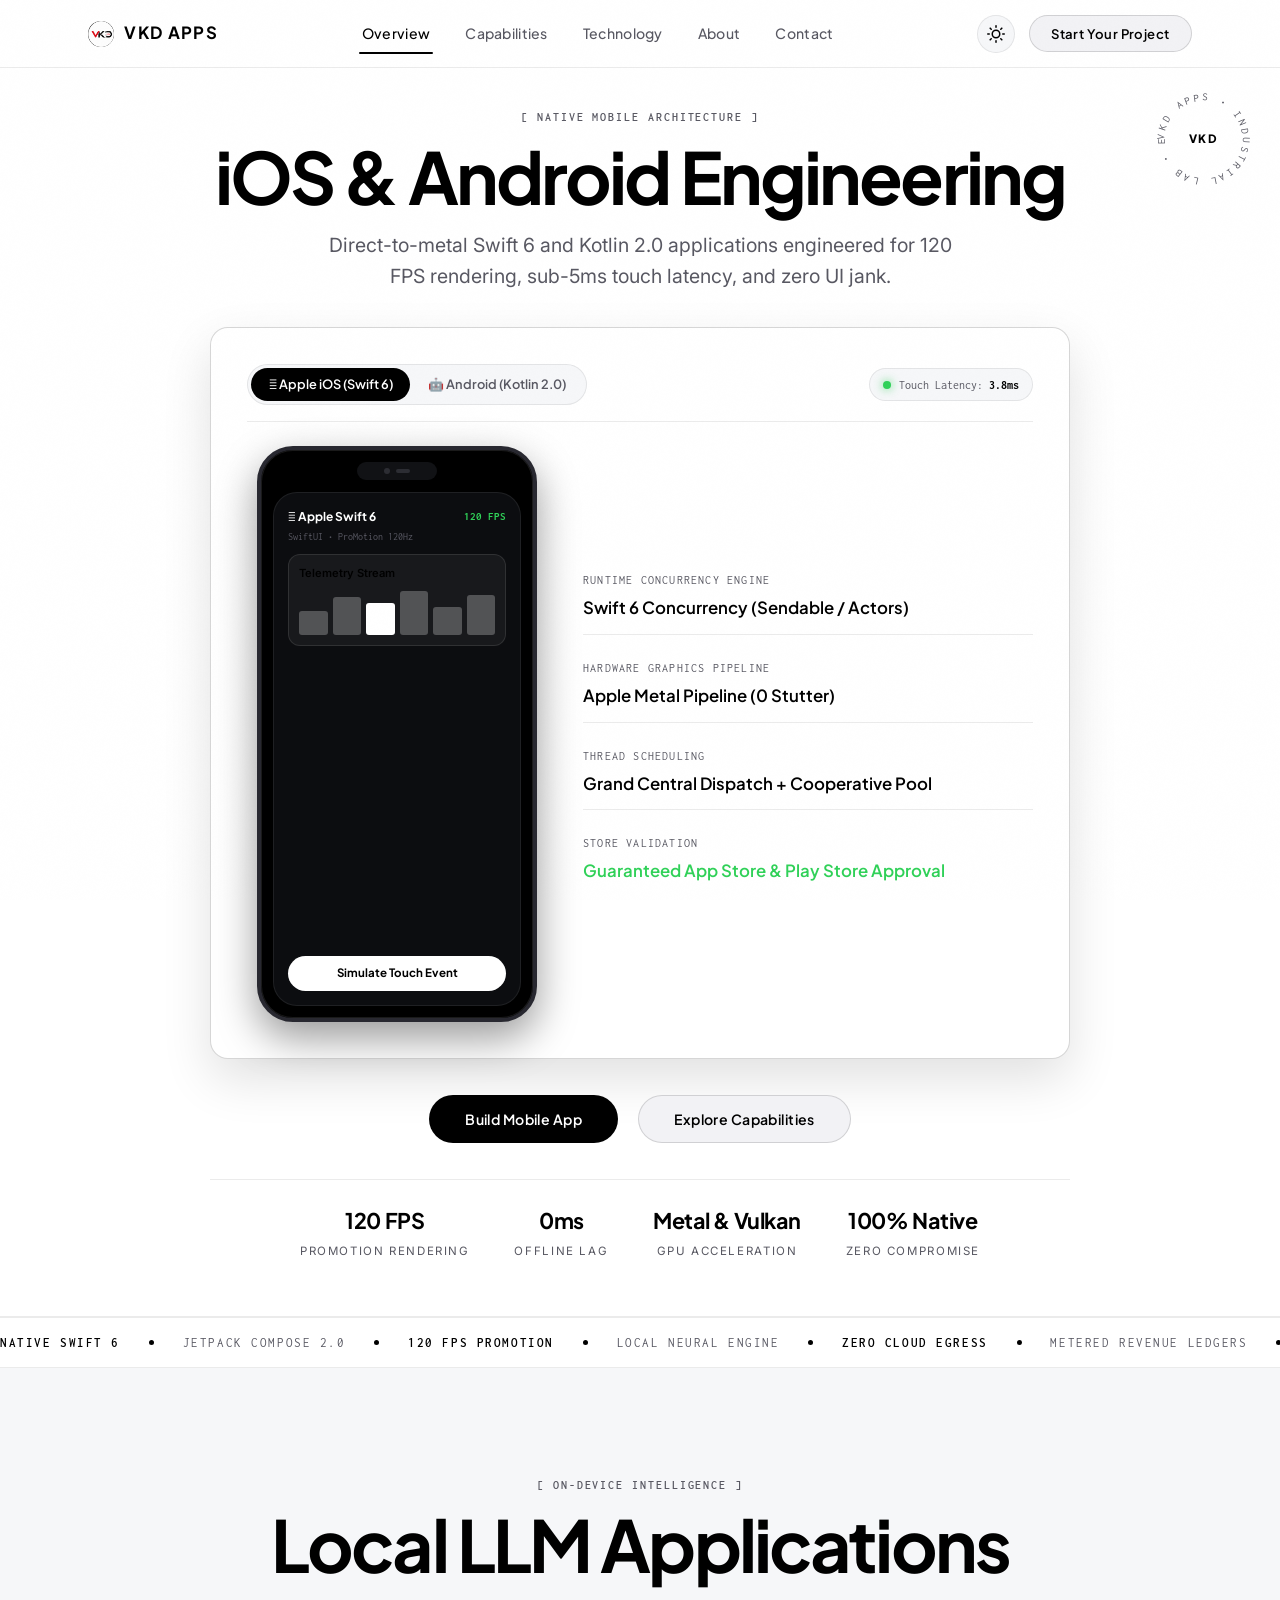
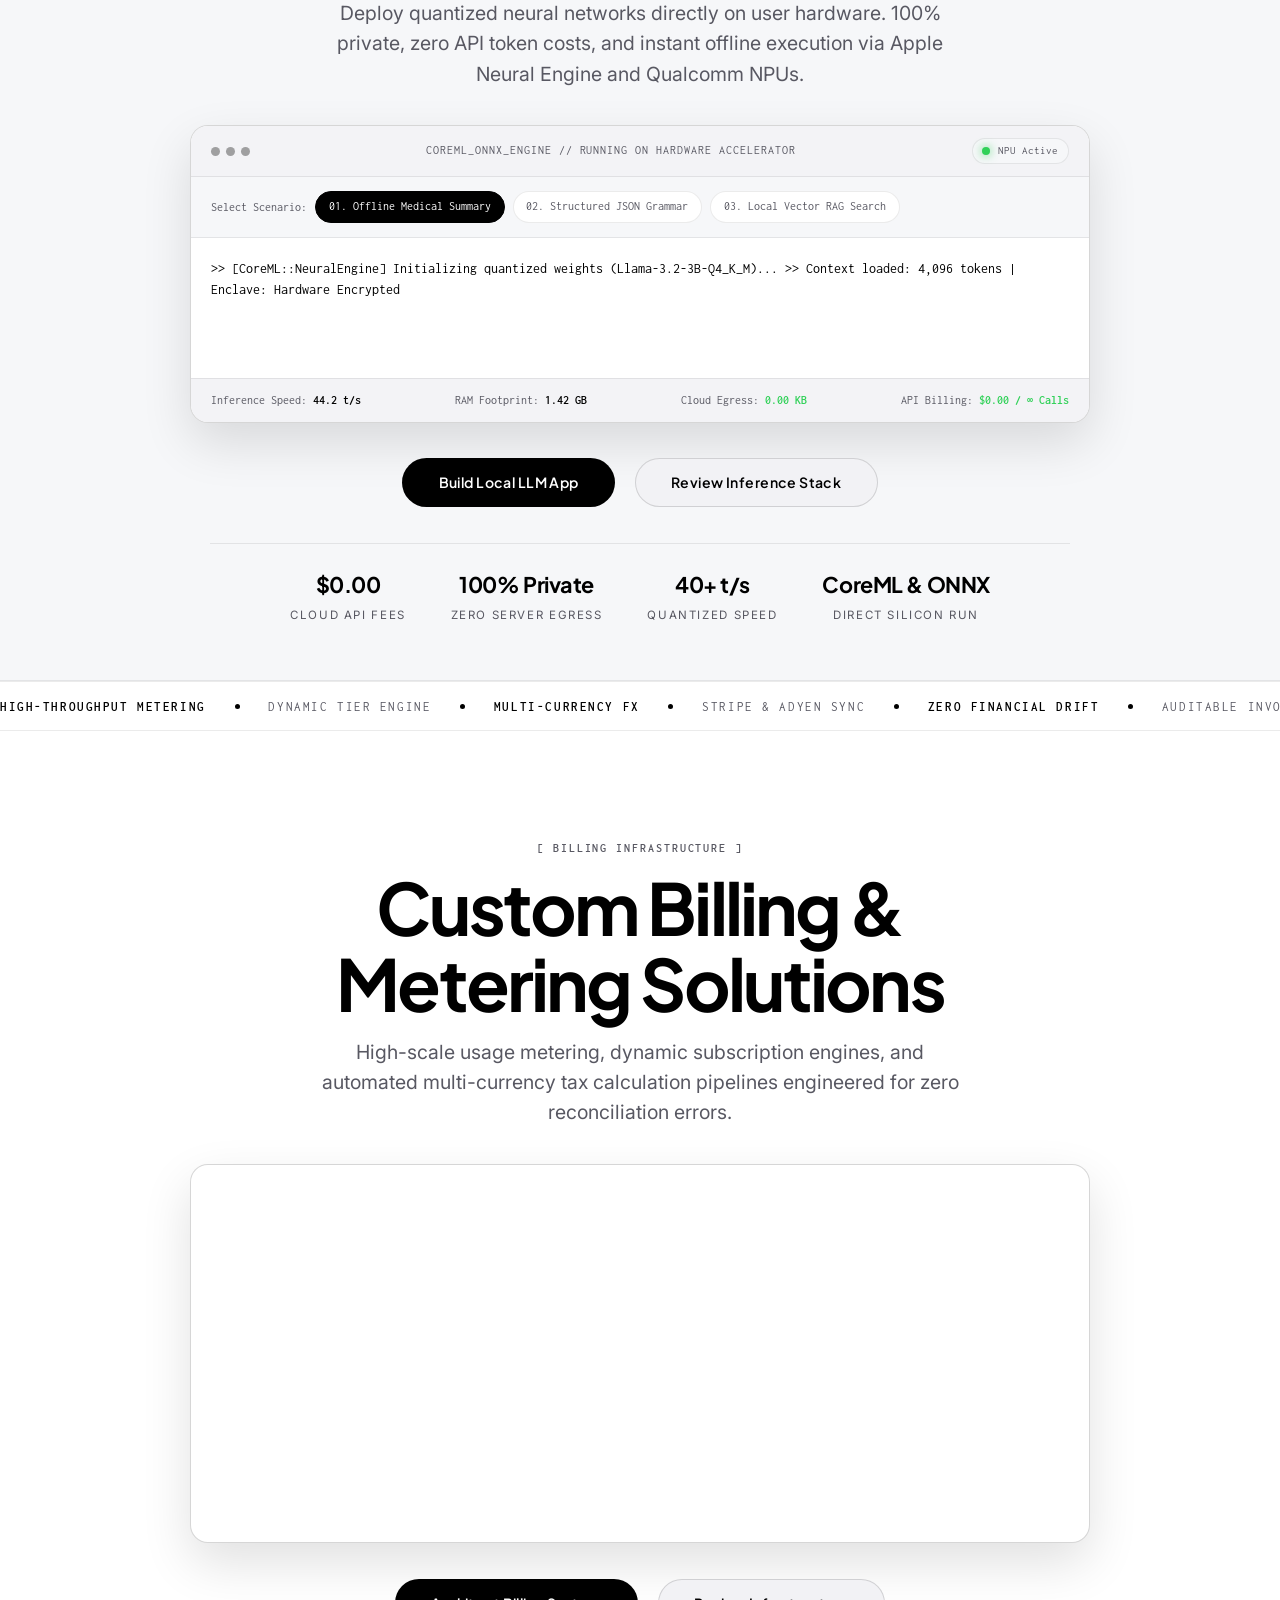
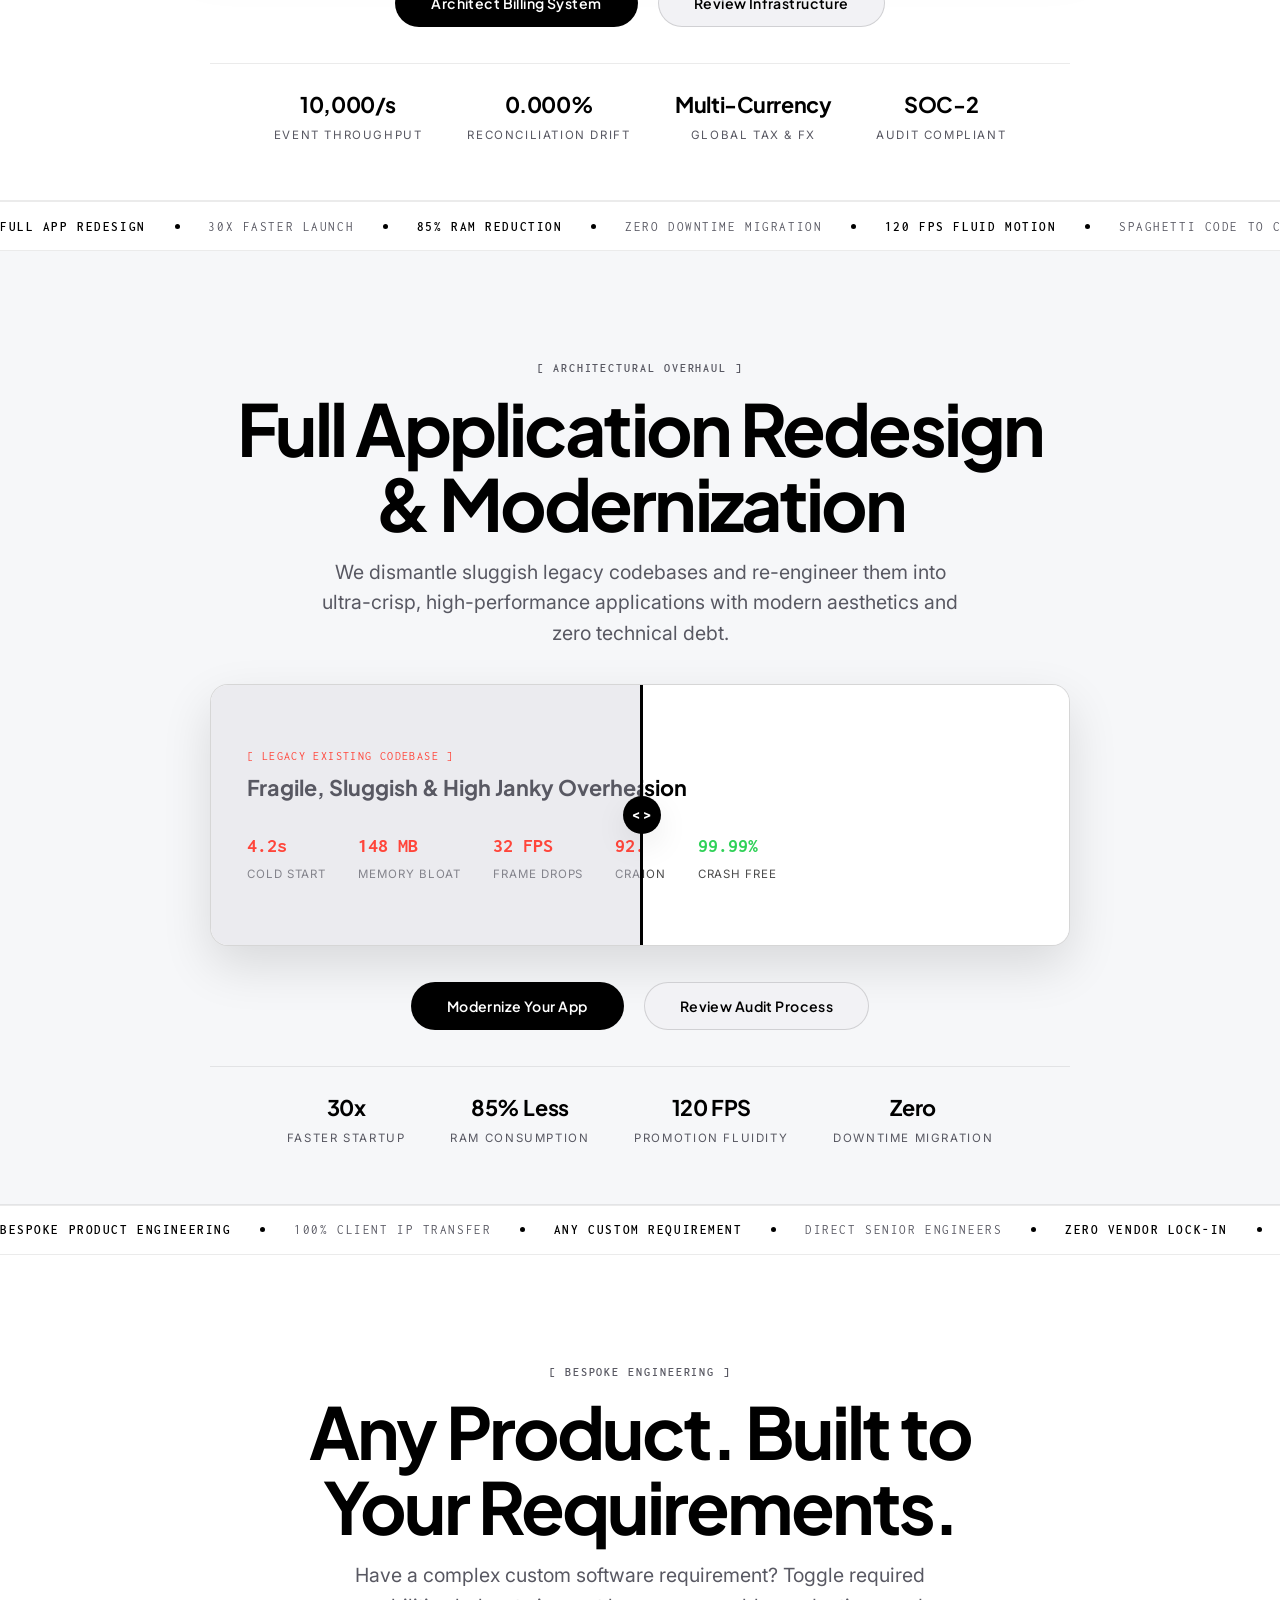
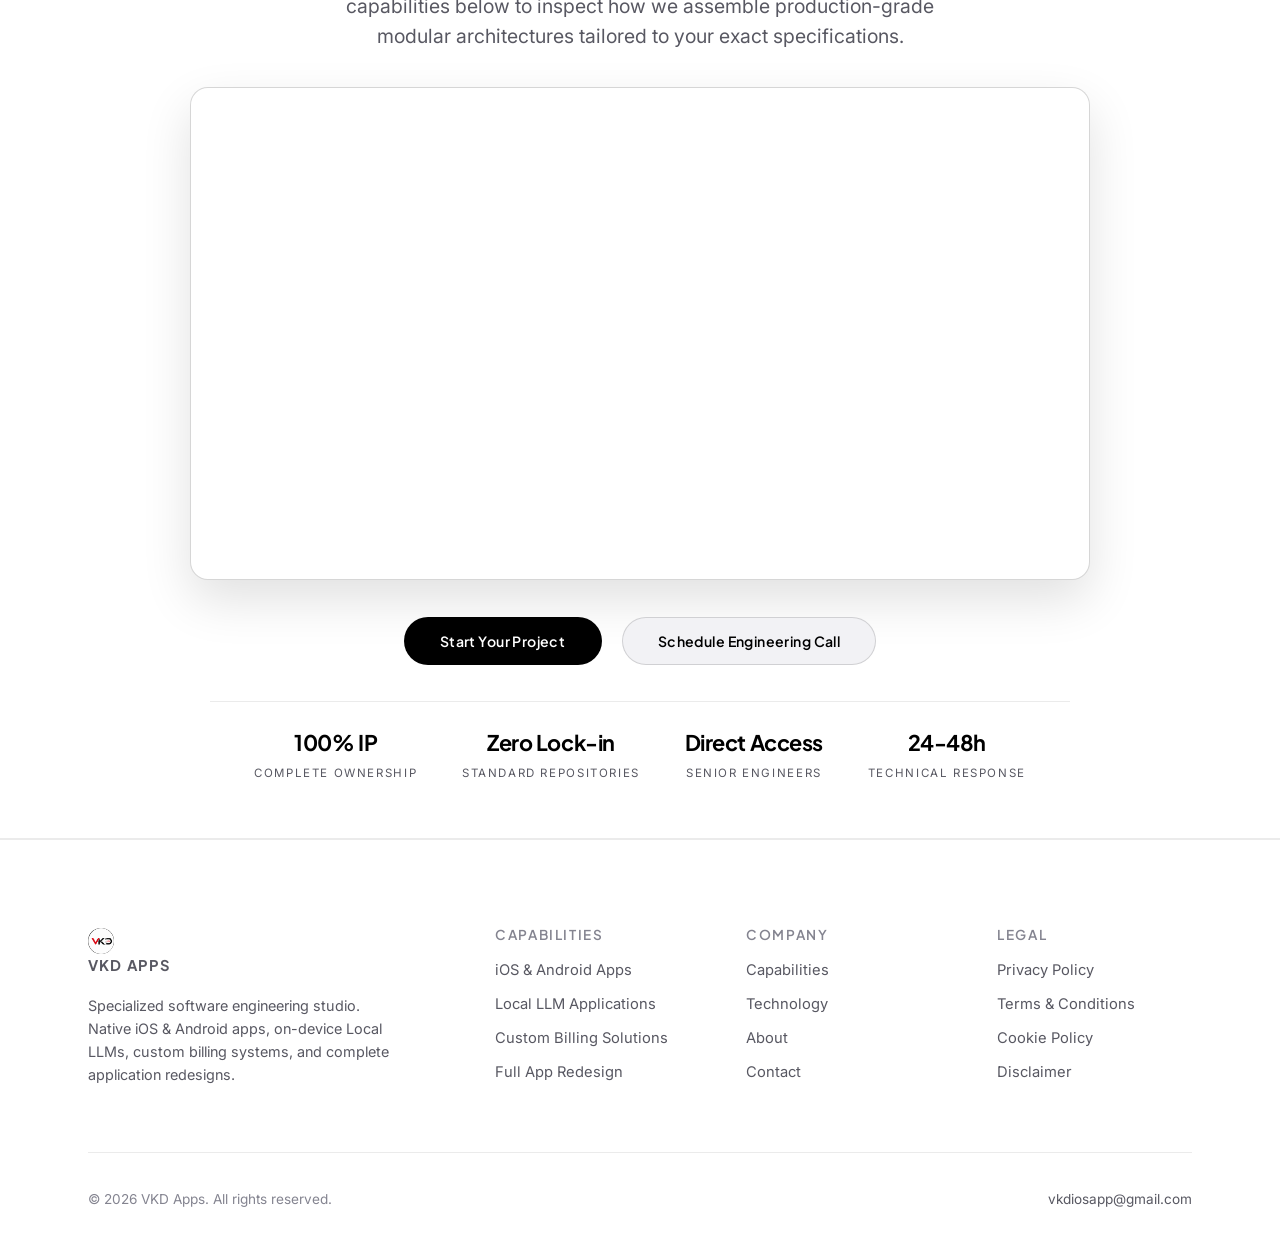
<file: index.html>
<!doctype html>
<html lang="en">
<head>
<meta charset="UTF-8" />
<meta name="viewport" content="width=device-width, initial-scale=1, viewport-fit=cover" />
<title>VKD Apps — iOS &amp; Android Apps, Local LLMs &amp; Custom Billing Systems</title>
<meta name="description" content="VKD Apps engineers high-performance iOS and Android applications, on-device Local LLM apps, custom enterprise billing solutions, and complete app redesigns." />
<meta name="keywords" content="iOS development, Android development, Local LLM apps, on-device AI, custom billing solutions, app redesign, Swift, Kotlin, Flutter" />
<meta name="author" content="VKD Apps" />
<link rel="canonical" href="https://vkdapps.com/" />

<!-- Open Graph -->
<meta property="og:type" content="website" />
<meta property="og:site_name" content="VKD Apps" />
<meta property="og:title" content="VKD Apps — High-Performance Mobile &amp; Systems Engineering" />
<meta property="og:description" content="Native iOS &amp; Android apps, private Local LLM software, custom billing engines, and full app redesigns." />
<meta property="og:url" content="https://vkdapps.com/" />
<meta property="og:image" content="https://vkdapps.com/assets/images/og-cover.jpg" />

<!-- Twitter -->
<meta name="twitter:card" content="summary_large_image" />
<meta name="twitter:title" content="VKD Apps — High-Performance Software Engineering" />
<meta name="twitter:description" content="Native iOS &amp; Android apps, Local LLM software, and custom billing solutions." />
<meta name="twitter:image" content="https://vkdapps.com/assets/images/og-cover.jpg" />

<meta name="theme-color" content="#000000" />
<link rel="icon" href="assets/icons/favicon.svg" type="image/svg+xml" />
<link rel="apple-touch-icon" href="assets/icons/apple-touch-icon.png" />
<link rel="manifest" href="manifest.json" />

<!-- Google Fonts -->
<link rel="preconnect" href="https://fonts.googleapis.com" />
<link rel="preconnect" href="https://fonts.gstatic.com" crossorigin />
<link href="https://fonts.googleapis.com/css2?family=Plus+Jakarta+Sans:wght@400;500;600;700;800&family=Inter:wght@400;500;600&family=Inconsolata:wght@400;600;700&display=swap" rel="stylesheet" />

<script>
  document.documentElement.classList.add("js");
  (function(){
    var t = localStorage.getItem("vkd_theme") || (window.matchMedia("(prefers-color-scheme: light)").matches ? "light" : "dark");
    document.documentElement.setAttribute("data-theme", t);
  })();
</script>

<link rel="stylesheet" href="assets/css/variables.css" />
<link rel="stylesheet" href="assets/css/base.css" />
<link rel="stylesheet" href="assets/css/components.css" />
<link rel="stylesheet" href="assets/css/animations.css" />

<script type="application/ld+json">
{
  "@context": "https://schema.org",
  "@type": "Organization",
  "name": "VKD Apps",
  "url": "https://vkdapps.com",
  "logo": "https://vkdapps.com/assets/icons/logo-512.png",
  "description": "VKD Apps engineers native iOS and Android apps, on-device Local LLM applications, custom billing engines, and complete application redesigns.",
  "address": { "@type": "PostalAddress", "addressCountry": "IN" },
  "email": "vkdiosapp@gmail.com"
}
</script>
</head>
<body>
<a href="#main" class="skip-link">Skip to content</a>

<!-- Floating Paradam-Style Circular Rotating Stamp -->
<div class="rotating-stamp" aria-hidden="true">
  <svg viewBox="0 0 100 100">
    <path id="stampPath" d="M 50, 50 m -37, 0 a 37,37 0 1,1 74,0 a 37,37 0 1,1 -74,0" fill="none"></path>
    <text class="spin-badge">
      <textPath href="#stampPath">VKD APPS • INDUSTRIAL LAB • EST 2024 •</textPath>
    </text>
  </svg>
  <span class="stamp-center">VKD</span>
</div>

<!-- Unified Minimalist Floating Navigation -->
<header class="site-nav">
  <div class="container nav-inner">
    <a href="index.html" class="brand" aria-label="VKD Apps Home">
      <img class="brand-mark" src="assets/icons/logo.png" alt="VKD Apps logo" width="26" height="26" />
      <span>VKD Apps</span>
    </a>
    <nav class="nav-links" aria-label="Main Navigation">
      <a href="index.html" aria-current="page">Overview</a>
      <a href="services.html">Capabilities</a>
      <a href="technology.html">Technology</a>
      <a href="about.html">About</a>
      <a href="contact.html">Contact</a>
    </nav>
    <div class="nav-cta">
      <button class="theme-toggle" type="button" aria-label="Toggle theme" title="Toggle theme">
        <svg class="icon-sun" viewBox="0 0 24 24" aria-hidden="true">
          <circle cx="12" cy="12" r="5"></circle>
          <line x1="12" y1="1" x2="12" y2="3"></line>
          <line x1="12" y1="21" x2="12" y2="23"></line>
          <line x1="4.22" y1="4.22" x2="5.64" y2="5.64"></line>
          <line x1="18.36" y1="18.36" x2="19.78" y2="19.78"></line>
          <line x1="1" y1="12" x2="3" y2="12"></line>
          <line x1="21" y1="12" x2="23" y2="12"></line>
          <line x1="4.22" y1="19.78" x2="5.64" y2="18.36"></line>
          <line x1="18.36" y1="5.64" x2="19.78" y2="4.22"></line>
        </svg>
        <svg class="icon-moon" viewBox="0 0 24 24" aria-hidden="true">
          <path d="M21 12.79A9 9 0 1 1 11.21 3 7 7 0 0 0 21 12.79z"></path>
        </svg>
      </button>
      <a href="contact.html" class="btn btn-secondary btn-sm">Start Your Project</a>
      <button class="nav-toggle" aria-label="Toggle navigation menu" aria-expanded="false" aria-controls="mobileMenu">
        <span></span><span></span><span></span>
      </button>
    </div>
  </div>
</header>

<!-- Mobile Navigation Drawer -->
<div class="mobile-menu" id="mobileMenu" aria-label="Mobile Navigation">
  <a href="index.html" aria-current="page">Overview</a>
  <a href="services.html">Capabilities</a>
  <a href="technology.html">Technology</a>
  <a href="about.html">About</a>
  <a href="contact.html">Contact</a>
  <a href="contact.html" class="btn btn-primary" style="margin-top: 1rem;">Start Your Project</a>
</div>

<main id="main">

  <!-- ============================================================
       SECTION 1: NATIVE IOS & ANDROID APPS (INTERACTIVE SANDBOX)
       ============================================================ -->
  <section class="tesla-viewport-section" id="mobile">
    <div class="tesla-top">
      <span class="eyebrow" data-reveal>[ Native Mobile Architecture ]</span>
      <h1 data-reveal data-delay="60">
        iOS &amp; Android Engineering
      </h1>
      <p class="lead" data-reveal data-delay="120">
        Direct-to-metal Swift 6 and Kotlin 2.0 applications engineered for 120 FPS rendering, sub-5ms touch latency, and zero UI jank.
      </p>
    </div>

    <!-- Centerpiece: Interactive Device Sandbox -->
    <div class="tesla-center" data-reveal data-delay="180">
      <div class="device-sandbox tilt-card">
        <div class="sandbox-controls">
          <div class="platform-pills">
            <button id="pillIos" class="platform-pill active" type="button"> Apple iOS (Swift 6)</button>
            <button id="pillAndroid" class="platform-pill" type="button">🤖 Android (Kotlin 2.0)</button>
          </div>
          <div class="telemetry-chip">
            <span class="beacon-dot active-green"></span>
            <span>Touch Latency: <strong id="sandboxLatencyVal" style="color: var(--text-primary);">3.8ms</strong></span>
          </div>
        </div>

        <div class="sandbox-body">
          <!-- Live Interactive Phone Frame -->
          <div class="phone-frame">
            <div class="phone-notch">
              <span style="width: 6px; height: 6px; border-radius: 50%; background: #2c2d33;"></span>
              <span style="width: 14px; height: 4px; border-radius: 2px; background: #2c2d33;"></span>
            </div>
            <div class="phone-screen">
              <div>
                <div class="screen-app-bar">
                  <span id="sandboxScreenTitle"> Apple Swift 6</span>
                  <span style="font-family: var(--font-mono); font-size: 0.68rem; color: #30d158;">120 FPS</span>
                </div>
                <div style="font-family: var(--font-mono); font-size: 0.65rem; color: var(--text-secondary); margin-top: 3px;" id="sandboxScreenSub">
                  SwiftUI • ProMotion 120Hz
                </div>

                <div class="screen-card">
                  <div style="font-size: 0.7rem; font-weight: 600; color: var(--text-primary);">Telemetry Stream</div>
                  <div class="screen-chart-bars">
                    <div class="chart-bar" style="height: 24px;"></div>
                    <div class="chart-bar" style="height: 38px;"></div>
                    <div class="chart-bar active" style="height: 32px;"></div>
                    <div class="chart-bar" style="height: 44px;"></div>
                    <div class="chart-bar" style="height: 28px;"></div>
                    <div class="chart-bar" style="height: 40px;"></div>
                  </div>
                </div>
              </div>

              <button id="sandboxTouchBtn" class="screen-interactive-btn" type="button">
                Simulate Touch Event
              </button>
            </div>
          </div>

          <!-- Specs Breakdown -->
          <div class="sandbox-specs">
            <div class="spec-row">
              <span class="spec-name">Runtime Concurrency Engine</span>
              <span class="spec-detail" id="sandboxSpecEngine">Swift 6 Concurrency (Sendable / Actors)</span>
            </div>
            <div class="spec-row">
              <span class="spec-name">Hardware Graphics Pipeline</span>
              <span class="spec-detail" id="sandboxSpecGraphics">Apple Metal Pipeline (0 Stutter)</span>
            </div>
            <div class="spec-row">
              <span class="spec-name">Thread Scheduling</span>
              <span class="spec-detail" id="sandboxSpecThreads">Grand Central Dispatch + Cooperative Pool</span>
            </div>
            <div class="spec-row" style="border-bottom: none;">
              <span class="spec-name">Store Validation</span>
              <span class="spec-detail" style="color: #30d158;">Guaranteed App Store &amp; Play Store Approval</span>
            </div>
          </div>
        </div>
      </div>
    </div>

    <div class="tesla-bottom" data-reveal data-delay="240">
      <div class="tesla-actions">
        <a href="contact.html" class="btn btn-primary">Build Mobile App</a>
        <a href="services.html" class="btn btn-secondary">Explore Capabilities</a>
      </div>
      <div class="tesla-specs">
        <div class="spec-item">
          <span class="spec-value">120 FPS</span>
          <span class="spec-label">ProMotion Rendering</span>
        </div>
        <div class="spec-item">
          <span class="spec-value">0ms</span>
          <span class="spec-label">Offline Lag</span>
        </div>
        <div class="spec-item">
          <span class="spec-value">Metal &amp; Vulkan</span>
          <span class="spec-label">GPU Acceleration</span>
        </div>
        <div class="spec-item">
          <span class="spec-value">100% Native</span>
          <span class="spec-label">Zero Compromise</span>
        </div>
      </div>
    </div>
  </section>

  <!-- Marquee Ticker 1 -->
  <div class="marquee-strip" aria-hidden="true">
    <div class="marquee-track">
      <div class="marquee-item"><strong>NATIVE SWIFT 6</strong><span class="dot"></span></div>
      <div class="marquee-item">JETPACK COMPOSE 2.0<span class="dot"></span></div>
      <div class="marquee-item"><strong>120 FPS PROMOTION</strong><span class="dot"></span></div>
      <div class="marquee-item">LOCAL NEURAL ENGINE<span class="dot"></span></div>
      <div class="marquee-item"><strong>ZERO CLOUD EGRESS</strong><span class="dot"></span></div>
      <div class="marquee-item">METERED REVENUE LEDGERS<span class="dot"></span></div>
      <div class="marquee-item"><strong>BESPOKE ARCHITECTURE</strong><span class="dot"></span></div>
      <!-- Duplicate for seamless loop -->
      <div class="marquee-item"><strong>NATIVE SWIFT 6</strong><span class="dot"></span></div>
      <div class="marquee-item">JETPACK COMPOSE 2.0<span class="dot"></span></div>
      <div class="marquee-item"><strong>120 FPS PROMOTION</strong><span class="dot"></span></div>
      <div class="marquee-item">LOCAL NEURAL ENGINE<span class="dot"></span></div>
      <div class="marquee-item"><strong>ZERO CLOUD EGRESS</strong><span class="dot"></span></div>
      <div class="marquee-item">METERED REVENUE LEDGERS<span class="dot"></span></div>
      <div class="marquee-item"><strong>BESPOKE ARCHITECTURE</strong><span class="dot"></span></div>
    </div>
  </div>

  <!-- ============================================================
       SECTION 2: LOCAL LLM APPLICATIONS (INTERACTIVE TERMINAL)
       ============================================================ -->
  <section class="tesla-viewport-section" id="local-llm" style="background: var(--bg-secondary);">
    <div class="tesla-top">
      <span class="eyebrow" data-reveal>[ On-Device Intelligence ]</span>
      <h2 data-reveal data-delay="60">
        Local LLM Applications
      </h2>
      <p class="lead" data-reveal data-delay="120">
        Deploy quantized neural networks directly on user hardware. 100% private, zero API token costs, and instant offline execution via Apple Neural Engine and Qualcomm NPUs.
      </p>
    </div>

    <!-- Centerpiece: Interactive Neural Terminal Sandbox -->
    <div class="tesla-center" data-reveal data-delay="180">
      <div class="neural-terminal tilt-card">
        <div class="terminal-header">
          <div class="terminal-dots">
            <span></span><span></span><span></span>
          </div>
          <span class="terminal-title">COREML_ONNX_ENGINE // RUNNING ON HARDWARE ACCELERATOR</span>
          <span class="telemetry-chip" style="padding: 0.2rem 0.6rem; font-size: 0.7rem;">
            <span class="beacon-dot active-green"></span> NPU Active
          </span>
        </div>

        <div class="terminal-prompts">
          <span style="font-family: var(--font-mono); font-size: 0.72rem; color: var(--text-secondary); align-self: center;">Select Scenario:</span>
          <button class="terminal-prompt-btn active" data-scenario="summary" type="button">01. Offline Medical Summary</button>
          <button class="terminal-prompt-btn" data-scenario="json" type="button">02. Structured JSON Grammar</button>
          <button class="terminal-prompt-btn" data-scenario="rag" type="button">03. Local Vector RAG Search</button>
        </div>

        <div class="terminal-body" id="terminalOutput">
          <!-- Populated by JavaScript typewriter -->
        </div>

        <div class="terminal-meta-bar">
          <div>Inference Speed: <span class="meta-metric" id="tokensSecVal">44.2 t/s</span></div>
          <div>RAM Footprint: <span class="meta-metric" id="ramFootprintVal">1.42 GB</span></div>
          <div>Cloud Egress: <span class="meta-metric" id="cloudEgressVal" style="color: #30d158;">0.00 KB (Offline)</span></div>
          <div>API Billing: <span class="meta-metric" style="color: #30d158;">$0.00 / ∞ Calls</span></div>
        </div>
      </div>
    </div>

    <div class="tesla-bottom" data-reveal data-delay="240">
      <div class="tesla-actions">
        <a href="contact.html" class="btn btn-primary">Build Local LLM App</a>
        <a href="technology.html" class="btn btn-secondary">Review Inference Stack</a>
      </div>
      <div class="tesla-specs">
        <div class="spec-item">
          <span class="spec-value">$0.00</span>
          <span class="spec-label">Cloud API Fees</span>
        </div>
        <div class="spec-item">
          <span class="spec-value">100% Private</span>
          <span class="spec-label">Zero Server Egress</span>
        </div>
        <div class="spec-item">
          <span class="spec-value">40+ t/s</span>
          <span class="spec-label">Quantized Speed</span>
        </div>
        <div class="spec-item">
          <span class="spec-value">CoreML &amp; ONNX</span>
          <span class="spec-label">Direct Silicon Run</span>
        </div>
      </div>
    </div>
  </section>

  <!-- Marquee Ticker 2 -->
  <div class="marquee-strip" aria-hidden="true">
    <div class="marquee-track">
      <div class="marquee-item"><strong>HIGH-THROUGHPUT METERING</strong><span class="dot"></span></div>
      <div class="marquee-item">DYNAMIC TIER ENGINE<span class="dot"></span></div>
      <div class="marquee-item"><strong>MULTI-CURRENCY FX</strong><span class="dot"></span></div>
      <div class="marquee-item">STRIPE &amp; ADYEN SYNC<span class="dot"></span></div>
      <div class="marquee-item"><strong>ZERO FINANCIAL DRIFT</strong><span class="dot"></span></div>
      <div class="marquee-item">AUDITABLE INVOICE PIPELINES<span class="dot"></span></div>
      <!-- Duplicate -->
      <div class="marquee-item"><strong>HIGH-THROUGHPUT METERING</strong><span class="dot"></span></div>
      <div class="marquee-item">DYNAMIC TIER ENGINE<span class="dot"></span></div>
      <div class="marquee-item"><strong>MULTI-CURRENCY FX</strong><span class="dot"></span></div>
      <div class="marquee-item">STRIPE &amp; ADYEN SYNC<span class="dot"></span></div>
      <div class="marquee-item"><strong>ZERO FINANCIAL DRIFT</strong><span class="dot"></span></div>
      <div class="marquee-item">AUDITABLE INVOICE PIPELINES<span class="dot"></span></div>
    </div>
  </div>

  <!-- ============================================================
       SECTION 3: CUSTOM BILLING SOLUTIONS (INTERACTIVE PIPELINE)
       ============================================================ -->
  <section class="tesla-viewport-section" id="billing">
    <div class="tesla-top">
      <span class="eyebrow" data-reveal>[ Billing Infrastructure ]</span>
      <h2 data-reveal data-delay="60">
        Custom Billing &amp; Metering Solutions
      </h2>
      <p class="lead" data-reveal data-delay="120">
        High-scale usage metering, dynamic subscription engines, and automated multi-currency tax calculation pipelines engineered for zero reconciliation errors.
      </p>
    </div>

    <!-- Centerpiece: Interactive Billing Pipeline -->
    <div class="tesla-center" data-reveal data-delay="180">
      <div class="billing-pipeline tilt-card">
        <div style="display: flex; justify-content: space-between; align-items: center; border-bottom: 1px solid var(--border-subtle); padding-bottom: var(--space-sm);">
          <span style="font-family: var(--font-mono); font-size: 0.78rem; color: var(--text-secondary);">METERED_PIPELINE // EVENT_LEDGER_STREAM</span>
          <span class="telemetry-chip">
            <span class="beacon-dot active-green"></span> Stream Active
          </span>
        </div>

        <div class="pipeline-diagram">
          <div class="pipeline-track">
            <div class="packet-pulse"></div>
          </div>

          <div class="pipeline-node" id="pnode1">
            <div class="node-label">01. INGESTION</div>
            <div class="node-title">Event Collector</div>
            <div class="node-metric">&gt; 10,000 req/sec</div>
          </div>

          <div class="pipeline-node" id="pnode2">
            <div class="node-label">02. METERING</div>
            <div class="node-title">Sliding Window Aggregator</div>
            <div class="node-metric">Sub-millisecond State</div>
          </div>

          <div class="pipeline-node" id="pnode3">
            <div class="node-label">03. PRICING</div>
            <div class="node-title">Tier &amp; Currency Engine</div>
            <div class="node-metric">130+ Currencies</div>
          </div>

          <div class="pipeline-node" id="pnode4">
            <div class="node-label">04. SETTLEMENT</div>
            <div class="node-title">Automated Invoice</div>
            <div class="node-metric">Stripe / Tax Sync</div>
          </div>
        </div>

        <div class="pipeline-actions-row">
          <div>
            <div style="font-family: var(--font-mono); font-size: 0.72rem; color: var(--text-secondary); text-transform: uppercase;">Aggregated Volume:</div>
            <div class="pipeline-ticker" id="pipelineEventCount">1,489,200 events</div>
          </div>
          <div>
            <div style="font-family: var(--font-mono); font-size: 0.72rem; color: var(--text-secondary); text-transform: uppercase;">Audit Reconciliation:</div>
            <div class="pipeline-ticker" id="pipelineDriftStatus" style="color: #30d158;">0.000% Drift (Verified)</div>
          </div>
          <button id="emitEventsBtn" class="btn btn-secondary btn-sm" type="button">
            + Emit 5,000 Usage Events
          </button>
        </div>
      </div>
    </div>

    <div class="tesla-bottom" data-reveal data-delay="240">
      <div class="tesla-actions">
        <a href="contact.html" class="btn btn-primary">Architect Billing System</a>
        <a href="services.html" class="btn btn-secondary">Review Infrastructure</a>
      </div>
      <div class="tesla-specs">
        <div class="spec-item">
          <span class="spec-value">10,000/s</span>
          <span class="spec-label">Event Throughput</span>
        </div>
        <div class="spec-item">
          <span class="spec-value">0.000%</span>
          <span class="spec-label">Reconciliation Drift</span>
        </div>
        <div class="spec-item">
          <span class="spec-value">Multi-Currency</span>
          <span class="spec-label">Global Tax &amp; FX</span>
        </div>
        <div class="spec-item">
          <span class="spec-value">SOC-2</span>
          <span class="spec-label">Audit Compliant</span>
        </div>
      </div>
    </div>
  </section>

  <!-- Marquee Ticker 3 -->
  <div class="marquee-strip" aria-hidden="true">
    <div class="marquee-track">
      <div class="marquee-item"><strong>FULL APP REDESIGN</strong><span class="dot"></span></div>
      <div class="marquee-item">30X FASTER LAUNCH<span class="dot"></span></div>
      <div class="marquee-item"><strong>85% RAM REDUCTION</strong><span class="dot"></span></div>
      <div class="marquee-item">ZERO DOWNTIME MIGRATION<span class="dot"></span></div>
      <div class="marquee-item"><strong>120 FPS FLUID MOTION</strong><span class="dot"></span></div>
      <div class="marquee-item">SPAGHETTI CODE TO CLEAN ARCHITECTURE<span class="dot"></span></div>
      <!-- Duplicate -->
      <div class="marquee-item"><strong>FULL APP REDESIGN</strong><span class="dot"></span></div>
      <div class="marquee-item">30X FASTER LAUNCH<span class="dot"></span></div>
      <div class="marquee-item"><strong>85% RAM REDUCTION</strong><span class="dot"></span></div>
      <div class="marquee-item">ZERO DOWNTIME MIGRATION<span class="dot"></span></div>
      <div class="marquee-item"><strong>120 FPS FLUID MOTION</strong><span class="dot"></span></div>
      <div class="marquee-item">SPAGHETTI CODE TO CLEAN ARCHITECTURE<span class="dot"></span></div>
    </div>
  </div>

  <!-- ============================================================
       SECTION 4: FULL APP REDESIGN (INTERACTIVE SPLIT SLIDER)
       ============================================================ -->
  <section class="tesla-viewport-section" id="redesign" style="background: var(--bg-secondary);">
    <div class="tesla-top">
      <span class="eyebrow" data-reveal>[ Architectural Overhaul ]</span>
      <h2 data-reveal data-delay="60">
        Full Application Redesign &amp; Modernization
      </h2>
      <p class="lead" data-reveal data-delay="120">
        We dismantle sluggish legacy codebases and re-engineer them into ultra-crisp, high-performance applications with modern aesthetics and zero technical debt.
      </p>
    </div>

    <!-- Centerpiece: Interactive Draggable Split Slider -->
    <div class="tesla-center" data-reveal data-delay="180">
      <div class="split-compare tilt-card">
        <div class="compare-container">
          <!-- Left: Legacy App Profile -->
          <div class="compare-panel legacy">
            <span class="compare-tag" style="color: #ff453a;">[ Legacy Existing Codebase ]</span>
            <div class="compare-title">Fragile, Sluggish &amp; High Janky Overhead</div>
            <div class="compare-metrics-row">
              <div class="compare-metric-col">
                <span class="num" style="color: #ff453a;">4.2s</span>
                <span class="lbl">Cold Start</span>
              </div>
              <div class="compare-metric-col">
                <span class="num" style="color: #ff453a;">148 MB</span>
                <span class="lbl">Memory Bloat</span>
              </div>
              <div class="compare-metric-col">
                <span class="num" style="color: #ff453a;">32 FPS</span>
                <span class="lbl">Frame Drops</span>
              </div>
              <div class="compare-metric-col">
                <span class="num" style="color: #ff453a;">92.4%</span>
                <span class="lbl">Crash Free</span>
              </div>
            </div>
          </div>

          <!-- Right: VKD Rebuilt Profile (Clipped dynamically by slider handle) -->
          <div class="compare-panel modern">
            <span class="compare-tag" style="color: #30d158;">[ VKD Re-Engineered Architecture ]</span>
            <div class="compare-title">Direct-to-Silicon 120 FPS Native Precision</div>
            <div class="compare-metrics-row">
              <div class="compare-metric-col">
                <span class="num" style="color: #30d158;">0.14s</span>
                <span class="lbl">Instant Launch</span>
              </div>
              <div class="compare-metric-col">
                <span class="num" style="color: #30d158;">22 MB</span>
                <span class="lbl">RAM Footprint</span>
              </div>
              <div class="compare-metric-col">
                <span class="num" style="color: #30d158;">120 FPS</span>
                <span class="lbl">Locked ProMotion</span>
              </div>
              <div class="compare-metric-col">
                <span class="num" style="color: #30d158;">99.99%</span>
                <span class="lbl">Crash Free</span>
              </div>
            </div>
          </div>

          <!-- Draggable Slider Handle -->
          <div class="compare-handle" aria-label="Drag to compare legacy versus modernized code">
            <div class="compare-handle-knob">&lt; &gt;</div>
          </div>
        </div>
      </div>
    </div>

    <div class="tesla-bottom" data-reveal data-delay="240">
      <div class="tesla-actions">
        <a href="contact.html" class="btn btn-primary">Modernize Your App</a>
        <a href="services.html" class="btn btn-secondary">Review Audit Process</a>
      </div>
      <div class="tesla-specs">
        <div class="spec-item">
          <span class="spec-value">30x</span>
          <span class="spec-label">Faster Startup</span>
        </div>
        <div class="spec-item">
          <span class="spec-value">85% Less</span>
          <span class="spec-label">RAM Consumption</span>
        </div>
        <div class="spec-item">
          <span class="spec-value">120 FPS</span>
          <span class="spec-label">ProMotion Fluidity</span>
        </div>
        <div class="spec-item">
          <span class="spec-value">Zero</span>
          <span class="spec-label">Downtime Migration</span>
        </div>
      </div>
    </div>
  </section>

  <!-- Marquee Ticker 4 -->
  <div class="marquee-strip" aria-hidden="true">
    <div class="marquee-track">
      <div class="marquee-item"><strong>BESPOKE PRODUCT ENGINEERING</strong><span class="dot"></span></div>
      <div class="marquee-item">100% CLIENT IP TRANSFER<span class="dot"></span></div>
      <div class="marquee-item"><strong>ANY CUSTOM REQUIREMENT</strong><span class="dot"></span></div>
      <div class="marquee-item">DIRECT SENIOR ENGINEERS<span class="dot"></span></div>
      <div class="marquee-item"><strong>ZERO VENDOR LOCK-IN</strong><span class="dot"></span></div>
      <div class="marquee-item">PRODUCTION HARDENED<span class="dot"></span></div>
      <!-- Duplicate -->
      <div class="marquee-item"><strong>BESPOKE PRODUCT ENGINEERING</strong><span class="dot"></span></div>
      <div class="marquee-item">100% CLIENT IP TRANSFER<span class="dot"></span></div>
      <div class="marquee-item"><strong>ANY CUSTOM REQUIREMENT</strong><span class="dot"></span></div>
      <div class="marquee-item">DIRECT SENIOR ENGINEERS<span class="dot"></span></div>
      <div class="marquee-item"><strong>ZERO VENDOR LOCK-IN</strong><span class="dot"></span></div>
      <div class="marquee-item">PRODUCTION HARDENED<span class="dot"></span></div>
    </div>
  </div>

  <!-- ============================================================
       SECTION 5: BESPOKE PRODUCT DEVELOPMENT (INTERACTIVE MATRIX)
       ============================================================ -->
  <section class="tesla-viewport-section">
    <div class="tesla-top">
      <span class="eyebrow" data-reveal>[ Bespoke Engineering ]</span>
      <h2 data-reveal data-delay="60">
        Any Product. Built to Your Requirements.
      </h2>
      <p class="lead" data-reveal data-delay="120">
        Have a complex custom software requirement? Toggle required capabilities below to inspect how we assemble production-grade modular architectures tailored to your exact specifications.
      </p>
    </div>

    <!-- Centerpiece: Interactive Architecture Stack Matrix -->
    <div class="tesla-center" data-reveal data-delay="180">
      <div class="blueprint-matrix tilt-card">
        <div style="font-family: var(--font-mono); font-size: 0.76rem; color: var(--text-secondary); margin-bottom: 0.6rem;">
          CLICK REQUIREMENTS TO COMPOSE ARCHITECTURE STACK:
        </div>

        <div class="matrix-chips">
          <button class="matrix-chip active" data-layer="ui" type="button">✦ Biometric Authentication</button>
          <button class="matrix-chip active" data-layer="logic" type="button">✦ Local AI Core</button>
          <button class="matrix-chip" data-layer="sync" type="button">✦ Air-Gapped Offline Sync</button>
          <button class="matrix-chip active" data-layer="hardware" type="button">✦ BLE Hardware Peripheral</button>
          <button class="matrix-chip" data-layer="billing" type="button">✦ Metered Usage Engine</button>
        </div>

        <div class="matrix-stack">
          <div class="stack-layer highlight" data-layer-type="ui">
            <span class="layer-name">01. Presentation &amp; Interaction</span>
            <span class="layer-spec">SwiftUI 6 / Jetpack Compose • FaceID / Fingerprint Cryptographic Prompts</span>
          </div>
          <div class="stack-layer highlight" data-layer-type="logic">
            <span class="layer-name">02. Neural &amp; Domain Engine</span>
            <span class="layer-spec">Apple Neural Engine CoreML / Kotlin Multiplatform State Machines</span>
          </div>
          <div class="stack-layer" data-layer-type="sync">
            <span class="layer-name">03. Persistence &amp; Cryptographic Vault</span>
            <span class="layer-spec">Encrypted SQLCipher • CRDT Conflict-Free Replicated State Sync</span>
          </div>
          <div class="stack-layer highlight" data-layer-type="hardware">
            <span class="layer-name">04. Hardware Peripheral Link</span>
            <span class="layer-spec">CoreBluetooth Low Energy • Low-Latency Peripheral Protocol Buffers</span>
          </div>
          <div class="stack-layer" data-layer-type="billing">
            <span class="layer-name">05. Usage Metering &amp; Ledger Pipeline</span>
            <span class="layer-spec">High-Throughput Metering • Multi-Currency Ledger • Cryptographic Audit Sync</span>
          </div>
        </div>
      </div>
    </div>

    <div class="tesla-bottom" data-reveal data-delay="240">
      <div class="tesla-actions">
        <a href="contact.html" class="btn btn-primary">Start Your Project</a>
        <a href="contact.html" class="btn btn-secondary">Schedule Engineering Call</a>
      </div>
      <div class="tesla-specs">
        <div class="spec-item">
          <span class="spec-value">100% IP</span>
          <span class="spec-label">Complete Ownership</span>
        </div>
        <div class="spec-item">
          <span class="spec-value">Zero Lock-in</span>
          <span class="spec-label">Standard Repositories</span>
        </div>
        <div class="spec-item">
          <span class="spec-value">Direct Access</span>
          <span class="spec-label">Senior Engineers</span>
        </div>
        <div class="spec-item">
          <span class="spec-value">24-48h</span>
          <span class="spec-label">Technical Response</span>
        </div>
      </div>
    </div>
  </section>

</main>

<!-- Tesla-Style Minimalist Footer -->
<footer class="site-footer">
  <div class="container">
    <div class="footer-grid">
      <div class="footer-col">
        <a href="index.html" class="brand" style="margin-bottom: var(--space-sm);">
          <img class="brand-mark" src="assets/icons/logo.png" alt="VKD Apps logo" width="26" height="26" />
          <span>VKD Apps</span>
        </a>
        <p style="max-width: 34ch; line-height: 1.6; font-size: 0.9rem;">
          Specialized software engineering studio. Native iOS &amp; Android apps, on-device Local LLMs, custom billing systems, and complete application redesigns.
        </p>
      </div>

      <div class="footer-col">
        <h4>Capabilities</h4>
        <a href="#mobile">iOS &amp; Android Apps</a>
        <a href="#local-llm">Local LLM Applications</a>
        <a href="#billing">Custom Billing Solutions</a>
        <a href="#redesign">Full App Redesign</a>
      </div>

      <div class="footer-col">
        <h4>Company</h4>
        <a href="services.html">Capabilities</a>
        <a href="technology.html">Technology</a>
        <a href="about.html">About</a>
        <a href="contact.html">Contact</a>
      </div>

      <div class="footer-col">
        <h4>Legal</h4>
        <a href="privacy-policy.html">Privacy Policy</a>
        <a href="terms-and-conditions.html">Terms &amp; Conditions</a>
        <a href="cookie-policy.html">Cookie Policy</a>
        <a href="disclaimer.html">Disclaimer</a>
      </div>
    </div>

    <div class="footer-bottom">
      <span>&copy; <span data-year>2026</span> VKD Apps. All rights reserved.</span>
      <div class="footer-social">
        <a href="mailto:vkdiosapp@gmail.com">vkdiosapp@gmail.com</a>
      </div>
    </div>
  </div>
</footer>

<script src="assets/js/main.js"></script>
</body>
</html>
</file>
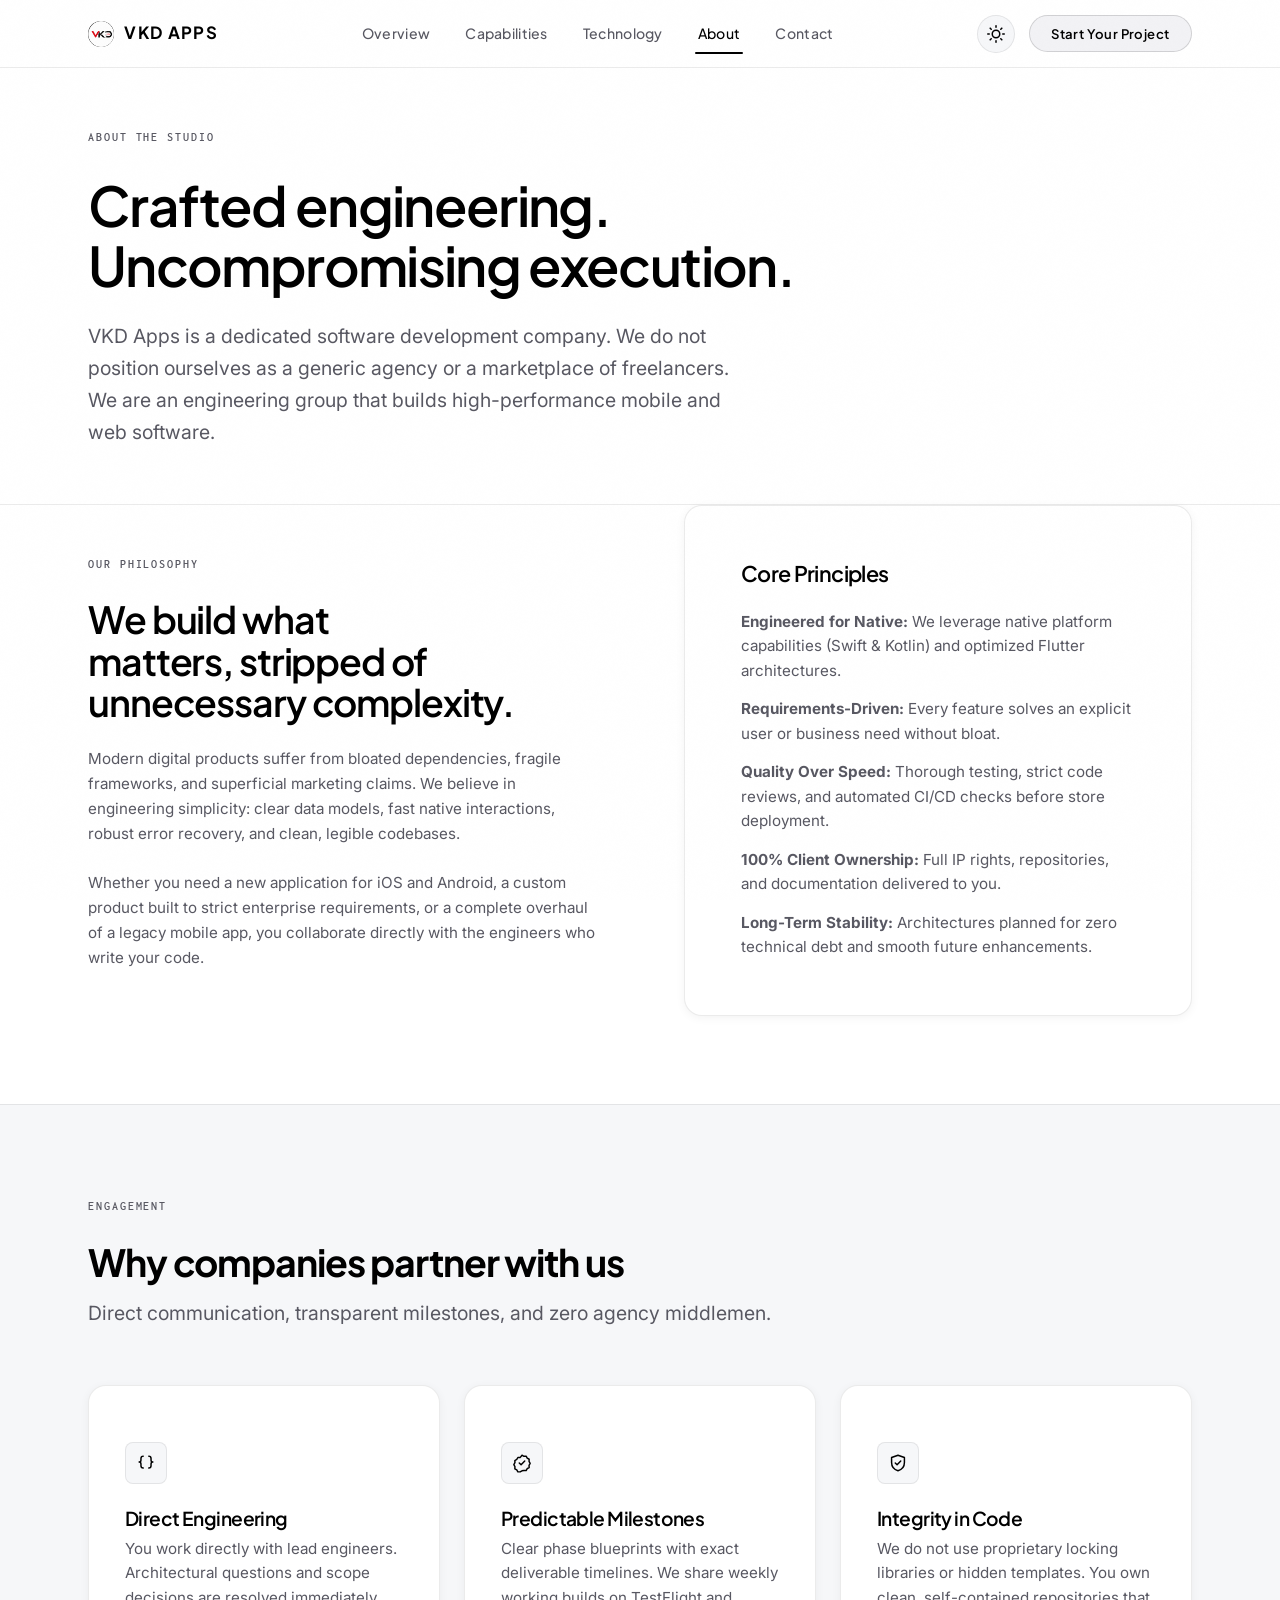
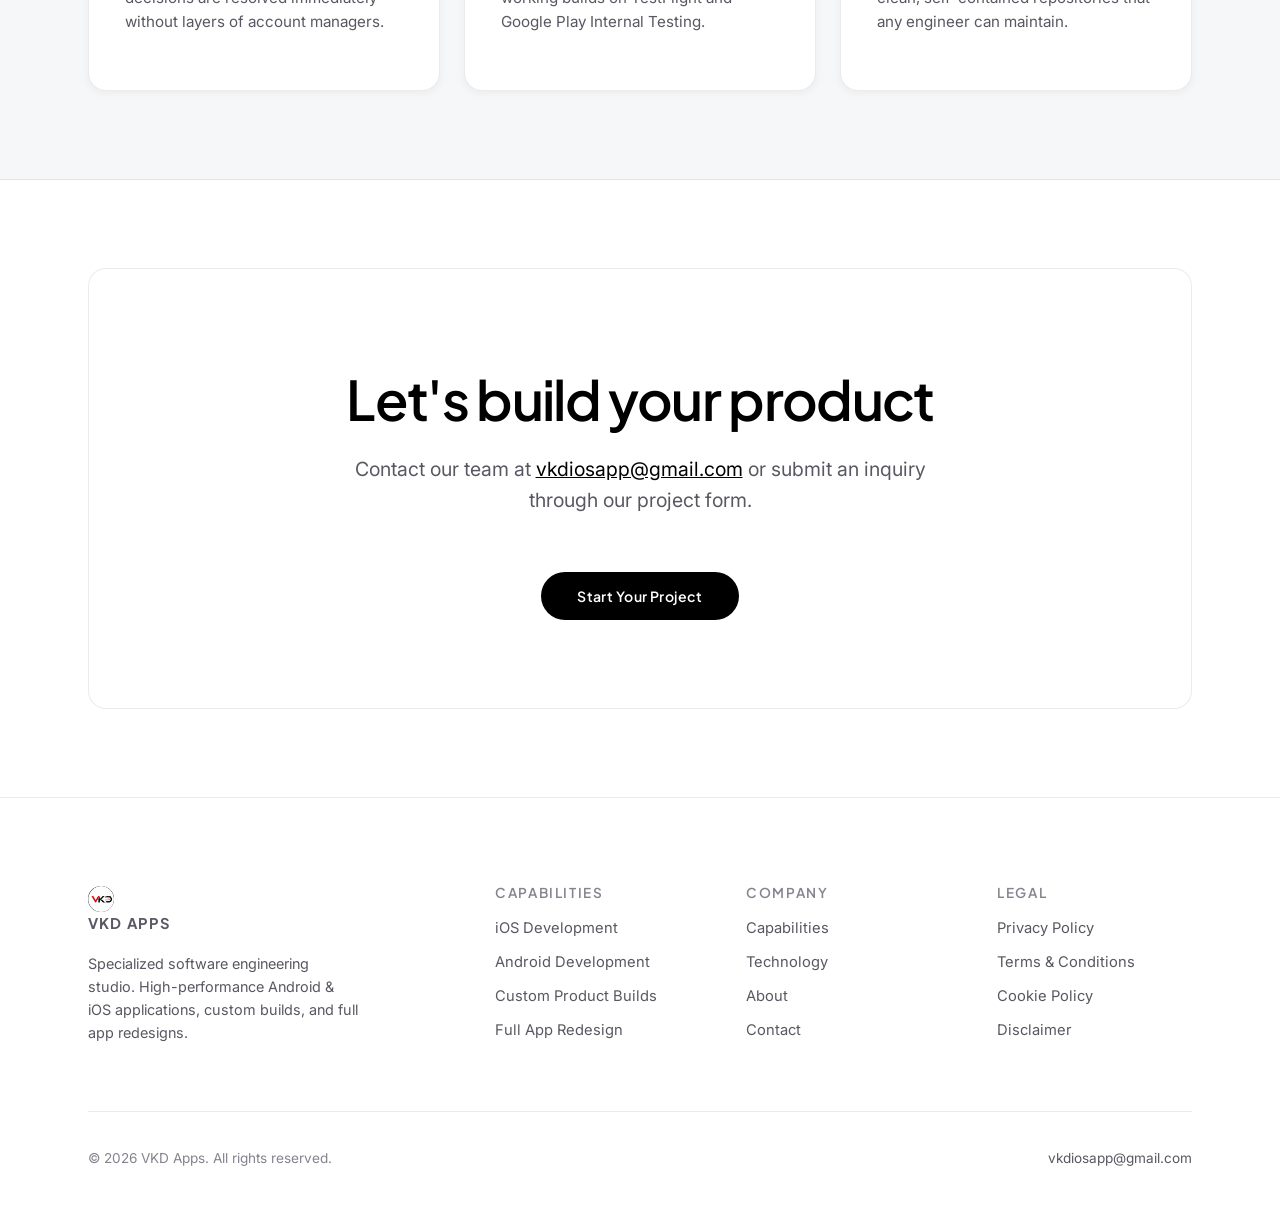
<file: about.html>
<!doctype html>
<html lang="en">
<head>
<meta charset="UTF-8" />
<meta name="viewport" content="width=device-width, initial-scale=1, viewport-fit=cover" />
<title>About VKD Apps — Engineering Culture &amp; Philosophy</title>
<meta name="description" content="VKD Apps is a specialized software engineering studio. We partner with founders, businesses, and enterprises to build iOS and Android apps, custom products, and full redesigns." />
<link rel="canonical" href="https://vkdapps.com/about.html" />

<!-- Open Graph -->
<meta property="og:type" content="website" />
<meta property="og:site_name" content="VKD Apps" />
<meta property="og:title" content="About VKD Apps" />
<meta property="og:description" content="Our engineering culture, values, and focus." />
<meta property="og:url" content="https://vkdapps.com/about.html" />
<meta property="og:image" content="https://vkdapps.com/assets/images/og-cover.jpg" />

<meta name="theme-color" content="#000000" />
<link rel="icon" href="assets/icons/favicon.svg" type="image/svg+xml" />
<link rel="apple-touch-icon" href="assets/icons/apple-touch-icon.png" />
<link rel="manifest" href="manifest.json" />

<!-- Google Fonts -->
<link rel="preconnect" href="https://fonts.googleapis.com" />
<link rel="preconnect" href="https://fonts.gstatic.com" crossorigin />
<link href="https://fonts.googleapis.com/css2?family=Plus+Jakarta+Sans:wght@400;500;600;700;800&family=Inter:wght@400;500;600&family=Inconsolata:wght@400;600;700&display=swap" rel="stylesheet" />

<script>
  document.documentElement.classList.add("js");
  (function(){
    var t = localStorage.getItem("vkd_theme") || (window.matchMedia("(prefers-color-scheme: light)").matches ? "light" : "dark");
    document.documentElement.setAttribute("data-theme", t);
  })();
</script>

<link rel="stylesheet" href="assets/css/variables.css" />
<link rel="stylesheet" href="assets/css/base.css" />
<link rel="stylesheet" href="assets/css/components.css" />
<link rel="stylesheet" href="assets/css/animations.css" />
</head>
<body>
<a href="#main" class="skip-link">Skip to content</a>

<!-- Navigation Header -->
<header class="site-nav">
  <div class="container nav-inner">
    <a href="index.html" class="brand" aria-label="VKD Apps Home">
      <img class="brand-mark" src="assets/icons/logo.png" alt="VKD Apps logo" width="28" height="28" />
      <span>VKD Apps</span>
    </a>
    <nav class="nav-links" aria-label="Main Navigation">
      <a href="index.html">Overview</a>
      <a href="services.html">Capabilities</a>
      <a href="technology.html">Technology</a>
      <a href="about.html" aria-current="page">About</a>
      <a href="contact.html">Contact</a>
    </nav>
    <div class="nav-cta">
      <button class="theme-toggle" type="button" aria-label="Toggle theme" title="Toggle theme">
        <svg class="icon-sun" viewBox="0 0 24 24" aria-hidden="true">
          <circle cx="12" cy="12" r="5"></circle>
          <line x1="12" y1="1" x2="12" y2="3"></line>
          <line x1="12" y1="21" x2="12" y2="23"></line>
          <line x1="4.22" y1="4.22" x2="5.64" y2="5.64"></line>
          <line x1="18.36" y1="18.36" x2="19.78" y2="19.78"></line>
          <line x1="1" y1="12" x2="3" y2="12"></line>
          <line x1="21" y1="12" x2="23" y2="12"></line>
          <line x1="4.22" y1="19.78" x2="5.64" y2="18.36"></line>
          <line x1="18.36" y1="5.64" x2="19.78" y2="4.22"></line>
        </svg>
        <svg class="icon-moon" viewBox="0 0 24 24" aria-hidden="true">
          <path d="M21 12.79A9 9 0 1 1 11.21 3 7 7 0 0 0 21 12.79z"></path>
        </svg>
      </button>
      <a href="contact.html" class="btn btn-secondary btn-sm">Start Your Project</a>
      <button class="nav-toggle" aria-label="Toggle navigation menu" aria-expanded="false" aria-controls="mobileMenu">
        <span></span><span></span><span></span>
      </button>
    </div>
  </div>
</header>

<!-- Mobile Navigation Drawer -->
<div class="mobile-menu" id="mobileMenu" aria-label="Mobile Navigation">
  <a href="index.html">Overview</a>
  <a href="services.html">Capabilities</a>
  <a href="technology.html">Technology</a>
  <a href="about.html">About</a>
  <a href="contact.html">Contact</a>
  <a href="contact.html" class="btn btn-primary">Start Your Project</a>
</div>

<main id="main">
  <!-- Page Hero -->
  <section class="page-hero">
    <div class="container">
      <span class="eyebrow" data-reveal>About the Studio</span>
      <h1 data-reveal data-delay="70">
        Crafted engineering. Uncompromising execution.
      </h1>
      <p class="lead" data-reveal data-delay="140">
        VKD Apps is a dedicated software development company. We do not position ourselves as a generic agency or a marketplace of freelancers. We are an engineering group that builds high-performance mobile and web software.
      </p>
    </div>
  </section>

  <!-- Mission & Ethos -->
  <section class="section-pad" style="padding-top: 0;">
    <div class="container">
      <div class="grid grid-2" style="align-items: center; gap: var(--space-2xl);">
        <div data-reveal>
          <span class="eyebrow">Our Philosophy</span>
          <h2 style="font-size: var(--fs-h2); margin-top: var(--space-xs); margin-bottom: var(--space-md); color: var(--text-primary);">
            We build what matters, stripped of unnecessary complexity.
          </h2>
          <p style="color: var(--text-secondary); line-height: 1.65; margin-bottom: var(--space-md);">
            Modern digital products suffer from bloated dependencies, fragile frameworks, and superficial marketing claims. We believe in engineering simplicity: clear data models, fast native interactions, robust error recovery, and clean, legible codebases.
          </p>
          <p style="color: var(--text-secondary); line-height: 1.65;">
            Whether you need a new application for iOS and Android, a custom product built to strict enterprise requirements, or a complete overhaul of a legacy mobile app, you collaborate directly with the engineers who write your code.
          </p>
        </div>

        <div class="card" data-reveal data-delay="120" style="padding: var(--space-xl);">
          <h3 style="font-size: 1.35rem; margin-bottom: var(--space-md); color: var(--text-primary);">
            Core Principles
          </h3>
          <ul style="display: flex; flex-direction: column; gap: 0.9rem; color: var(--text-secondary); font-size: 0.95rem;">
            <li><strong>Engineered for Native:</strong> We leverage native platform capabilities (Swift &amp; Kotlin) and optimized Flutter architectures.</li>
            <li><strong>Requirements-Driven:</strong> Every feature solves an explicit user or business need without bloat.</li>
            <li><strong>Quality Over Speed:</strong> Thorough testing, strict code reviews, and automated CI/CD checks before store deployment.</li>
            <li><strong>100% Client Ownership:</strong> Full IP rights, repositories, and documentation delivered to you.</li>
            <li><strong>Long-Term Stability:</strong> Architectures planned for zero technical debt and smooth future enhancements.</li>
          </ul>
        </div>
      </div>
    </div>
  </section>

  <!-- Transparent Engagement -->
  <section class="section-pad" style="background: var(--bg-secondary); border-top: 1px solid var(--border-subtle); border-bottom: 1px solid var(--border-subtle);">
    <div class="container">
      <div class="section-head" data-reveal>
        <span class="eyebrow">Engagement</span>
        <h2>Why companies partner with us</h2>
        <p>Direct communication, transparent milestones, and zero agency middlemen.</p>
      </div>

      <div class="grid grid-3" data-stagger>
        <div class="card">
          <div class="card-icon"><svg aria-hidden="true"><use href="assets/icons/sprite.svg#i-braces"></use></svg></div>
          <h3 style="font-size: 1.2rem; margin-bottom: 0.5rem; color: var(--text-primary);">Direct Engineering</h3>
          <p style="color: var(--text-secondary); font-size: 0.95rem; line-height: 1.6;">You work directly with lead engineers. Architectural questions and scope decisions are resolved immediately without layers of account managers.</p>
        </div>

        <div class="card">
          <div class="card-icon"><svg aria-hidden="true"><use href="assets/icons/sprite.svg#i-check-badge"></use></svg></div>
          <h3 style="font-size: 1.2rem; margin-bottom: 0.5rem; color: var(--text-primary);">Predictable Milestones</h3>
          <p style="color: var(--text-secondary); font-size: 0.95rem; line-height: 1.6;">Clear phase blueprints with exact deliverable timelines. We share weekly working builds on TestFlight and Google Play Internal Testing.</p>
        </div>

        <div class="card">
          <div class="card-icon"><svg aria-hidden="true"><use href="assets/icons/sprite.svg#i-shield"></use></svg></div>
          <h3 style="font-size: 1.2rem; margin-bottom: 0.5rem; color: var(--text-primary);">Integrity in Code</h3>
          <p style="color: var(--text-secondary); font-size: 0.95rem; line-height: 1.6;">We do not use proprietary locking libraries or hidden templates. You own clean, self-contained repositories that any engineer can maintain.</p>
        </div>
      </div>
    </div>
  </section>

  <!-- CTA -->
  <section class="section-pad">
    <div class="container">
      <div class="glass" style="padding: var(--space-2xl) var(--space-lg); text-align: center;" data-reveal>
        <h2 style="font-size: var(--fs-h1); margin-top: var(--space-xs); color: var(--text-primary);">Let's build your product</h2>
        <p style="color: var(--text-secondary); font-size: var(--fs-lead); max-width: 600px; margin: var(--space-md) auto 0; line-height: 1.6;">
          Contact our team at <a href="mailto:vkdiosapp@gmail.com" style="color: var(--text-primary); text-decoration: underline;">vkdiosapp@gmail.com</a> or submit an inquiry through our project form.
        </p>
        <div style="margin-top: var(--space-xl);">
          <a href="contact.html" class="btn btn-primary">Start Your Project</a>
        </div>
      </div>
    </div>
  </section>
</main>

<!-- Footer -->
<footer class="site-footer">
  <div class="container">
    <div class="footer-grid">
      <div class="footer-col">
        <a href="index.html" class="brand" style="margin-bottom: var(--space-sm);">
          <img class="brand-mark" src="assets/icons/logo.png" alt="VKD Apps logo" width="28" height="28" />
          <span>VKD Apps</span>
        </a>
        <p style="max-width: 32ch; line-height: 1.6; font-size: 0.9rem;">
          Specialized software engineering studio. High-performance Android &amp; iOS applications, custom builds, and full app redesigns.
        </p>
      </div>

      <div class="footer-col">
        <h4>Capabilities</h4>
        <a href="services.html">iOS Development</a>
        <a href="services.html">Android Development</a>
        <a href="services.html">Custom Product Builds</a>
        <a href="services.html">Full App Redesign</a>
      </div>

      <div class="footer-col">
        <h4>Company</h4>
        <a href="services.html">Capabilities</a>
        <a href="technology.html">Technology</a>
        <a href="about.html">About</a>
        <a href="contact.html">Contact</a>
      </div>

      <div class="footer-col">
        <h4>Legal</h4>
        <a href="privacy-policy.html">Privacy Policy</a>
        <a href="terms-and-conditions.html">Terms &amp; Conditions</a>
        <a href="cookie-policy.html">Cookie Policy</a>
        <a href="disclaimer.html">Disclaimer</a>
      </div>
    </div>

    <div class="footer-bottom">
      <span>&copy; <span data-year>2026</span> VKD Apps. All rights reserved.</span>
      <div class="footer-social">
        <a href="mailto:vkdiosapp@gmail.com">vkdiosapp@gmail.com</a>
      </div>
    </div>
  </div>
</footer>

<script src="assets/js/main.js"></script>
</body>
</html>
</file>
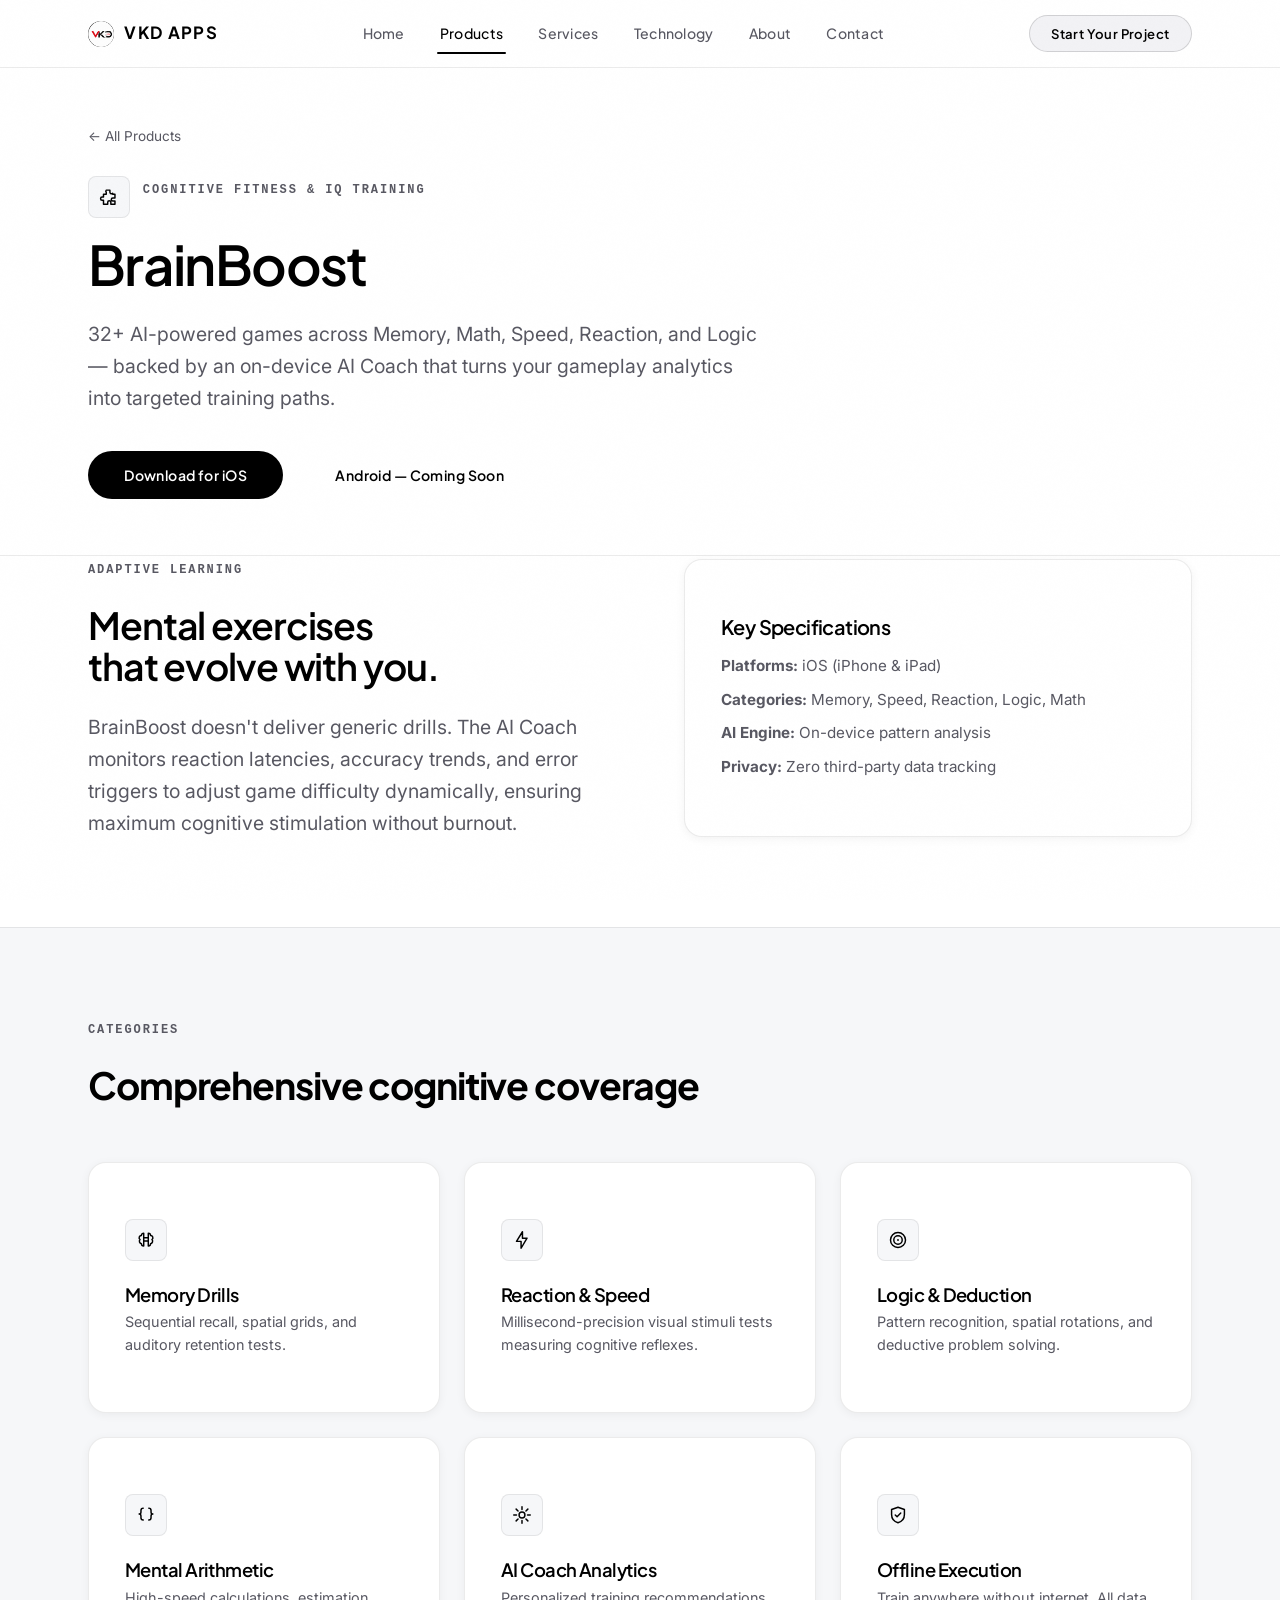
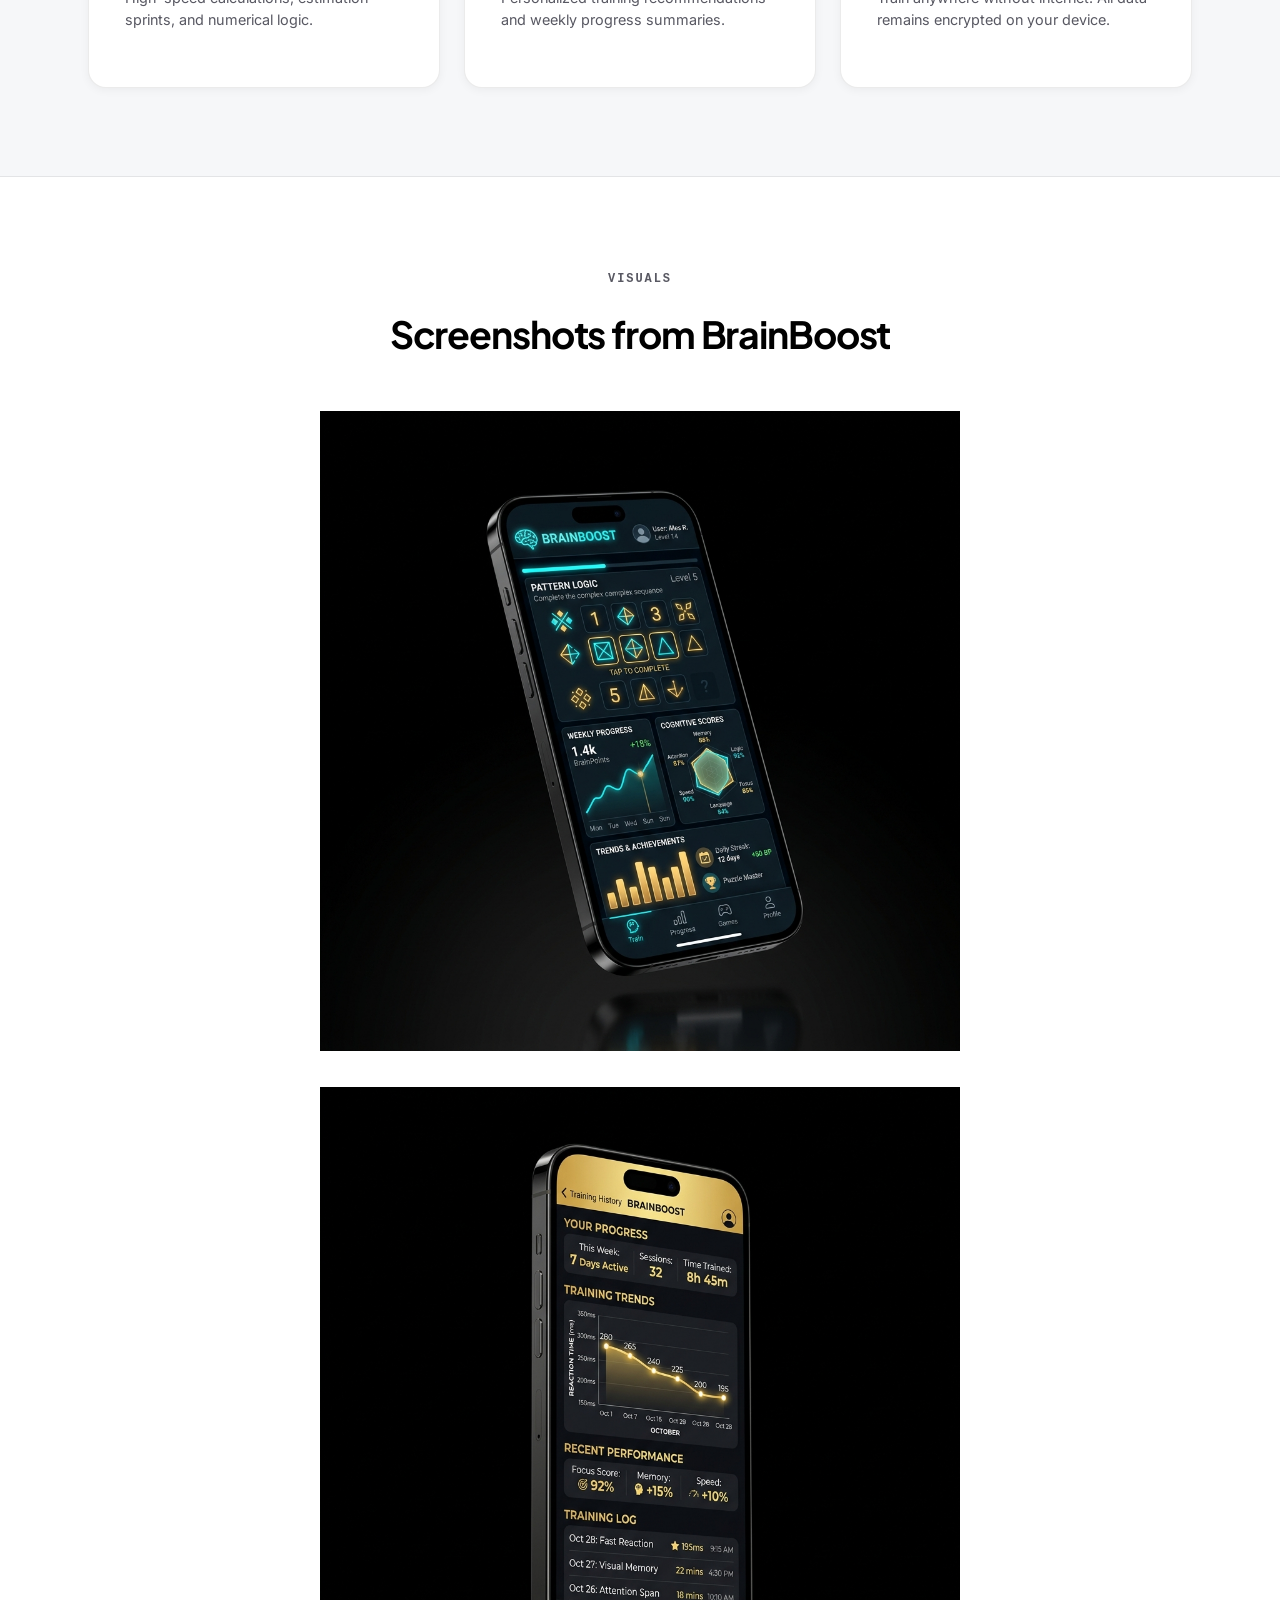
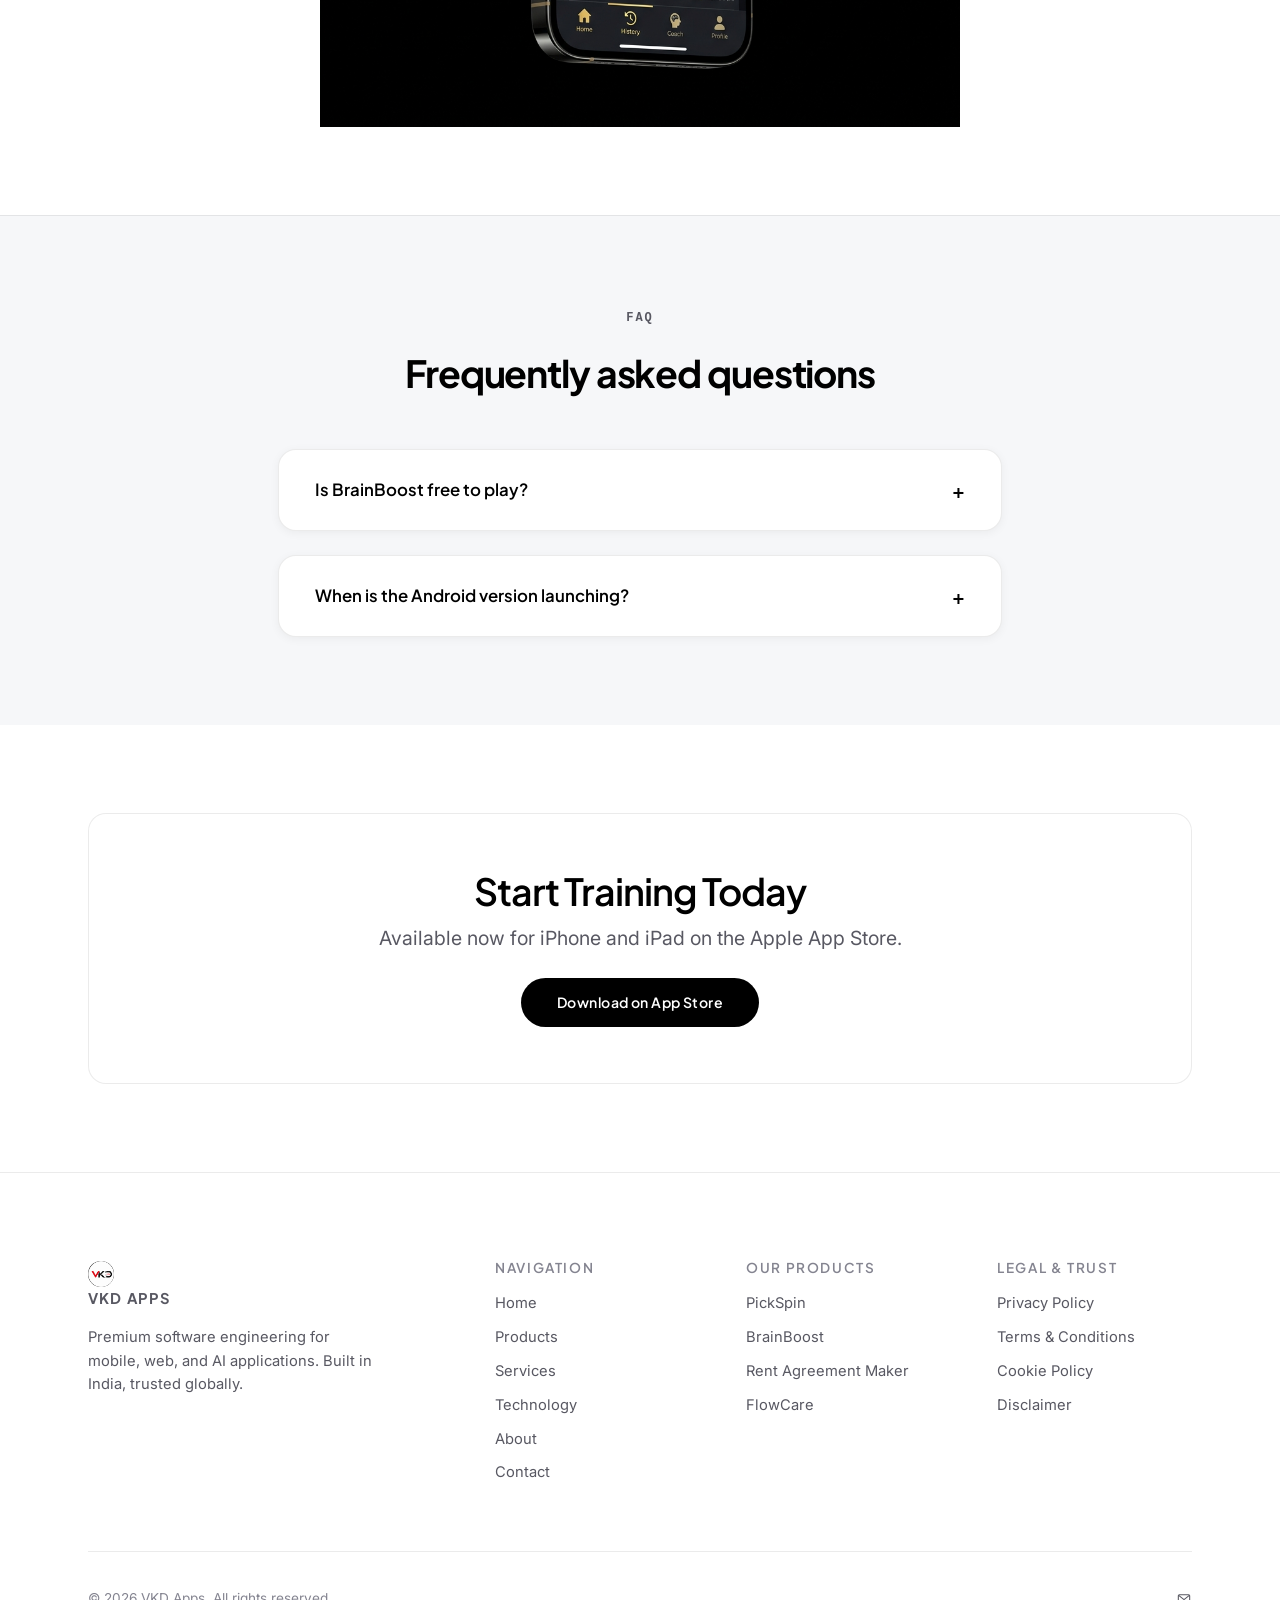
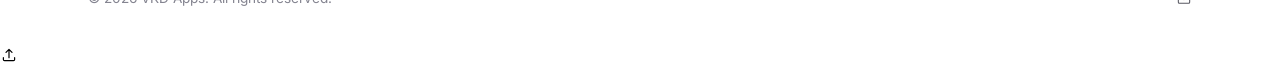
<file: brainboost.html>
<!doctype html>
<html lang="en">
<head>
<meta charset="UTF-8" />
<meta name="viewport" content="width=device-width, initial-scale=1, viewport-fit=cover" />
<title>BrainBoost — Cognitive Fitness &amp; IQ Training | VKD Apps</title>
<meta name="description" content="BrainBoost — 32+ AI-powered brain training games and a private AI Coach that tailors daily exercises based on cognitive analytics. Free on iOS." />
<link rel="canonical" href="https://vkdapps.com/brainboost.html" />

<!-- Open Graph -->
<meta property="og:type" content="website" />
<meta property="og:site_name" content="VKD Apps" />
<meta property="og:title" content="BrainBoost — Memory, Focus &amp; IQ Training" />
<meta property="og:description" content="32+ AI-powered brain training games plus an adaptive AI Coach. Free on iOS, Android coming soon." />
<meta property="og:url" content="https://vkdapps.com/brainboost.html" />
<meta property="og:image" content="https://vkdapps.com/assets/images/og-cover.jpg" />

<!-- Twitter -->
<meta name="twitter:card" content="summary_large_image" />
<meta name="twitter:image" content="https://vkdapps.com/assets/images/og-cover.jpg" />

<meta name="theme-color" content="#07080a" />
<link rel="icon" href="assets/icons/favicon.svg" type="image/svg+xml" />
<link rel="apple-touch-icon" href="assets/icons/apple-touch-icon.png" />
<link rel="manifest" href="manifest.json" />

<!-- Google Fonts -->
<link rel="preconnect" href="https://fonts.googleapis.com" />
<link rel="preconnect" href="https://fonts.gstatic.com" crossorigin />
<link href="https://fonts.googleapis.com/css2?family=Plus+Jakarta+Sans:wght@400;500;600;700;800&family=Inter:wght@400;500;600&display=swap" rel="stylesheet" />

<script>document.documentElement.classList.add("js");</script>

<link rel="stylesheet" href="assets/css/variables.css" />
<link rel="stylesheet" href="assets/css/base.css" />
<link rel="stylesheet" href="assets/css/components.css" />
<link rel="stylesheet" href="assets/css/animations.css" />

<script type="application/ld+json">
{
  "@context": "https://schema.org",
  "@type": "SoftwareApplication",
  "name": "BrainBoost",
  "url": "https://vkdapps.com/brainboost.html",
  "description": "BrainBoost offers 32+ AI-powered brain training games across Reaction, Memory, Math, Visual, and Logic, plus an AI Coach with personalized performance reports.",
  "applicationCategory": "EntertainmentApplication",
  "operatingSystem": "iOS",
  "installUrl": "https://apps.apple.com/in/app/brain-boost-ai-powered/id6758626335",
  "offers": { "@type": "Offer", "price": "0", "priceCurrency": "USD" },
  "publisher": { "@type": "Organization", "name": "VKD Apps", "url": "https://vkdapps.com" }
}
</script>
</head>
<body>
<a href="#main" class="skip-link">Skip to content</a>

<div class="noise-layer" aria-hidden="true"></div>
<div class="scroll-progress" aria-hidden="true"></div>

<!-- Site Navigation -->
<header class="site-nav">
  <div class="container nav-inner">
    <a href="index.html" class="brand" aria-label="VKD Apps Home">
      <img class="brand-mark" src="assets/icons/logo.png" alt="VKD Apps logo" width="34" height="34" />
      <span class="brand-name">VKD Apps</span>
    </a>
    <nav class="nav-links" aria-label="Main Navigation">
      <a href="index.html">Home</a>
      <a href="products.html" aria-current="page">Products</a>
      <a href="services.html">Services</a>
      <a href="technology.html">Technology</a>
      <a href="about.html">About</a>
      <a href="contact.html">Contact</a>
    </nav>
    <div class="nav-cta">
      <a href="contact.html" class="btn btn-secondary btn-sm">Start Your Project</a>
      <button class="nav-toggle" aria-label="Toggle navigation menu" aria-expanded="false" aria-controls="mobileMenu">
        <span></span><span></span><span></span>
      </button>
    </div>
  </div>
</header>

<!-- Mobile Drawer -->
<div class="mobile-menu" id="mobileMenu" aria-label="Mobile Navigation">
  <a href="index.html">Home</a>
  <a href="products.html">Products</a>
  <a href="services.html">Services</a>
  <a href="technology.html">Technology</a>
  <a href="about.html">About</a>
  <a href="contact.html">Contact</a>
  <a href="contact.html" class="btn btn-primary">Start Your Project</a>
</div>

<main id="main">
  <!-- Hero -->
  <section class="page-hero">
    <div class="hero-mesh" aria-hidden="true"></div>
    <div class="container" style="position: relative; z-index: 1;">
      <a href="products.html" style="color: var(--text-secondary); font-size: var(--fs-small); display: inline-flex; align-items: center; gap: 0.4rem; margin-bottom: var(--space-sm);" data-reveal>
        ← All Products
      </a>
      <div style="display: flex; align-items: center; gap: 0.8rem; margin-top: var(--space-xs);" data-reveal data-delay="60">
        <div class="card-icon" style="margin-bottom: 0; width: 42px; height: 42px;">
          <svg aria-hidden="true"><use href="assets/icons/sprite.svg#i-puzzle"></use></svg>
        </div>
        <span class="eyebrow">Cognitive Fitness &amp; IQ Training</span>
      </div>
      <h1 data-reveal data-delay="120">BrainBoost</h1>
      <p class="lead" data-reveal data-delay="180">
        32+ AI-powered games across Memory, Math, Speed, Reaction, and Logic — backed by an on-device AI Coach that turns your gameplay analytics into targeted training paths.
      </p>
      <div style="display: flex; gap: 1rem; flex-wrap: wrap; margin-top: var(--space-lg);" data-reveal data-delay="240">
        <a href="https://apps.apple.com/in/app/brain-boost-ai-powered/id6758626335" target="_blank" rel="noopener" class="btn btn-primary">Download for iOS</a>
        <span class="btn btn-disabled">Android — Coming Soon</span>
      </div>
    </div>
  </section>

  <!-- Overview -->
  <section class="section-pad" style="padding-top: 0;">
    <div class="container">
      <div class="grid grid-2" style="align-items: center; gap: var(--space-2xl);">
        <div data-reveal>
          <span class="eyebrow">Adaptive Learning</span>
          <h2 style="font-size: var(--fs-h2); margin-top: var(--space-xs); margin-bottom: var(--space-md);">
            Mental exercises that evolve with you.
          </h2>
          <p style="color: var(--text-secondary); font-size: var(--fs-lead); line-height: 1.65;">
            BrainBoost doesn't deliver generic drills. The AI Coach monitors reaction latencies, accuracy trends, and error triggers to adjust game difficulty dynamically, ensuring maximum cognitive stimulation without burnout.
          </p>
        </div>
        <div class="card" data-reveal data-delay="120">
          <h3 style="font-size: 1.25rem; margin-bottom: var(--space-sm); color: var(--accent-bright);">Key Specifications</h3>
          <div style="display: flex; flex-direction: column; gap: 0.6rem; font-size: 0.95rem; color: var(--text-secondary);">
            <div><strong>Platforms:</strong> iOS (iPhone &amp; iPad)</div>
            <div><strong>Categories:</strong> Memory, Speed, Reaction, Logic, Math</div>
            <div><strong>AI Engine:</strong> On-device pattern analysis</div>
            <div><strong>Privacy:</strong> Zero third-party data tracking</div>
          </div>
        </div>
      </div>
    </div>
  </section>

  <!-- Features Grid -->
  <section class="section-pad" style="background: var(--bg-secondary); border-top: 1px solid var(--border-subtle); border-bottom: 1px solid var(--border-subtle);">
    <div class="container">
      <div class="section-head" data-reveal>
        <span class="eyebrow">Categories</span>
        <h2>Comprehensive cognitive coverage</h2>
      </div>
      <div class="grid grid-3" data-stagger>
        <div class="card">
          <div class="card-icon"><svg aria-hidden="true"><use href="assets/icons/sprite.svg#i-brain"></use></svg></div>
          <h3 style="font-size: 1.15rem; margin-bottom: 0.4rem;">Memory Drills</h3>
          <p style="color: var(--text-secondary); font-size: 0.9rem; line-height: 1.55;">Sequential recall, spatial grids, and auditory retention tests.</p>
        </div>
        <div class="card">
          <div class="card-icon"><svg aria-hidden="true"><use href="assets/icons/sprite.svg#i-bolt"></use></svg></div>
          <h3 style="font-size: 1.15rem; margin-bottom: 0.4rem;">Reaction &amp; Speed</h3>
          <p style="color: var(--text-secondary); font-size: 0.9rem; line-height: 1.55;">Millisecond-precision visual stimuli tests measuring cognitive reflexes.</p>
        </div>
        <div class="card">
          <div class="card-icon"><svg aria-hidden="true"><use href="assets/icons/sprite.svg#i-target"></use></svg></div>
          <h3 style="font-size: 1.15rem; margin-bottom: 0.4rem;">Logic &amp; Deduction</h3>
          <p style="color: var(--text-secondary); font-size: 0.9rem; line-height: 1.55;">Pattern recognition, spatial rotations, and deductive problem solving.</p>
        </div>
        <div class="card">
          <div class="card-icon"><svg aria-hidden="true"><use href="assets/icons/sprite.svg#i-braces"></use></svg></div>
          <h3 style="font-size: 1.15rem; margin-bottom: 0.4rem;">Mental Arithmetic</h3>
          <p style="color: var(--text-secondary); font-size: 0.9rem; line-height: 1.55;">High-speed calculations, estimation sprints, and numerical logic.</p>
        </div>
        <div class="card">
          <div class="card-icon"><svg aria-hidden="true"><use href="assets/icons/sprite.svg#i-ai"></use></svg></div>
          <h3 style="font-size: 1.15rem; margin-bottom: 0.4rem;">AI Coach Analytics</h3>
          <p style="color: var(--text-secondary); font-size: 0.9rem; line-height: 1.55;">Personalized training recommendations and weekly progress summaries.</p>
        </div>
        <div class="card">
          <div class="card-icon"><svg aria-hidden="true"><use href="assets/icons/sprite.svg#i-shield"></use></svg></div>
          <h3 style="font-size: 1.15rem; margin-bottom: 0.4rem;">Offline Execution</h3>
          <p style="color: var(--text-secondary); font-size: 0.9rem; line-height: 1.55;">Train anywhere without internet. All data remains encrypted on your device.</p>
        </div>
      </div>
    </div>
  </section>

  <!-- Screenshots -->
  <section class="section-pad">
    <div class="container">
      <div class="section-head center" data-reveal>
        <span class="eyebrow">Visuals</span>
        <h2>Screenshots from BrainBoost</h2>
      </div>
      <div style="display: flex; justify-content: center; gap: var(--space-lg); flex-wrap: wrap;" data-stagger>
        <div class="product-mock-frame">
          <img src="assets/images/app/brainboost-1.jpg" alt="BrainBoost personal progress dashboard" width="640" height="1387" loading="lazy" />
        </div>
        <div class="product-mock-frame">
          <img src="assets/images/app/brainboost-2.jpg" alt="BrainBoost cognitive category breakdown" width="640" height="1387" loading="lazy" />
        </div>
      </div>
    </div>
  </section>

  <!-- FAQ -->
  <section class="section-pad" style="background: var(--bg-secondary); border-top: 1px solid var(--border-subtle);">
    <div class="container" style="max-width: 820px;">
      <div class="section-head center" data-reveal>
        <span class="eyebrow">FAQ</span>
        <h2>Frequently asked questions</h2>
      </div>
      <div style="display: flex; flex-direction: column; gap: var(--space-md);" data-stagger>
        <details class="card" style="padding: var(--space-md) var(--space-lg); cursor: pointer;">
          <summary style="font-family: var(--font-display); font-weight: 600; font-size: 1.05rem; list-style: none; display: flex; justify-content: space-between; align-items: center;">
            <span>Is BrainBoost free to play?</span>
            <span style="color: var(--accent-bright); font-size: 1.25rem;">+</span>
          </summary>
          <p style="color: var(--text-secondary); margin-top: var(--space-sm); line-height: 1.6; font-size: 0.92rem;">
            Yes, BrainBoost is free to download on the Apple App Store with all primary games available at no cost.
          </p>
        </details>
        <details class="card" style="padding: var(--space-md) var(--space-lg); cursor: pointer;">
          <summary style="font-family: var(--font-display); font-weight: 600; font-size: 1.05rem; list-style: none; display: flex; justify-content: space-between; align-items: center;">
            <span>When is the Android version launching?</span>
            <span style="color: var(--accent-bright); font-size: 1.25rem;">+</span>
          </summary>
          <p style="color: var(--text-secondary); margin-top: var(--space-sm); line-height: 1.6; font-size: 0.92rem;">
            The Android version is currently in development and will launch on Google Play in 2026.
          </p>
        </details>
      </div>
    </div>
  </section>

  <!-- CTA -->
  <section class="section-pad">
    <div class="container">
      <div class="glass" style="padding: var(--space-xl); text-align: center;" data-reveal>
        <h3 style="font-size: var(--fs-h2); margin-bottom: var(--space-xs);">Start Training Today</h3>
        <p style="color: var(--text-secondary); max-width: 600px; margin: 0 auto var(--space-md); font-size: var(--fs-lead);">
          Available now for iPhone and iPad on the Apple App Store.
        </p>
        <div style="display: flex; justify-content: center; gap: 1rem; flex-wrap: wrap;">
          <a href="https://apps.apple.com/in/app/brain-boost-ai-powered/id6758626335" target="_blank" rel="noopener" class="btn btn-primary">Download on App Store</a>
        </div>
      </div>
    </div>
  </section>
</main>

<!-- Global Footer -->
<footer class="site-footer">
  <div class="container">
    <div class="footer-grid">
      <div class="footer-col">
        <a href="index.html" class="brand" style="margin-bottom: var(--space-sm);">
          <img class="brand-mark" src="assets/icons/logo.png" alt="VKD Apps logo" width="32" height="32" />
          <span>VKD Apps</span>
        </a>
        <p style="max-width: 32ch; line-height: 1.6;">
          Premium software engineering for mobile, web, and AI applications. Built in India, trusted globally.
        </p>
      </div>

      <div class="footer-col">
        <h4>Navigation</h4>
        <a href="index.html">Home</a>
        <a href="products.html">Products</a>
        <a href="services.html">Services</a>
        <a href="technology.html">Technology</a>
        <a href="about.html">About</a>
        <a href="contact.html">Contact</a>
      </div>

      <div class="footer-col">
        <h4>Our Products</h4>
        <a href="pickspin.html">PickSpin</a>
        <a href="brainboost.html">BrainBoost</a>
        <a href="rent-agreement-maker.html">Rent Agreement Maker</a>
        <a href="flowcare.html">FlowCare</a>
      </div>

      <div class="footer-col">
        <h4>Legal &amp; Trust</h4>
        <a href="privacy-policy.html">Privacy Policy</a>
        <a href="terms-and-conditions.html">Terms &amp; Conditions</a>
        <a href="cookie-policy.html">Cookie Policy</a>
        <a href="disclaimer.html">Disclaimer</a>
      </div>
    </div>

    <div class="footer-bottom">
      <span>&copy; <span data-year>2026</span> VKD Apps. All rights reserved.</span>
      <div class="footer-social" aria-label="Contact channels">
        <a href="mailto:vkdiosapp@gmail.com" aria-label="Send email to vkdiosapp@gmail.com">
          <svg style="width:16px;height:16px;" aria-hidden="true"><use href="assets/icons/sprite.svg#i-mail"></use></svg>
        </a>
      </div>
    </div>
  </div>
</footer>

<button class="back-to-top" aria-label="Scroll back to top">
  <svg style="width:18px;height:18px;" aria-hidden="true"><use href="assets/icons/sprite.svg#i-upload"></use></svg>
</button>

<script src="assets/js/main.js"></script>
</body>
</html>
</file>
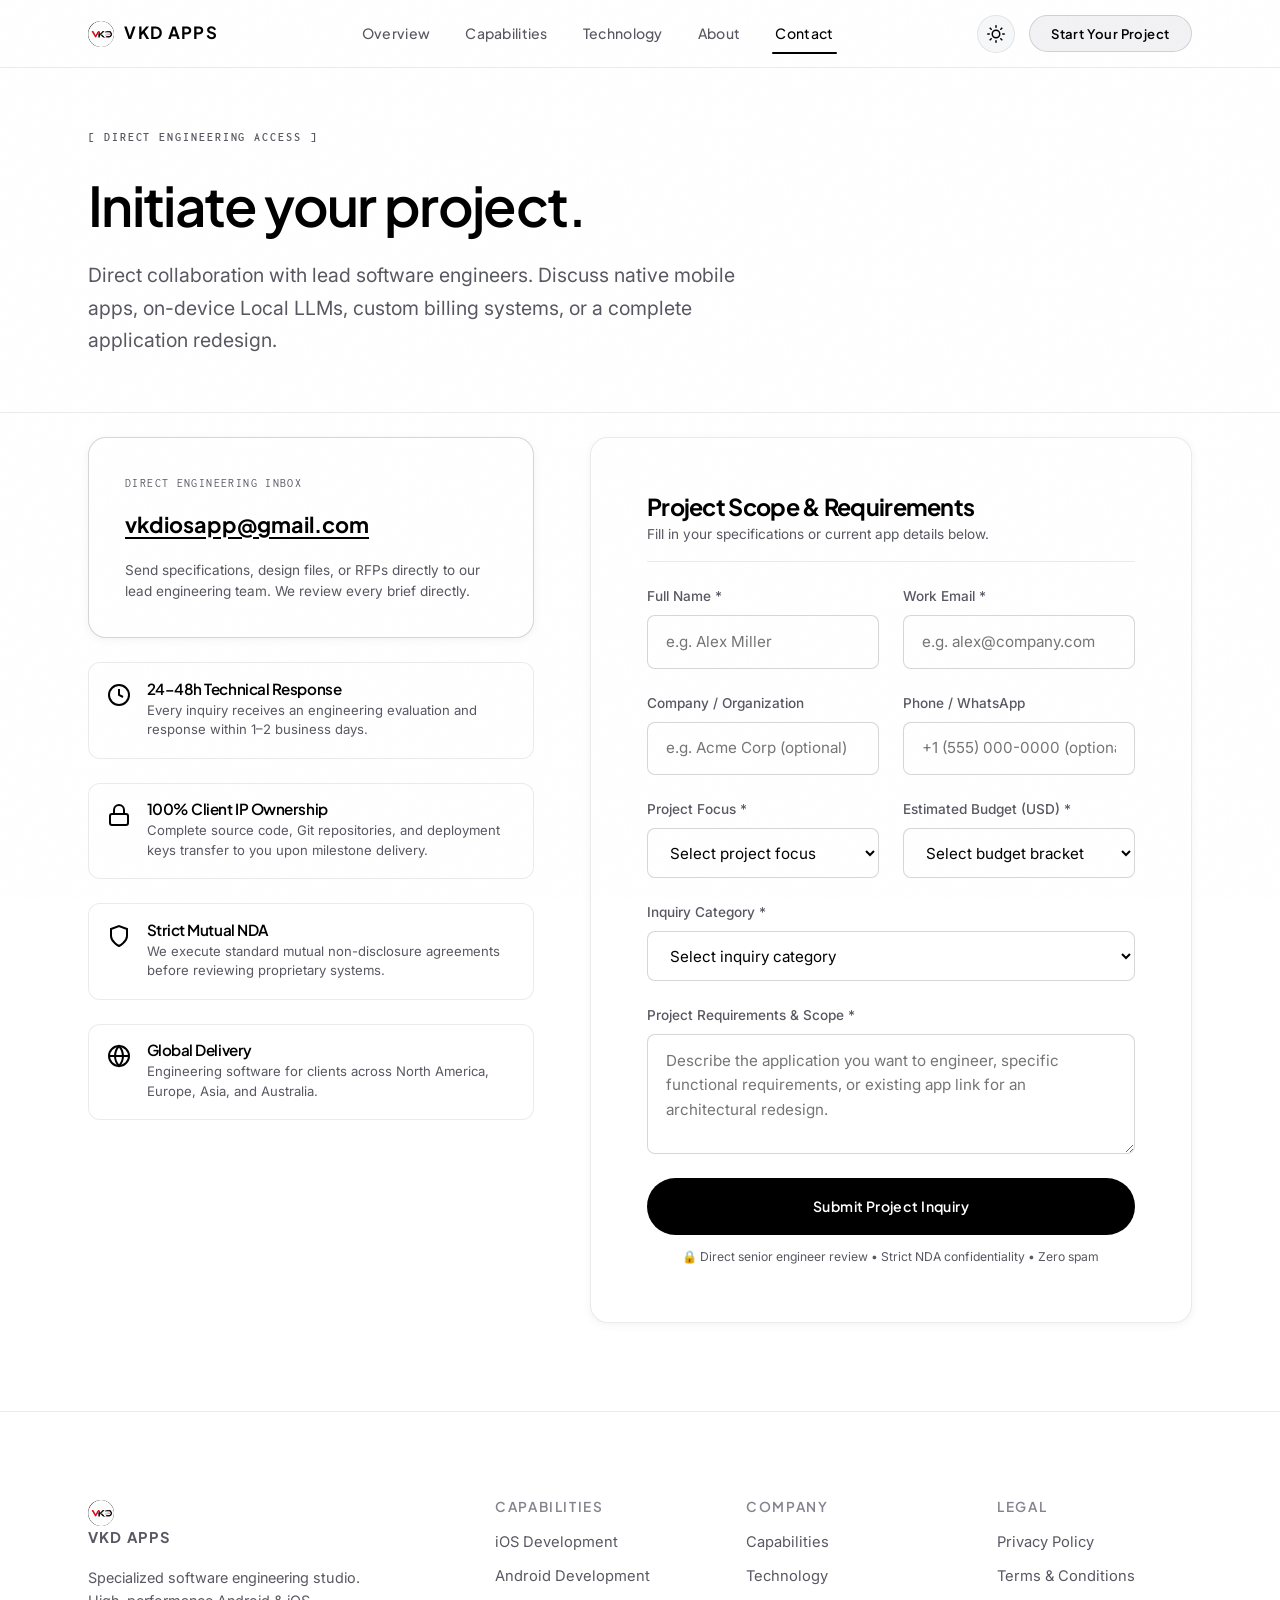
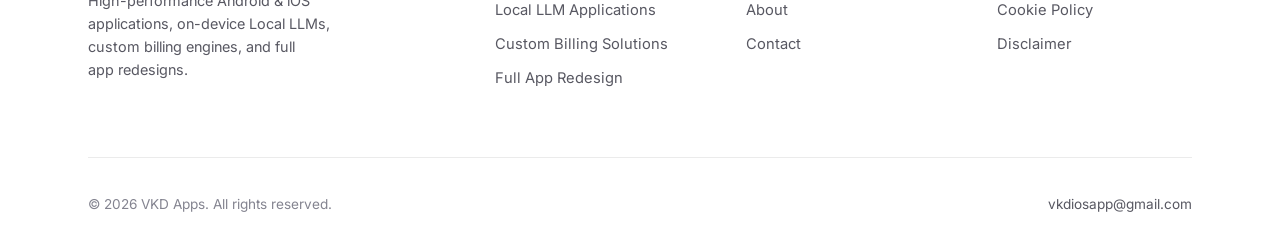
<file: contact.html>
<!doctype html>
<html lang="en">
<head>
<meta charset="UTF-8" />
<meta name="viewport" content="width=device-width, initial-scale=1, viewport-fit=cover" />
<title>Contact VKD Apps — Start Your Project | App Development &amp; Redesign</title>
<meta name="description" content="Get in touch with VKD Apps to discuss your iOS or Android app, local LLM integration, custom billing system, or full application redesign. Email us directly at vkdiosapp@gmail.com." />
<link rel="canonical" href="https://vkdapps.com/contact.html" />

<!-- Open Graph -->
<meta property="og:type" content="website" />
<meta property="og:site_name" content="VKD Apps" />
<meta property="og:title" content="Contact VKD Apps — Start Your Project" />
<meta property="og:description" content="Reach out to discuss your mobile app development, local LLMs, billing solutions, or full app redesign. Direct email: vkdiosapp@gmail.com." />
<meta property="og:url" content="https://vkdapps.com/contact.html" />
<meta property="og:image" content="https://vkdapps.com/assets/images/og-cover.jpg" />

<meta name="theme-color" content="#000000" />
<link rel="icon" href="assets/icons/favicon.svg" type="image/svg+xml" />
<link rel="apple-touch-icon" href="assets/icons/apple-touch-icon.png" />
<link rel="manifest" href="manifest.json" />

<!-- Google Fonts -->
<link rel="preconnect" href="https://fonts.googleapis.com" />
<link rel="preconnect" href="https://fonts.gstatic.com" crossorigin />
<link href="https://fonts.googleapis.com/css2?family=Plus+Jakarta+Sans:wght@400;500;600;700;800&family=Inter:wght@400;500;600&family=Inconsolata:wght@400;600;700&display=swap" rel="stylesheet" />

<script>
  document.documentElement.classList.add("js");
  (function(){
    var t = localStorage.getItem("vkd_theme") || (window.matchMedia("(prefers-color-scheme: light)").matches ? "light" : "dark");
    document.documentElement.setAttribute("data-theme", t);
  })();
</script>

<link rel="stylesheet" href="assets/css/variables.css" />
<link rel="stylesheet" href="assets/css/base.css" />
<link rel="stylesheet" href="assets/css/components.css" />
<link rel="stylesheet" href="assets/css/animations.css" />
</head>
<body>
<a href="#main" class="skip-link">Skip to content</a>

<!-- Navigation Header -->
<header class="site-nav">
  <div class="container nav-inner">
    <a href="index.html" class="brand" aria-label="VKD Apps Home">
      <img class="brand-mark" src="assets/icons/logo.png" alt="VKD Apps logo" width="28" height="28" />
      <span>VKD Apps</span>
    </a>
    <nav class="nav-links" aria-label="Main Navigation">
      <a href="index.html">Overview</a>
      <a href="services.html">Capabilities</a>
      <a href="technology.html">Technology</a>
      <a href="about.html">About</a>
      <a href="contact.html" aria-current="page">Contact</a>
    </nav>
    <div class="nav-cta">
      <button class="theme-toggle" type="button" aria-label="Toggle theme" title="Toggle theme">
        <svg class="icon-sun" viewBox="0 0 24 24" aria-hidden="true">
          <circle cx="12" cy="12" r="5"></circle>
          <line x1="12" y1="1" x2="12" y2="3"></line>
          <line x1="12" y1="21" x2="12" y2="23"></line>
          <line x1="4.22" y1="4.22" x2="5.64" y2="5.64"></line>
          <line x1="18.36" y1="18.36" x2="19.78" y2="19.78"></line>
          <line x1="1" y1="12" x2="3" y2="12"></line>
          <line x1="21" y1="12" x2="23" y2="12"></line>
          <line x1="4.22" y1="19.78" x2="5.64" y2="18.36"></line>
          <line x1="18.36" y1="5.64" x2="19.78" y2="4.22"></line>
        </svg>
        <svg class="icon-moon" viewBox="0 0 24 24" aria-hidden="true">
          <path d="M21 12.79A9 9 0 1 1 11.21 3 7 7 0 0 0 21 12.79z"></path>
        </svg>
      </button>
      <a href="contact.html" class="btn btn-secondary btn-sm">Start Your Project</a>
      <button class="nav-toggle" aria-label="Toggle navigation menu" aria-expanded="false" aria-controls="mobileMenu">
        <span></span><span></span><span></span>
      </button>
    </div>
  </div>
</header>

<!-- Mobile Navigation Drawer -->
<div class="mobile-menu" id="mobileMenu" aria-label="Mobile Navigation">
  <a href="index.html">Overview</a>
  <a href="services.html">Capabilities</a>
  <a href="technology.html">Technology</a>
  <a href="about.html">About</a>
  <a href="contact.html">Contact</a>
  <a href="contact.html" class="btn btn-primary">Start Your Project</a>
</div>

<main id="main">
  <!-- Page Hero -->
  <section class="page-hero">
    <div class="container">
      <span class="eyebrow" data-reveal>[ Direct Engineering Access ]</span>
      <h1 data-reveal data-delay="60">
        Initiate your project.
      </h1>
      <p class="lead" data-reveal data-delay="120">
        Direct collaboration with lead software engineers. Discuss native mobile apps, on-device Local LLMs, custom billing systems, or a complete application redesign.
      </p>
    </div>
  </section>

  <!-- Form & Contact Section -->
  <section class="section-pad" style="padding-top: var(--space-md);">
    <div class="container">
      <div class="contact-page-layout">

        <!-- Left Column: Direct Email & Studio Guarantees -->
        <aside class="contact-sidebar" data-reveal data-delay="80">
          
          <!-- Primary Direct Email Card -->
          <div class="contact-email-card">
            <span class="email-eyebrow">Direct Engineering Inbox</span>
            <a href="mailto:vkdiosapp@gmail.com" class="email-address">vkdiosapp@gmail.com</a>
            <p class="email-desc">
              Send specifications, design files, or RFPs directly to our lead engineering team. We review every brief directly.
            </p>
          </div>

          <!-- Studio Guarantees -->
          <div class="contact-spec-box">
            <svg class="spec-icon" viewBox="0 0 24 24" fill="none" stroke="currentColor" stroke-width="2" aria-hidden="true">
              <circle cx="12" cy="12" r="10"></circle>
              <polyline points="12 6 12 12 16 14"></polyline>
            </svg>
            <div>
              <h4>24–48h Technical Response</h4>
              <p>Every inquiry receives an engineering evaluation and response within 1–2 business days.</p>
            </div>
          </div>

          <div class="contact-spec-box">
            <svg class="spec-icon" viewBox="0 0 24 24" fill="none" stroke="currentColor" stroke-width="2" aria-hidden="true">
              <rect x="3" y="11" width="18" height="11" rx="2" ry="2"></rect>
              <path d="M7 11V7a5 5 0 0 1 10 0v4"></path>
            </svg>
            <div>
              <h4>100% Client IP Ownership</h4>
              <p>Complete source code, Git repositories, and deployment keys transfer to you upon milestone delivery.</p>
            </div>
          </div>

          <div class="contact-spec-box">
            <svg class="spec-icon" viewBox="0 0 24 24" fill="none" stroke="currentColor" stroke-width="2" aria-hidden="true">
              <path d="M12 22s8-4 8-10V5l-8-3-8 3v7c0 6 8 10 8 10z"></path>
            </svg>
            <div>
              <h4>Strict Mutual NDA</h4>
              <p>We execute standard mutual non-disclosure agreements before reviewing proprietary systems.</p>
            </div>
          </div>

          <div class="contact-spec-box">
            <svg class="spec-icon" viewBox="0 0 24 24" fill="none" stroke="currentColor" stroke-width="2" aria-hidden="true">
              <circle cx="12" cy="12" r="10"></circle>
              <line x1="2" y1="12" x2="22" y2="12"></line>
              <path d="M12 2a15.3 15.3 0 0 1 4 10 15.3 15.3 0 0 1-4 10 15.3 15.3 0 0 1-4-10 15.3 15.3 0 0 1 4-10z"></path>
            </svg>
            <div>
              <h4>Global Delivery</h4>
              <p>Engineering software for clients across North America, Europe, Asia, and Australia.</p>
            </div>
          </div>

        </aside>

        <!-- Right Column: Project Inquiry Form Card -->
        <div class="card" data-reveal data-delay="140" style="padding: var(--space-xl);">
          <div style="margin-bottom: var(--space-md); padding-bottom: var(--space-sm); border-bottom: 1px solid var(--border-subtle);">
            <h3 style="font-size: var(--fs-h3); color: var(--text-primary); font-weight: 700;">Project Scope &amp; Requirements</h3>
            <p style="font-size: 0.85rem; color: var(--text-secondary); margin-top: 4px;">
              Fill in your specifications or current app details below.
            </p>
          </div>

          <form id="contactForm"
                toolname="request-software-consultation"
                tooldescription="Submit a software engineering project inquiry to the VKD Apps development team."
                novalidate>
            <div class="form-grid">
              
              <div class="field">
                <label for="name">Full Name *</label>
                <input type="text" id="name" name="name" required autocomplete="name"
                       toolparamdescription="Full name of contact person"
                       placeholder="e.g. Alex Miller" />
              </div>

              <div class="field">
                <label for="email">Work Email *</label>
                <input type="email" id="email" name="email" required autocomplete="email"
                       toolparamdescription="Valid email address"
                       placeholder="e.g. alex@company.com" />
              </div>

              <div class="field">
                <label for="company">Company / Organization</label>
                <input type="text" id="company" name="company" autocomplete="organization"
                       toolparamdescription="Company name or startup"
                       placeholder="e.g. Acme Corp (optional)" />
              </div>

              <div class="field">
                <label for="phone">Phone / WhatsApp</label>
                <input type="tel" id="phone" name="phone" autocomplete="tel"
                       toolparamdescription="Contact phone number"
                       placeholder="+1 (555) 000-0000 (optional)" />
              </div>

              <div class="field">
                <label for="projectType">Project Focus *</label>
                <select id="projectType" name="projectType" required
                        toolparamdescription="Project focus: ios, android, local-llm, billing, custom-build, redesign, flutter">
                  <option value="" disabled selected>Select project focus</option>
                  <option value="ios">Native iOS Application (Swift 6)</option>
                  <option value="android">Native Android Application (Kotlin 2.0)</option>
                  <option value="local-llm">Local LLM Application (On-Device CoreML / ONNX)</option>
                  <option value="billing">Custom Billing &amp; Metering Engine</option>
                  <option value="redesign">Full App Redesign &amp; Modernization</option>
                  <option value="custom-build">Bespoke Product Build (Any Requirement)</option>
                  <option value="flutter">Cross-Platform App (Flutter)</option>
                  <option value="other">Other Systems Engineering</option>
                </select>
              </div>

              <div class="field">
                <label for="budget">Estimated Budget (USD) *</label>
                <select id="budget" name="budget" required
                        toolparamdescription="Estimated project budget bracket">
                  <option value="" disabled selected>Select budget bracket</option>
                  <option value="under-5k">Under $5,000</option>
                  <option value="5k-15k">$5,000 – $15,000</option>
                  <option value="15k-50k">$15,000 – $50,000</option>
                  <option value="50k-plus">$50,000+</option>
                  <option value="flexible">Flexible / To Be Evaluated</option>
                </select>
              </div>

              <div class="field full">
                <label for="inquiryType">Inquiry Category *</label>
                <select id="inquiryType" name="inquiryType" required
                        toolparamdescription="Category: new-app, full-redesign, enterprise-custom, local-llm, billing, general">
                  <option value="" disabled selected>Select inquiry category</option>
                  <option value="new-project">New App Development (iOS / Android)</option>
                  <option value="local-llm">Local LLM Application (On-Device)</option>
                  <option value="billing-infrastructure">Custom Billing &amp; Invoicing Engine</option>
                  <option value="full-redesign">Full Application Redesign &amp; Modernization</option>
                  <option value="custom-product">Custom Enterprise Product</option>
                  <option value="general">General Software Architecture Consultation</option>
                </select>
              </div>

              <div class="field full">
                <label for="message">Project Requirements &amp; Scope *</label>
                <textarea id="message" name="message" required
                          toolparamdescription="Scope, user requirements, current bottlenecks or target features"
                          placeholder="Describe the application you want to engineer, specific functional requirements, or existing app link for an architectural redesign."></textarea>
              </div>
            </div>

            <!-- Honeypot -->
            <div class="field" aria-hidden="true" style="position: absolute; width: 1px; height: 1px; overflow: hidden; clip: rect(0, 0, 0, 0); white-space: nowrap;">
              <label for="website">Do not fill this</label>
              <input type="text" id="website" name="website" tabindex="-1" autocomplete="off" />
            </div>

            <button type="submit" class="btn btn-primary btn-block" style="margin-top: var(--space-md); padding-block: 1rem;">
              Submit Project Inquiry
            </button>
            <div style="font-size: 0.76rem; color: var(--text-secondary); text-align: center; margin-top: 0.75rem;">
              🔒 Direct senior engineer review • Strict NDA confidentiality • Zero spam
            </div>
          </form>

          <!-- Status Banners -->
          <div id="formError" class="glass" style="padding: var(--space-md); margin-top: var(--space-md); border-color: rgba(255, 69, 58, 0.4);" role="alert" hidden tabindex="-1">
            <p id="formErrorText" style="color: var(--text-primary); margin: 0; font-size: 0.95rem;"></p>
          </div>

          <div id="formSuccess" class="glass" style="padding: var(--space-xl); text-align: center; margin-top: var(--space-md); border-color: rgba(48, 209, 88, 0.4);" role="status" hidden tabindex="-1">
            <h3 style="font-size: var(--fs-h3); margin-bottom: 0.5rem; color: #30d158;">Inquiry Received</h3>
            <p style="color: var(--text-secondary); line-height: 1.6;">
              Thank you for reaching out. A lead engineer will review your specifications and reply to your work email within 24 to 48 hours.
            </p>
          </div>
        </div>

      </div>
    </div>
  </section>
</main>

<!-- Tesla-Style Minimalist Footer -->
<footer class="site-footer">
  <div class="container">
    <div class="footer-grid">
      <div class="footer-col">
        <a href="index.html" class="brand" style="margin-bottom: var(--space-sm);">
          <img class="brand-mark" src="assets/icons/logo.png" alt="VKD Apps logo" width="28" height="28" />
          <span>VKD Apps</span>
        </a>
        <p style="max-width: 32ch; line-height: 1.6; font-size: 0.9rem;">
          Specialized software engineering studio. High-performance Android &amp; iOS applications, on-device Local LLMs, custom billing engines, and full app redesigns.
        </p>
      </div>

      <div class="footer-col">
        <h4>Capabilities</h4>
        <a href="services.html">iOS Development</a>
        <a href="services.html">Android Development</a>
        <a href="services.html">Local LLM Applications</a>
        <a href="services.html">Custom Billing Solutions</a>
        <a href="services.html">Full App Redesign</a>
      </div>

      <div class="footer-col">
        <h4>Company</h4>
        <a href="services.html">Capabilities</a>
        <a href="technology.html">Technology</a>
        <a href="about.html">About</a>
        <a href="contact.html">Contact</a>
      </div>

      <div class="footer-col">
        <h4>Legal</h4>
        <a href="privacy-policy.html">Privacy Policy</a>
        <a href="terms-and-conditions.html">Terms &amp; Conditions</a>
        <a href="cookie-policy.html">Cookie Policy</a>
        <a href="disclaimer.html">Disclaimer</a>
      </div>
    </div>

    <div class="footer-bottom">
      <span>&copy; <span data-year>2026</span> VKD Apps. All rights reserved.</span>
      <div class="footer-social">
        <a href="mailto:vkdiosapp@gmail.com">vkdiosapp@gmail.com</a>
      </div>
    </div>
  </div>
</footer>

<script src="assets/js/main.js"></script>
<script src="assets/js/contact.js"></script>
</body>
</html>
</file>
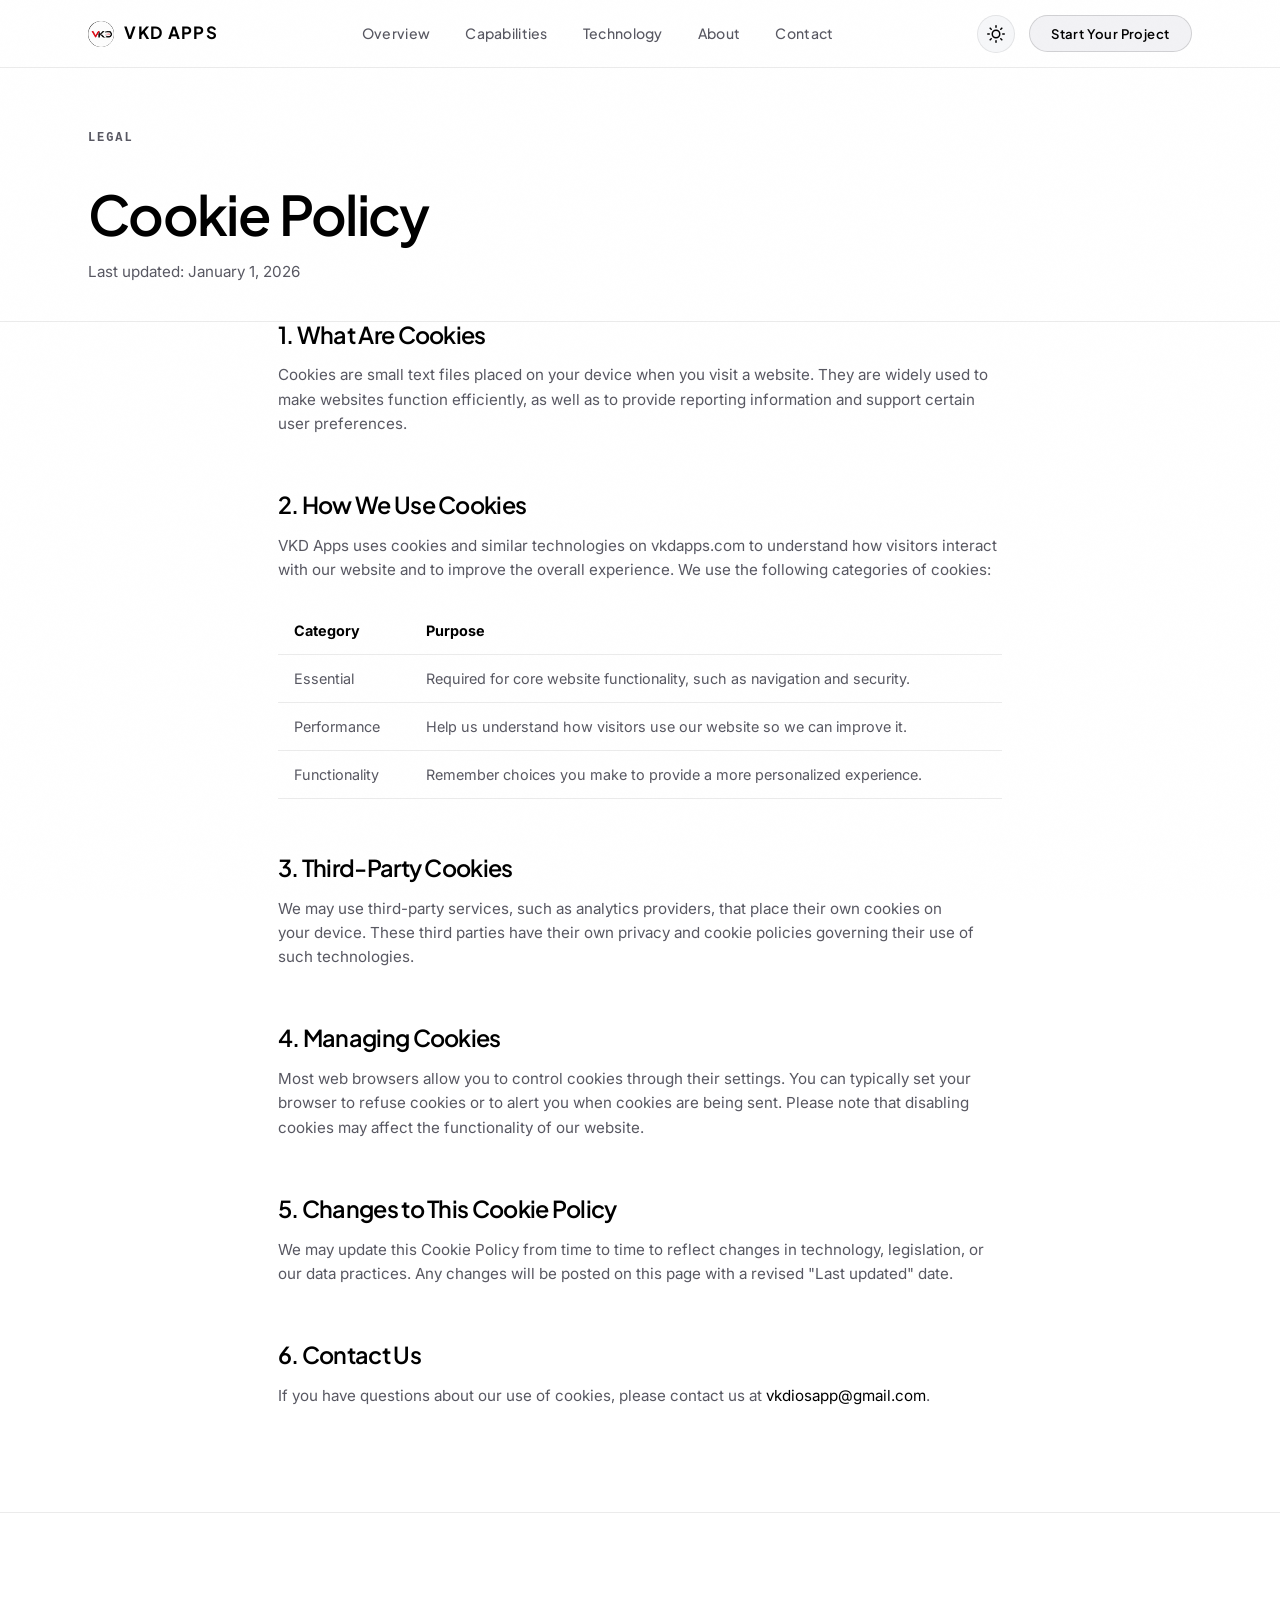
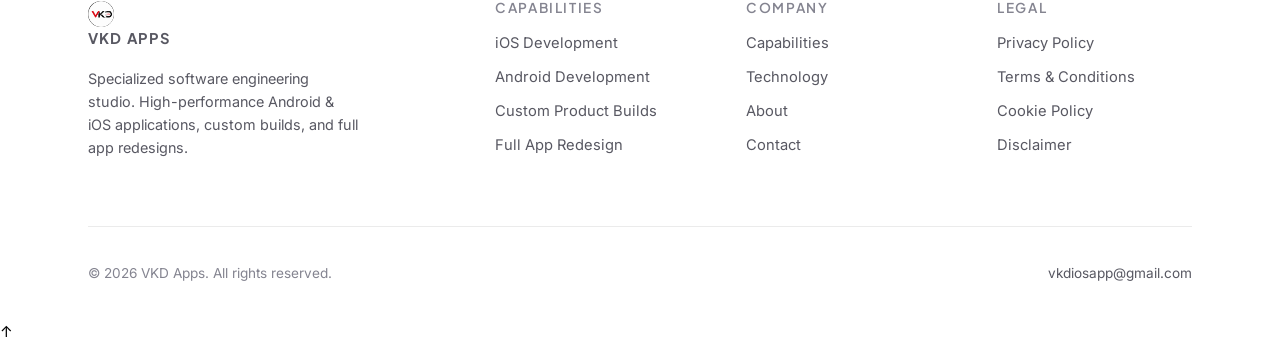
<file: cookie-policy.html>
<!doctype html>
<html lang="en">
<head>
<meta charset="UTF-8" />
<meta name="viewport" content="width=device-width, initial-scale=1, viewport-fit=cover" />
<title>Cookie Policy — VKD Apps</title>
<meta name="description" content="Learn how VKD Apps uses cookies and similar technologies on our website." />
<link rel="canonical" href="https://vkdapps.com/cookie-policy.html" />
<meta name="robots" content="noindex, follow" />
<meta name="theme-color" content="#07080a" />
<link rel="icon" href="assets/icons/favicon.svg" type="image/svg+xml" />
<link rel="apple-touch-icon" href="assets/icons/apple-touch-icon.png" />
<link rel="manifest" href="manifest.json" />
<link rel="preconnect" href="https://fonts.googleapis.com" />
<link rel="preconnect" href="https://fonts.gstatic.com" crossorigin />
<link href="https://fonts.googleapis.com/css2?family=Plus+Jakarta+Sans:wght@400;500;600;700;800&family=Inter:wght@400;500;600&display=swap" rel="stylesheet" />
<script>
  document.documentElement.classList.add("js");
  (function(){
    var t = localStorage.getItem("vkd_theme") || (window.matchMedia("(prefers-color-scheme: light)").matches ? "light" : "dark");
    document.documentElement.setAttribute("data-theme", t);
  })();
</script>
<link rel="stylesheet" href="assets/css/variables.css" />
<link rel="stylesheet" href="assets/css/base.css" />
<link rel="stylesheet" href="assets/css/components.css" />
<link rel="stylesheet" href="assets/css/animations.css" />
<style>
  .legal-content h2 { font-size: var(--fs-h3); margin-top: var(--space-xl); margin-bottom: var(--space-sm); }
  .legal-content h2:first-child { margin-top: 0; }
  .legal-content p, .legal-content li { color: var(--text-secondary); margin-bottom: var(--space-sm); max-width: 75ch; }
  .legal-content ul { padding-left: 1.4rem; list-style: disc; margin-bottom: var(--space-sm); }
  .legal-content table { width:100%; border-collapse: collapse; margin: var(--space-md) 0; }
  .legal-content th, .legal-content td { text-align:left; padding: .75rem 1rem; border-bottom: 1px solid var(--border-subtle); color: var(--text-secondary); font-size: .9rem; }
  .legal-content th { color: var(--text-primary); font-family: var(--font-alt); }
  .legal-content strong { color: var(--text-primary); }
</style>
</head>
<body>
<a href="#main" class="skip-link">Skip to content</a>
<div class="noise-layer"></div>
<div class="scroll-progress"></div>

<header class="site-nav">
  <div class="container nav-inner">
    <a href="index.html" class="brand" aria-label="VKD Apps Home">
      <img class="brand-mark" src="assets/icons/logo.png" alt="VKD Apps logo" width="28" height="28" />
      <span>VKD Apps</span>
    </a>
    <nav class="nav-links" aria-label="Main Navigation">
      <a href="index.html">Overview</a>
      <a href="services.html">Capabilities</a>
      <a href="technology.html">Technology</a>
      <a href="about.html">About</a>
      <a href="contact.html">Contact</a>
    </nav>
    <div class="nav-cta">
      <button class="theme-toggle" type="button" aria-label="Toggle theme" title="Toggle theme">
        <svg class="icon-sun" viewBox="0 0 24 24" aria-hidden="true">
          <circle cx="12" cy="12" r="5"></circle>
          <line x1="12" y1="1" x2="12" y2="3"></line>
          <line x1="12" y1="21" x2="12" y2="23"></line>
          <line x1="4.22" y1="4.22" x2="5.64" y2="5.64"></line>
          <line x1="18.36" y1="18.36" x2="19.78" y2="19.78"></line>
          <line x1="1" y1="12" x2="3" y2="12"></line>
          <line x1="21" y1="12" x2="23" y2="12"></line>
          <line x1="4.22" y1="19.78" x2="5.64" y2="18.36"></line>
          <line x1="18.36" y1="5.64" x2="19.78" y2="4.22"></line>
        </svg>
        <svg class="icon-moon" viewBox="0 0 24 24" aria-hidden="true">
          <path d="M21 12.79A9 9 0 1 1 11.21 3 7 7 0 0 0 21 12.79z"></path>
        </svg>
      </button>
      <a href="contact.html" class="btn btn-secondary btn-sm">Start Your Project</a>
      <button class="nav-toggle" aria-label="Toggle navigation menu" aria-expanded="false" aria-controls="mobileMenu">
        <span></span><span></span><span></span>
      </button>
    </div>
  </div>
</header>
<div class="mobile-menu" id="mobileMenu" aria-label="Mobile Navigation">
  <a href="index.html">Overview</a>
  <a href="services.html">Capabilities</a>
  <a href="technology.html">Technology</a>
  <a href="about.html">About</a>
  <a href="contact.html">Contact</a>
  <a href="contact.html" class="btn btn-primary">Start Your Project</a>
</div>

<main id="main">
  <section class="page-hero" style="padding-bottom:var(--space-lg);">
    <div class="container">
      <span class="eyebrow">Legal</span>
      <h1 style="font-size:var(--fs-h1); margin-top:var(--space-md);">Cookie Policy</h1>
      <p style="color:var(--text-secondary); margin-top:var(--space-sm);">Last updated: January 1, 2026</p>
    </div>
  </section>

  <section class="section-pad" style="padding-top:0;">
    <div class="container legal-content" style="max-width:820px;">

      <h2>1. What Are Cookies</h2>
      <p>Cookies are small text files placed on your device when you visit a website. They are widely used to make websites function efficiently, as well as to provide reporting information and support certain user preferences.</p>

      <h2>2. How We Use Cookies</h2>
      <p>VKD Apps uses cookies and similar technologies on vkdapps.com to understand how visitors interact with our website and to improve the overall experience. We use the following categories of cookies:</p>

      <table>
        <thead><tr><th>Category</th><th>Purpose</th></tr></thead>
        <tbody>
          <tr><td>Essential</td><td>Required for core website functionality, such as navigation and security.</td></tr>
          <tr><td>Performance</td><td>Help us understand how visitors use our website so we can improve it.</td></tr>
          <tr><td>Functionality</td><td>Remember choices you make to provide a more personalized experience.</td></tr>
        </tbody>
      </table>

      <h2>3. Third-Party Cookies</h2>
      <p>We may use third-party services, such as analytics providers, that place their own cookies on your device. These third parties have their own privacy and cookie policies governing their use of such technologies.</p>

      <h2>4. Managing Cookies</h2>
      <p>Most web browsers allow you to control cookies through their settings. You can typically set your browser to refuse cookies or to alert you when cookies are being sent. Please note that disabling cookies may affect the functionality of our website.</p>

      <h2>5. Changes to This Cookie Policy</h2>
      <p>We may update this Cookie Policy from time to time to reflect changes in technology, legislation, or our data practices. Any changes will be posted on this page with a revised "Last updated" date.</p>

      <h2>6. Contact Us</h2>
      <p>If you have questions about our use of cookies, please contact us at <a href="mailto:vkdiosapp@gmail.com" style="color:var(--text-primary);">vkdiosapp@gmail.com</a>.</p>

    </div>
  </section>
</main>

<footer class="site-footer">
  <div class="container">
    <div class="footer-grid">
      <div class="footer-col">
        <a href="index.html" class="brand" style="margin-bottom: var(--space-sm);">
          <img class="brand-mark" src="assets/icons/logo.png" alt="VKD Apps logo" width="28" height="28" />
          <span>VKD Apps</span>
        </a>
        <p style="max-width: 32ch; line-height: 1.6; font-size: 0.9rem;">
          Specialized software engineering studio. High-performance Android &amp; iOS applications, custom builds, and full app redesigns.
        </p>
      </div>

      <div class="footer-col">
        <h4>Capabilities</h4>
        <a href="services.html">iOS Development</a>
        <a href="services.html">Android Development</a>
        <a href="services.html">Custom Product Builds</a>
        <a href="services.html">Full App Redesign</a>
      </div>

      <div class="footer-col">
        <h4>Company</h4>
        <a href="services.html">Capabilities</a>
        <a href="technology.html">Technology</a>
        <a href="about.html">About</a>
        <a href="contact.html">Contact</a>
      </div>

      <div class="footer-col">
        <h4>Legal</h4>
        <a href="privacy-policy.html">Privacy Policy</a>
        <a href="terms-and-conditions.html">Terms &amp; Conditions</a>
        <a href="cookie-policy.html">Cookie Policy</a>
        <a href="disclaimer.html">Disclaimer</a>
      </div>
    </div>

    <div class="footer-bottom">
      <span>&copy; <span data-year>2026</span> VKD Apps. All rights reserved.</span>
      <div class="footer-social">
        <a href="mailto:vkdiosapp@gmail.com">vkdiosapp@gmail.com</a>
      </div>
    </div>
  </div>
</footer>
<button class="back-to-top" aria-label="Back to top">↑</button>
<script src="assets/js/main.js"></script>
</body>
</html>
</file>
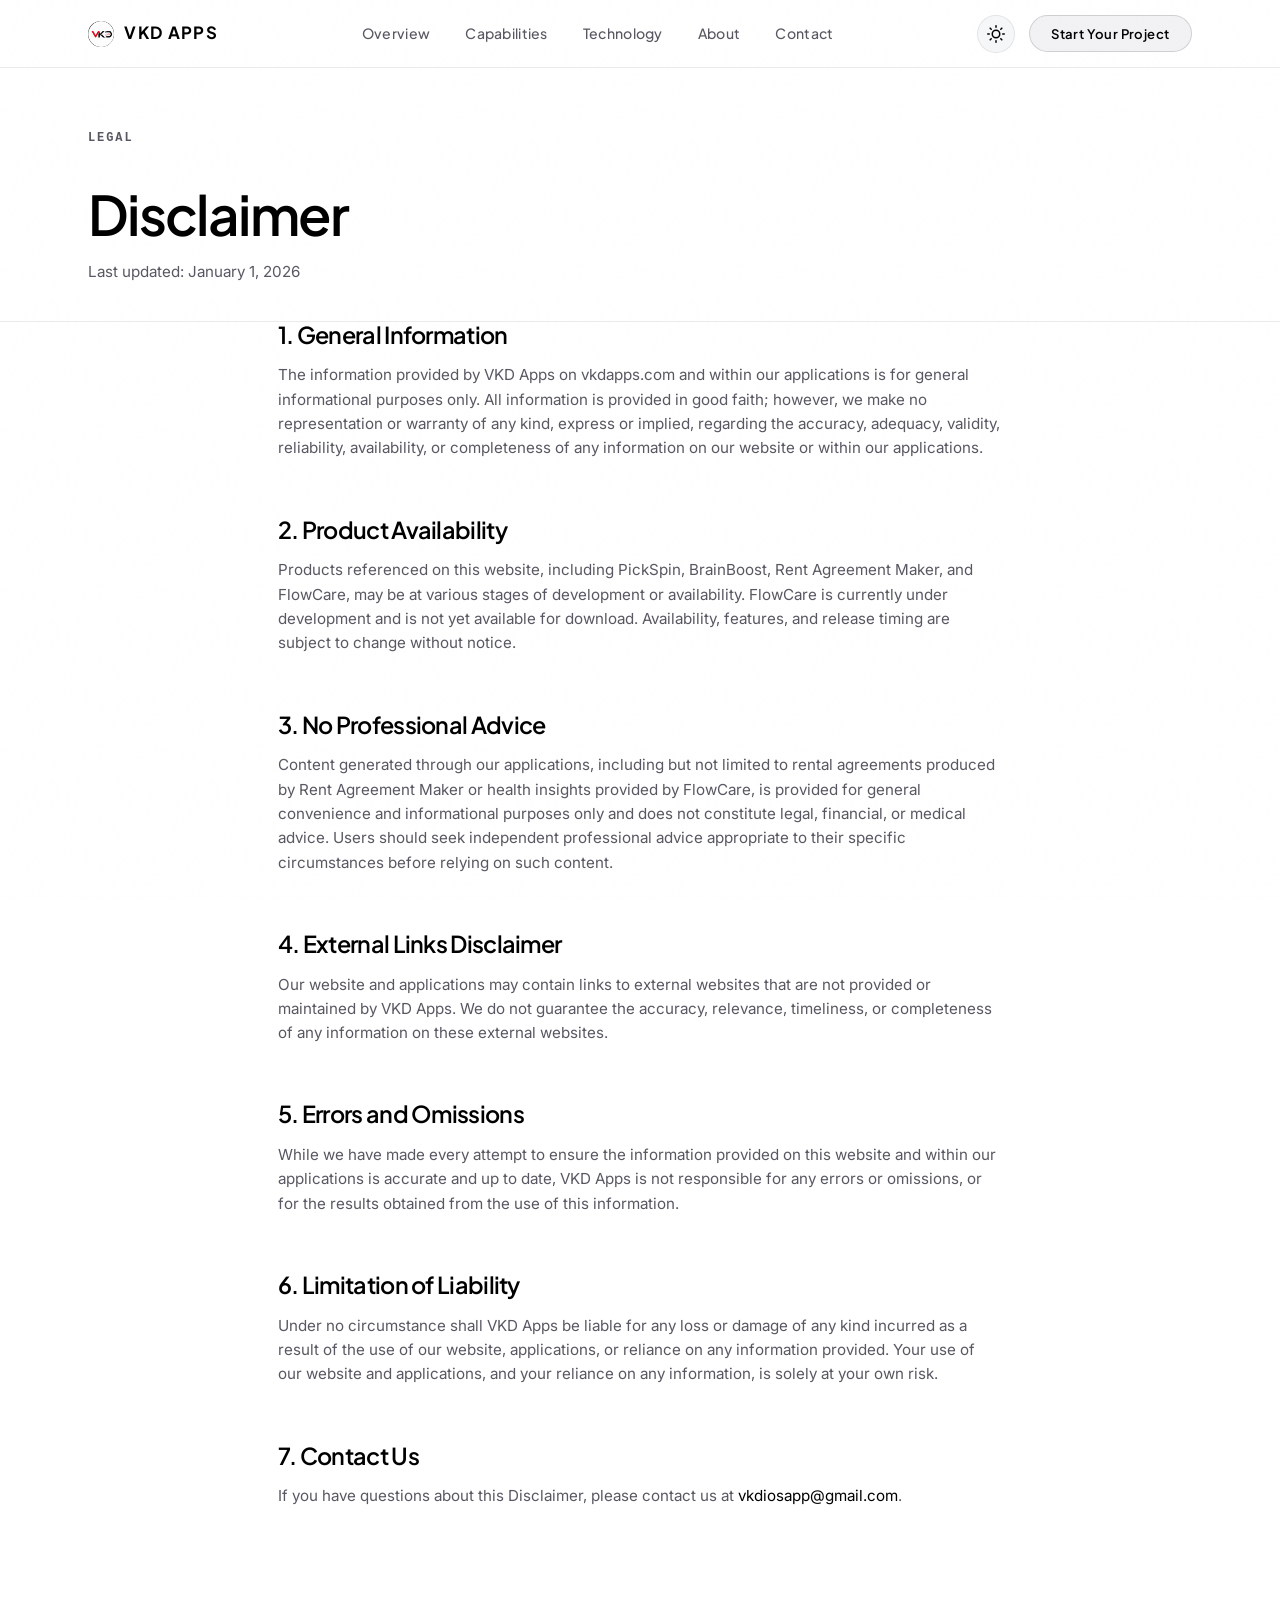
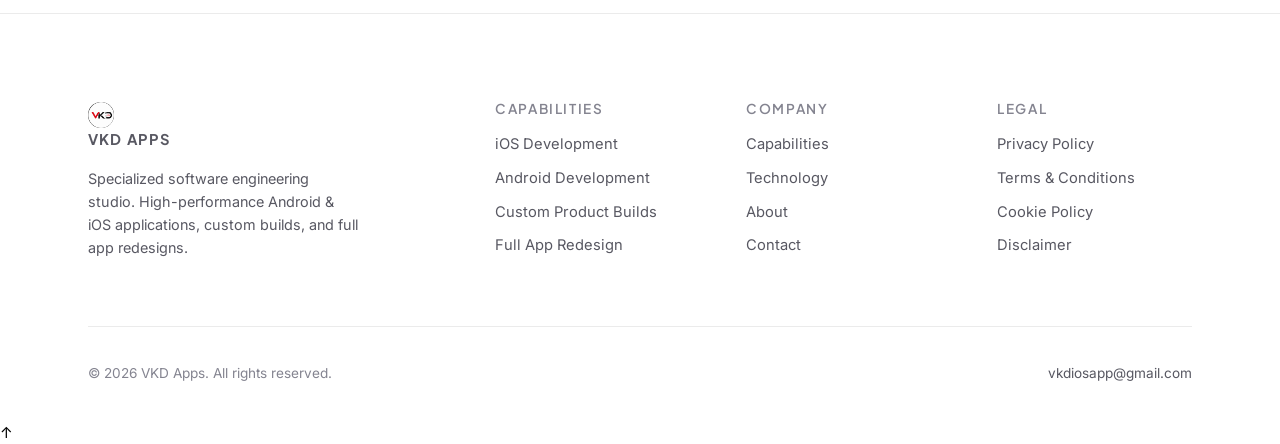
<file: disclaimer.html>
<!doctype html>
<html lang="en">
<head>
<meta charset="UTF-8" />
<meta name="viewport" content="width=device-width, initial-scale=1, viewport-fit=cover" />
<title>Disclaimer — VKD Apps</title>
<meta name="description" content="Disclaimer for the VKD Apps website, applications, and services." />
<link rel="canonical" href="https://vkdapps.com/disclaimer.html" />
<meta name="robots" content="noindex, follow" />
<meta name="theme-color" content="#07080a" />
<link rel="icon" href="assets/icons/favicon.svg" type="image/svg+xml" />
<link rel="apple-touch-icon" href="assets/icons/apple-touch-icon.png" />
<link rel="manifest" href="manifest.json" />
<link rel="preconnect" href="https://fonts.googleapis.com" />
<link rel="preconnect" href="https://fonts.gstatic.com" crossorigin />
<link href="https://fonts.googleapis.com/css2?family=Plus+Jakarta+Sans:wght@400;500;600;700;800&family=Inter:wght@400;500;600&display=swap" rel="stylesheet" />
<script>
  document.documentElement.classList.add("js");
  (function(){
    var t = localStorage.getItem("vkd_theme") || (window.matchMedia("(prefers-color-scheme: light)").matches ? "light" : "dark");
    document.documentElement.setAttribute("data-theme", t);
  })();
</script>
<link rel="stylesheet" href="assets/css/variables.css" />
<link rel="stylesheet" href="assets/css/base.css" />
<link rel="stylesheet" href="assets/css/components.css" />
<link rel="stylesheet" href="assets/css/animations.css" />
<style>
  .legal-content h2 { font-size: var(--fs-h3); margin-top: var(--space-xl); margin-bottom: var(--space-sm); }
  .legal-content h2:first-child { margin-top: 0; }
  .legal-content p, .legal-content li { color: var(--text-secondary); margin-bottom: var(--space-sm); max-width: 75ch; }
  .legal-content ul { padding-left: 1.4rem; list-style: disc; margin-bottom: var(--space-sm); }
  .legal-content strong { color: var(--text-primary); }
</style>
</head>
<body>
<a href="#main" class="skip-link">Skip to content</a>
<div class="noise-layer"></div>
<div class="scroll-progress"></div>

<header class="site-nav">
  <div class="container nav-inner">
    <a href="index.html" class="brand" aria-label="VKD Apps Home">
      <img class="brand-mark" src="assets/icons/logo.png" alt="VKD Apps logo" width="28" height="28" />
      <span>VKD Apps</span>
    </a>
    <nav class="nav-links" aria-label="Main Navigation">
      <a href="index.html">Overview</a>
      <a href="services.html">Capabilities</a>
      <a href="technology.html">Technology</a>
      <a href="about.html">About</a>
      <a href="contact.html">Contact</a>
    </nav>
    <div class="nav-cta">
      <button class="theme-toggle" type="button" aria-label="Toggle theme" title="Toggle theme">
        <svg class="icon-sun" viewBox="0 0 24 24" aria-hidden="true">
          <circle cx="12" cy="12" r="5"></circle>
          <line x1="12" y1="1" x2="12" y2="3"></line>
          <line x1="12" y1="21" x2="12" y2="23"></line>
          <line x1="4.22" y1="4.22" x2="5.64" y2="5.64"></line>
          <line x1="18.36" y1="18.36" x2="19.78" y2="19.78"></line>
          <line x1="1" y1="12" x2="3" y2="12"></line>
          <line x1="21" y1="12" x2="23" y2="12"></line>
          <line x1="4.22" y1="19.78" x2="5.64" y2="18.36"></line>
          <line x1="18.36" y1="5.64" x2="19.78" y2="4.22"></line>
        </svg>
        <svg class="icon-moon" viewBox="0 0 24 24" aria-hidden="true">
          <path d="M21 12.79A9 9 0 1 1 11.21 3 7 7 0 0 0 21 12.79z"></path>
        </svg>
      </button>
      <a href="contact.html" class="btn btn-secondary btn-sm">Start Your Project</a>
      <button class="nav-toggle" aria-label="Toggle navigation menu" aria-expanded="false" aria-controls="mobileMenu">
        <span></span><span></span><span></span>
      </button>
    </div>
  </div>
</header>
<div class="mobile-menu" id="mobileMenu" aria-label="Mobile Navigation">
  <a href="index.html">Overview</a>
  <a href="services.html">Capabilities</a>
  <a href="technology.html">Technology</a>
  <a href="about.html">About</a>
  <a href="contact.html">Contact</a>
  <a href="contact.html" class="btn btn-primary">Start Your Project</a>
</div>

<main id="main">
  <section class="page-hero" style="padding-bottom:var(--space-lg);">
    <div class="container">
      <span class="eyebrow">Legal</span>
      <h1 style="font-size:var(--fs-h1); margin-top:var(--space-md);">Disclaimer</h1>
      <p style="color:var(--text-secondary); margin-top:var(--space-sm);">Last updated: January 1, 2026</p>
    </div>
  </section>

  <section class="section-pad" style="padding-top:0;">
    <div class="container legal-content" style="max-width:820px;">

      <h2>1. General Information</h2>
      <p>The information provided by VKD Apps on vkdapps.com and within our applications is for general informational purposes only. All information is provided in good faith; however, we make no representation or warranty of any kind, express or implied, regarding the accuracy, adequacy, validity, reliability, availability, or completeness of any information on our website or within our applications.</p>

      <h2>2. Product Availability</h2>
      <p>Products referenced on this website, including PickSpin, BrainBoost, Rent Agreement Maker, and FlowCare, may be at various stages of development or availability. FlowCare is currently under development and is not yet available for download. Availability, features, and release timing are subject to change without notice.</p>

      <h2>3. No Professional Advice</h2>
      <p>Content generated through our applications, including but not limited to rental agreements produced by Rent Agreement Maker or health insights provided by FlowCare, is provided for general convenience and informational purposes only and does not constitute legal, financial, or medical advice. Users should seek independent professional advice appropriate to their specific circumstances before relying on such content.</p>

      <h2>4. External Links Disclaimer</h2>
      <p>Our website and applications may contain links to external websites that are not provided or maintained by VKD Apps. We do not guarantee the accuracy, relevance, timeliness, or completeness of any information on these external websites.</p>

      <h2>5. Errors and Omissions</h2>
      <p>While we have made every attempt to ensure the information provided on this website and within our applications is accurate and up to date, VKD Apps is not responsible for any errors or omissions, or for the results obtained from the use of this information.</p>

      <h2>6. Limitation of Liability</h2>
      <p>Under no circumstance shall VKD Apps be liable for any loss or damage of any kind incurred as a result of the use of our website, applications, or reliance on any information provided. Your use of our website and applications, and your reliance on any information, is solely at your own risk.</p>

      <h2>7. Contact Us</h2>
      <p>If you have questions about this Disclaimer, please contact us at <a href="mailto:vkdiosapp@gmail.com" style="color:var(--text-primary);">vkdiosapp@gmail.com</a>.</p>

    </div>
  </section>
</main>

<footer class="site-footer">
  <div class="container">
    <div class="footer-grid">
      <div class="footer-col">
        <a href="index.html" class="brand" style="margin-bottom: var(--space-sm);">
          <img class="brand-mark" src="assets/icons/logo.png" alt="VKD Apps logo" width="28" height="28" />
          <span>VKD Apps</span>
        </a>
        <p style="max-width: 32ch; line-height: 1.6; font-size: 0.9rem;">
          Specialized software engineering studio. High-performance Android &amp; iOS applications, custom builds, and full app redesigns.
        </p>
      </div>

      <div class="footer-col">
        <h4>Capabilities</h4>
        <a href="services.html">iOS Development</a>
        <a href="services.html">Android Development</a>
        <a href="services.html">Custom Product Builds</a>
        <a href="services.html">Full App Redesign</a>
      </div>

      <div class="footer-col">
        <h4>Company</h4>
        <a href="services.html">Capabilities</a>
        <a href="technology.html">Technology</a>
        <a href="about.html">About</a>
        <a href="contact.html">Contact</a>
      </div>

      <div class="footer-col">
        <h4>Legal</h4>
        <a href="privacy-policy.html">Privacy Policy</a>
        <a href="terms-and-conditions.html">Terms &amp; Conditions</a>
        <a href="cookie-policy.html">Cookie Policy</a>
        <a href="disclaimer.html">Disclaimer</a>
      </div>
    </div>

    <div class="footer-bottom">
      <span>&copy; <span data-year>2026</span> VKD Apps. All rights reserved.</span>
      <div class="footer-social">
        <a href="mailto:vkdiosapp@gmail.com">vkdiosapp@gmail.com</a>
      </div>
    </div>
  </div>
</footer>
<button class="back-to-top" aria-label="Back to top">↑</button>
<script src="assets/js/main.js"></script>
</body>
</html>
</file>
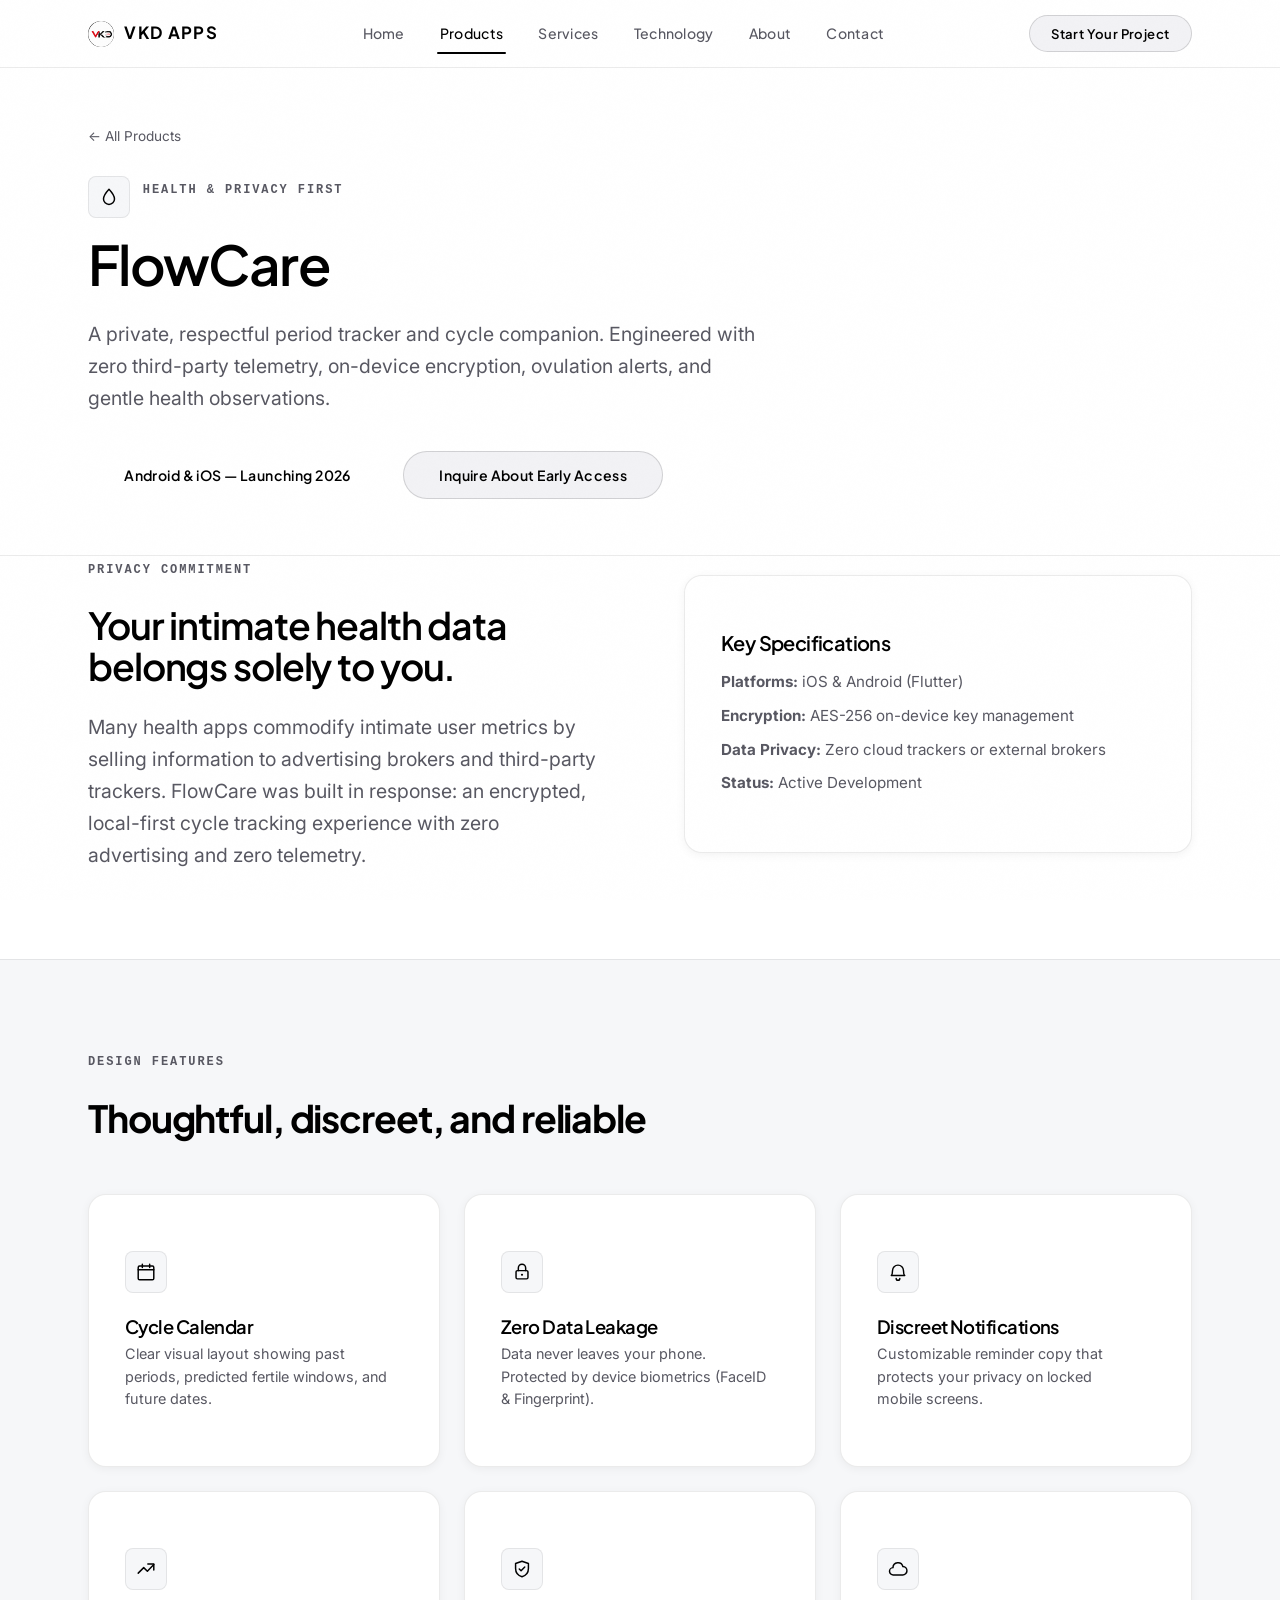
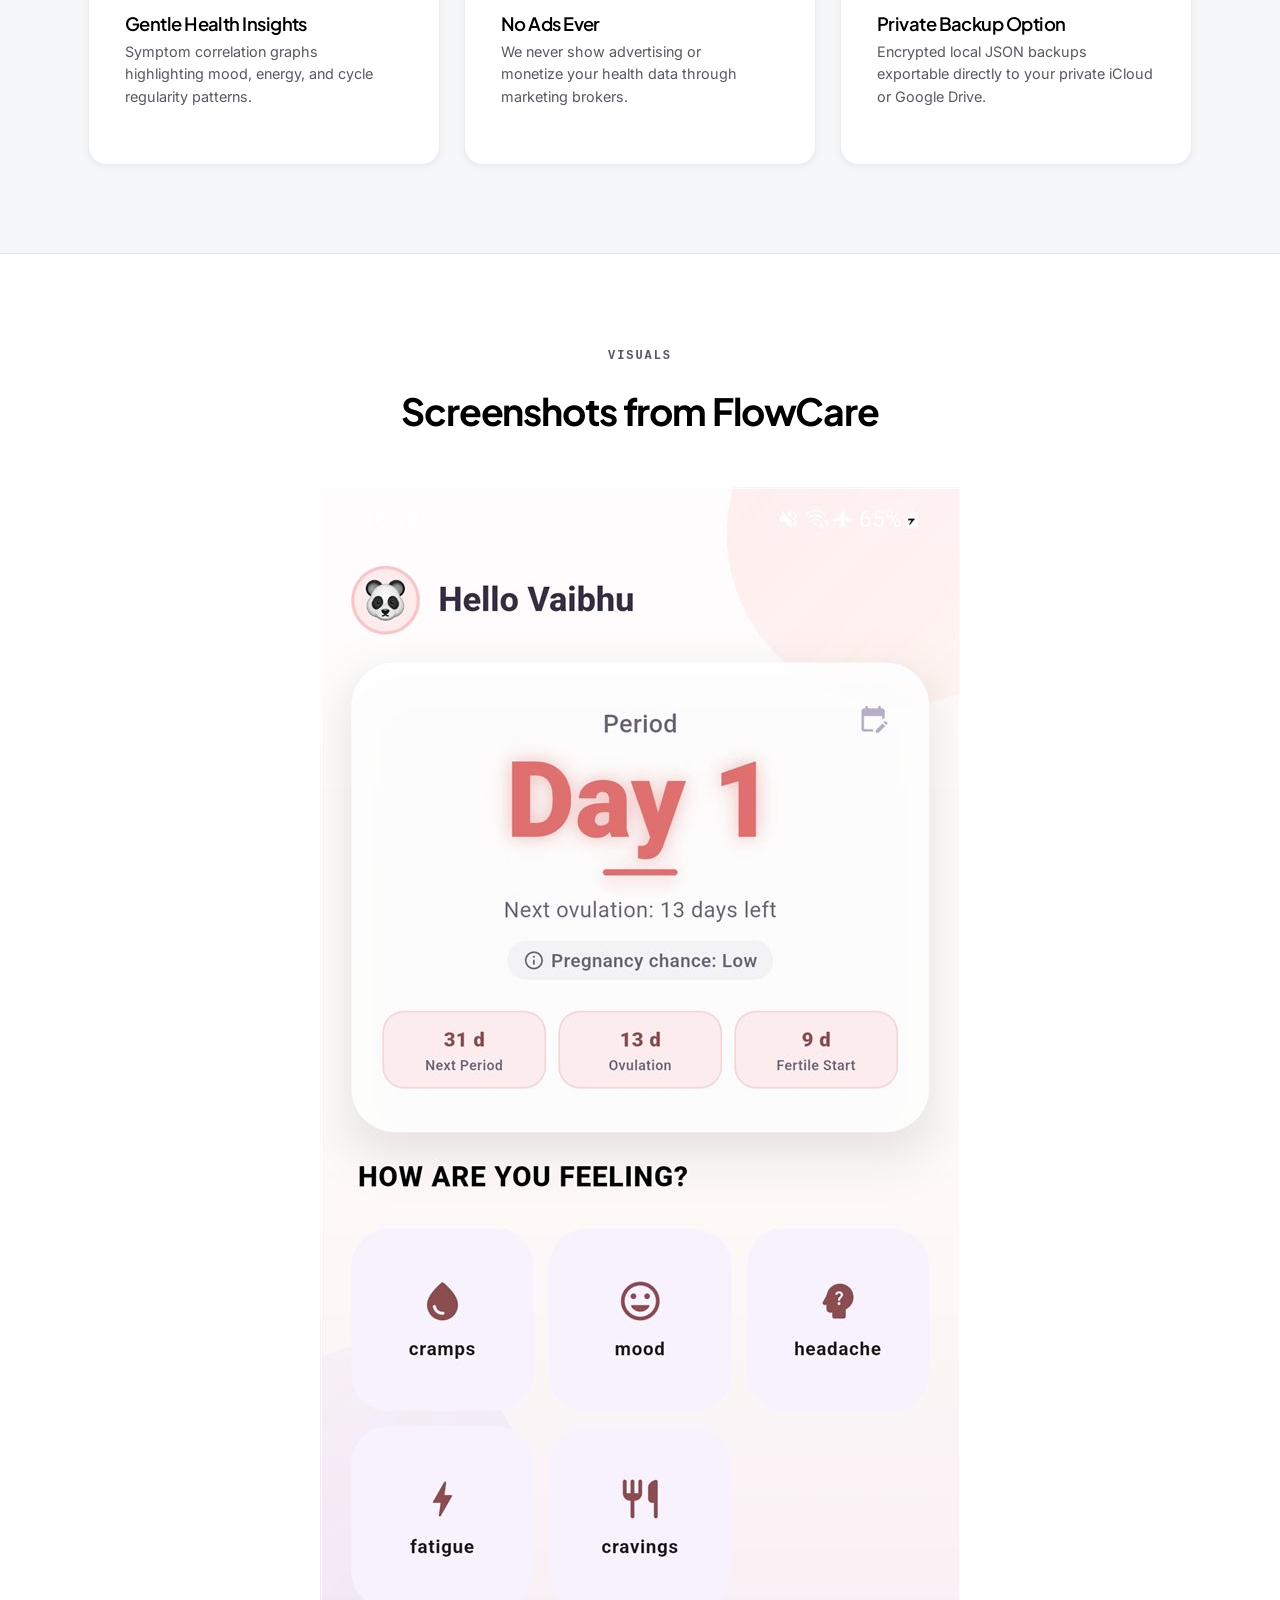
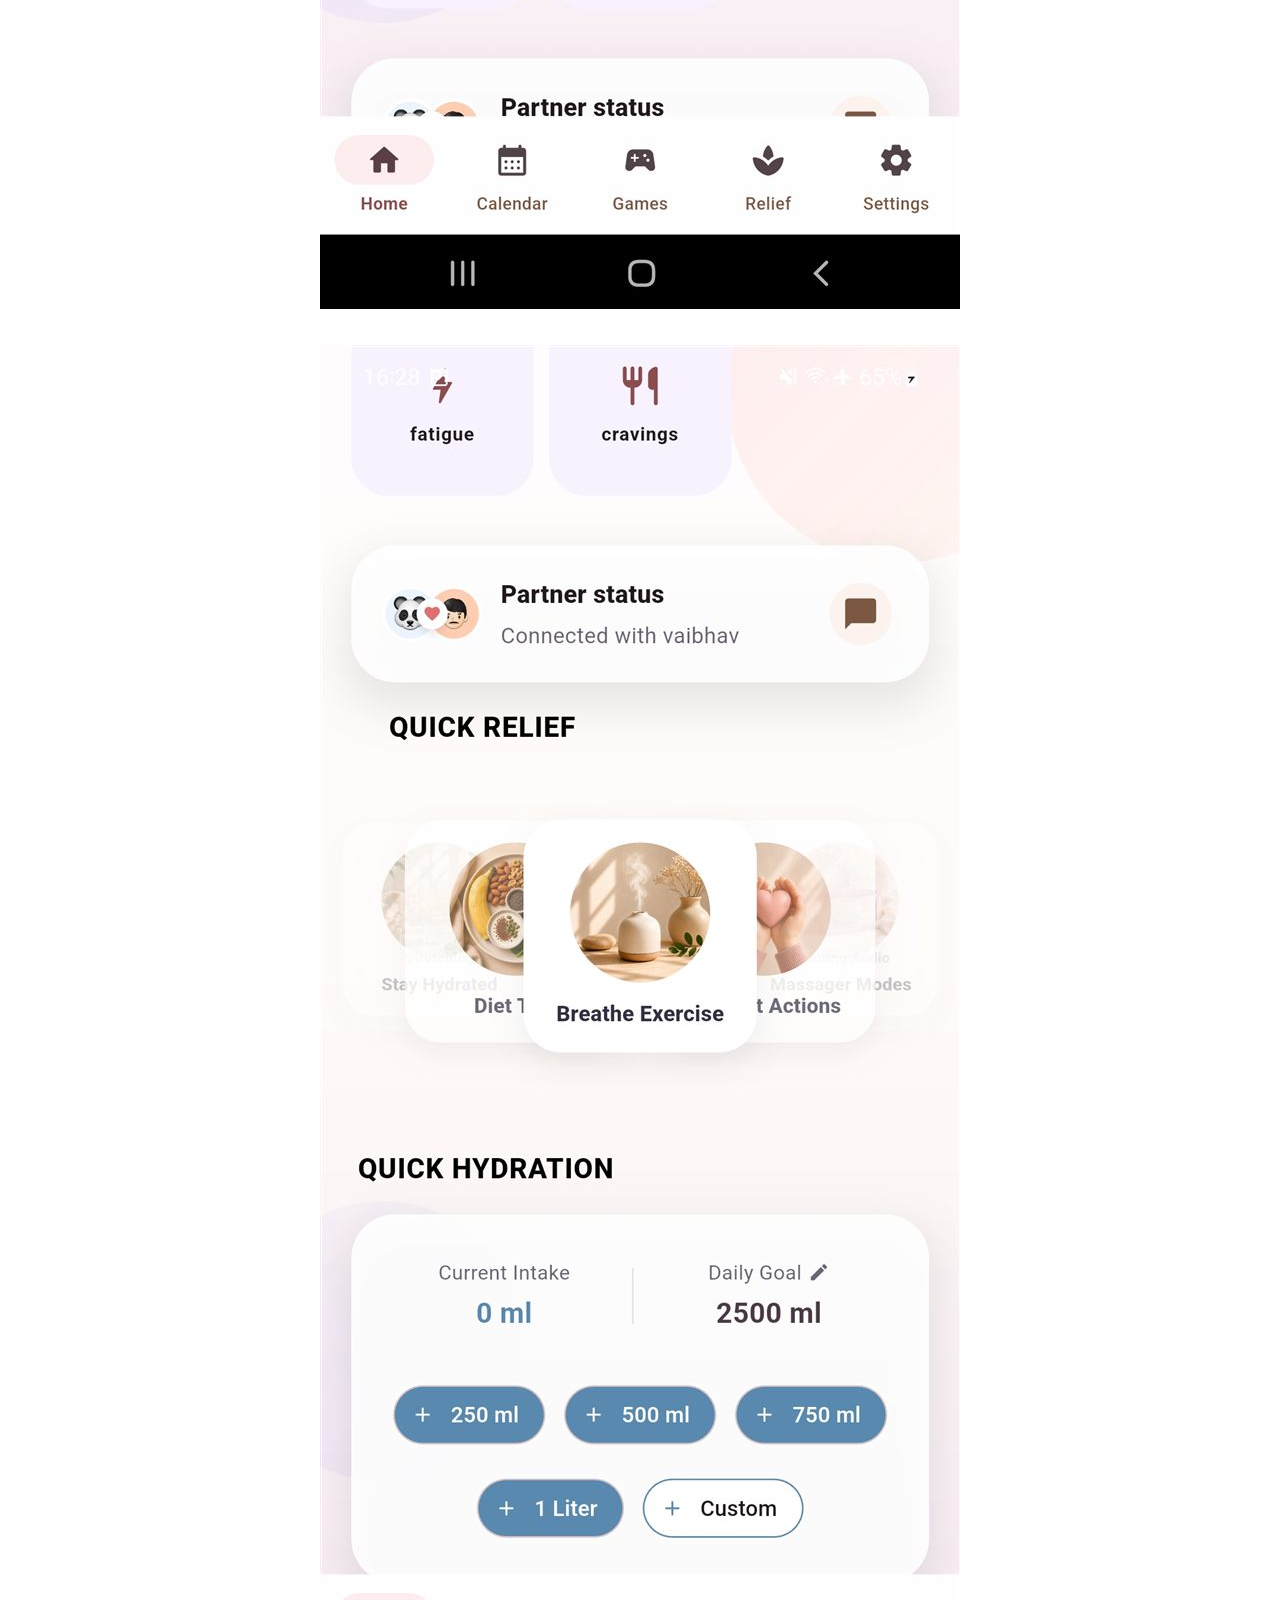
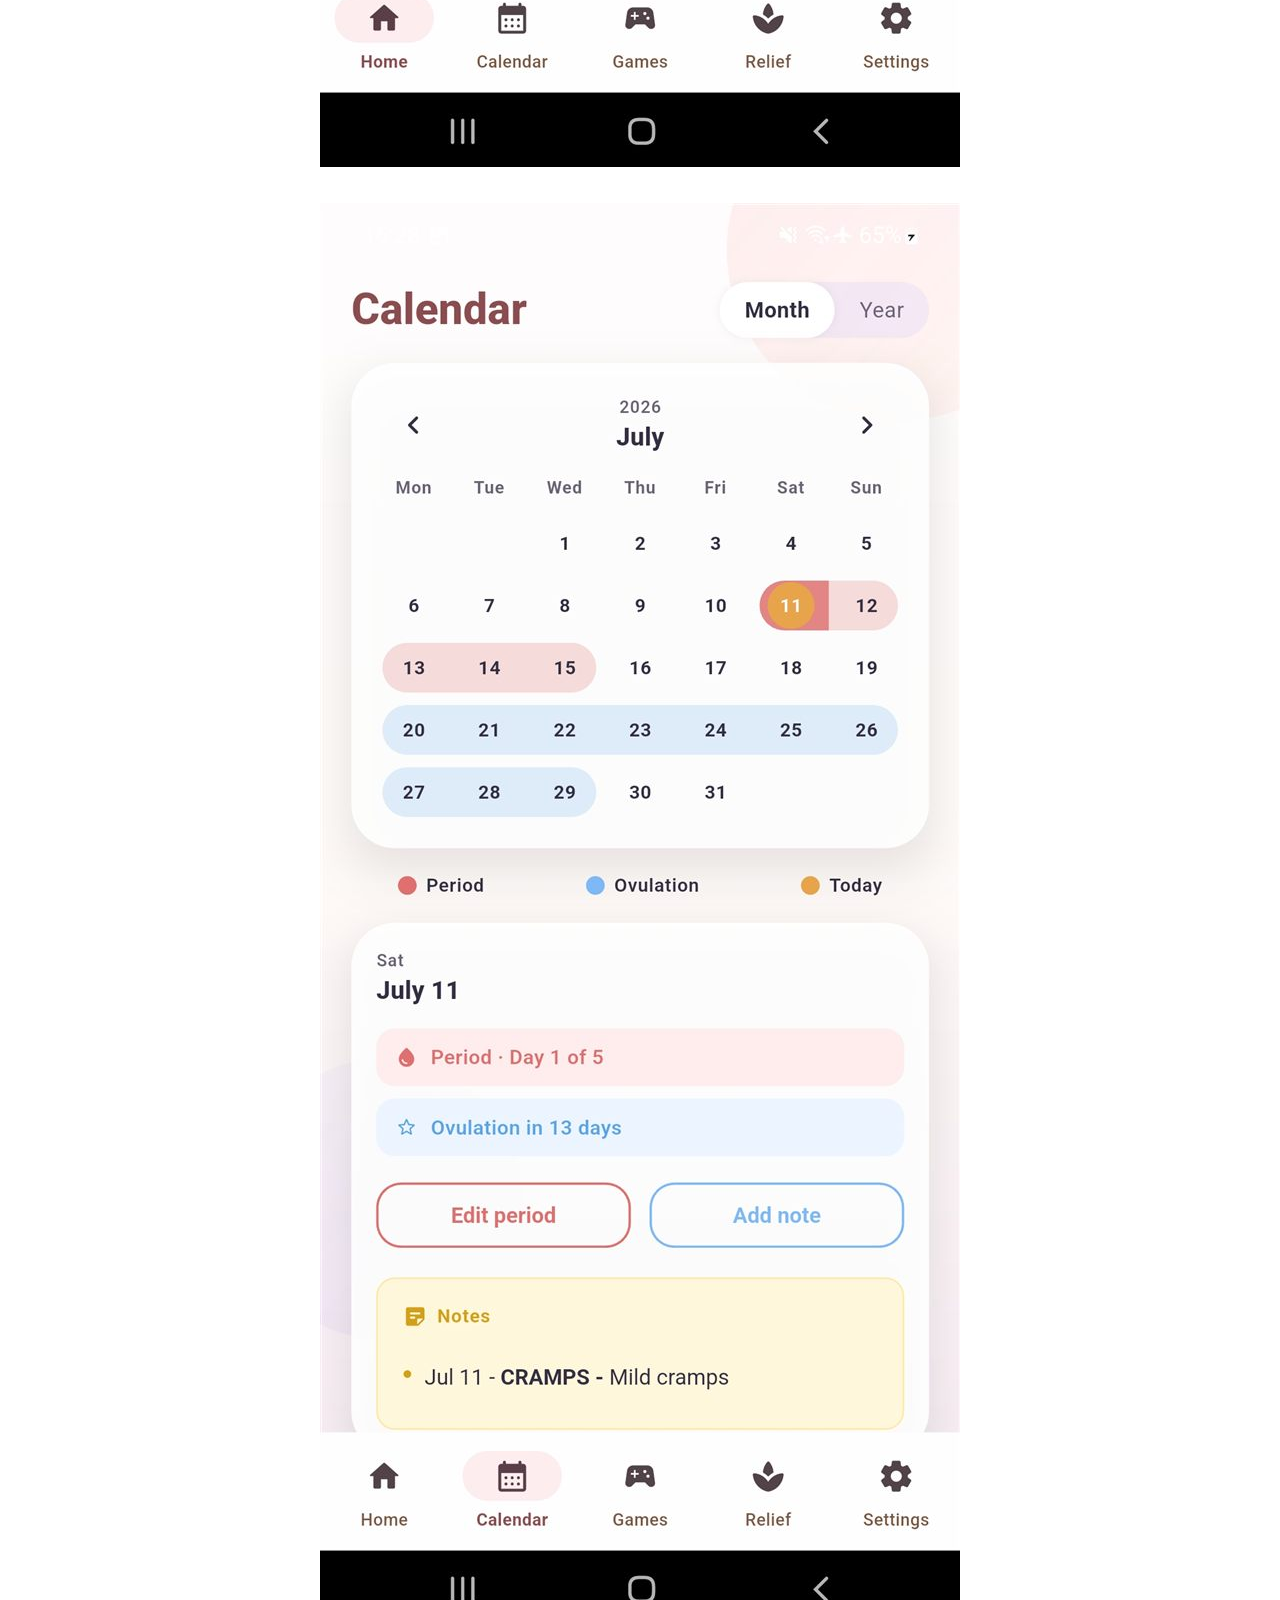
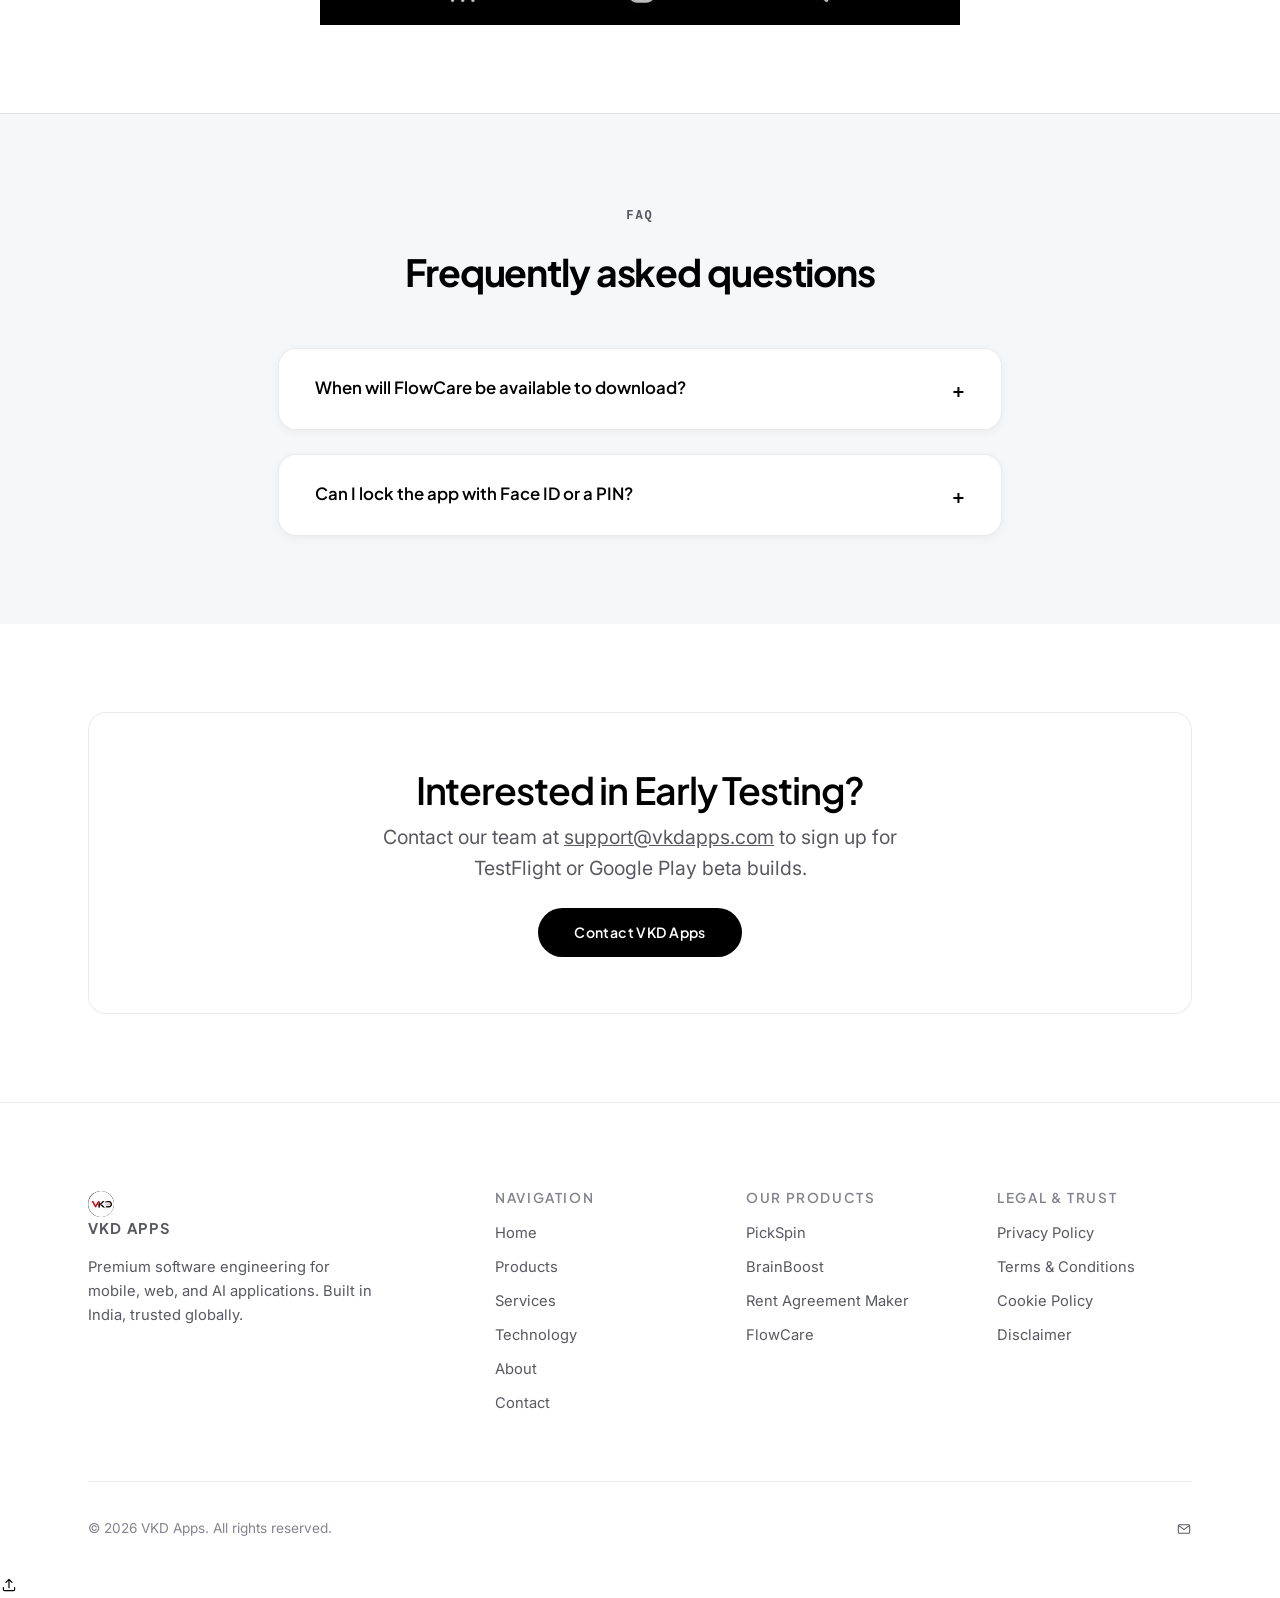
<file: flowcare.html>
<!doctype html>
<html lang="en">
<head>
<meta charset="UTF-8" />
<meta name="viewport" content="width=device-width, initial-scale=1, viewport-fit=cover" />
<title>FlowCare — Private Period &amp; Cycle Tracker | VKD Apps</title>
<meta name="description" content="FlowCare — a private, thoughtful period and cycle calendar designed with zero tracking, local encryption, and gentle health observations. Coming soon to Android &amp; iOS." />
<link rel="canonical" href="https://vkdapps.com/flowcare.html" />

<!-- Open Graph -->
<meta property="og:type" content="website" />
<meta property="og:site_name" content="VKD Apps" />
<meta property="og:title" content="FlowCare — Private Period &amp; Cycle Tracker" />
<meta property="og:description" content="A private cycle companion with local encryption, ovulation alerts, and gentle health observations." />
<meta property="og:url" content="https://vkdapps.com/flowcare.html" />
<meta property="og:image" content="https://vkdapps.com/assets/images/og-cover.jpg" />

<!-- Twitter -->
<meta name="twitter:card" content="summary_large_image" />
<meta name="twitter:image" content="https://vkdapps.com/assets/images/og-cover.jpg" />

<meta name="theme-color" content="#07080a" />
<link rel="icon" href="assets/icons/favicon.svg" type="image/svg+xml" />
<link rel="apple-touch-icon" href="assets/icons/apple-touch-icon.png" />
<link rel="manifest" href="manifest.json" />

<!-- Google Fonts -->
<link rel="preconnect" href="https://fonts.googleapis.com" />
<link rel="preconnect" href="https://fonts.gstatic.com" crossorigin />
<link href="https://fonts.googleapis.com/css2?family=Plus+Jakarta+Sans:wght@400;500;600;700;800&family=Inter:wght@400;500;600&display=swap" rel="stylesheet" />

<script>document.documentElement.classList.add("js");</script>

<link rel="stylesheet" href="assets/css/variables.css" />
<link rel="stylesheet" href="assets/css/base.css" />
<link rel="stylesheet" href="assets/css/components.css" />
<link rel="stylesheet" href="assets/css/animations.css" />

<script type="application/ld+json">
{
  "@context": "https://schema.org",
  "@type": "SoftwareApplication",
  "name": "FlowCare",
  "url": "https://vkdapps.com/flowcare.html",
  "description": "FlowCare is a private period and cycle companion designed with local-first encryption, zero third-party telemetry, and thoughtful health insights.",
  "applicationCategory": "HealthApplication",
  "operatingSystem": "Android, iOS",
  "publisher": { "@type": "Organization", "name": "VKD Apps", "url": "https://vkdapps.com" }
}
</script>
</head>
<body>
<a href="#main" class="skip-link">Skip to content</a>

<div class="noise-layer" aria-hidden="true"></div>
<div class="scroll-progress" aria-hidden="true"></div>

<!-- Site Navigation -->
<header class="site-nav">
  <div class="container nav-inner">
    <a href="index.html" class="brand" aria-label="VKD Apps Home">
      <img class="brand-mark" src="assets/icons/logo.png" alt="VKD Apps logo" width="34" height="34" />
      <span class="brand-name">VKD Apps</span>
    </a>
    <nav class="nav-links" aria-label="Main Navigation">
      <a href="index.html">Home</a>
      <a href="products.html" aria-current="page">Products</a>
      <a href="services.html">Services</a>
      <a href="technology.html">Technology</a>
      <a href="about.html">About</a>
      <a href="contact.html">Contact</a>
    </nav>
    <div class="nav-cta">
      <a href="contact.html" class="btn btn-secondary btn-sm">Start Your Project</a>
      <button class="nav-toggle" aria-label="Toggle navigation menu" aria-expanded="false" aria-controls="mobileMenu">
        <span></span><span></span><span></span>
      </button>
    </div>
  </div>
</header>

<!-- Mobile Drawer -->
<div class="mobile-menu" id="mobileMenu" aria-label="Mobile Navigation">
  <a href="index.html">Home</a>
  <a href="products.html">Products</a>
  <a href="services.html">Services</a>
  <a href="technology.html">Technology</a>
  <a href="about.html">About</a>
  <a href="contact.html">Contact</a>
  <a href="contact.html" class="btn btn-primary">Start Your Project</a>
</div>

<main id="main">
  <!-- Hero -->
  <section class="page-hero">
    <div class="hero-mesh" aria-hidden="true"></div>
    <div class="container" style="position: relative; z-index: 1;">
      <a href="products.html" style="color: var(--text-secondary); font-size: var(--fs-small); display: inline-flex; align-items: center; gap: 0.4rem; margin-bottom: var(--space-sm);" data-reveal>
        ← All Products
      </a>
      <div style="display: flex; align-items: center; gap: 0.8rem; margin-top: var(--space-xs);" data-reveal data-delay="60">
        <div class="card-icon" style="margin-bottom: 0; width: 42px; height: 42px;">
          <svg aria-hidden="true"><use href="assets/icons/sprite.svg#i-droplet"></use></svg>
        </div>
        <span class="eyebrow">Health &amp; Privacy First</span>
      </div>
      <h1 data-reveal data-delay="120">FlowCare</h1>
      <p class="lead" data-reveal data-delay="180">
        A private, respectful period tracker and cycle companion. Engineered with zero third-party telemetry, on-device encryption, ovulation alerts, and gentle health observations.
      </p>
      <div style="display: flex; gap: 1rem; flex-wrap: wrap; margin-top: var(--space-lg);" data-reveal data-delay="240">
        <span class="btn btn-disabled">Android &amp; iOS — Launching 2026</span>
        <a href="contact.html" class="btn btn-secondary">Inquire About Early Access</a>
      </div>
    </div>
  </section>

  <!-- Overview -->
  <section class="section-pad" style="padding-top: 0;">
    <div class="container">
      <div class="grid grid-2" style="align-items: center; gap: var(--space-2xl);">
        <div data-reveal>
          <span class="eyebrow">Privacy Commitment</span>
          <h2 style="font-size: var(--fs-h2); margin-top: var(--space-xs); margin-bottom: var(--space-md);">
            Your intimate health data belongs solely to you.
          </h2>
          <p style="color: var(--text-secondary); font-size: var(--fs-lead); line-height: 1.65;">
            Many health apps commodify intimate user metrics by selling information to advertising brokers and third-party trackers. FlowCare was built in response: an encrypted, local-first cycle tracking experience with zero advertising and zero telemetry.
          </p>
        </div>
        <div class="card" data-reveal data-delay="120">
          <h3 style="font-size: 1.25rem; margin-bottom: var(--space-sm); color: var(--accent-bright);">Key Specifications</h3>
          <div style="display: flex; flex-direction: column; gap: 0.6rem; font-size: 0.95rem; color: var(--text-secondary);">
            <div><strong>Platforms:</strong> iOS &amp; Android (Flutter)</div>
            <div><strong>Encryption:</strong> AES-256 on-device key management</div>
            <div><strong>Data Privacy:</strong> Zero cloud trackers or external brokers</div>
            <div><strong>Status:</strong> Active Development</div>
          </div>
        </div>
      </div>
    </div>
  </section>

  <!-- Features Grid -->
  <section class="section-pad" style="background: var(--bg-secondary); border-top: 1px solid var(--border-subtle); border-bottom: 1px solid var(--border-subtle);">
    <div class="container">
      <div class="section-head" data-reveal>
        <span class="eyebrow">Design Features</span>
        <h2>Thoughtful, discreet, and reliable</h2>
      </div>
      <div class="grid grid-3" data-stagger>
        <div class="card">
          <div class="card-icon"><svg aria-hidden="true"><use href="assets/icons/sprite.svg#i-calendar"></use></svg></div>
          <h3 style="font-size: 1.15rem; margin-bottom: 0.4rem;">Cycle Calendar</h3>
          <p style="color: var(--text-secondary); font-size: 0.9rem; line-height: 1.55;">Clear visual layout showing past periods, predicted fertile windows, and future dates.</p>
        </div>
        <div class="card">
          <div class="card-icon"><svg aria-hidden="true"><use href="assets/icons/sprite.svg#i-lock"></use></svg></div>
          <h3 style="font-size: 1.15rem; margin-bottom: 0.4rem;">Zero Data Leakage</h3>
          <p style="color: var(--text-secondary); font-size: 0.9rem; line-height: 1.55;">Data never leaves your phone. Protected by device biometrics (FaceID &amp; Fingerprint).</p>
        </div>
        <div class="card">
          <div class="card-icon"><svg aria-hidden="true"><use href="assets/icons/sprite.svg#i-bell"></use></svg></div>
          <h3 style="font-size: 1.15rem; margin-bottom: 0.4rem;">Discreet Notifications</h3>
          <p style="color: var(--text-secondary); font-size: 0.9rem; line-height: 1.55;">Customizable reminder copy that protects your privacy on locked mobile screens.</p>
        </div>
        <div class="card">
          <div class="card-icon"><svg aria-hidden="true"><use href="assets/icons/sprite.svg#i-trending"></use></svg></div>
          <h3 style="font-size: 1.15rem; margin-bottom: 0.4rem;">Gentle Health Insights</h3>
          <p style="color: var(--text-secondary); font-size: 0.9rem; line-height: 1.55;">Symptom correlation graphs highlighting mood, energy, and cycle regularity patterns.</p>
        </div>
        <div class="card">
          <div class="card-icon"><svg aria-hidden="true"><use href="assets/icons/sprite.svg#i-shield"></use></svg></div>
          <h3 style="font-size: 1.15rem; margin-bottom: 0.4rem;">No Ads Ever</h3>
          <p style="color: var(--text-secondary); font-size: 0.9rem; line-height: 1.55;">We never show advertising or monetize your health data through marketing brokers.</p>
        </div>
        <div class="card">
          <div class="card-icon"><svg aria-hidden="true"><use href="assets/icons/sprite.svg#i-cloud"></use></svg></div>
          <h3 style="font-size: 1.15rem; margin-bottom: 0.4rem;">Private Backup Option</h3>
          <p style="color: var(--text-secondary); font-size: 0.9rem; line-height: 1.55;">Encrypted local JSON backups exportable directly to your private iCloud or Google Drive.</p>
        </div>
      </div>
    </div>
  </section>

  <!-- Screenshots -->
  <section class="section-pad">
    <div class="container">
      <div class="section-head center" data-reveal>
        <span class="eyebrow">Visuals</span>
        <h2>Screenshots from FlowCare</h2>
      </div>
      <div style="display: flex; justify-content: center; gap: var(--space-lg); flex-wrap: wrap;" data-stagger>
        <div class="product-mock-frame">
          <img src="assets/images/app/flowcare-1.jpg" alt="FlowCare cycle dashboard screen" width="640" height="1422" loading="lazy" />
        </div>
        <div class="product-mock-frame">
          <img src="assets/images/app/flowcare-2.jpg" alt="FlowCare health logging interface" width="640" height="1422" loading="lazy" />
        </div>
        <div class="product-mock-frame">
          <img src="assets/images/app/flowcare-3.jpg" alt="FlowCare symptom observation chart" width="640" height="1422" loading="lazy" />
        </div>
      </div>
    </div>
  </section>

  <!-- FAQ -->
  <section class="section-pad" style="background: var(--bg-secondary); border-top: 1px solid var(--border-subtle);">
    <div class="container" style="max-width: 820px;">
      <div class="section-head center" data-reveal>
        <span class="eyebrow">FAQ</span>
        <h2>Frequently asked questions</h2>
      </div>
      <div style="display: flex; flex-direction: column; gap: var(--space-md);" data-stagger>
        <details class="card" style="padding: var(--space-md) var(--space-lg); cursor: pointer;">
          <summary style="font-family: var(--font-display); font-weight: 600; font-size: 1.05rem; list-style: none; display: flex; justify-content: space-between; align-items: center;">
            <span>When will FlowCare be available to download?</span>
            <span style="color: var(--accent-bright); font-size: 1.25rem;">+</span>
          </summary>
          <p style="color: var(--text-secondary); margin-top: var(--space-sm); line-height: 1.6; font-size: 0.92rem;">
            FlowCare is currently in internal alpha testing and will launch for Android and iOS in 2026.
          </p>
        </details>
        <details class="card" style="padding: var(--space-md) var(--space-lg); cursor: pointer;">
          <summary style="font-family: var(--font-display); font-weight: 600; font-size: 1.05rem; list-style: none; display: flex; justify-content: space-between; align-items: center;">
            <span>Can I lock the app with Face ID or a PIN?</span>
            <span style="color: var(--accent-bright); font-size: 1.25rem;">+</span>
          </summary>
          <p style="color: var(--text-secondary); margin-top: var(--space-sm); line-height: 1.6; font-size: 0.92rem;">
            Yes, FlowCare includes native biometric app lock (Face ID, Touch ID, or fingerprint lock) to ensure nobody can view your cycle history if they have physical access to your phone.
          </p>
        </details>
      </div>
    </div>
  </section>

  <!-- CTA -->
  <section class="section-pad">
    <div class="container">
      <div class="glass" style="padding: var(--space-xl); text-align: center;" data-reveal>
        <h3 style="font-size: var(--fs-h2); margin-bottom: var(--space-xs);">Interested in Early Testing?</h3>
        <p style="color: var(--text-secondary); max-width: 600px; margin: 0 auto var(--space-md); font-size: var(--fs-lead);">
          Contact our team at <a href="mailto:support@vkdapps.com" style="color: var(--accent-bright); text-decoration: underline;">support@vkdapps.com</a> to sign up for TestFlight or Google Play beta builds.
        </p>
        <a href="contact.html" class="btn btn-primary">Contact VKD Apps</a>
      </div>
    </div>
  </section>
</main>

<!-- Global Footer -->
<footer class="site-footer">
  <div class="container">
    <div class="footer-grid">
      <div class="footer-col">
        <a href="index.html" class="brand" style="margin-bottom: var(--space-sm);">
          <img class="brand-mark" src="assets/icons/logo.png" alt="VKD Apps logo" width="32" height="32" />
          <span>VKD Apps</span>
        </a>
        <p style="max-width: 32ch; line-height: 1.6;">
          Premium software engineering for mobile, web, and AI applications. Built in India, trusted globally.
        </p>
      </div>

      <div class="footer-col">
        <h4>Navigation</h4>
        <a href="index.html">Home</a>
        <a href="products.html">Products</a>
        <a href="services.html">Services</a>
        <a href="technology.html">Technology</a>
        <a href="about.html">About</a>
        <a href="contact.html">Contact</a>
      </div>

      <div class="footer-col">
        <h4>Our Products</h4>
        <a href="pickspin.html">PickSpin</a>
        <a href="brainboost.html">BrainBoost</a>
        <a href="rent-agreement-maker.html">Rent Agreement Maker</a>
        <a href="flowcare.html">FlowCare</a>
      </div>

      <div class="footer-col">
        <h4>Legal &amp; Trust</h4>
        <a href="privacy-policy.html">Privacy Policy</a>
        <a href="terms-and-conditions.html">Terms &amp; Conditions</a>
        <a href="cookie-policy.html">Cookie Policy</a>
        <a href="disclaimer.html">Disclaimer</a>
      </div>
    </div>

    <div class="footer-bottom">
      <span>&copy; <span data-year>2026</span> VKD Apps. All rights reserved.</span>
      <div class="footer-social" aria-label="Contact channels">
        <a href="mailto:vkdiosapp@gmail.com" aria-label="Send email to vkdiosapp@gmail.com">
          <svg style="width:16px;height:16px;" aria-hidden="true"><use href="assets/icons/sprite.svg#i-mail"></use></svg>
        </a>
      </div>
    </div>
  </div>
</footer>

<button class="back-to-top" aria-label="Scroll back to top">
  <svg style="width:18px;height:18px;" aria-hidden="true"><use href="assets/icons/sprite.svg#i-upload"></use></svg>
</button>

<script src="assets/js/main.js"></script>
</body>
</html>
</file>
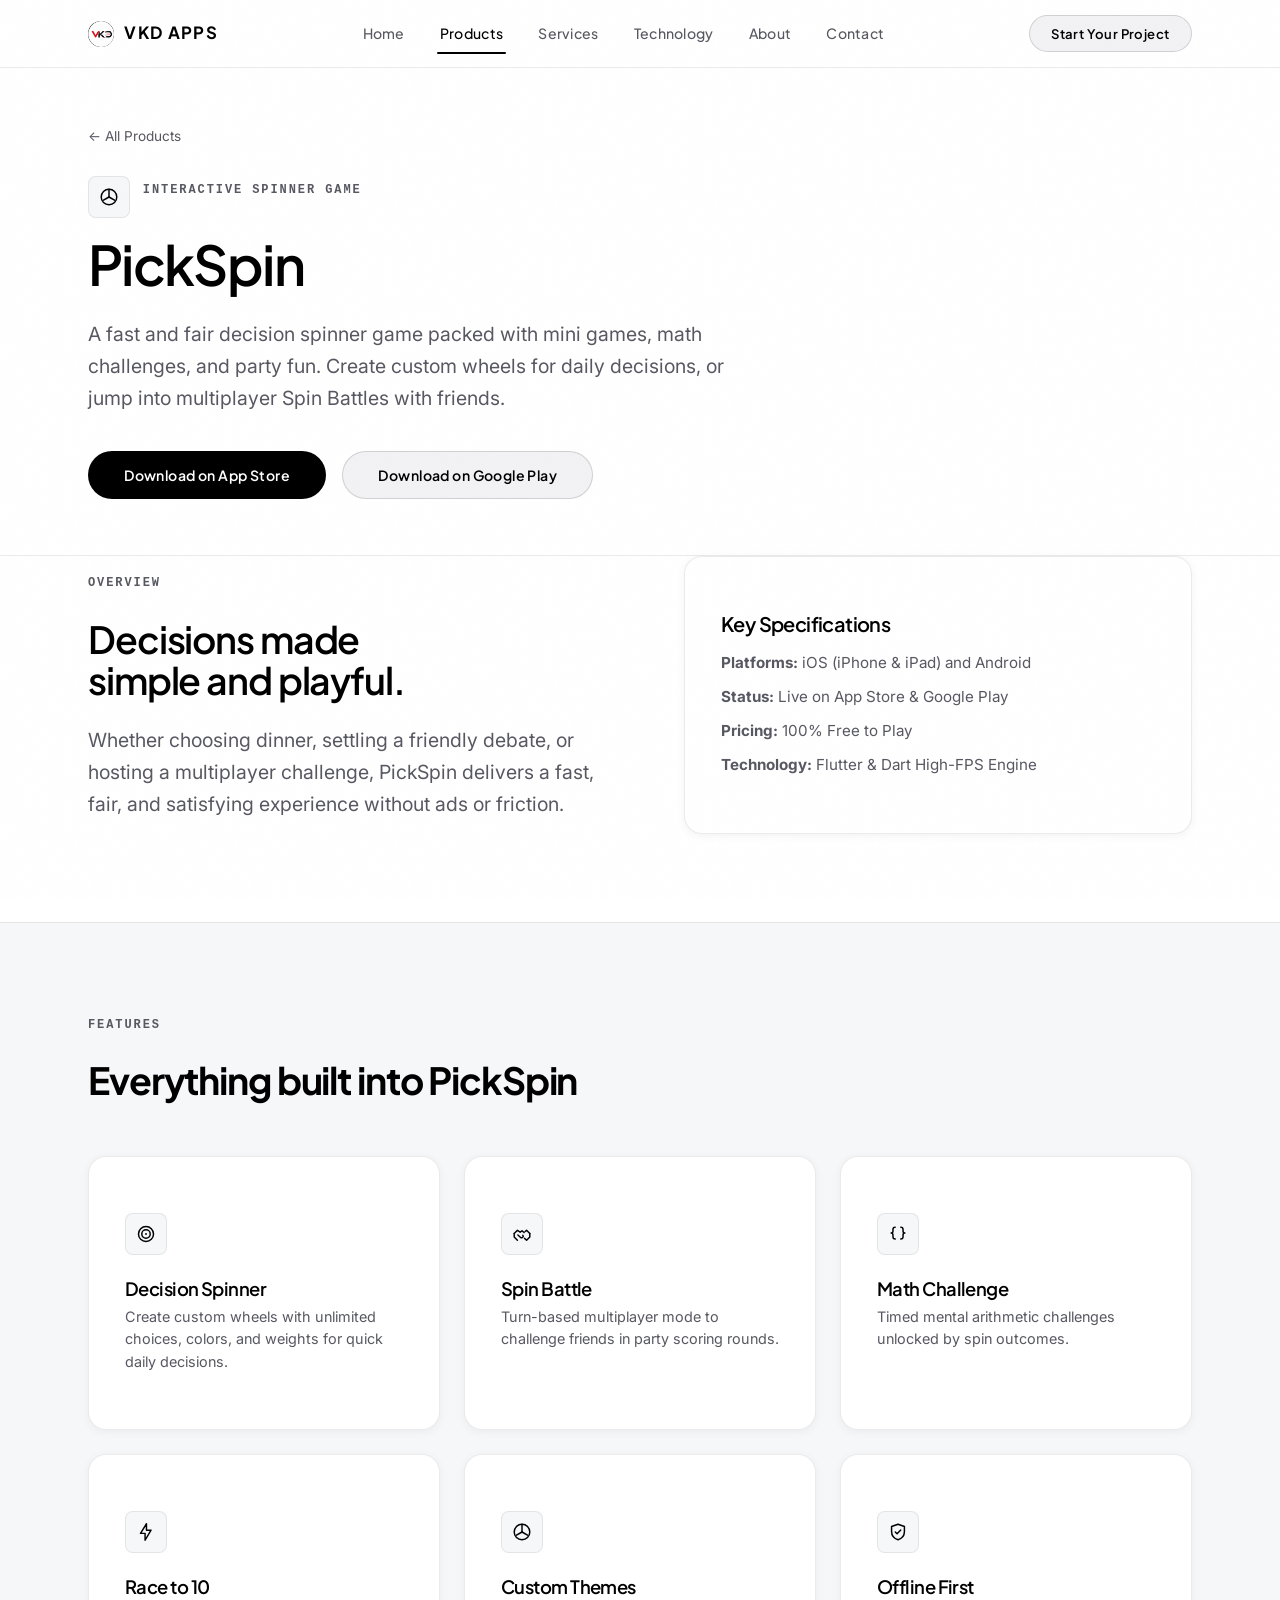
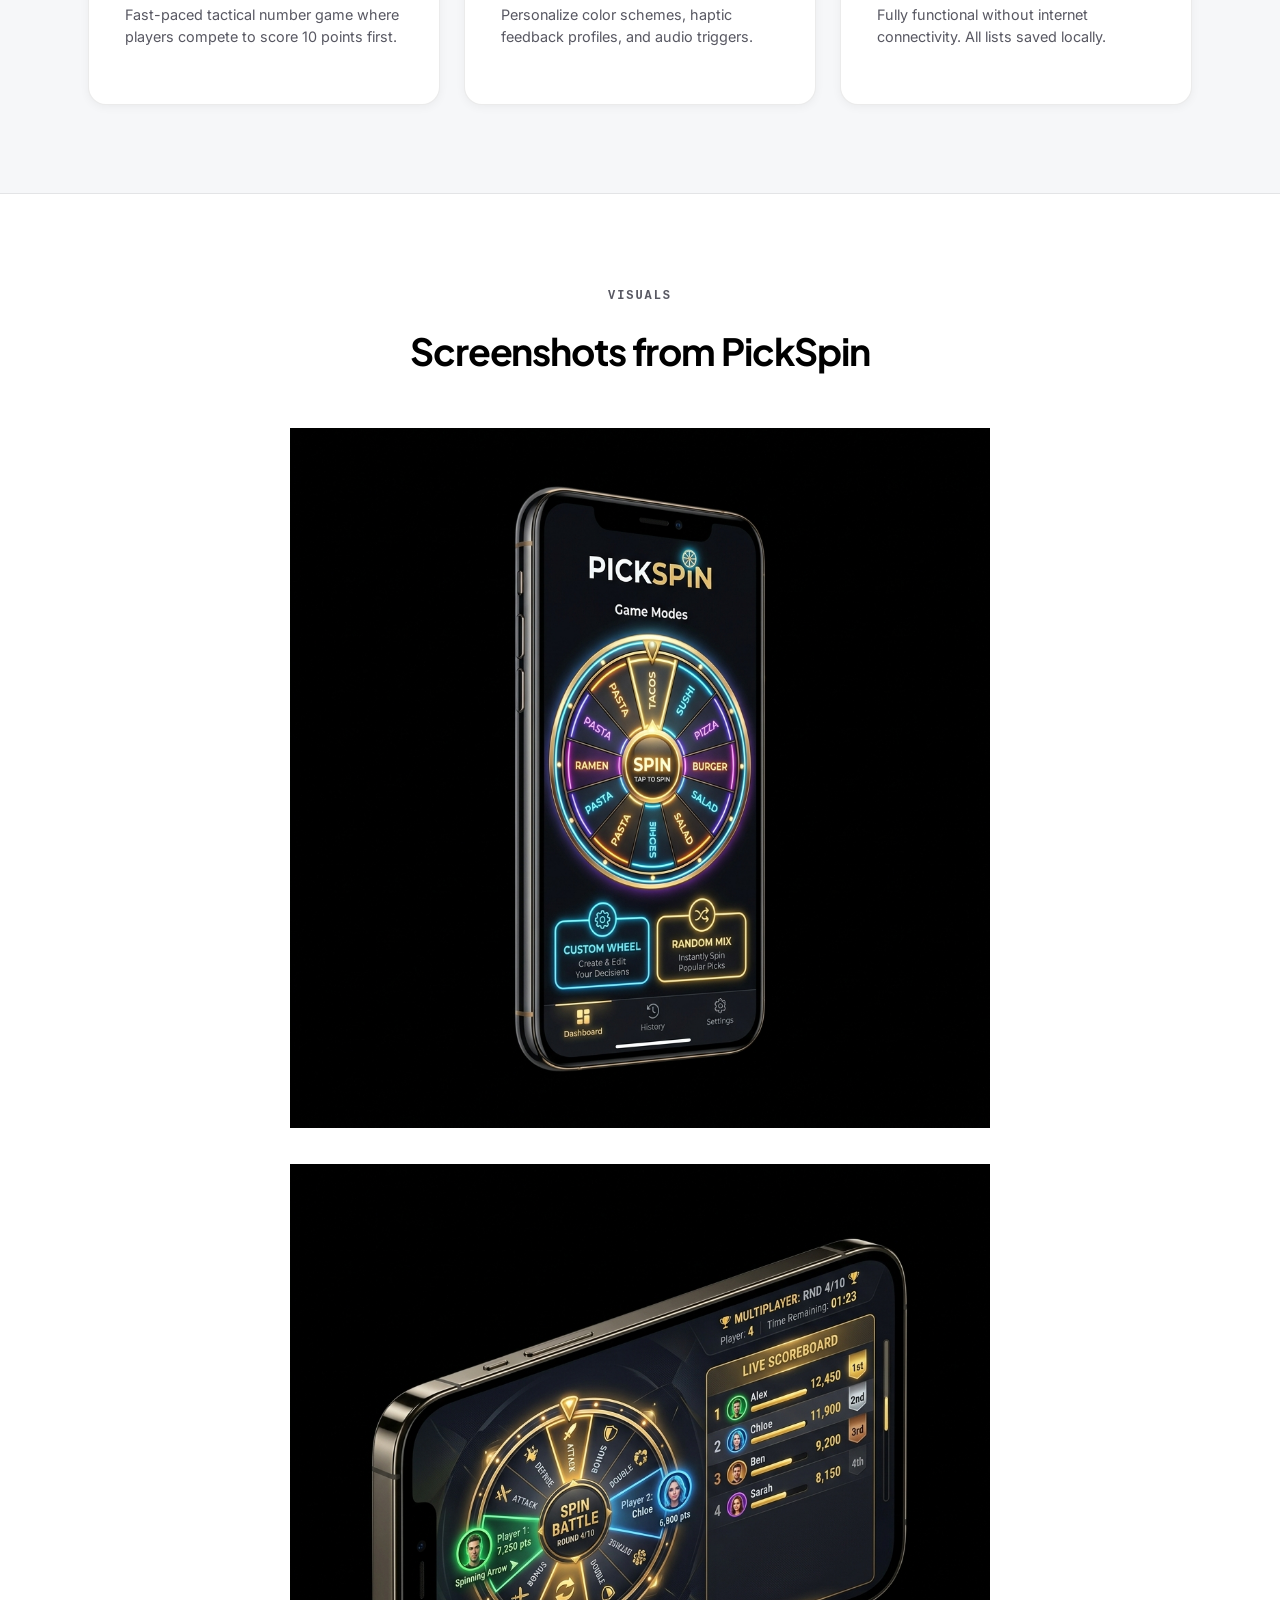
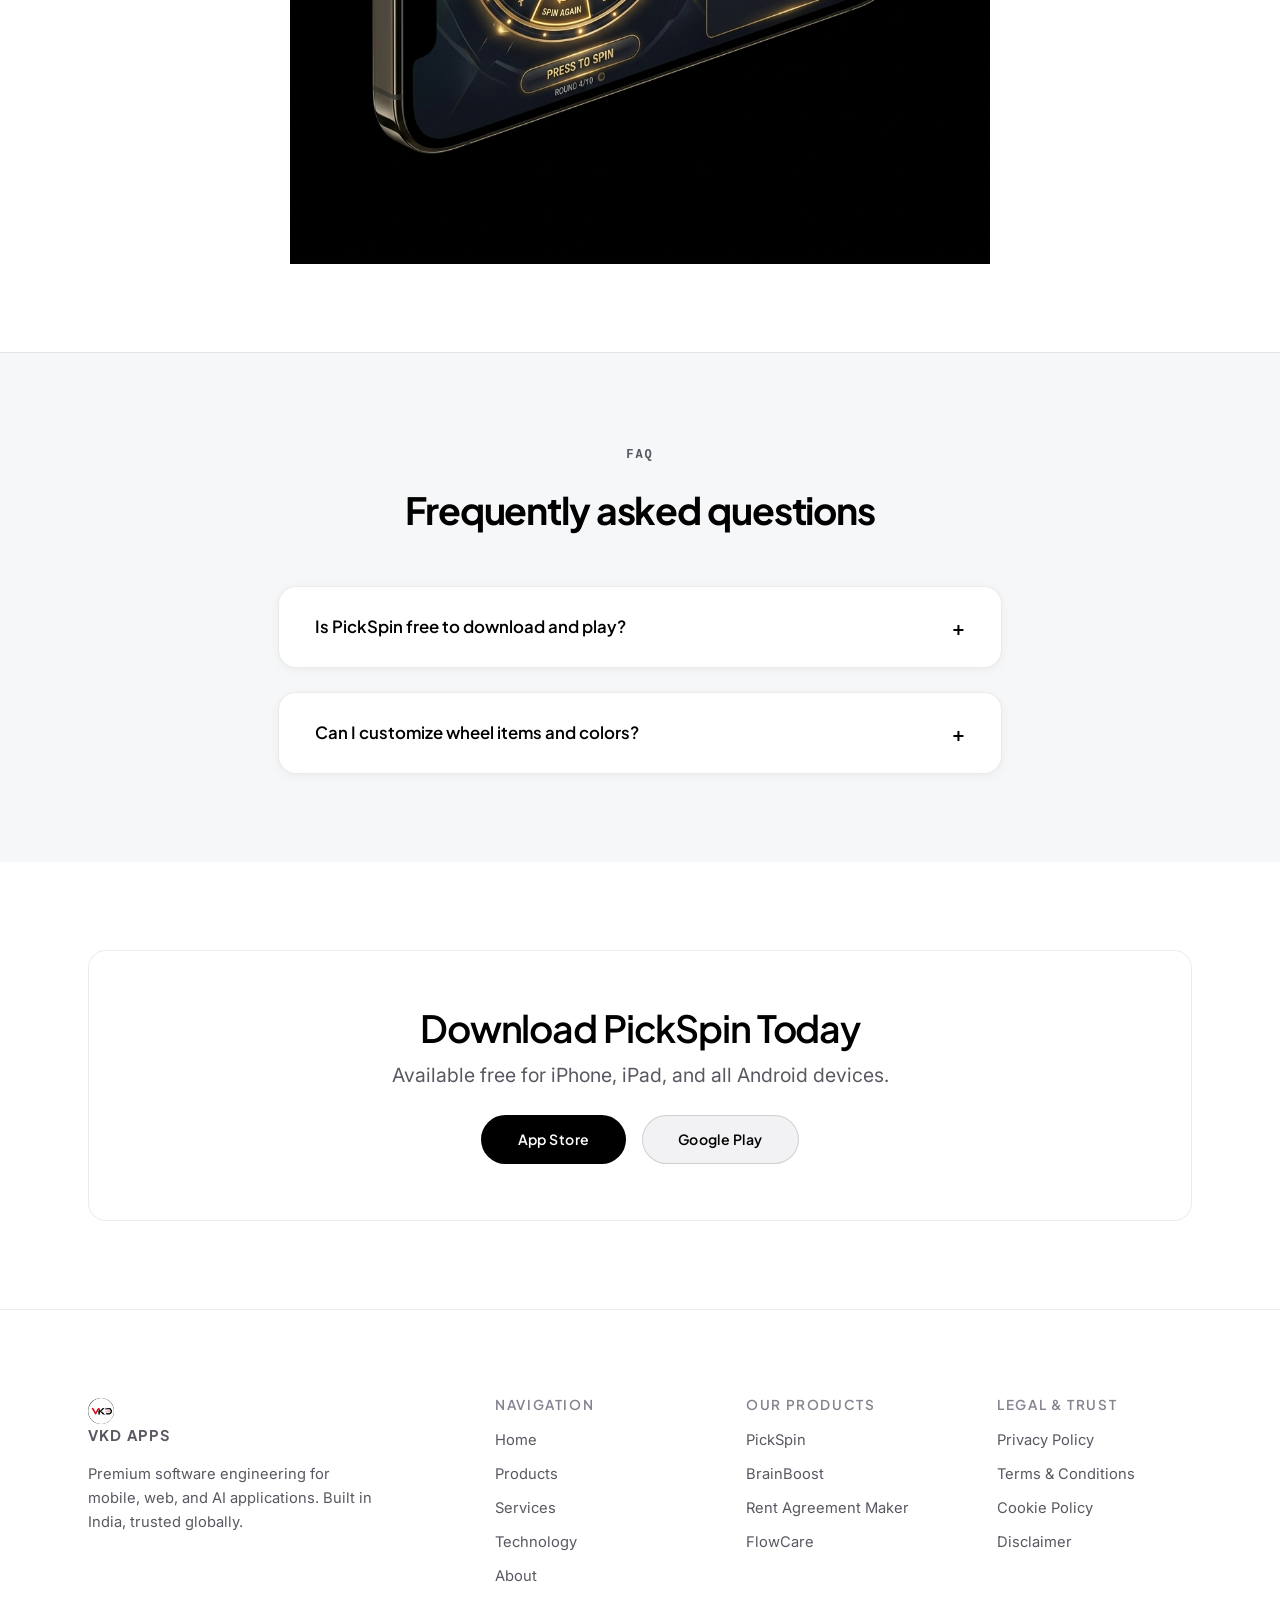
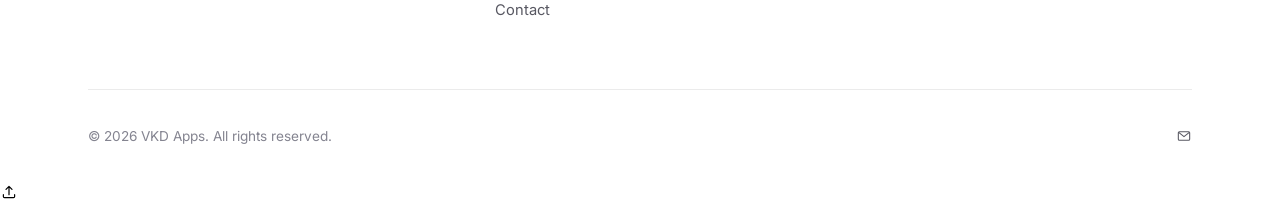
<file: pickspin.html>
<!doctype html>
<html lang="en">
<head>
<meta charset="UTF-8" />
<meta name="viewport" content="width=device-width, initial-scale=1, viewport-fit=cover" />
<title>PickSpin — Decision Spinner &amp; Mini Game Hub | VKD Apps</title>
<meta name="description" content="PickSpin — customizable decision wheels, multiplayer Spin Battles, math challenges, and Race to 10. Available for iOS and Android." />
<link rel="canonical" href="https://vkdapps.com/pickspin.html" />

<!-- Open Graph -->
<meta property="og:type" content="website" />
<meta property="og:site_name" content="VKD Apps" />
<meta property="og:title" content="PickSpin — Decision Spinner &amp; Game Hub" />
<meta property="og:description" content="Decision Spinner, Spin Battle multiplayer, Math Challenge, and Race to 10 — free on Android and iOS." />
<meta property="og:url" content="https://vkdapps.com/pickspin.html" />
<meta property="og:image" content="https://vkdapps.com/assets/images/og-cover.jpg" />

<!-- Twitter -->
<meta name="twitter:card" content="summary_large_image" />
<meta name="twitter:image" content="https://vkdapps.com/assets/images/og-cover.jpg" />

<meta name="theme-color" content="#07080a" />
<link rel="icon" href="assets/icons/favicon.svg" type="image/svg+xml" />
<link rel="apple-touch-icon" href="assets/icons/apple-touch-icon.png" />
<link rel="manifest" href="manifest.json" />

<!-- Google Fonts -->
<link rel="preconnect" href="https://fonts.googleapis.com" />
<link rel="preconnect" href="https://fonts.gstatic.com" crossorigin />
<link href="https://fonts.googleapis.com/css2?family=Plus+Jakarta+Sans:wght@400;500;600;700;800&family=Inter:wght@400;500;600&display=swap" rel="stylesheet" />

<script>document.documentElement.classList.add("js");</script>

<link rel="stylesheet" href="assets/css/variables.css" />
<link rel="stylesheet" href="assets/css/base.css" />
<link rel="stylesheet" href="assets/css/components.css" />
<link rel="stylesheet" href="assets/css/animations.css" />

<script type="application/ld+json">
{
  "@context": "https://schema.org",
  "@type": "SoftwareApplication",
  "name": "PickSpin",
  "url": "https://vkdapps.com/pickspin.html",
  "description": "PickSpin is a casual spin wheel game packed with mini games, math challenges, and party fun.",
  "applicationCategory": "GameApplication",
  "operatingSystem": "Android, iOS",
  "installUrl": [
    "https://play.google.com/store/apps/details?id=com.vkd.spinner.game",
    "https://apps.apple.com/in/app/pickspin-spinner-wheel-game/id6757425174"
  ],
  "offers": { "@type": "Offer", "price": "0", "priceCurrency": "USD" },
  "publisher": { "@type": "Organization", "name": "VKD Apps", "url": "https://vkdapps.com" }
}
</script>
</head>
<body>
<a href="#main" class="skip-link">Skip to content</a>

<div class="noise-layer" aria-hidden="true"></div>
<div class="scroll-progress" aria-hidden="true"></div>

<!-- Site Navigation -->
<header class="site-nav">
  <div class="container nav-inner">
    <a href="index.html" class="brand" aria-label="VKD Apps Home">
      <img class="brand-mark" src="assets/icons/logo.png" alt="VKD Apps logo" width="34" height="34" />
      <span class="brand-name">VKD Apps</span>
    </a>
    <nav class="nav-links" aria-label="Main Navigation">
      <a href="index.html">Home</a>
      <a href="products.html" aria-current="page">Products</a>
      <a href="services.html">Services</a>
      <a href="technology.html">Technology</a>
      <a href="about.html">About</a>
      <a href="contact.html">Contact</a>
    </nav>
    <div class="nav-cta">
      <a href="contact.html" class="btn btn-secondary btn-sm">Start Your Project</a>
      <button class="nav-toggle" aria-label="Toggle navigation menu" aria-expanded="false" aria-controls="mobileMenu">
        <span></span><span></span><span></span>
      </button>
    </div>
  </div>
</header>

<!-- Mobile Drawer -->
<div class="mobile-menu" id="mobileMenu" aria-label="Mobile Navigation">
  <a href="index.html">Home</a>
  <a href="products.html">Products</a>
  <a href="services.html">Services</a>
  <a href="technology.html">Technology</a>
  <a href="about.html">About</a>
  <a href="contact.html">Contact</a>
  <a href="contact.html" class="btn btn-primary">Start Your Project</a>
</div>

<main id="main">
  <!-- Hero -->
  <section class="page-hero">
    <div class="hero-mesh" aria-hidden="true"></div>
    <div class="container" style="position: relative; z-index: 1;">
      <a href="products.html" style="color: var(--text-secondary); font-size: var(--fs-small); display: inline-flex; align-items: center; gap: 0.4rem; margin-bottom: var(--space-sm);" data-reveal>
        ← All Products
      </a>
      <div style="display: flex; align-items: center; gap: 0.8rem; margin-top: var(--space-xs);" data-reveal data-delay="60">
        <div class="card-icon" style="margin-bottom: 0; width: 42px; height: 42px;">
          <svg aria-hidden="true"><use href="assets/icons/sprite.svg#i-wheel"></use></svg>
        </div>
        <span class="eyebrow">Interactive Spinner Game</span>
      </div>
      <h1 data-reveal data-delay="120">PickSpin</h1>
      <p class="lead" data-reveal data-delay="180">
        A fast and fair decision spinner game packed with mini games, math challenges, and party fun. Create custom wheels for daily decisions, or jump into multiplayer Spin Battles with friends.
      </p>
      <div style="display: flex; gap: 1rem; flex-wrap: wrap; margin-top: var(--space-lg);" data-reveal data-delay="240">
        <a href="https://apps.apple.com/in/app/pickspin-spinner-wheel-game/id6757425174" target="_blank" rel="noopener" class="btn btn-primary">Download on App Store</a>
        <a href="https://play.google.com/store/apps/details?id=com.vkd.spinner.game" target="_blank" rel="noopener" class="btn btn-secondary">Download on Google Play</a>
      </div>
    </div>
  </section>

  <!-- Overview -->
  <section class="section-pad" style="padding-top: 0;">
    <div class="container">
      <div class="grid grid-2" style="align-items: center; gap: var(--space-2xl);">
        <div data-reveal>
          <span class="eyebrow">Overview</span>
          <h2 style="font-size: var(--fs-h2); margin-top: var(--space-xs); margin-bottom: var(--space-md);">
            Decisions made simple and playful.
          </h2>
          <p style="color: var(--text-secondary); font-size: var(--fs-lead); line-height: 1.65;">
            Whether choosing dinner, settling a friendly debate, or hosting a multiplayer challenge, PickSpin delivers a fast, fair, and satisfying experience without ads or friction.
          </p>
        </div>
        <div class="card" data-reveal data-delay="120">
          <h3 style="font-size: 1.25rem; margin-bottom: var(--space-sm); color: var(--accent-bright);">Key Specifications</h3>
          <div style="display: flex; flex-direction: column; gap: 0.6rem; font-size: 0.95rem; color: var(--text-secondary);">
            <div><strong>Platforms:</strong> iOS (iPhone &amp; iPad) and Android</div>
            <div><strong>Status:</strong> Live on App Store &amp; Google Play</div>
            <div><strong>Pricing:</strong> 100% Free to Play</div>
            <div><strong>Technology:</strong> Flutter &amp; Dart High-FPS Engine</div>
          </div>
        </div>
      </div>
    </div>
  </section>

  <!-- Features Grid -->
  <section class="section-pad" style="background: var(--bg-secondary); border-top: 1px solid var(--border-subtle); border-bottom: 1px solid var(--border-subtle);">
    <div class="container">
      <div class="section-head" data-reveal>
        <span class="eyebrow">Features</span>
        <h2>Everything built into PickSpin</h2>
      </div>
      <div class="grid grid-3" data-stagger>
        <div class="card">
          <div class="card-icon"><svg aria-hidden="true"><use href="assets/icons/sprite.svg#i-target"></use></svg></div>
          <h3 style="font-size: 1.15rem; margin-bottom: 0.4rem;">Decision Spinner</h3>
          <p style="color: var(--text-secondary); font-size: 0.9rem; line-height: 1.55;">Create custom wheels with unlimited choices, colors, and weights for quick daily decisions.</p>
        </div>
        <div class="card">
          <div class="card-icon"><svg aria-hidden="true"><use href="assets/icons/sprite.svg#i-handshake"></use></svg></div>
          <h3 style="font-size: 1.15rem; margin-bottom: 0.4rem;">Spin Battle</h3>
          <p style="color: var(--text-secondary); font-size: 0.9rem; line-height: 1.55;">Turn-based multiplayer mode to challenge friends in party scoring rounds.</p>
        </div>
        <div class="card">
          <div class="card-icon"><svg aria-hidden="true"><use href="assets/icons/sprite.svg#i-braces"></use></svg></div>
          <h3 style="font-size: 1.15rem; margin-bottom: 0.4rem;">Math Challenge</h3>
          <p style="color: var(--text-secondary); font-size: 0.9rem; line-height: 1.55;">Timed mental arithmetic challenges unlocked by spin outcomes.</p>
        </div>
        <div class="card">
          <div class="card-icon"><svg aria-hidden="true"><use href="assets/icons/sprite.svg#i-bolt"></use></svg></div>
          <h3 style="font-size: 1.15rem; margin-bottom: 0.4rem;">Race to 10</h3>
          <p style="color: var(--text-secondary); font-size: 0.9rem; line-height: 1.55;">Fast-paced tactical number game where players compete to score 10 points first.</p>
        </div>
        <div class="card">
          <div class="card-icon"><svg aria-hidden="true"><use href="assets/icons/sprite.svg#i-wheel"></use></svg></div>
          <h3 style="font-size: 1.15rem; margin-bottom: 0.4rem;">Custom Themes</h3>
          <p style="color: var(--text-secondary); font-size: 0.9rem; line-height: 1.55;">Personalize color schemes, haptic feedback profiles, and audio triggers.</p>
        </div>
        <div class="card">
          <div class="card-icon"><svg aria-hidden="true"><use href="assets/icons/sprite.svg#i-shield"></use></svg></div>
          <h3 style="font-size: 1.15rem; margin-bottom: 0.4rem;">Offline First</h3>
          <p style="color: var(--text-secondary); font-size: 0.9rem; line-height: 1.55;">Fully functional without internet connectivity. All lists saved locally.</p>
        </div>
      </div>
    </div>
  </section>

  <!-- Screenshots -->
  <section class="section-pad">
    <div class="container">
      <div class="section-head center" data-reveal>
        <span class="eyebrow">Visuals</span>
        <h2>Screenshots from PickSpin</h2>
      </div>
      <div style="display: flex; justify-content: center; gap: var(--space-lg); flex-wrap: wrap;" data-stagger>
        <div class="product-mock-frame">
          <img src="assets/images/app/pickspin-1.jpg" alt="PickSpin game mode menu" width="700" height="1514" loading="lazy" />
        </div>
        <div class="product-mock-frame">
          <img src="assets/images/app/pickspin-2.jpg" alt="PickSpin multiplayer gameplay screen" width="700" height="1514" loading="lazy" />
        </div>
      </div>
    </div>
  </section>

  <!-- FAQ -->
  <section class="section-pad" style="background: var(--bg-secondary); border-top: 1px solid var(--border-subtle);">
    <div class="container" style="max-width: 820px;">
      <div class="section-head center" data-reveal>
        <span class="eyebrow">FAQ</span>
        <h2>Frequently asked questions</h2>
      </div>
      <div style="display: flex; flex-direction: column; gap: var(--space-md);" data-stagger>
        <details class="card" style="padding: var(--space-md) var(--space-lg); cursor: pointer;">
          <summary style="font-family: var(--font-display); font-weight: 600; font-size: 1.05rem; list-style: none; display: flex; justify-content: space-between; align-items: center;">
            <span>Is PickSpin free to download and play?</span>
            <span style="color: var(--accent-bright); font-size: 1.25rem;">+</span>
          </summary>
          <p style="color: var(--text-secondary); margin-top: var(--space-sm); line-height: 1.6; font-size: 0.92rem;">
            Yes, PickSpin is completely free to download from both Google Play and the Apple App Store.
          </p>
        </details>
        <details class="card" style="padding: var(--space-md) var(--space-lg); cursor: pointer;">
          <summary style="font-family: var(--font-display); font-weight: 600; font-size: 1.05rem; list-style: none; display: flex; justify-content: space-between; align-items: center;">
            <span>Can I customize wheel items and colors?</span>
            <span style="color: var(--accent-bright); font-size: 1.25rem;">+</span>
          </summary>
          <p style="color: var(--text-secondary); margin-top: var(--space-sm); line-height: 1.6; font-size: 0.92rem;">
            Yes, you can create and store as many custom spinner lists as you need, assigning colors, icons, and probabilities.
          </p>
        </details>
      </div>
    </div>
  </section>

  <!-- CTA -->
  <section class="section-pad">
    <div class="container">
      <div class="glass" style="padding: var(--space-xl); text-align: center;" data-reveal>
        <h3 style="font-size: var(--fs-h2); margin-bottom: var(--space-xs);">Download PickSpin Today</h3>
        <p style="color: var(--text-secondary); max-width: 600px; margin: 0 auto var(--space-md); font-size: var(--fs-lead);">
          Available free for iPhone, iPad, and all Android devices.
        </p>
        <div style="display: flex; justify-content: center; gap: 1rem; flex-wrap: wrap;">
          <a href="https://apps.apple.com/in/app/pickspin-spinner-wheel-game/id6757425174" target="_blank" rel="noopener" class="btn btn-primary">App Store</a>
          <a href="https://play.google.com/store/apps/details?id=com.vkd.spinner.game" target="_blank" rel="noopener" class="btn btn-secondary">Google Play</a>
        </div>
      </div>
    </div>
  </section>
</main>

<!-- Global Footer -->
<footer class="site-footer">
  <div class="container">
    <div class="footer-grid">
      <div class="footer-col">
        <a href="index.html" class="brand" style="margin-bottom: var(--space-sm);">
          <img class="brand-mark" src="assets/icons/logo.png" alt="VKD Apps logo" width="32" height="32" />
          <span>VKD Apps</span>
        </a>
        <p style="max-width: 32ch; line-height: 1.6;">
          Premium software engineering for mobile, web, and AI applications. Built in India, trusted globally.
        </p>
      </div>

      <div class="footer-col">
        <h4>Navigation</h4>
        <a href="index.html">Home</a>
        <a href="products.html">Products</a>
        <a href="services.html">Services</a>
        <a href="technology.html">Technology</a>
        <a href="about.html">About</a>
        <a href="contact.html">Contact</a>
      </div>

      <div class="footer-col">
        <h4>Our Products</h4>
        <a href="pickspin.html">PickSpin</a>
        <a href="brainboost.html">BrainBoost</a>
        <a href="rent-agreement-maker.html">Rent Agreement Maker</a>
        <a href="flowcare.html">FlowCare</a>
      </div>

      <div class="footer-col">
        <h4>Legal &amp; Trust</h4>
        <a href="privacy-policy.html">Privacy Policy</a>
        <a href="terms-and-conditions.html">Terms &amp; Conditions</a>
        <a href="cookie-policy.html">Cookie Policy</a>
        <a href="disclaimer.html">Disclaimer</a>
      </div>
    </div>

    <div class="footer-bottom">
      <span>&copy; <span data-year>2026</span> VKD Apps. All rights reserved.</span>
      <div class="footer-social" aria-label="Contact channels">
        <a href="mailto:vkdiosapp@gmail.com" aria-label="Send email to vkdiosapp@gmail.com">
          <svg style="width:16px;height:16px;" aria-hidden="true"><use href="assets/icons/sprite.svg#i-mail"></use></svg>
        </a>
      </div>
    </div>
  </div>
</footer>

<button class="back-to-top" aria-label="Scroll back to top">
  <svg style="width:18px;height:18px;" aria-hidden="true"><use href="assets/icons/sprite.svg#i-upload"></use></svg>
</button>

<script src="assets/js/main.js"></script>
</body>
</html>
</file>
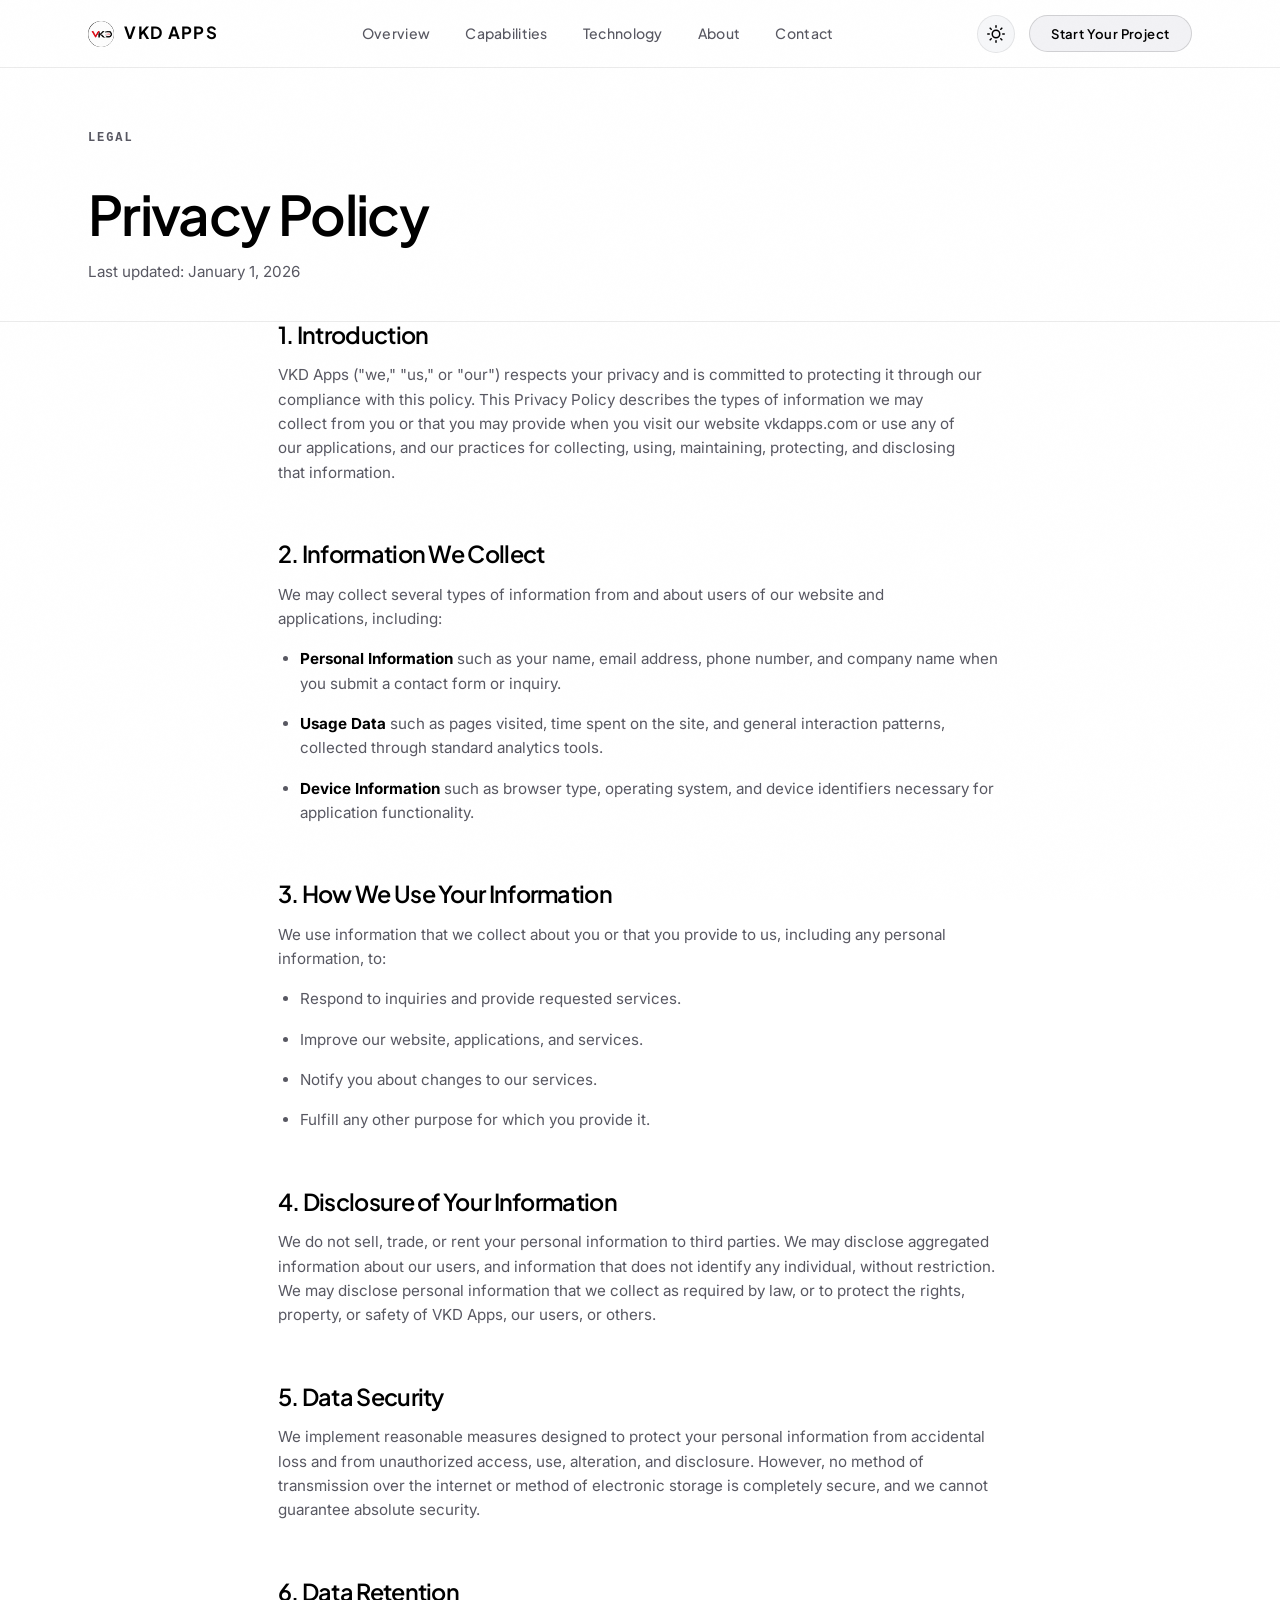
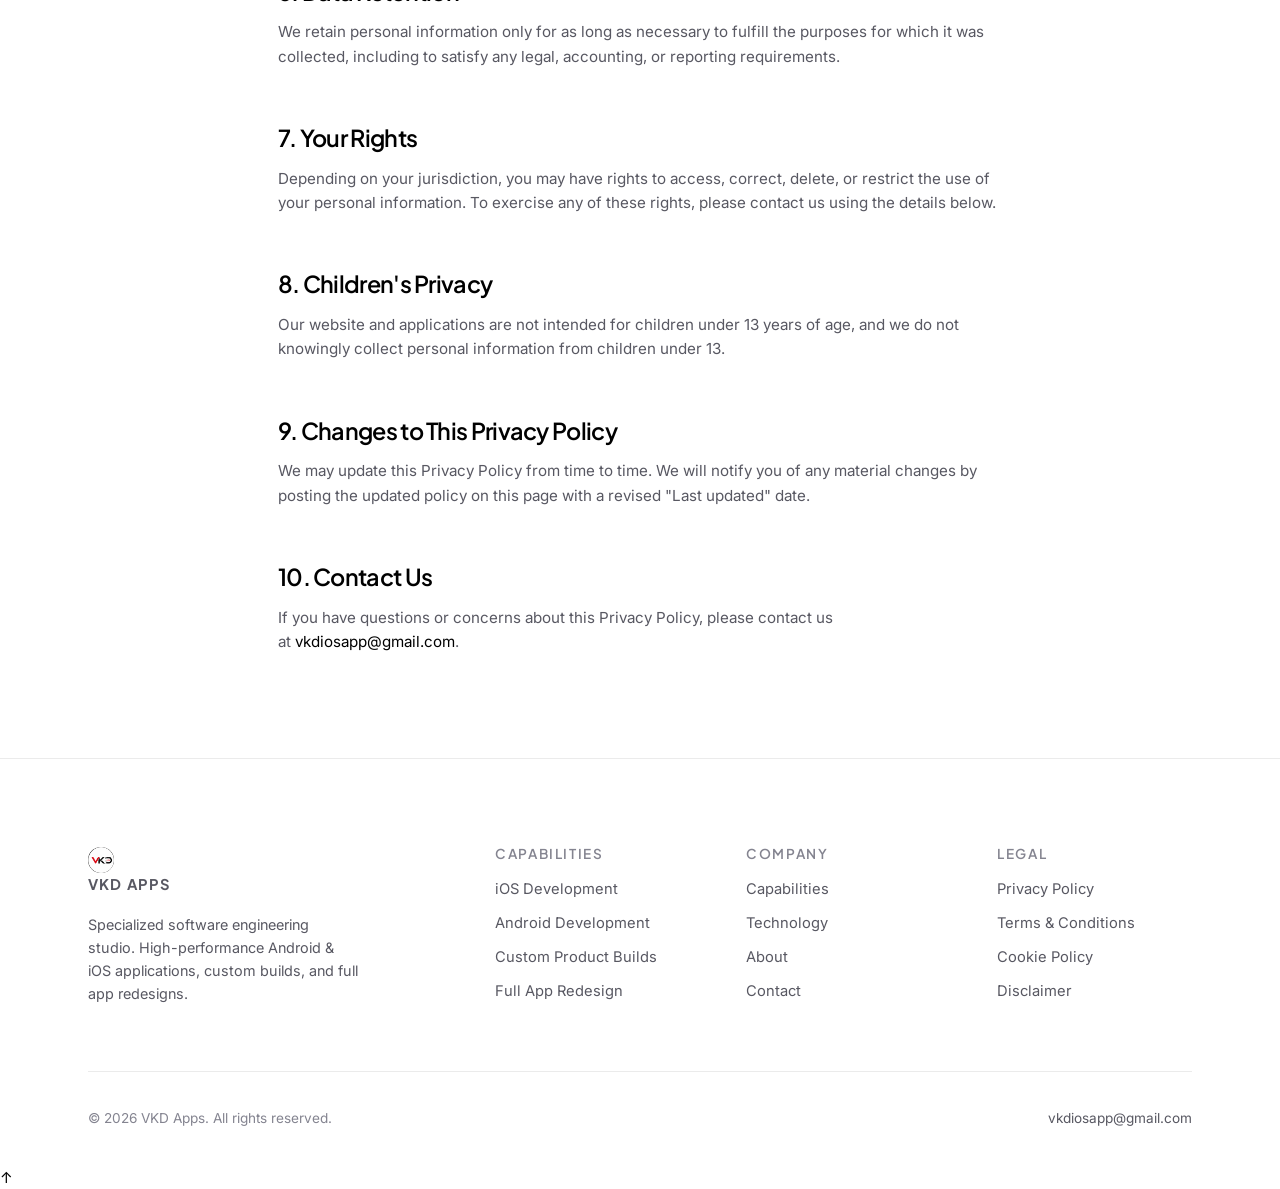
<file: privacy-policy.html>
<!doctype html>
<html lang="en">
<head>
<meta charset="UTF-8" />
<meta name="viewport" content="width=device-width, initial-scale=1, viewport-fit=cover" />
<title>Privacy Policy — VKD Apps</title>
<meta name="description" content="Read the VKD Apps privacy policy to understand how we collect, use, and protect your information across our website and applications." />
<link rel="canonical" href="https://vkdapps.com/privacy-policy.html" />
<meta name="robots" content="noindex, follow" />
<meta name="theme-color" content="#07080a" />
<link rel="icon" href="assets/icons/favicon.svg" type="image/svg+xml" />
<link rel="apple-touch-icon" href="assets/icons/apple-touch-icon.png" />
<link rel="manifest" href="manifest.json" />
<link rel="preconnect" href="https://fonts.googleapis.com" />
<link rel="preconnect" href="https://fonts.gstatic.com" crossorigin />
<link href="https://fonts.googleapis.com/css2?family=Plus+Jakarta+Sans:wght@400;500;600;700;800&family=Inter:wght@400;500;600&display=swap" rel="stylesheet" />
<script>
  document.documentElement.classList.add("js");
  (function(){
    var t = localStorage.getItem("vkd_theme") || (window.matchMedia("(prefers-color-scheme: light)").matches ? "light" : "dark");
    document.documentElement.setAttribute("data-theme", t);
  })();
</script>
<link rel="stylesheet" href="assets/css/variables.css" />
<link rel="stylesheet" href="assets/css/base.css" />
<link rel="stylesheet" href="assets/css/components.css" />
<link rel="stylesheet" href="assets/css/animations.css" />
<style>
  .legal-content h2 { font-size: var(--fs-h3); margin-top: var(--space-xl); margin-bottom: var(--space-sm); }
  .legal-content h2:first-child { margin-top: 0; }
  .legal-content p, .legal-content li { color: var(--text-secondary); margin-bottom: var(--space-sm); max-width: 75ch; }
  .legal-content ul { padding-left: 1.4rem; list-style: disc; margin-bottom: var(--space-sm); }
  .legal-content strong { color: var(--text-primary); }
</style>
</head>
<body>
<a href="#main" class="skip-link">Skip to content</a>
<div class="noise-layer"></div>
<div class="scroll-progress"></div>

<header class="site-nav">
  <div class="container nav-inner">
    <a href="index.html" class="brand" aria-label="VKD Apps Home">
      <img class="brand-mark" src="assets/icons/logo.png" alt="VKD Apps logo" width="28" height="28" />
      <span>VKD Apps</span>
    </a>
    <nav class="nav-links" aria-label="Main Navigation">
      <a href="index.html">Overview</a>
      <a href="services.html">Capabilities</a>
      <a href="technology.html">Technology</a>
      <a href="about.html">About</a>
      <a href="contact.html">Contact</a>
    </nav>
    <div class="nav-cta">
      <button class="theme-toggle" type="button" aria-label="Toggle theme" title="Toggle theme">
        <svg class="icon-sun" viewBox="0 0 24 24" aria-hidden="true">
          <circle cx="12" cy="12" r="5"></circle>
          <line x1="12" y1="1" x2="12" y2="3"></line>
          <line x1="12" y1="21" x2="12" y2="23"></line>
          <line x1="4.22" y1="4.22" x2="5.64" y2="5.64"></line>
          <line x1="18.36" y1="18.36" x2="19.78" y2="19.78"></line>
          <line x1="1" y1="12" x2="3" y2="12"></line>
          <line x1="21" y1="12" x2="23" y2="12"></line>
          <line x1="4.22" y1="19.78" x2="5.64" y2="18.36"></line>
          <line x1="18.36" y1="5.64" x2="19.78" y2="4.22"></line>
        </svg>
        <svg class="icon-moon" viewBox="0 0 24 24" aria-hidden="true">
          <path d="M21 12.79A9 9 0 1 1 11.21 3 7 7 0 0 0 21 12.79z"></path>
        </svg>
      </button>
      <a href="contact.html" class="btn btn-secondary btn-sm">Start Your Project</a>
      <button class="nav-toggle" aria-label="Toggle navigation menu" aria-expanded="false" aria-controls="mobileMenu">
        <span></span><span></span><span></span>
      </button>
    </div>
  </div>
</header>
<div class="mobile-menu" id="mobileMenu" aria-label="Mobile Navigation">
  <a href="index.html">Overview</a>
  <a href="services.html">Capabilities</a>
  <a href="technology.html">Technology</a>
  <a href="about.html">About</a>
  <a href="contact.html">Contact</a>
  <a href="contact.html" class="btn btn-primary">Start Your Project</a>
</div>

<main id="main">
  <section class="page-hero" style="padding-bottom:var(--space-lg);">
    <div class="container">
      <span class="eyebrow">Legal</span>
      <h1 style="font-size:var(--fs-h1); margin-top:var(--space-md);">Privacy Policy</h1>
      <p style="color:var(--text-secondary); margin-top:var(--space-sm);">Last updated: January 1, 2026</p>
    </div>
  </section>

  <section class="section-pad" style="padding-top:0;">
    <div class="container legal-content" style="max-width:820px;">

      <h2>1. Introduction</h2>
      <p>VKD Apps ("we," "us," or "our") respects your privacy and is committed to protecting it through our compliance with this policy. This Privacy Policy describes the types of information we may collect from you or that you may provide when you visit our website vkdapps.com or use any of our applications, and our practices for collecting, using, maintaining, protecting, and disclosing that information.</p>

      <h2>2. Information We Collect</h2>
      <p>We may collect several types of information from and about users of our website and applications, including:</p>
      <ul>
        <li><strong>Personal Information</strong> such as your name, email address, phone number, and company name when you submit a contact form or inquiry.</li>
        <li><strong>Usage Data</strong> such as pages visited, time spent on the site, and general interaction patterns, collected through standard analytics tools.</li>
        <li><strong>Device Information</strong> such as browser type, operating system, and device identifiers necessary for application functionality.</li>
      </ul>

      <h2>3. How We Use Your Information</h2>
      <p>We use information that we collect about you or that you provide to us, including any personal information, to:</p>
      <ul>
        <li>Respond to inquiries and provide requested services.</li>
        <li>Improve our website, applications, and services.</li>
        <li>Notify you about changes to our services.</li>
        <li>Fulfill any other purpose for which you provide it.</li>
      </ul>

      <h2>4. Disclosure of Your Information</h2>
      <p>We do not sell, trade, or rent your personal information to third parties. We may disclose aggregated information about our users, and information that does not identify any individual, without restriction. We may disclose personal information that we collect as required by law, or to protect the rights, property, or safety of VKD Apps, our users, or others.</p>

      <h2>5. Data Security</h2>
      <p>We implement reasonable measures designed to protect your personal information from accidental loss and from unauthorized access, use, alteration, and disclosure. However, no method of transmission over the internet or method of electronic storage is completely secure, and we cannot guarantee absolute security.</p>

      <h2>6. Data Retention</h2>
      <p>We retain personal information only for as long as necessary to fulfill the purposes for which it was collected, including to satisfy any legal, accounting, or reporting requirements.</p>

      <h2>7. Your Rights</h2>
      <p>Depending on your jurisdiction, you may have rights to access, correct, delete, or restrict the use of your personal information. To exercise any of these rights, please contact us using the details below.</p>

      <h2>8. Children's Privacy</h2>
      <p>Our website and applications are not intended for children under 13 years of age, and we do not knowingly collect personal information from children under 13.</p>

      <h2>9. Changes to This Privacy Policy</h2>
      <p>We may update this Privacy Policy from time to time. We will notify you of any material changes by posting the updated policy on this page with a revised "Last updated" date.</p>

      <h2>10. Contact Us</h2>
      <p>If you have questions or concerns about this Privacy Policy, please contact us at <a href="mailto:vkdiosapp@gmail.com" style="color:var(--text-primary);">vkdiosapp@gmail.com</a>.</p>

    </div>
  </section>
</main>

<footer class="site-footer">
  <div class="container">
    <div class="footer-grid">
      <div class="footer-col">
        <a href="index.html" class="brand" style="margin-bottom: var(--space-sm);">
          <img class="brand-mark" src="assets/icons/logo.png" alt="VKD Apps logo" width="28" height="28" />
          <span>VKD Apps</span>
        </a>
        <p style="max-width: 32ch; line-height: 1.6; font-size: 0.9rem;">
          Specialized software engineering studio. High-performance Android &amp; iOS applications, custom builds, and full app redesigns.
        </p>
      </div>

      <div class="footer-col">
        <h4>Capabilities</h4>
        <a href="services.html">iOS Development</a>
        <a href="services.html">Android Development</a>
        <a href="services.html">Custom Product Builds</a>
        <a href="services.html">Full App Redesign</a>
      </div>

      <div class="footer-col">
        <h4>Company</h4>
        <a href="services.html">Capabilities</a>
        <a href="technology.html">Technology</a>
        <a href="about.html">About</a>
        <a href="contact.html">Contact</a>
      </div>

      <div class="footer-col">
        <h4>Legal</h4>
        <a href="privacy-policy.html">Privacy Policy</a>
        <a href="terms-and-conditions.html">Terms &amp; Conditions</a>
        <a href="cookie-policy.html">Cookie Policy</a>
        <a href="disclaimer.html">Disclaimer</a>
      </div>
    </div>

    <div class="footer-bottom">
      <span>&copy; <span data-year>2026</span> VKD Apps. All rights reserved.</span>
      <div class="footer-social">
        <a href="mailto:vkdiosapp@gmail.com">vkdiosapp@gmail.com</a>
      </div>
    </div>
  </div>
</footer>
<button class="back-to-top" aria-label="Back to top">↑</button>
<script src="assets/js/main.js"></script>
</body>
</html>
</file>
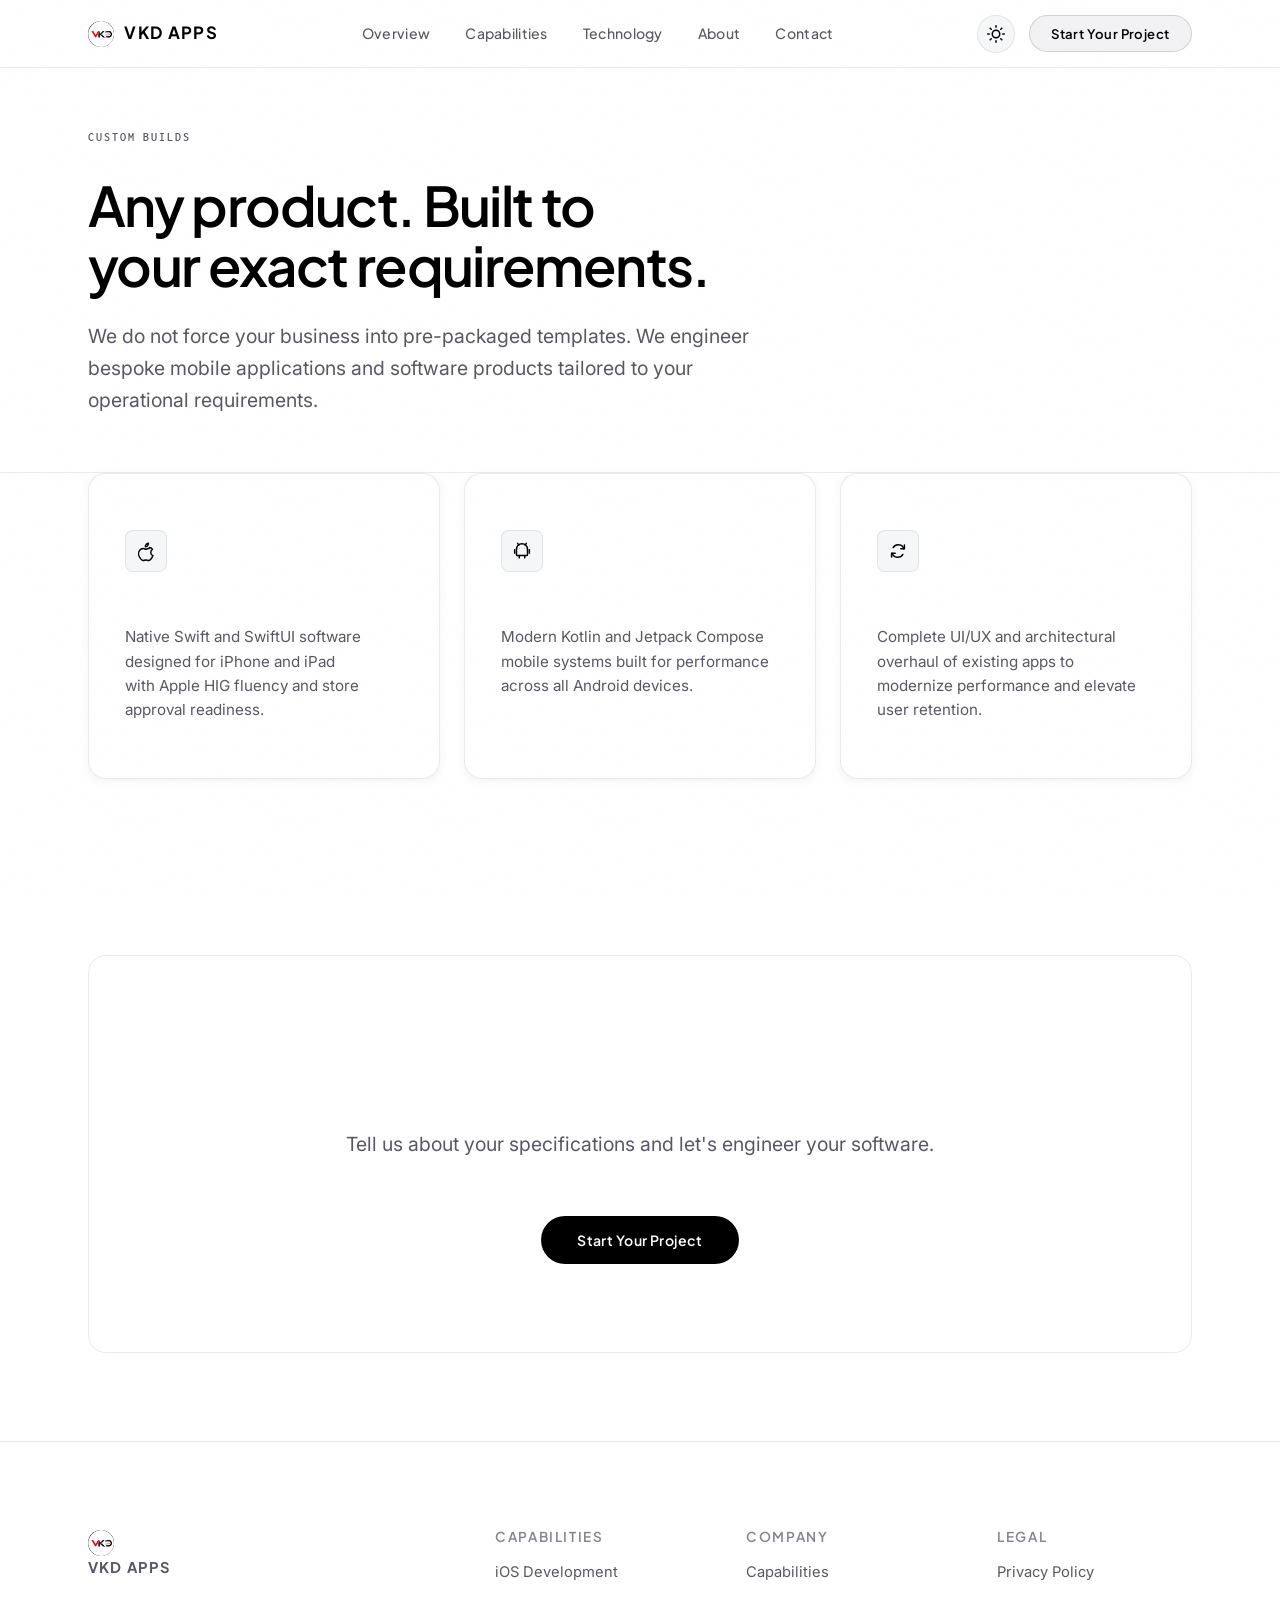
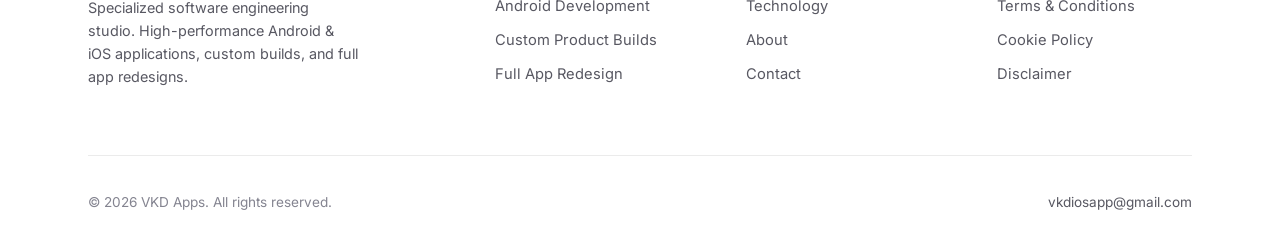
<file: products.html>
<!doctype html>
<html lang="en">
<head>
<meta charset="UTF-8" />
<meta name="viewport" content="width=device-width, initial-scale=1, viewport-fit=cover" />
<title>Custom Products &amp; Solutions | VKD Apps</title>
<meta name="description" content="VKD Apps builds custom digital products to your exact requirements. High-performance iOS and Android software engineered from zero." />
<link rel="canonical" href="https://vkdapps.com/products.html" />

<!-- Open Graph -->
<meta property="og:type" content="website" />
<meta property="og:site_name" content="VKD Apps" />
<meta property="og:title" content="Custom Products &amp; Solutions — VKD Apps" />
<meta property="og:description" content="Custom product engineering for iOS &amp; Android tailored to your business specifications." />
<meta property="og:url" content="https://vkdapps.com/products.html" />
<meta property="og:image" content="https://vkdapps.com/assets/images/og-cover.jpg" />

<meta name="theme-color" content="#000000" />
<link rel="icon" href="assets/icons/favicon.svg" type="image/svg+xml" />
<link rel="apple-touch-icon" href="assets/icons/apple-touch-icon.png" />
<link rel="manifest" href="manifest.json" />

<!-- Google Fonts -->
<link rel="preconnect" href="https://fonts.googleapis.com" />
<link rel="preconnect" href="https://fonts.gstatic.com" crossorigin />
<link href="https://fonts.googleapis.com/css2?family=Plus+Jakarta+Sans:wght@400;500;600;700;800&family=Inter:wght@400;500;600&family=Inconsolata:wght@400;600;700&display=swap" rel="stylesheet" />

<script>
  document.documentElement.classList.add("js");
  (function(){
    var t = localStorage.getItem("vkd_theme") || (window.matchMedia("(prefers-color-scheme: light)").matches ? "light" : "dark");
    document.documentElement.setAttribute("data-theme", t);
  })();
</script>

<link rel="stylesheet" href="assets/css/variables.css" />
<link rel="stylesheet" href="assets/css/base.css" />
<link rel="stylesheet" href="assets/css/components.css" />
<link rel="stylesheet" href="assets/css/animations.css" />
</head>
<body>
<a href="#main" class="skip-link">Skip to content</a>

<!-- Navigation Header -->
<header class="site-nav">
  <div class="container nav-inner">
    <a href="index.html" class="brand" aria-label="VKD Apps Home">
      <img class="brand-mark" src="assets/icons/logo.png" alt="VKD Apps logo" width="28" height="28" />
      <span>VKD Apps</span>
    </a>
    <nav class="nav-links" aria-label="Main Navigation">
      <a href="index.html">Overview</a>
      <a href="services.html">Capabilities</a>
      <a href="technology.html">Technology</a>
      <a href="about.html">About</a>
      <a href="contact.html">Contact</a>
    </nav>
    <div class="nav-cta">
      <button class="theme-toggle" type="button" aria-label="Toggle theme" title="Toggle theme">
        <svg class="icon-sun" viewBox="0 0 24 24" aria-hidden="true">
          <circle cx="12" cy="12" r="5"></circle>
          <line x1="12" y1="1" x2="12" y2="3"></line>
          <line x1="12" y1="21" x2="12" y2="23"></line>
          <line x1="4.22" y1="4.22" x2="5.64" y2="5.64"></line>
          <line x1="18.36" y1="18.36" x2="19.78" y2="19.78"></line>
          <line x1="1" y1="12" x2="3" y2="12"></line>
          <line x1="21" y1="12" x2="23" y2="12"></line>
          <line x1="4.22" y1="19.78" x2="5.64" y2="18.36"></line>
          <line x1="18.36" y1="5.64" x2="19.78" y2="4.22"></line>
        </svg>
        <svg class="icon-moon" viewBox="0 0 24 24" aria-hidden="true">
          <path d="M21 12.79A9 9 0 1 1 11.21 3 7 7 0 0 0 21 12.79z"></path>
        </svg>
      </button>
      <a href="contact.html" class="btn btn-secondary btn-sm">Start Your Project</a>
      <button class="nav-toggle" aria-label="Toggle navigation menu" aria-expanded="false" aria-controls="mobileMenu">
        <span></span><span></span><span></span>
      </button>
    </div>
  </div>
</header>

<!-- Mobile Navigation Drawer -->
<div class="mobile-menu" id="mobileMenu" aria-label="Mobile Navigation">
  <a href="index.html">Overview</a>
  <a href="services.html">Capabilities</a>
  <a href="technology.html">Technology</a>
  <a href="about.html">About</a>
  <a href="contact.html">Contact</a>
  <a href="contact.html" class="btn btn-primary">Start Your Project</a>
</div>

<main id="main">
  <!-- Page Hero -->
  <section class="page-hero">
    <div class="container">
      <span class="eyebrow" data-reveal>Custom Builds</span>
      <h1 data-reveal data-delay="70">
        Any product. Built to your exact requirements.
      </h1>
      <p class="lead" data-reveal data-delay="140">
        We do not force your business into pre-packaged templates. We engineer bespoke mobile applications and software products tailored to your operational requirements.
      </p>
    </div>
  </section>

  <!-- Capabilities Grid -->
  <section class="section-pad" style="padding-top: 0;">
    <div class="container">
      <div class="grid grid-3" data-stagger>
        <div class="card">
          <div class="card-icon"><svg aria-hidden="true"><use href="assets/icons/sprite.svg#i-apple"></use></svg></div>
          <h3 style="font-size: 1.2rem; margin-bottom: 0.5rem; color: #ffffff;">iOS Applications</h3>
          <p style="color: var(--text-secondary); font-size: 0.95rem; line-height: 1.6;">Native Swift and SwiftUI software designed for iPhone and iPad with Apple HIG fluency and store approval readiness.</p>
        </div>

        <div class="card">
          <div class="card-icon"><svg aria-hidden="true"><use href="assets/icons/sprite.svg#i-android"></use></svg></div>
          <h3 style="font-size: 1.2rem; margin-bottom: 0.5rem; color: #ffffff;">Android Applications</h3>
          <p style="color: var(--text-secondary); font-size: 0.95rem; line-height: 1.6;">Modern Kotlin and Jetpack Compose mobile systems built for performance across all Android devices.</p>
        </div>

        <div class="card">
          <div class="card-icon"><svg aria-hidden="true"><use href="assets/icons/sprite.svg#i-refresh"></use></svg></div>
          <h3 style="font-size: 1.2rem; margin-bottom: 0.5rem; color: #ffffff;">Full App Redesign</h3>
          <p style="color: var(--text-secondary); font-size: 0.95rem; line-height: 1.6;">Complete UI/UX and architectural overhaul of existing apps to modernize performance and elevate user retention.</p>
        </div>
      </div>
    </div>
  </section>

  <!-- CTA -->
  <section class="section-pad">
    <div class="container">
      <div class="glass" style="padding: var(--space-2xl) var(--space-lg); text-align: center;" data-reveal>
        <h2 style="font-size: var(--fs-h1); color: #ffffff;">Have a product in mind?</h2>
        <p style="color: var(--text-secondary); font-size: var(--fs-lead); max-width: 600px; margin: var(--space-md) auto 0; line-height: 1.6;">
          Tell us about your specifications and let's engineer your software.
        </p>
        <div style="margin-top: var(--space-xl);">
          <a href="contact.html" class="btn btn-primary">Start Your Project</a>
        </div>
      </div>
    </div>
  </section>
</main>

<!-- Footer -->
<footer class="site-footer">
  <div class="container">
    <div class="footer-grid">
      <div class="footer-col">
        <a href="index.html" class="brand" style="margin-bottom: var(--space-sm);">
          <img class="brand-mark" src="assets/icons/logo.png" alt="VKD Apps logo" width="28" height="28" />
          <span>VKD Apps</span>
        </a>
        <p style="max-width: 32ch; line-height: 1.6; font-size: 0.9rem;">
          Specialized software engineering studio. High-performance Android &amp; iOS applications, custom builds, and full app redesigns.
        </p>
      </div>

      <div class="footer-col">
        <h4>Capabilities</h4>
        <a href="services.html">iOS Development</a>
        <a href="services.html">Android Development</a>
        <a href="services.html">Custom Product Builds</a>
        <a href="services.html">Full App Redesign</a>
      </div>

      <div class="footer-col">
        <h4>Company</h4>
        <a href="services.html">Capabilities</a>
        <a href="technology.html">Technology</a>
        <a href="about.html">About</a>
        <a href="contact.html">Contact</a>
      </div>

      <div class="footer-col">
        <h4>Legal</h4>
        <a href="privacy-policy.html">Privacy Policy</a>
        <a href="terms-and-conditions.html">Terms &amp; Conditions</a>
        <a href="cookie-policy.html">Cookie Policy</a>
        <a href="disclaimer.html">Disclaimer</a>
      </div>
    </div>

    <div class="footer-bottom">
      <span>&copy; <span data-year>2026</span> VKD Apps. All rights reserved.</span>
      <div class="footer-social">
        <a href="mailto:vkdiosapp@gmail.com">vkdiosapp@gmail.com</a>
      </div>
    </div>
  </div>
</footer>

<script src="assets/js/main.js"></script>
</body>
</html>
</file>
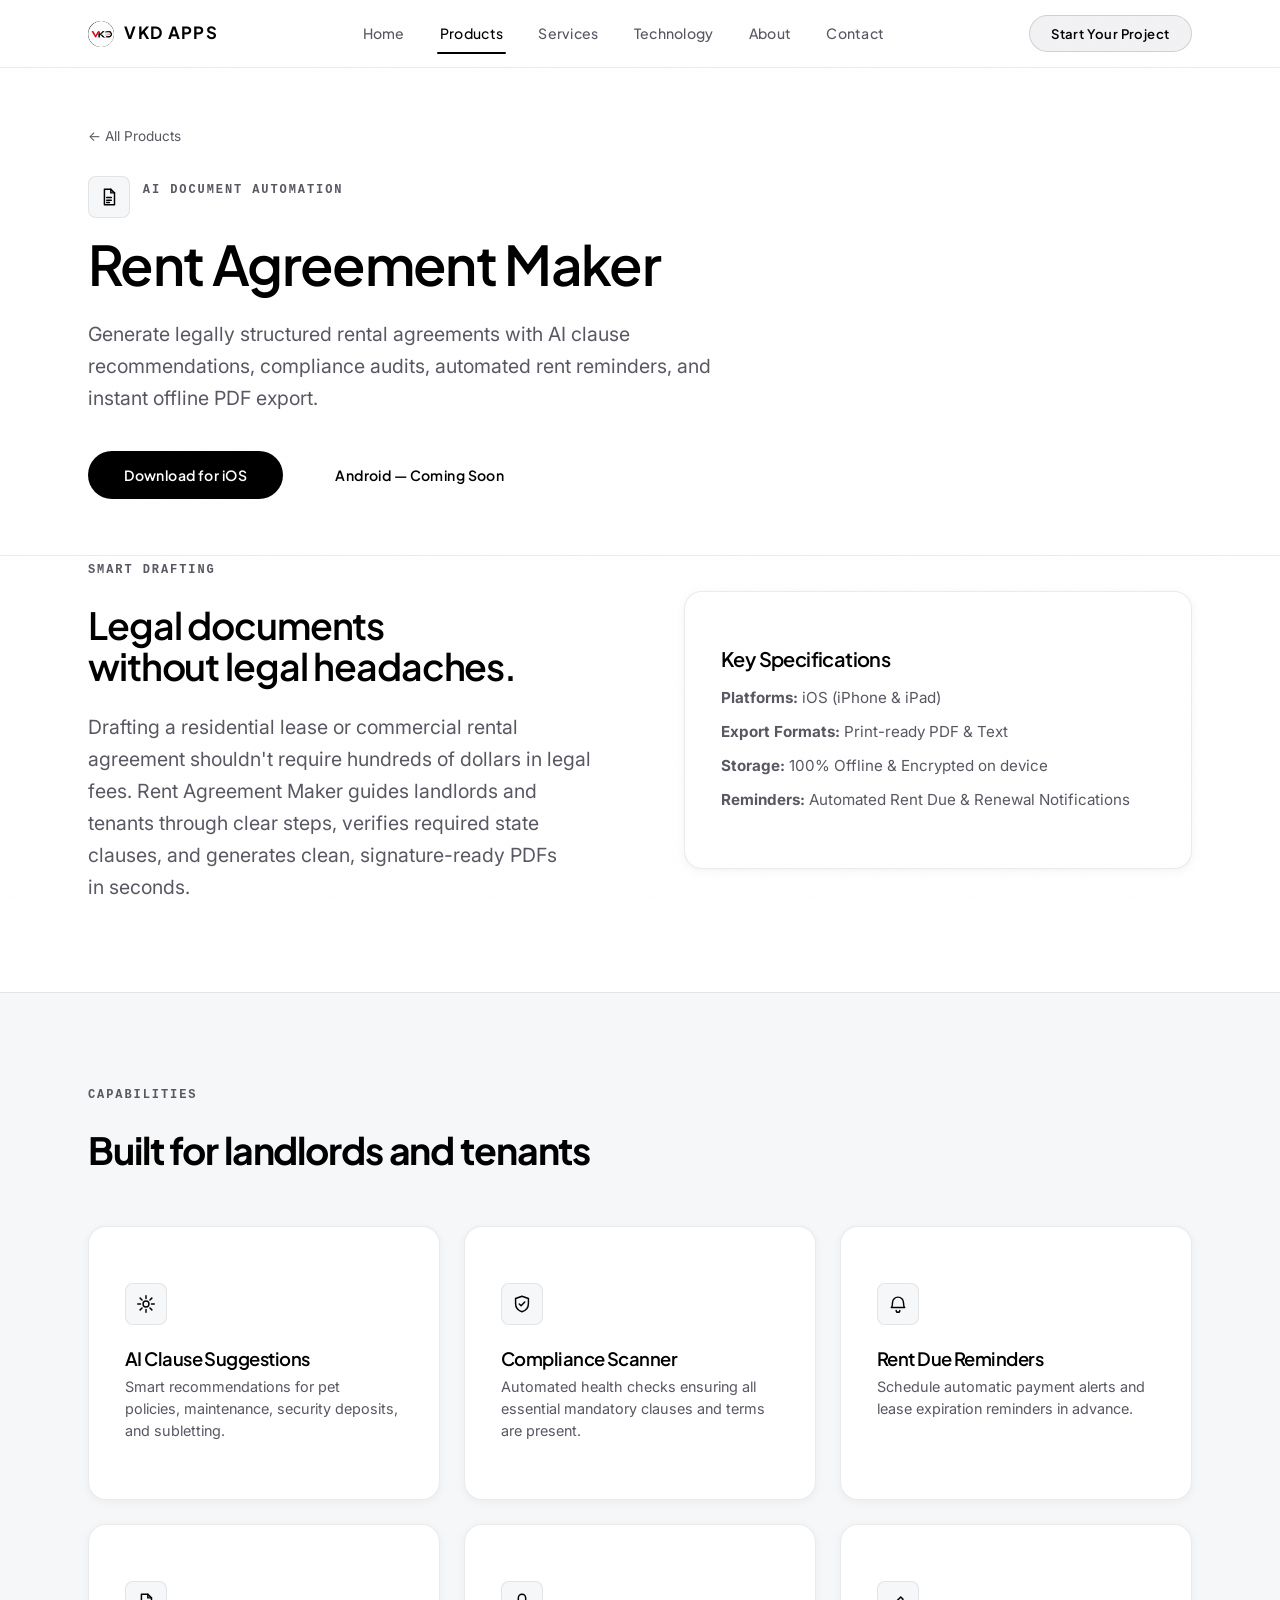
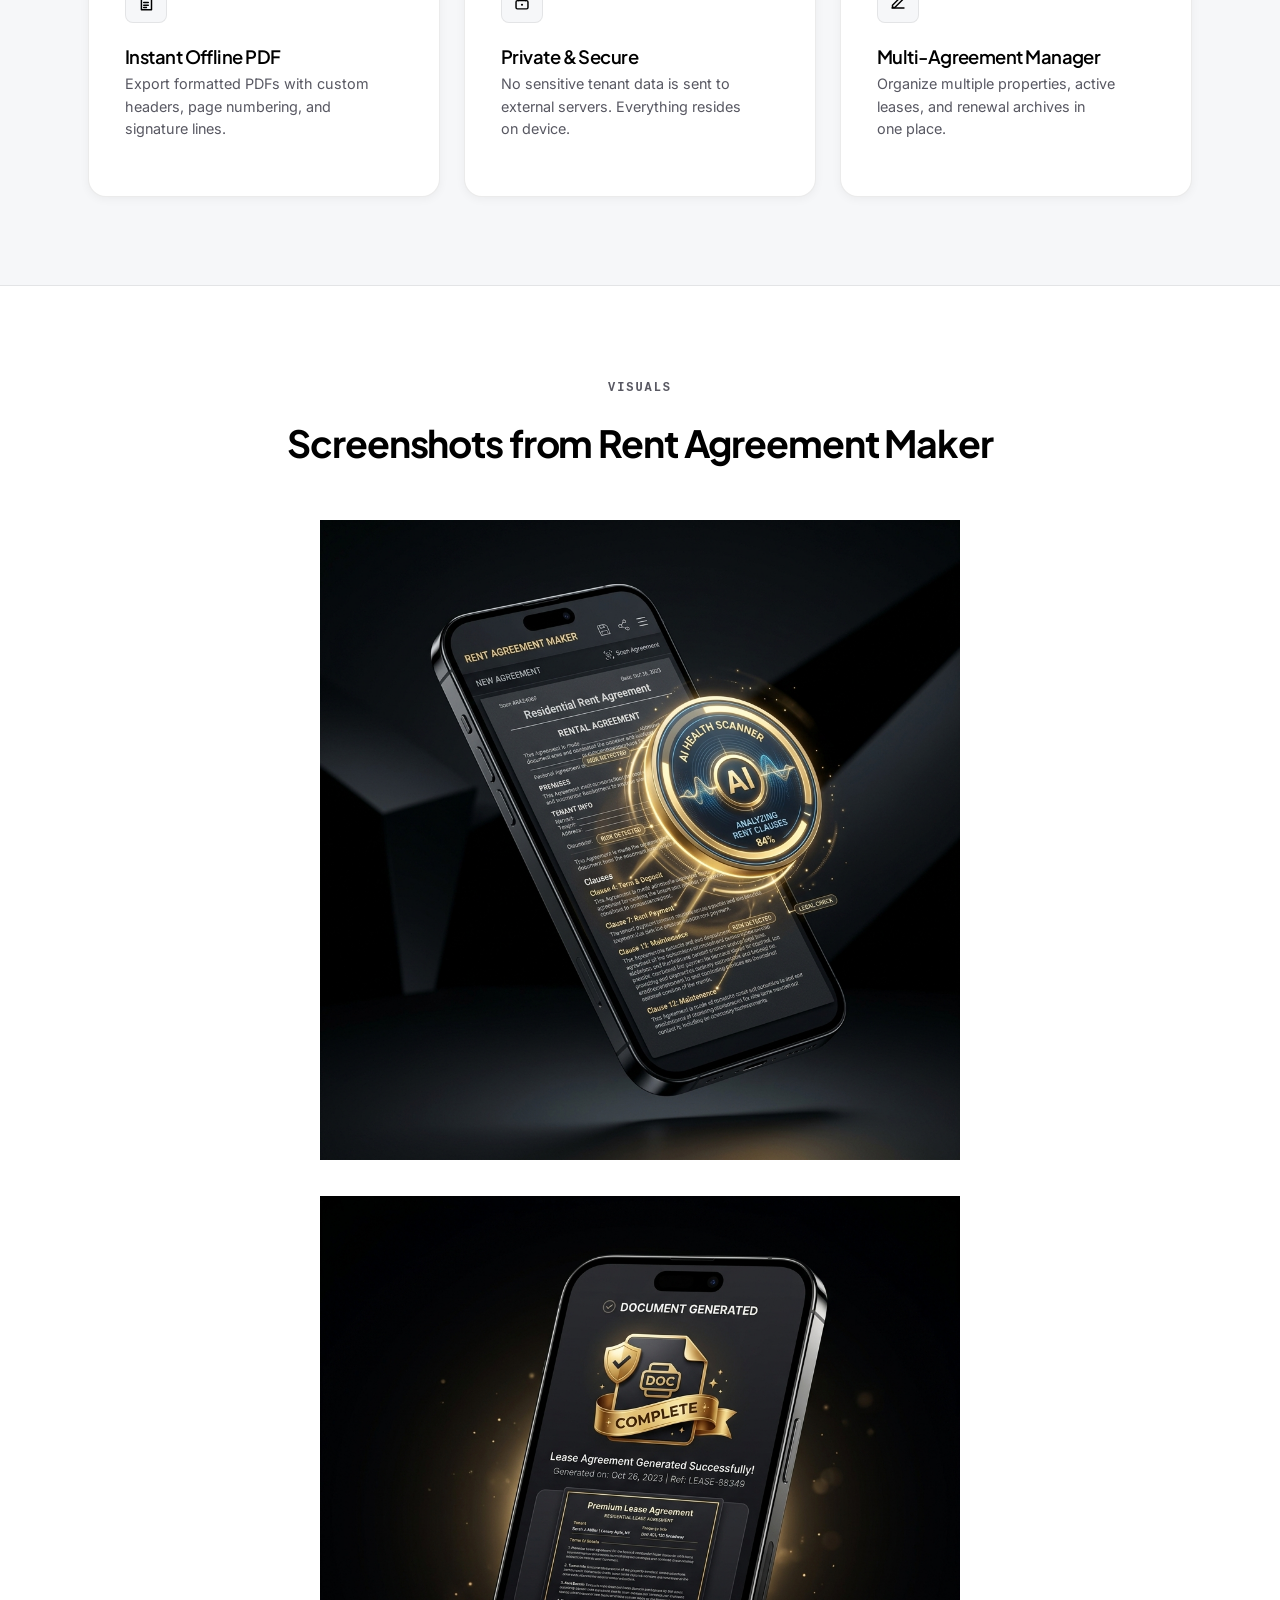
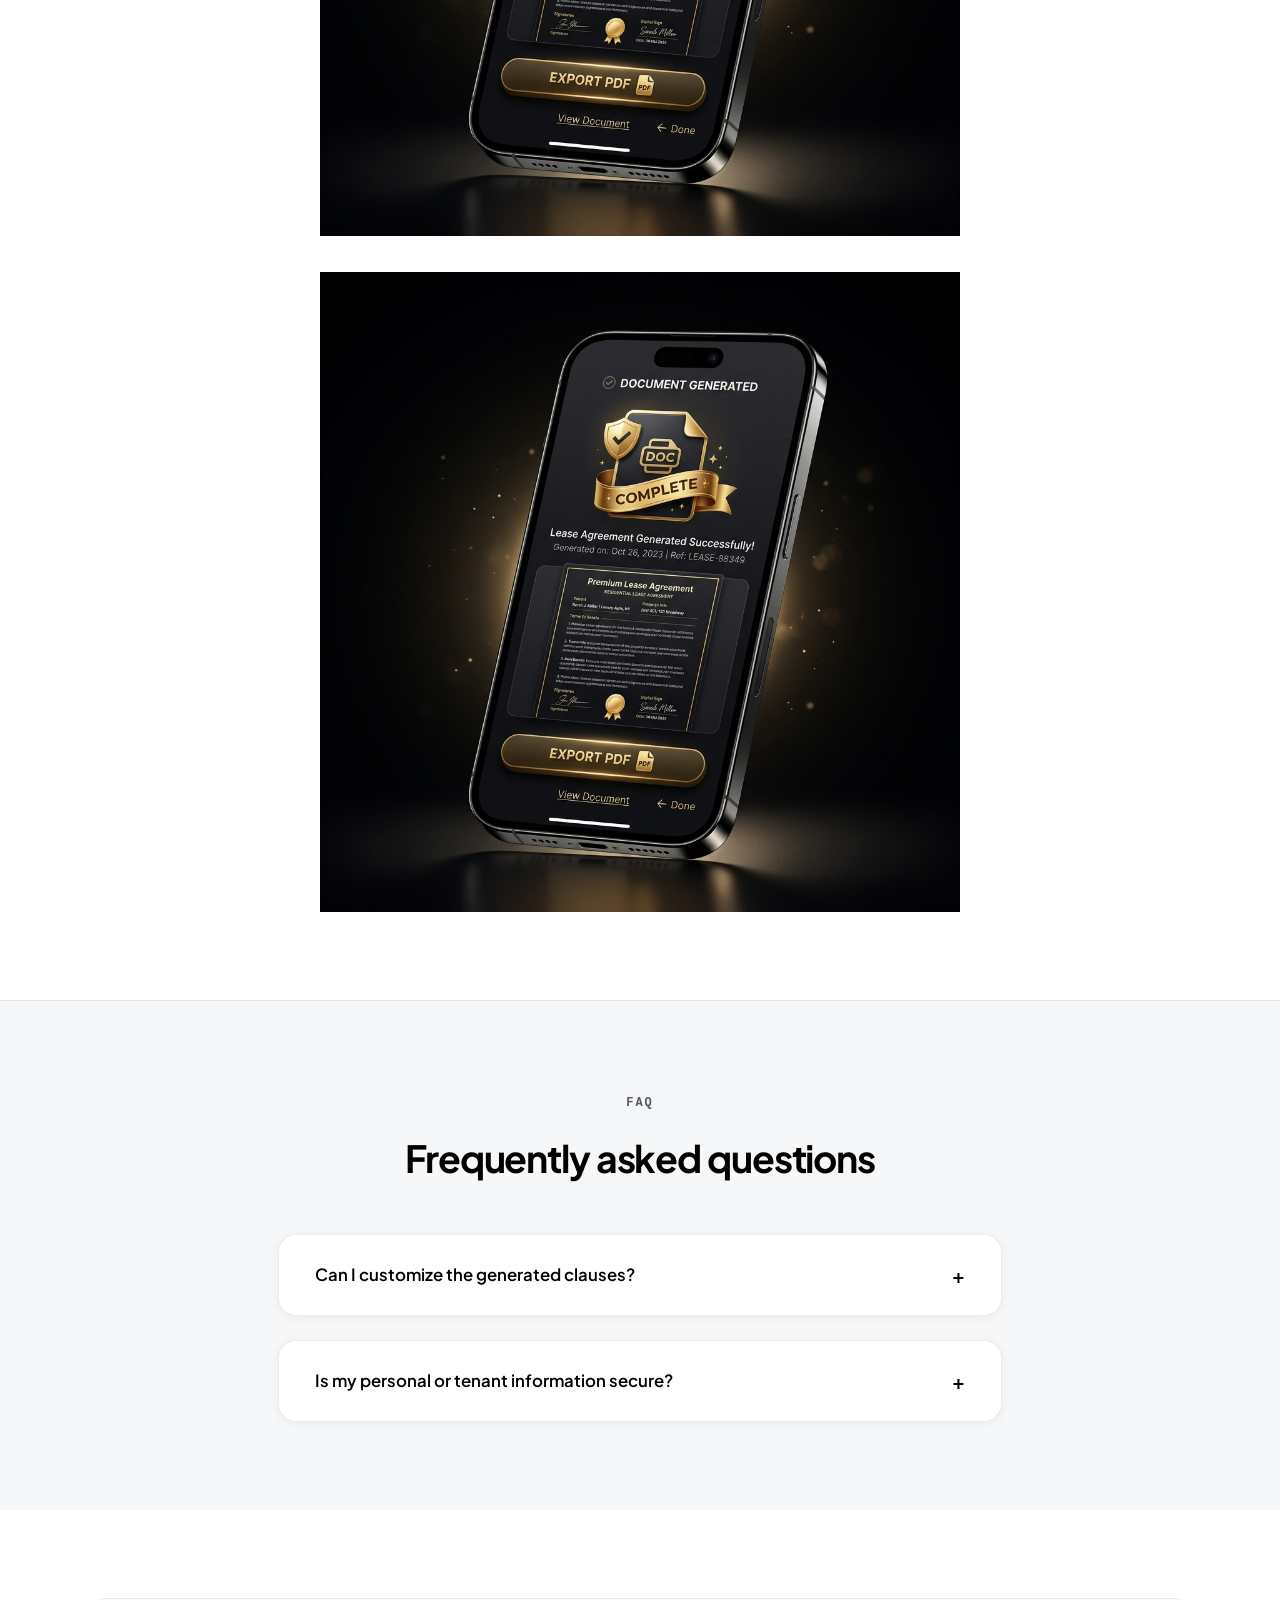
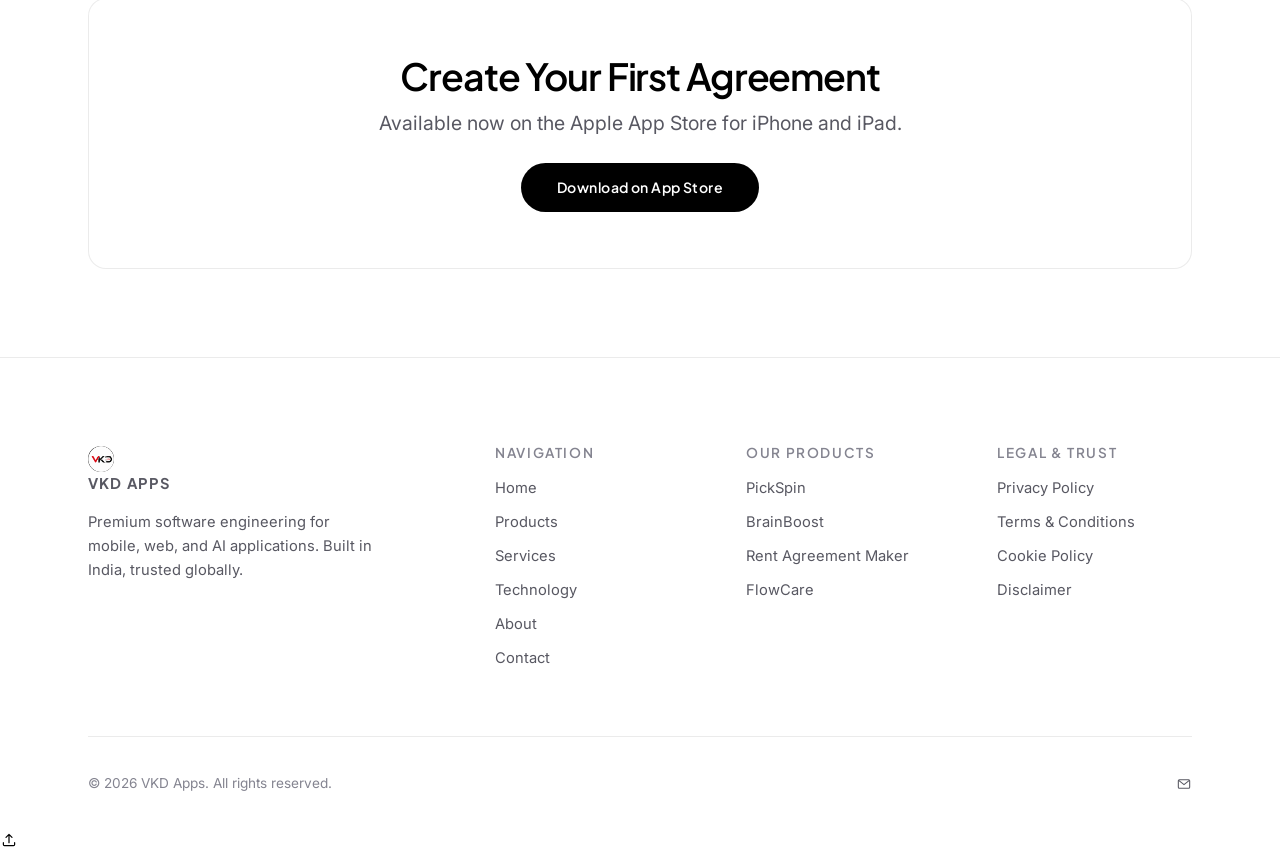
<file: rent-agreement-maker.html>
<!doctype html>
<html lang="en">
<head>
<meta charset="UTF-8" />
<meta name="viewport" content="width=device-width, initial-scale=1, viewport-fit=cover" />
<title>Rent Agreement Maker — AI Legal Documents &amp; Compliance | VKD Apps</title>
<meta name="description" content="Generate legally structured rental agreements in minutes with AI clause suggestions, compliance scanners, automated rent reminders, and offline PDF export. Free on iOS." />
<link rel="canonical" href="https://vkdapps.com/rent-agreement-maker.html" />

<!-- Open Graph -->
<meta property="og:type" content="website" />
<meta property="og:site_name" content="VKD Apps" />
<meta property="og:title" content="Rent Agreement Maker — AI Legal Document Generator" />
<meta property="og:description" content="Create professional rental agreements with AI clause suggestions, compliance scanner, and offline PDF export." />
<meta property="og:url" content="https://vkdapps.com/rent-agreement-maker.html" />
<meta property="og:image" content="https://vkdapps.com/assets/images/og-cover.jpg" />

<!-- Twitter -->
<meta name="twitter:card" content="summary_large_image" />
<meta name="twitter:image" content="https://vkdapps.com/assets/images/og-cover.jpg" />

<meta name="theme-color" content="#07080a" />
<link rel="icon" href="assets/icons/favicon.svg" type="image/svg+xml" />
<link rel="apple-touch-icon" href="assets/icons/apple-touch-icon.png" />
<link rel="manifest" href="manifest.json" />

<!-- Google Fonts -->
<link rel="preconnect" href="https://fonts.googleapis.com" />
<link rel="preconnect" href="https://fonts.gstatic.com" crossorigin />
<link href="https://fonts.googleapis.com/css2?family=Plus+Jakarta+Sans:wght@400;500;600;700;800&family=Inter:wght@400;500;600&display=swap" rel="stylesheet" />

<script>document.documentElement.classList.add("js");</script>

<link rel="stylesheet" href="assets/css/variables.css" />
<link rel="stylesheet" href="assets/css/base.css" />
<link rel="stylesheet" href="assets/css/components.css" />
<link rel="stylesheet" href="assets/css/animations.css" />

<script type="application/ld+json">
{
  "@context": "https://schema.org",
  "@type": "SoftwareApplication",
  "name": "Rent Agreement Maker",
  "url": "https://vkdapps.com/rent-agreement-maker.html",
  "description": "Create, scan, and manage rental agreements with AI clause suggestions, offline PDF export, and rent reminders.",
  "applicationCategory": "BusinessApplication",
  "operatingSystem": "iOS",
  "installUrl": "https://apps.apple.com/in/app/rent-agreement-maker-ai/id6760934788",
  "offers": { "@type": "Offer", "price": "0", "priceCurrency": "USD" },
  "publisher": { "@type": "Organization", "name": "VKD Apps", "url": "https://vkdapps.com" }
}
</script>
</head>
<body>
<a href="#main" class="skip-link">Skip to content</a>

<div class="noise-layer" aria-hidden="true"></div>
<div class="scroll-progress" aria-hidden="true"></div>

<!-- Site Navigation -->
<header class="site-nav">
  <div class="container nav-inner">
    <a href="index.html" class="brand" aria-label="VKD Apps Home">
      <img class="brand-mark" src="assets/icons/logo.png" alt="VKD Apps logo" width="34" height="34" />
      <span class="brand-name">VKD Apps</span>
    </a>
    <nav class="nav-links" aria-label="Main Navigation">
      <a href="index.html">Home</a>
      <a href="products.html" aria-current="page">Products</a>
      <a href="services.html">Services</a>
      <a href="technology.html">Technology</a>
      <a href="about.html">About</a>
      <a href="contact.html">Contact</a>
    </nav>
    <div class="nav-cta">
      <a href="contact.html" class="btn btn-secondary btn-sm">Start Your Project</a>
      <button class="nav-toggle" aria-label="Toggle navigation menu" aria-expanded="false" aria-controls="mobileMenu">
        <span></span><span></span><span></span>
      </button>
    </div>
  </div>
</header>

<!-- Mobile Drawer -->
<div class="mobile-menu" id="mobileMenu" aria-label="Mobile Navigation">
  <a href="index.html">Home</a>
  <a href="products.html">Products</a>
  <a href="services.html">Services</a>
  <a href="technology.html">Technology</a>
  <a href="about.html">About</a>
  <a href="contact.html">Contact</a>
  <a href="contact.html" class="btn btn-primary">Start Your Project</a>
</div>

<main id="main">
  <!-- Hero -->
  <section class="page-hero">
    <div class="hero-mesh" aria-hidden="true"></div>
    <div class="container" style="position: relative; z-index: 1;">
      <a href="products.html" style="color: var(--text-secondary); font-size: var(--fs-small); display: inline-flex; align-items: center; gap: 0.4rem; margin-bottom: var(--space-sm);" data-reveal>
        ← All Products
      </a>
      <div style="display: flex; align-items: center; gap: 0.8rem; margin-top: var(--space-xs);" data-reveal data-delay="60">
        <div class="card-icon" style="margin-bottom: 0; width: 42px; height: 42px;">
          <svg aria-hidden="true"><use href="assets/icons/sprite.svg#i-file-text"></use></svg>
        </div>
        <span class="eyebrow">AI Document Automation</span>
      </div>
      <h1 data-reveal data-delay="120">Rent Agreement Maker</h1>
      <p class="lead" data-reveal data-delay="180">
        Generate legally structured rental agreements with AI clause recommendations, compliance audits, automated rent reminders, and instant offline PDF export.
      </p>
      <div style="display: flex; gap: 1rem; flex-wrap: wrap; margin-top: var(--space-lg);" data-reveal data-delay="240">
        <a href="https://apps.apple.com/in/app/rent-agreement-maker-ai/id6760934788" target="_blank" rel="noopener" class="btn btn-primary">Download for iOS</a>
        <span class="btn btn-disabled">Android — Coming Soon</span>
      </div>
    </div>
  </section>

  <!-- Overview -->
  <section class="section-pad" style="padding-top: 0;">
    <div class="container">
      <div class="grid grid-2" style="align-items: center; gap: var(--space-2xl);">
        <div data-reveal>
          <span class="eyebrow">Smart Drafting</span>
          <h2 style="font-size: var(--fs-h2); margin-top: var(--space-xs); margin-bottom: var(--space-md);">
            Legal documents without legal headaches.
          </h2>
          <p style="color: var(--text-secondary); font-size: var(--fs-lead); line-height: 1.65;">
            Drafting a residential lease or commercial rental agreement shouldn't require hundreds of dollars in legal fees. Rent Agreement Maker guides landlords and tenants through clear steps, verifies required state clauses, and generates clean, signature-ready PDFs in seconds.
          </p>
        </div>
        <div class="card" data-reveal data-delay="120">
          <h3 style="font-size: 1.25rem; margin-bottom: var(--space-sm); color: var(--accent-bright);">Key Specifications</h3>
          <div style="display: flex; flex-direction: column; gap: 0.6rem; font-size: 0.95rem; color: var(--text-secondary);">
            <div><strong>Platforms:</strong> iOS (iPhone &amp; iPad)</div>
            <div><strong>Export Formats:</strong> Print-ready PDF &amp; Text</div>
            <div><strong>Storage:</strong> 100% Offline &amp; Encrypted on device</div>
            <div><strong>Reminders:</strong> Automated Rent Due &amp; Renewal Notifications</div>
          </div>
        </div>
      </div>
    </div>
  </section>

  <!-- Features Grid -->
  <section class="section-pad" style="background: var(--bg-secondary); border-top: 1px solid var(--border-subtle); border-bottom: 1px solid var(--border-subtle);">
    <div class="container">
      <div class="section-head" data-reveal>
        <span class="eyebrow">Capabilities</span>
        <h2>Built for landlords and tenants</h2>
      </div>
      <div class="grid grid-3" data-stagger>
        <div class="card">
          <div class="card-icon"><svg aria-hidden="true"><use href="assets/icons/sprite.svg#i-ai"></use></svg></div>
          <h3 style="font-size: 1.15rem; margin-bottom: 0.4rem;">AI Clause Suggestions</h3>
          <p style="color: var(--text-secondary); font-size: 0.9rem; line-height: 1.55;">Smart recommendations for pet policies, maintenance, security deposits, and subletting.</p>
        </div>
        <div class="card">
          <div class="card-icon"><svg aria-hidden="true"><use href="assets/icons/sprite.svg#i-shield"></use></svg></div>
          <h3 style="font-size: 1.15rem; margin-bottom: 0.4rem;">Compliance Scanner</h3>
          <p style="color: var(--text-secondary); font-size: 0.9rem; line-height: 1.55;">Automated health checks ensuring all essential mandatory clauses and terms are present.</p>
        </div>
        <div class="card">
          <div class="card-icon"><svg aria-hidden="true"><use href="assets/icons/sprite.svg#i-bell"></use></svg></div>
          <h3 style="font-size: 1.15rem; margin-bottom: 0.4rem;">Rent Due Reminders</h3>
          <p style="color: var(--text-secondary); font-size: 0.9rem; line-height: 1.55;">Schedule automatic payment alerts and lease expiration reminders in advance.</p>
        </div>
        <div class="card">
          <div class="card-icon"><svg aria-hidden="true"><use href="assets/icons/sprite.svg#i-file-text"></use></svg></div>
          <h3 style="font-size: 1.15rem; margin-bottom: 0.4rem;">Instant Offline PDF</h3>
          <p style="color: var(--text-secondary); font-size: 0.9rem; line-height: 1.55;">Export formatted PDFs with custom headers, page numbering, and signature lines.</p>
        </div>
        <div class="card">
          <div class="card-icon"><svg aria-hidden="true"><use href="assets/icons/sprite.svg#i-lock"></use></svg></div>
          <h3 style="font-size: 1.15rem; margin-bottom: 0.4rem;">Private &amp; Secure</h3>
          <p style="color: var(--text-secondary); font-size: 0.9rem; line-height: 1.55;">No sensitive tenant data is sent to external servers. Everything resides on device.</p>
        </div>
        <div class="card">
          <div class="card-icon"><svg aria-hidden="true"><use href="assets/icons/sprite.svg#i-edit"></use></svg></div>
          <h3 style="font-size: 1.15rem; margin-bottom: 0.4rem;">Multi-Agreement Manager</h3>
          <p style="color: var(--text-secondary); font-size: 0.9rem; line-height: 1.55;">Organize multiple properties, active leases, and renewal archives in one place.</p>
        </div>
      </div>
    </div>
  </section>

  <!-- Screenshots -->
  <section class="section-pad">
    <div class="container">
      <div class="section-head center" data-reveal>
        <span class="eyebrow">Visuals</span>
        <h2>Screenshots from Rent Agreement Maker</h2>
      </div>
      <div style="display: flex; justify-content: center; gap: var(--space-lg); flex-wrap: wrap;" data-stagger>
        <div class="product-mock-frame">
          <img src="assets/images/app/rent-agreement-1.jpg" alt="Rent Agreement Maker agreement creation screen" width="640" height="1387" loading="lazy" />
        </div>
        <div class="product-mock-frame">
          <img src="assets/images/app/rent-agreement-2.jpg" alt="Rent Agreement Maker AI health check" width="640" height="1387" loading="lazy" />
        </div>
        <div class="product-mock-frame">
          <img src="assets/images/app/rent-agreement-3.jpg" alt="Rent Agreement Maker generated PDF review" width="640" height="1387" loading="lazy" />
        </div>
      </div>
    </div>
  </section>

  <!-- FAQ -->
  <section class="section-pad" style="background: var(--bg-secondary); border-top: 1px solid var(--border-subtle);">
    <div class="container" style="max-width: 820px;">
      <div class="section-head center" data-reveal>
        <span class="eyebrow">FAQ</span>
        <h2>Frequently asked questions</h2>
      </div>
      <div style="display: flex; flex-direction: column; gap: var(--space-md);" data-stagger>
        <details class="card" style="padding: var(--space-md) var(--space-lg); cursor: pointer;">
          <summary style="font-family: var(--font-display); font-weight: 600; font-size: 1.05rem; list-style: none; display: flex; justify-content: space-between; align-items: center;">
            <span>Can I customize the generated clauses?</span>
            <span style="color: var(--accent-bright); font-size: 1.25rem;">+</span>
          </summary>
          <p style="color: var(--text-secondary); margin-top: var(--space-sm); line-height: 1.6; font-size: 0.92rem;">
            Yes, every clause can be edited, reordered, added, or removed before generating the final PDF.
          </p>
        </details>
        <details class="card" style="padding: var(--space-md) var(--space-lg); cursor: pointer;">
          <summary style="font-family: var(--font-display); font-weight: 600; font-size: 1.05rem; list-style: none; display: flex; justify-content: space-between; align-items: center;">
            <span>Is my personal or tenant information secure?</span>
            <span style="color: var(--accent-bright); font-size: 1.25rem;">+</span>
          </summary>
          <p style="color: var(--text-secondary); margin-top: var(--space-sm); line-height: 1.6; font-size: 0.92rem;">
            Yes, all information entered into Rent Agreement Maker is stored encrypted on your iPhone or iPad. We do not transmit or store your lease data on our servers.
          </p>
        </details>
      </div>
    </div>
  </section>

  <!-- CTA -->
  <section class="section-pad">
    <div class="container">
      <div class="glass" style="padding: var(--space-xl); text-align: center;" data-reveal>
        <h3 style="font-size: var(--fs-h2); margin-bottom: var(--space-xs);">Create Your First Agreement</h3>
        <p style="color: var(--text-secondary); max-width: 600px; margin: 0 auto var(--space-md); font-size: var(--fs-lead);">
          Available now on the Apple App Store for iPhone and iPad.
        </p>
        <div style="display: flex; justify-content: center; gap: 1rem; flex-wrap: wrap;">
          <a href="https://apps.apple.com/in/app/rent-agreement-maker-ai/id6760934788" target="_blank" rel="noopener" class="btn btn-primary">Download on App Store</a>
        </div>
      </div>
    </div>
  </section>
</main>

<!-- Global Footer -->
<footer class="site-footer">
  <div class="container">
    <div class="footer-grid">
      <div class="footer-col">
        <a href="index.html" class="brand" style="margin-bottom: var(--space-sm);">
          <img class="brand-mark" src="assets/icons/logo.png" alt="VKD Apps logo" width="32" height="32" />
          <span>VKD Apps</span>
        </a>
        <p style="max-width: 32ch; line-height: 1.6;">
          Premium software engineering for mobile, web, and AI applications. Built in India, trusted globally.
        </p>
      </div>

      <div class="footer-col">
        <h4>Navigation</h4>
        <a href="index.html">Home</a>
        <a href="products.html">Products</a>
        <a href="services.html">Services</a>
        <a href="technology.html">Technology</a>
        <a href="about.html">About</a>
        <a href="contact.html">Contact</a>
      </div>

      <div class="footer-col">
        <h4>Our Products</h4>
        <a href="pickspin.html">PickSpin</a>
        <a href="brainboost.html">BrainBoost</a>
        <a href="rent-agreement-maker.html">Rent Agreement Maker</a>
        <a href="flowcare.html">FlowCare</a>
      </div>

      <div class="footer-col">
        <h4>Legal &amp; Trust</h4>
        <a href="privacy-policy.html">Privacy Policy</a>
        <a href="terms-and-conditions.html">Terms &amp; Conditions</a>
        <a href="cookie-policy.html">Cookie Policy</a>
        <a href="disclaimer.html">Disclaimer</a>
      </div>
    </div>

    <div class="footer-bottom">
      <span>&copy; <span data-year>2026</span> VKD Apps. All rights reserved.</span>
      <div class="footer-social" aria-label="Contact channels">
        <a href="mailto:vkdiosapp@gmail.com" aria-label="Send email to vkdiosapp@gmail.com">
          <svg style="width:16px;height:16px;" aria-hidden="true"><use href="assets/icons/sprite.svg#i-mail"></use></svg>
        </a>
      </div>
    </div>
  </div>
</footer>

<button class="back-to-top" aria-label="Scroll back to top">
  <svg style="width:18px;height:18px;" aria-hidden="true"><use href="assets/icons/sprite.svg#i-upload"></use></svg>
</button>

<script src="assets/js/main.js"></script>
</body>
</html>
</file>
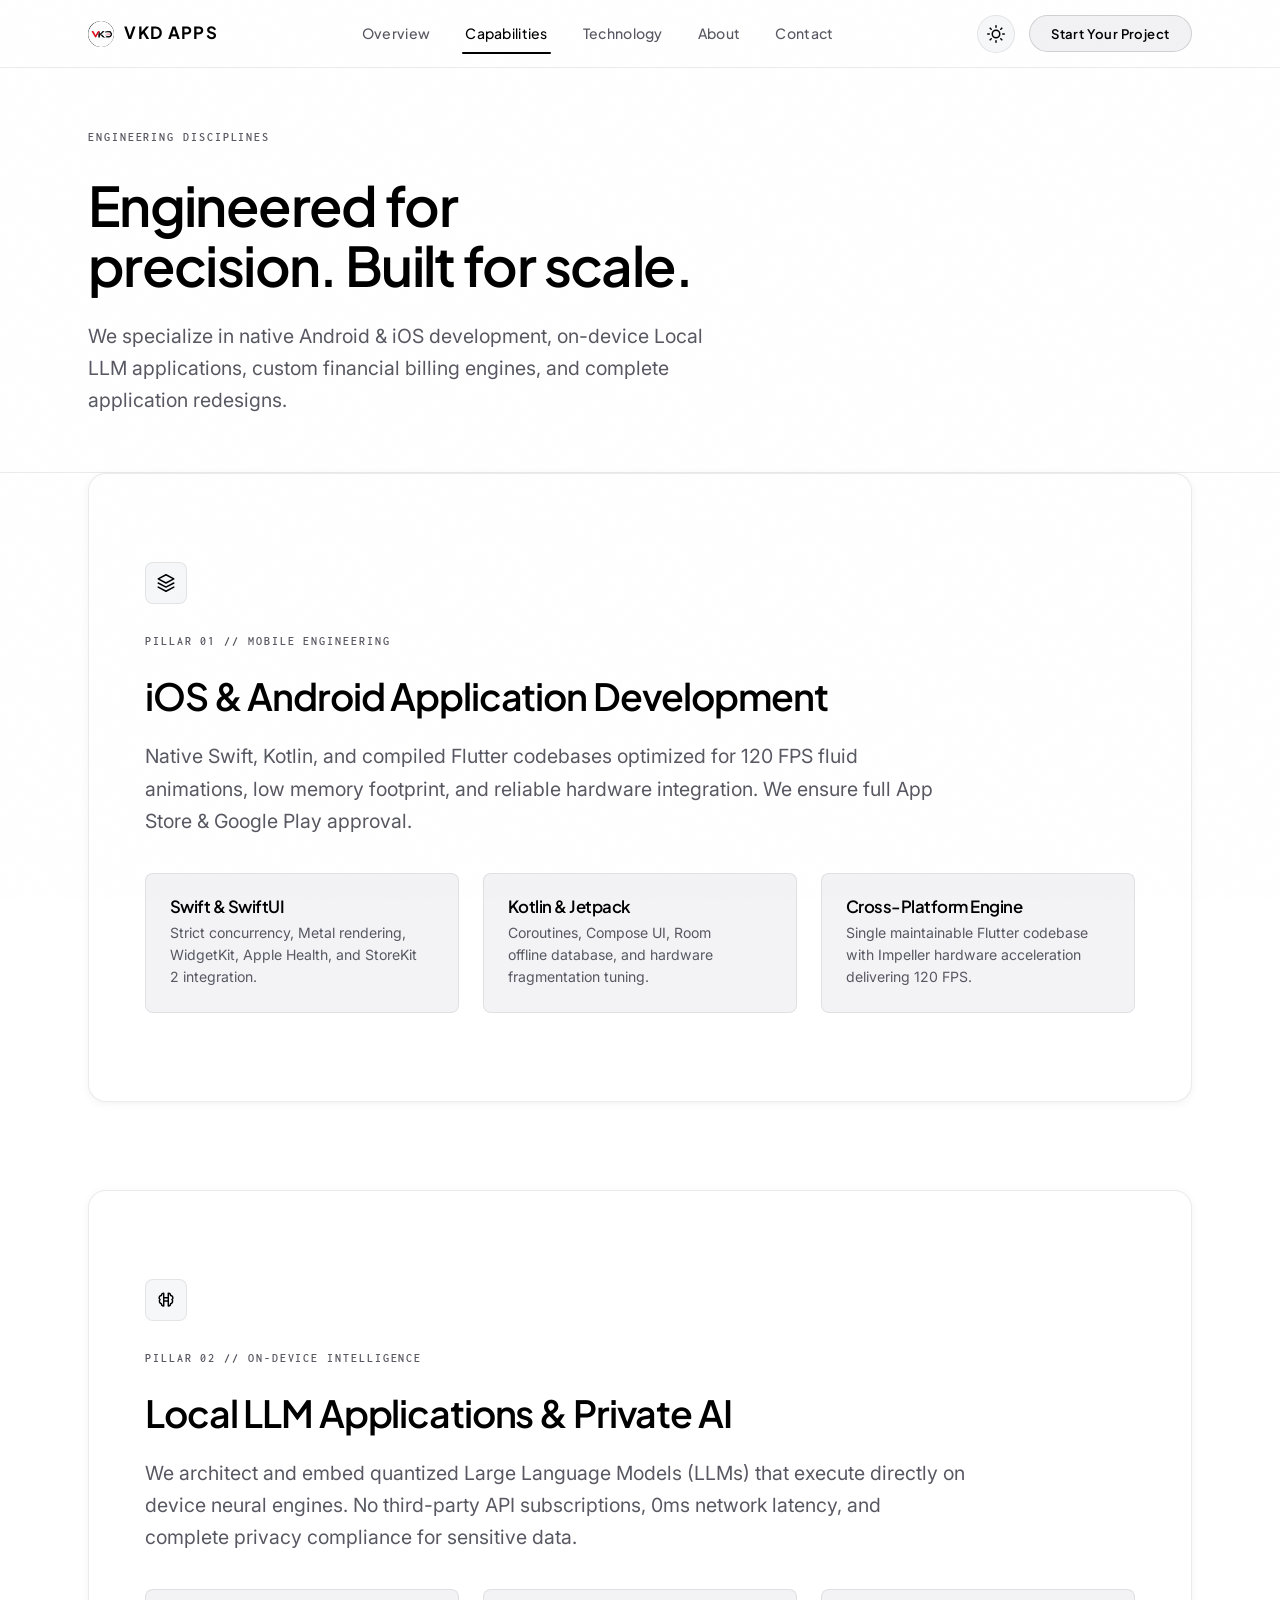
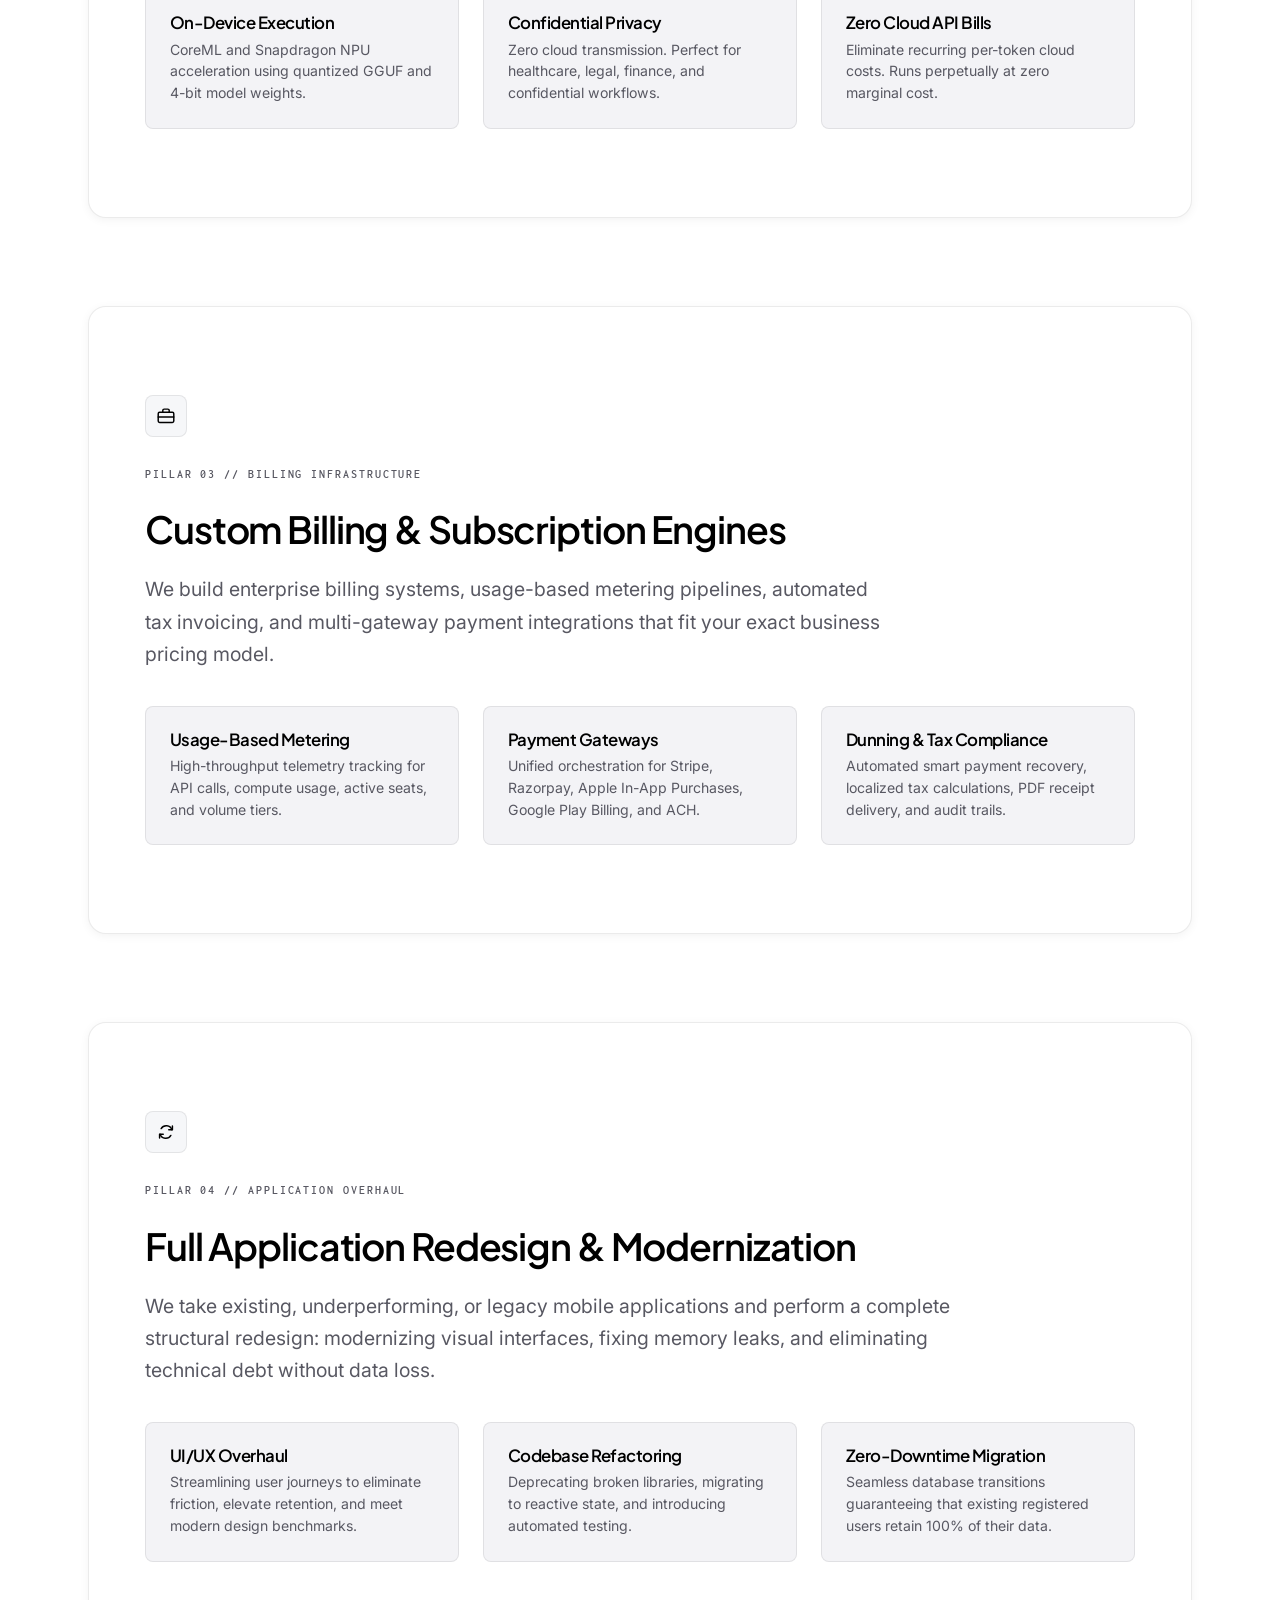
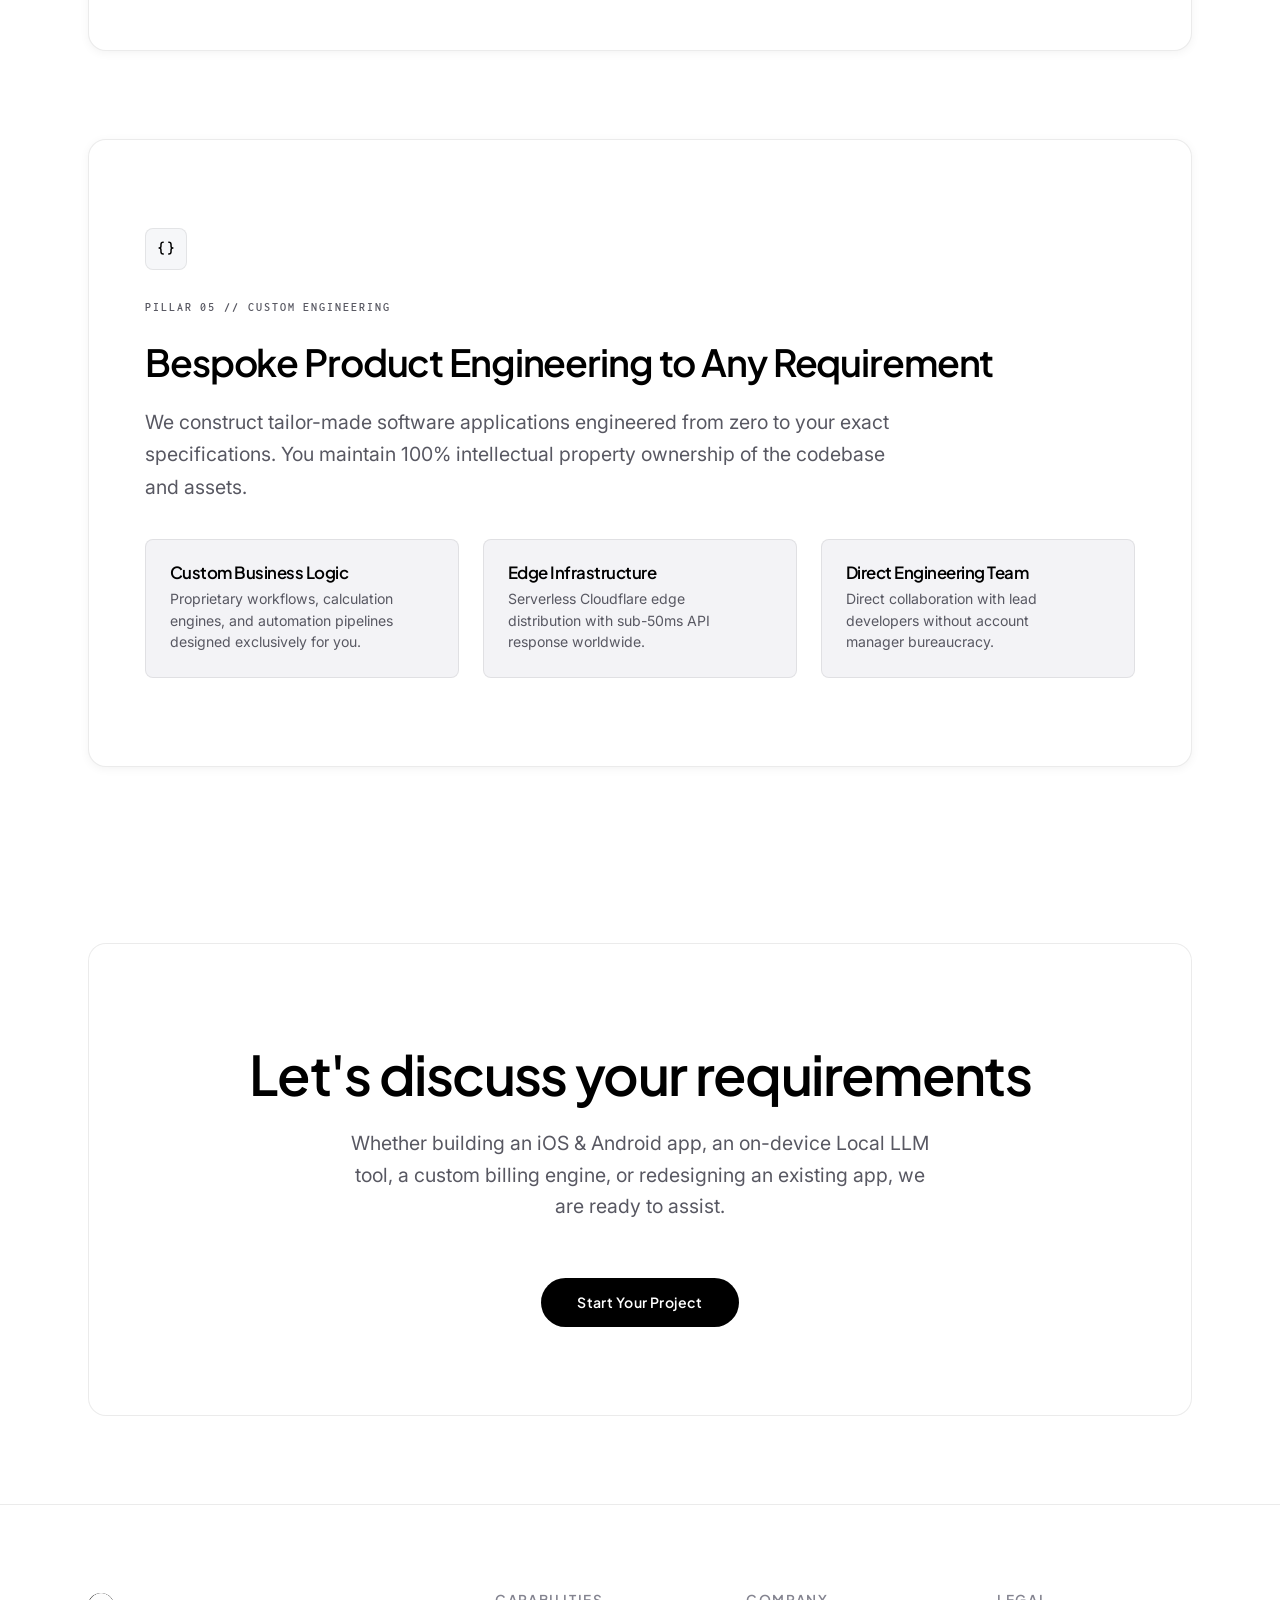
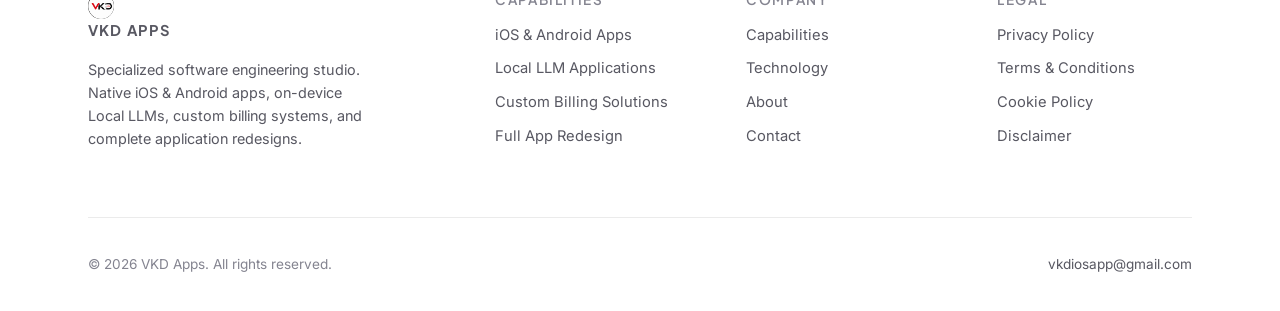
<file: services.html>
<!doctype html>
<html lang="en">
<head>
<meta charset="UTF-8" />
<meta name="viewport" content="width=device-width, initial-scale=1, viewport-fit=cover" />
<title>Capabilities — Mobile Apps, Local LLMs, Billing Engines &amp; Redesigns | VKD Apps</title>
<meta name="description" content="Explore VKD Apps software engineering capabilities: Native Android and iOS development, Local LLM on-device apps, custom billing engines, and complete app redesigns." />
<link rel="canonical" href="https://vkdapps.com/services.html" />

<!-- Open Graph -->
<meta property="og:type" content="website" />
<meta property="og:site_name" content="VKD Apps" />
<meta property="og:title" content="Engineering Capabilities — VKD Apps" />
<meta property="og:description" content="iOS &amp; Android development, Local LLM apps, custom billing systems, and complete application redesigns." />
<meta property="og:url" content="https://vkdapps.com/services.html" />
<meta property="og:image" content="https://vkdapps.com/assets/images/og-cover.jpg" />

<meta name="theme-color" content="#000000" />
<link rel="icon" href="assets/icons/favicon.svg" type="image/svg+xml" />
<link rel="apple-touch-icon" href="assets/icons/apple-touch-icon.png" />
<link rel="manifest" href="manifest.json" />

<!-- Google Fonts -->
<link rel="preconnect" href="https://fonts.googleapis.com" />
<link rel="preconnect" href="https://fonts.gstatic.com" crossorigin />
<link href="https://fonts.googleapis.com/css2?family=Plus+Jakarta+Sans:wght@400;500;600;700;800&family=Inter:wght@400;500;600&family=Inconsolata:wght@400;600;700&display=swap" rel="stylesheet" />

<script>
  document.documentElement.classList.add("js");
  (function(){
    var t = localStorage.getItem("vkd_theme") || (window.matchMedia("(prefers-color-scheme: light)").matches ? "light" : "dark");
    document.documentElement.setAttribute("data-theme", t);
  })();
</script>

<link rel="stylesheet" href="assets/css/variables.css" />
<link rel="stylesheet" href="assets/css/base.css" />
<link rel="stylesheet" href="assets/css/components.css" />
<link rel="stylesheet" href="assets/css/animations.css" />
</head>
<body>
<a href="#main" class="skip-link">Skip to content</a>

<!-- Navigation Header -->
<header class="site-nav">
  <div class="container nav-inner">
    <a href="index.html" class="brand" aria-label="VKD Apps Home">
      <img class="brand-mark" src="assets/icons/logo.png" alt="VKD Apps logo" width="26" height="26" />
      <span>VKD Apps</span>
    </a>
    <nav class="nav-links" aria-label="Main Navigation">
      <a href="index.html">Overview</a>
      <a href="services.html" aria-current="page">Capabilities</a>
      <a href="technology.html">Technology</a>
      <a href="about.html">About</a>
      <a href="contact.html">Contact</a>
    </nav>
    <div class="nav-cta">
      <button class="theme-toggle" type="button" aria-label="Toggle theme" title="Toggle theme">
        <svg class="icon-sun" viewBox="0 0 24 24" aria-hidden="true">
          <circle cx="12" cy="12" r="5"></circle>
          <line x1="12" y1="1" x2="12" y2="3"></line>
          <line x1="12" y1="21" x2="12" y2="23"></line>
          <line x1="4.22" y1="4.22" x2="5.64" y2="5.64"></line>
          <line x1="18.36" y1="18.36" x2="19.78" y2="19.78"></line>
          <line x1="1" y1="12" x2="3" y2="12"></line>
          <line x1="21" y1="12" x2="23" y2="12"></line>
          <line x1="4.22" y1="19.78" x2="5.64" y2="18.36"></line>
          <line x1="18.36" y1="5.64" x2="19.78" y2="4.22"></line>
        </svg>
        <svg class="icon-moon" viewBox="0 0 24 24" aria-hidden="true">
          <path d="M21 12.79A9 9 0 1 1 11.21 3 7 7 0 0 0 21 12.79z"></path>
        </svg>
      </button>
      <a href="contact.html" class="btn btn-secondary btn-sm">Start Your Project</a>
      <button class="nav-toggle" aria-label="Toggle navigation menu" aria-expanded="false" aria-controls="mobileMenu">
        <span></span><span></span><span></span>
      </button>
    </div>
  </div>
</header>

<!-- Mobile Navigation Drawer -->
<div class="mobile-menu" id="mobileMenu" aria-label="Mobile Navigation">
  <a href="index.html">Overview</a>
  <a href="services.html">Capabilities</a>
  <a href="technology.html">Technology</a>
  <a href="about.html">About</a>
  <a href="contact.html">Contact</a>
  <a href="contact.html" class="btn btn-primary">Start Your Project</a>
</div>

<main id="main">
  <!-- Page Hero -->
  <section class="page-hero">
    <div class="container">
      <span class="eyebrow" data-reveal>Engineering Disciplines</span>
      <h1 data-reveal data-delay="70">
        Engineered for precision. Built for scale.
      </h1>
      <p class="lead" data-reveal data-delay="140">
        We specialize in native Android &amp; iOS development, on-device Local LLM applications, custom financial billing engines, and complete application redesigns.
      </p>
    </div>
  </section>

  <!-- Deep Dive Sections -->
  <section class="section-pad" style="padding-top: 0;">
    <div class="container">
      <div style="display: flex; flex-direction: column; gap: var(--space-2xl);">

        <!-- 1. Native iOS & Android -->
        <article class="card" data-reveal style="padding: var(--space-2xl) var(--space-xl);">
          <div class="card-icon"><svg aria-hidden="true"><use href="assets/icons/sprite.svg#i-layers"></use></svg></div>
          <span class="eyebrow">Pillar 01 // Mobile Engineering</span>
          <h2 style="font-size: var(--fs-h2); margin-top: var(--space-xs); margin-bottom: var(--space-md); color: var(--text-primary);">
            iOS &amp; Android Application Development
          </h2>
          <p style="color: var(--text-secondary); font-size: var(--fs-lead); line-height: 1.65; max-width: 820px; margin-bottom: var(--space-lg);">
            Native Swift, Kotlin, and compiled Flutter codebases optimized for 120 FPS fluid animations, low memory footprint, and reliable hardware integration. We ensure full App Store &amp; Google Play approval.
          </p>
          <div class="grid grid-3" style="gap: var(--space-md);">
            <div style="background: var(--surface-sub); padding: var(--space-md); border-radius: var(--radius-sm); border: 1px solid var(--border-subtle);">
              <h3 style="font-size: 1.05rem; color: var(--text-primary); margin-bottom: 0.35rem;">Swift &amp; SwiftUI</h3>
              <p style="color: var(--text-secondary); font-size: 0.88rem; line-height: 1.55;">Strict concurrency, Metal rendering, WidgetKit, Apple Health, and StoreKit 2 integration.</p>
            </div>
            <div style="background: var(--surface-sub); padding: var(--space-md); border-radius: var(--radius-sm); border: 1px solid var(--border-subtle);">
              <h3 style="font-size: 1.05rem; color: var(--text-primary); margin-bottom: 0.35rem;">Kotlin &amp; Jetpack</h3>
              <p style="color: var(--text-secondary); font-size: 0.88rem; line-height: 1.55;">Coroutines, Compose UI, Room offline database, and hardware fragmentation tuning.</p>
            </div>
            <div style="background: var(--surface-sub); padding: var(--space-md); border-radius: var(--radius-sm); border: 1px solid var(--border-subtle);">
              <h3 style="font-size: 1.05rem; color: var(--text-primary); margin-bottom: 0.35rem;">Cross-Platform Engine</h3>
              <p style="color: var(--text-secondary); font-size: 0.88rem; line-height: 1.55;">Single maintainable Flutter codebase with Impeller hardware acceleration delivering 120 FPS.</p>
            </div>
          </div>
        </article>

        <!-- 2. Local LLM Applications (NEW!) -->
        <article class="card" data-reveal style="padding: var(--space-2xl) var(--space-xl);">
          <div class="card-icon"><svg aria-hidden="true"><use href="assets/icons/sprite.svg#i-brain"></use></svg></div>
          <span class="eyebrow">Pillar 02 // On-Device Intelligence</span>
          <h2 style="font-size: var(--fs-h2); margin-top: var(--space-xs); margin-bottom: var(--space-md); color: var(--text-primary);">
            Local LLM Applications &amp; Private AI
          </h2>
          <p style="color: var(--text-secondary); font-size: var(--fs-lead); line-height: 1.65; max-width: 820px; margin-bottom: var(--space-lg);">
            We architect and embed quantized Large Language Models (LLMs) that execute directly on device neural engines. No third-party API subscriptions, 0ms network latency, and complete privacy compliance for sensitive data.
          </p>
          <div class="grid grid-3" style="gap: var(--space-md);">
            <div style="background: var(--surface-sub); padding: var(--space-md); border-radius: var(--radius-sm); border: 1px solid var(--border-subtle);">
              <h3 style="font-size: 1.05rem; color: var(--text-primary); margin-bottom: 0.35rem;">On-Device Execution</h3>
              <p style="color: var(--text-secondary); font-size: 0.88rem; line-height: 1.55;">CoreML and Snapdragon NPU acceleration using quantized GGUF and 4-bit model weights.</p>
            </div>
            <div style="background: var(--surface-sub); padding: var(--space-md); border-radius: var(--radius-sm); border: 1px solid var(--border-subtle);">
              <h3 style="font-size: 1.05rem; color: var(--text-primary); margin-bottom: 0.35rem;">Confidential Privacy</h3>
              <p style="color: var(--text-secondary); font-size: 0.88rem; line-height: 1.55;">Zero cloud transmission. Perfect for healthcare, legal, finance, and confidential workflows.</p>
            </div>
            <div style="background: var(--surface-sub); padding: var(--space-md); border-radius: var(--radius-sm); border: 1px solid var(--border-subtle);">
              <h3 style="font-size: 1.05rem; color: var(--text-primary); margin-bottom: 0.35rem;">Zero Cloud API Bills</h3>
              <p style="color: var(--text-secondary); font-size: 0.88rem; line-height: 1.55;">Eliminate recurring per-token cloud costs. Runs perpetually at zero marginal cost.</p>
            </div>
          </div>
        </article>

        <!-- 3. Custom Billing Solutions (NEW!) -->
        <article class="card" data-reveal style="padding: var(--space-2xl) var(--space-xl);">
          <div class="card-icon"><svg aria-hidden="true"><use href="assets/icons/sprite.svg#i-briefcase"></use></svg></div>
          <span class="eyebrow">Pillar 03 // Billing Infrastructure</span>
          <h2 style="font-size: var(--fs-h2); margin-top: var(--space-xs); margin-bottom: var(--space-md); color: var(--text-primary);">
            Custom Billing &amp; Subscription Engines
          </h2>
          <p style="color: var(--text-secondary); font-size: var(--fs-lead); line-height: 1.65; max-width: 820px; margin-bottom: var(--space-lg);">
            We build enterprise billing systems, usage-based metering pipelines, automated tax invoicing, and multi-gateway payment integrations that fit your exact business pricing model.
          </p>
          <div class="grid grid-3" style="gap: var(--space-md);">
            <div style="background: var(--surface-sub); padding: var(--space-md); border-radius: var(--radius-sm); border: 1px solid var(--border-subtle);">
              <h3 style="font-size: 1.05rem; color: var(--text-primary); margin-bottom: 0.35rem;">Usage-Based Metering</h3>
              <p style="color: var(--text-secondary); font-size: 0.88rem; line-height: 1.55;">High-throughput telemetry tracking for API calls, compute usage, active seats, and volume tiers.</p>
            </div>
            <div style="background: var(--surface-sub); padding: var(--space-md); border-radius: var(--radius-sm); border: 1px solid var(--border-subtle);">
              <h3 style="font-size: 1.05rem; color: var(--text-primary); margin-bottom: 0.35rem;">Payment Gateways</h3>
              <p style="color: var(--text-secondary); font-size: 0.88rem; line-height: 1.55;">Unified orchestration for Stripe, Razorpay, Apple In-App Purchases, Google Play Billing, and ACH.</p>
            </div>
            <div style="background: var(--surface-sub); padding: var(--space-md); border-radius: var(--radius-sm); border: 1px solid var(--border-subtle);">
              <h3 style="font-size: 1.05rem; color: var(--text-primary); margin-bottom: 0.35rem;">Dunning &amp; Tax Compliance</h3>
              <p style="color: var(--text-secondary); font-size: 0.88rem; line-height: 1.55;">Automated smart payment recovery, localized tax calculations, PDF receipt delivery, and audit trails.</p>
            </div>
          </div>
        </article>

        <!-- 4. Full App Redesign -->
        <article class="card" data-reveal style="padding: var(--space-2xl) var(--space-xl);">
          <div class="card-icon"><svg aria-hidden="true"><use href="assets/icons/sprite.svg#i-refresh"></use></svg></div>
          <span class="eyebrow">Pillar 04 // Application Overhaul</span>
          <h2 style="font-size: var(--fs-h2); margin-top: var(--space-xs); margin-bottom: var(--space-md); color: var(--text-primary);">
            Full Application Redesign &amp; Modernization
          </h2>
          <p style="color: var(--text-secondary); font-size: var(--fs-lead); line-height: 1.65; max-width: 820px; margin-bottom: var(--space-lg);">
            We take existing, underperforming, or legacy mobile applications and perform a complete structural redesign: modernizing visual interfaces, fixing memory leaks, and eliminating technical debt without data loss.
          </p>
          <div class="grid grid-3" style="gap: var(--space-md);">
            <div style="background: var(--surface-sub); padding: var(--space-md); border-radius: var(--radius-sm); border: 1px solid var(--border-subtle);">
              <h3 style="font-size: 1.05rem; color: var(--text-primary); margin-bottom: 0.35rem;">UI/UX Overhaul</h3>
              <p style="color: var(--text-secondary); font-size: 0.88rem; line-height: 1.55;">Streamlining user journeys to eliminate friction, elevate retention, and meet modern design benchmarks.</p>
            </div>
            <div style="background: var(--surface-sub); padding: var(--space-md); border-radius: var(--radius-sm); border: 1px solid var(--border-subtle);">
              <h3 style="font-size: 1.05rem; color: var(--text-primary); margin-bottom: 0.35rem;">Codebase Refactoring</h3>
              <p style="color: var(--text-secondary); font-size: 0.88rem; line-height: 1.55;">Deprecating broken libraries, migrating to reactive state, and introducing automated testing.</p>
            </div>
            <div style="background: var(--surface-sub); padding: var(--space-md); border-radius: var(--radius-sm); border: 1px solid var(--border-subtle);">
              <h3 style="font-size: 1.05rem; color: var(--text-primary); margin-bottom: 0.35rem;">Zero-Downtime Migration</h3>
              <p style="color: var(--text-secondary); font-size: 0.88rem; line-height: 1.55;">Seamless database transitions guaranteeing that existing registered users retain 100% of their data.</p>
            </div>
          </div>
        </article>

        <!-- 5. Bespoke Product Engineering -->
        <article class="card" data-reveal style="padding: var(--space-2xl) var(--space-xl);">
          <div class="card-icon"><svg aria-hidden="true"><use href="assets/icons/sprite.svg#i-braces"></use></svg></div>
          <span class="eyebrow">Pillar 05 // Custom Engineering</span>
          <h2 style="font-size: var(--fs-h2); margin-top: var(--space-xs); margin-bottom: var(--space-md); color: var(--text-primary);">
            Bespoke Product Engineering to Any Requirement
          </h2>
          <p style="color: var(--text-secondary); font-size: var(--fs-lead); line-height: 1.65; max-width: 820px; margin-bottom: var(--space-lg);">
            We construct tailor-made software applications engineered from zero to your exact specifications. You maintain 100% intellectual property ownership of the codebase and assets.
          </p>
          <div class="grid grid-3" style="gap: var(--space-md);">
            <div style="background: var(--surface-sub); padding: var(--space-md); border-radius: var(--radius-sm); border: 1px solid var(--border-subtle);">
              <h3 style="font-size: 1.05rem; color: var(--text-primary); margin-bottom: 0.35rem;">Custom Business Logic</h3>
              <p style="color: var(--text-secondary); font-size: 0.88rem; line-height: 1.55;">Proprietary workflows, calculation engines, and automation pipelines designed exclusively for you.</p>
            </div>
            <div style="background: var(--surface-sub); padding: var(--space-md); border-radius: var(--radius-sm); border: 1px solid var(--border-subtle);">
              <h3 style="font-size: 1.05rem; color: var(--text-primary); margin-bottom: 0.35rem;">Edge Infrastructure</h3>
              <p style="color: var(--text-secondary); font-size: 0.88rem; line-height: 1.55;">Serverless Cloudflare edge distribution with sub-50ms API response worldwide.</p>
            </div>
            <div style="background: var(--surface-sub); padding: var(--space-md); border-radius: var(--radius-sm); border: 1px solid var(--border-subtle);">
              <h3 style="font-size: 1.05rem; color: var(--text-primary); margin-bottom: 0.35rem;">Direct Engineering Team</h3>
              <p style="color: var(--text-secondary); font-size: 0.88rem; line-height: 1.55;">Direct collaboration with lead developers without account manager bureaucracy.</p>
            </div>
          </div>
        </article>

      </div>
    </div>
  </section>

  <!-- CTA -->
  <section class="section-pad">
    <div class="container">
      <div class="glass" style="padding: var(--space-2xl) var(--space-lg); text-align: center;" data-reveal>
        <h2 style="font-size: var(--fs-h1); margin-top: var(--space-xs); color: var(--text-primary);">Let's discuss your requirements</h2>
        <p style="color: var(--text-secondary); font-size: var(--fs-lead); max-width: 600px; margin: var(--space-md) auto 0; line-height: 1.6;">
          Whether building an iOS &amp; Android app, an on-device Local LLM tool, a custom billing engine, or redesigning an existing app, we are ready to assist.
        </p>
        <div style="margin-top: var(--space-xl);">
          <a href="contact.html" class="btn btn-primary">Start Your Project</a>
        </div>
      </div>
    </div>
  </section>
</main>

<!-- Footer -->
<footer class="site-footer">
  <div class="container">
    <div class="footer-grid">
      <div class="footer-col">
        <a href="index.html" class="brand" style="margin-bottom: var(--space-sm);">
          <img class="brand-mark" src="assets/icons/logo.png" alt="VKD Apps logo" width="26" height="26" />
          <span>VKD Apps</span>
        </a>
        <p style="max-width: 32ch; line-height: 1.6; font-size: 0.9rem;">
          Specialized software engineering studio. Native iOS &amp; Android apps, on-device Local LLMs, custom billing systems, and complete application redesigns.
        </p>
      </div>

      <div class="footer-col">
        <h4>Capabilities</h4>
        <a href="services.html">iOS &amp; Android Apps</a>
        <a href="services.html">Local LLM Applications</a>
        <a href="services.html">Custom Billing Solutions</a>
        <a href="services.html">Full App Redesign</a>
      </div>

      <div class="footer-col">
        <h4>Company</h4>
        <a href="services.html">Capabilities</a>
        <a href="technology.html">Technology</a>
        <a href="about.html">About</a>
        <a href="contact.html">Contact</a>
      </div>

      <div class="footer-col">
        <h4>Legal</h4>
        <a href="privacy-policy.html">Privacy Policy</a>
        <a href="terms-and-conditions.html">Terms &amp; Conditions</a>
        <a href="cookie-policy.html">Cookie Policy</a>
        <a href="disclaimer.html">Disclaimer</a>
      </div>
    </div>

    <div class="footer-bottom">
      <span>&copy; <span data-year>2026</span> VKD Apps. All rights reserved.</span>
      <div class="footer-social">
        <a href="mailto:vkdiosapp@gmail.com">vkdiosapp@gmail.com</a>
      </div>
    </div>
  </div>
</footer>

<script src="assets/js/main.js"></script>
</body>
</html>
</file>
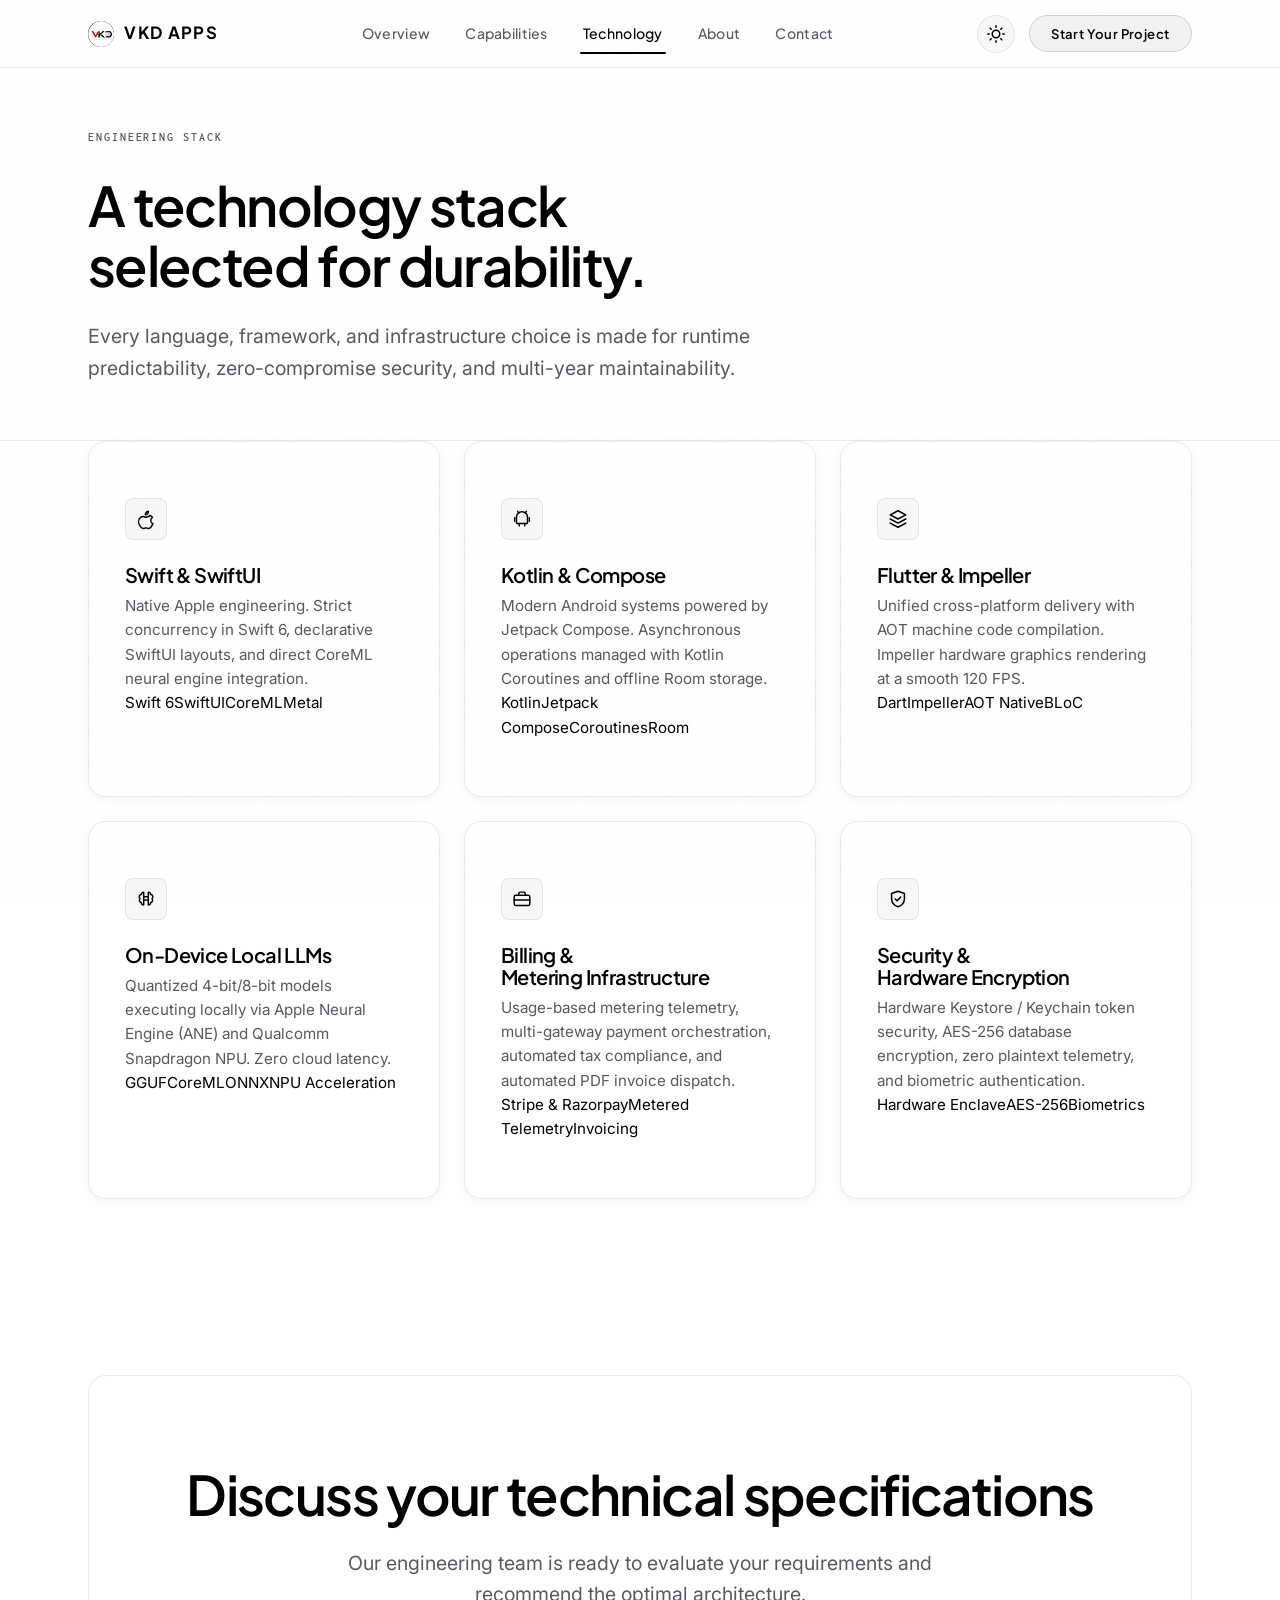
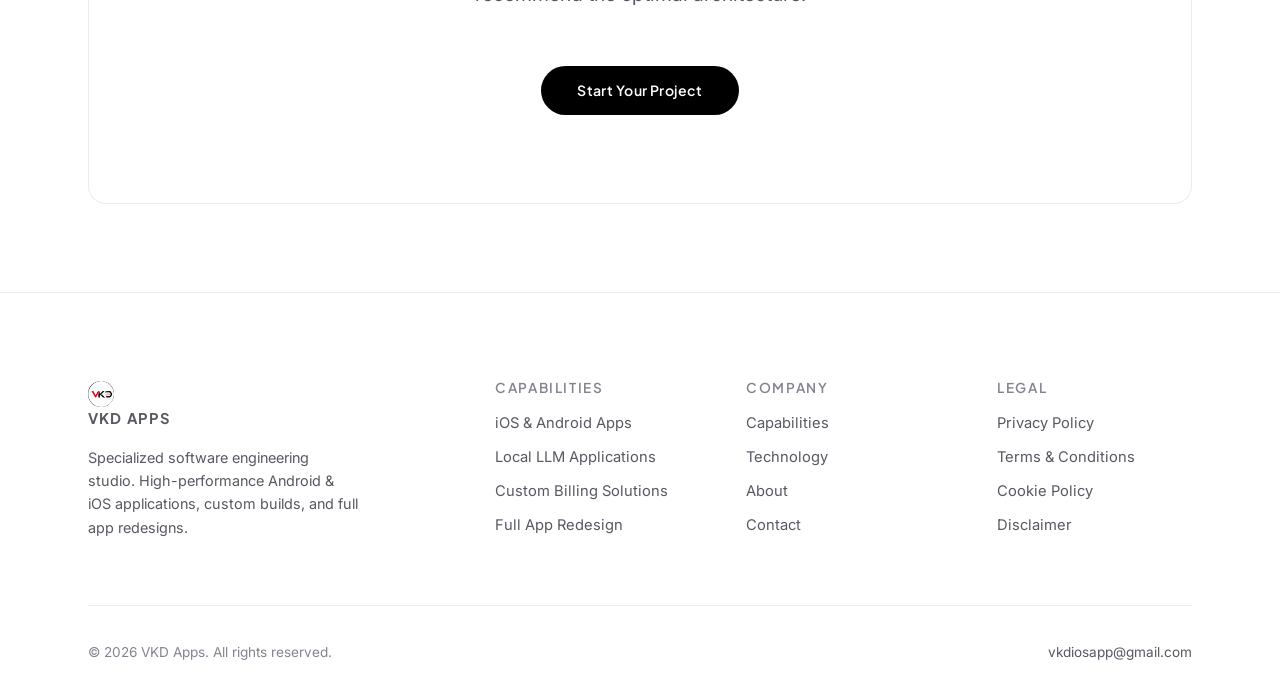
<file: technology.html>
<!doctype html>
<html lang="en">
<head>
<meta charset="UTF-8" />
<meta name="viewport" content="width=device-width, initial-scale=1, viewport-fit=cover" />
<title>Technology &amp; Architecture | VKD Apps</title>
<meta name="description" content="Technical stack and engineering principles behind VKD Apps: Swift, Kotlin, Flutter, Local LLMs, custom billing engines, and zero-compromise security." />
<link rel="canonical" href="https://vkdapps.com/technology.html" />

<!-- Open Graph -->
<meta property="og:type" content="website" />
<meta property="og:site_name" content="VKD Apps" />
<meta property="og:title" content="Technology Stack — VKD Apps" />
<meta property="og:description" content="Swift, Kotlin, Flutter, Local LLM on-device inference, and enterprise billing infrastructure." />
<meta property="og:url" content="https://vkdapps.com/technology.html" />
<meta property="og:image" content="https://vkdapps.com/assets/images/og-cover.jpg" />

<meta name="theme-color" content="#000000" />
<link rel="icon" href="assets/icons/favicon.svg" type="image/svg+xml" />
<link rel="apple-touch-icon" href="assets/icons/apple-touch-icon.png" />
<link rel="manifest" href="manifest.json" />

<!-- Google Fonts -->
<link rel="preconnect" href="https://fonts.googleapis.com" />
<link rel="preconnect" href="https://fonts.gstatic.com" crossorigin />
<link href="https://fonts.googleapis.com/css2?family=Plus+Jakarta+Sans:wght@400;500;600;700;800&family=Inter:wght@400;500;600&family=Inconsolata:wght@400;600;700&display=swap" rel="stylesheet" />

<script>
  document.documentElement.classList.add("js");
  (function(){
    var t = localStorage.getItem("vkd_theme") || (window.matchMedia("(prefers-color-scheme: light)").matches ? "light" : "dark");
    document.documentElement.setAttribute("data-theme", t);
  })();
</script>

<link rel="stylesheet" href="assets/css/variables.css" />
<link rel="stylesheet" href="assets/css/base.css" />
<link rel="stylesheet" href="assets/css/components.css" />
<link rel="stylesheet" href="assets/css/animations.css" />
</head>
<body>
<a href="#main" class="skip-link">Skip to content</a>

<!-- Navigation Header -->
<header class="site-nav">
  <div class="container nav-inner">
    <a href="index.html" class="brand" aria-label="VKD Apps Home">
      <img class="brand-mark" src="assets/icons/logo.png" alt="VKD Apps logo" width="26" height="26" />
      <span>VKD Apps</span>
    </a>
    <nav class="nav-links" aria-label="Main Navigation">
      <a href="index.html">Overview</a>
      <a href="services.html">Capabilities</a>
      <a href="technology.html" aria-current="page">Technology</a>
      <a href="about.html">About</a>
      <a href="contact.html">Contact</a>
    </nav>
    <div class="nav-cta">
      <button class="theme-toggle" type="button" aria-label="Toggle theme" title="Toggle theme">
        <svg class="icon-sun" viewBox="0 0 24 24" aria-hidden="true">
          <circle cx="12" cy="12" r="5"></circle>
          <line x1="12" y1="1" x2="12" y2="3"></line>
          <line x1="12" y1="21" x2="12" y2="23"></line>
          <line x1="4.22" y1="4.22" x2="5.64" y2="5.64"></line>
          <line x1="18.36" y1="18.36" x2="19.78" y2="19.78"></line>
          <line x1="1" y1="12" x2="3" y2="12"></line>
          <line x1="21" y1="12" x2="23" y2="12"></line>
          <line x1="4.22" y1="19.78" x2="5.64" y2="18.36"></line>
          <line x1="18.36" y1="5.64" x2="19.78" y2="4.22"></line>
        </svg>
        <svg class="icon-moon" viewBox="0 0 24 24" aria-hidden="true">
          <path d="M21 12.79A9 9 0 1 1 11.21 3 7 7 0 0 0 21 12.79z"></path>
        </svg>
      </button>
      <a href="contact.html" class="btn btn-secondary btn-sm">Start Your Project</a>
      <button class="nav-toggle" aria-label="Toggle navigation menu" aria-expanded="false" aria-controls="mobileMenu">
        <span></span><span></span><span></span>
      </button>
    </div>
  </div>
</header>

<!-- Mobile Navigation Drawer -->
<div class="mobile-menu" id="mobileMenu" aria-label="Mobile Navigation">
  <a href="index.html">Overview</a>
  <a href="services.html">Capabilities</a>
  <a href="technology.html">Technology</a>
  <a href="about.html">About</a>
  <a href="contact.html">Contact</a>
  <a href="contact.html" class="btn btn-primary">Start Your Project</a>
</div>

<main id="main">
  <!-- Page Hero -->
  <section class="page-hero">
    <div class="container">
      <span class="eyebrow" data-reveal>Engineering Stack</span>
      <h1 data-reveal data-delay="70">
        A technology stack selected for durability.
      </h1>
      <p class="lead" data-reveal data-delay="140">
        Every language, framework, and infrastructure choice is made for runtime predictability, zero-compromise security, and multi-year maintainability.
      </p>
    </div>
  </section>

  <!-- Core Stack -->
  <section class="section-pad" style="padding-top: 0;">
    <div class="container">
      <div class="grid grid-3" data-stagger>
        <div class="card">
          <div class="card-icon"><svg aria-hidden="true"><use href="assets/icons/sprite.svg#i-apple"></use></svg></div>
          <h3 style="font-size: 1.25rem; margin-bottom: 0.5rem; color: var(--text-primary);">Swift &amp; SwiftUI</h3>
          <p style="color: var(--text-secondary); font-size: 0.95rem; line-height: 1.6;">Native Apple engineering. Strict concurrency in Swift 6, declarative SwiftUI layouts, and direct CoreML neural engine integration.</p>
          <div class="tag-row"><span>Swift 6</span><span>SwiftUI</span><span>CoreML</span><span>Metal</span></div>
        </div>

        <div class="card">
          <div class="card-icon"><svg aria-hidden="true"><use href="assets/icons/sprite.svg#i-android"></use></svg></div>
          <h3 style="font-size: 1.25rem; margin-bottom: 0.5rem; color: var(--text-primary);">Kotlin &amp; Compose</h3>
          <p style="color: var(--text-secondary); font-size: 0.95rem; line-height: 1.6;">Modern Android systems powered by Jetpack Compose. Asynchronous operations managed with Kotlin Coroutines and offline Room storage.</p>
          <div class="tag-row"><span>Kotlin</span><span>Jetpack Compose</span><span>Coroutines</span><span>Room</span></div>
        </div>

        <div class="card">
          <div class="card-icon"><svg aria-hidden="true"><use href="assets/icons/sprite.svg#i-layers"></use></svg></div>
          <h3 style="font-size: 1.25rem; margin-bottom: 0.5rem; color: var(--text-primary);">Flutter &amp; Impeller</h3>
          <p style="color: var(--text-secondary); font-size: 0.95rem; line-height: 1.6;">Unified cross-platform delivery with AOT machine code compilation. Impeller hardware graphics rendering at a smooth 120 FPS.</p>
          <div class="tag-row"><span>Dart</span><span>Impeller</span><span>AOT Native</span><span>BLoC</span></div>
        </div>

        <div class="card">
          <div class="card-icon"><svg aria-hidden="true"><use href="assets/icons/sprite.svg#i-brain"></use></svg></div>
          <h3 style="font-size: 1.25rem; margin-bottom: 0.5rem; color: var(--text-primary);">On-Device Local LLMs</h3>
          <p style="color: var(--text-secondary); font-size: 0.95rem; line-height: 1.6;">Quantized 4-bit/8-bit models executing locally via Apple Neural Engine (ANE) and Qualcomm Snapdragon NPU. Zero cloud latency.</p>
          <div class="tag-row"><span>GGUF</span><span>CoreML</span><span>ONNX</span><span>NPU Acceleration</span></div>
        </div>

        <div class="card">
          <div class="card-icon"><svg aria-hidden="true"><use href="assets/icons/sprite.svg#i-briefcase"></use></svg></div>
          <h3 style="font-size: 1.25rem; margin-bottom: 0.5rem; color: var(--text-primary);">Billing &amp; Metering Infrastructure</h3>
          <p style="color: var(--text-secondary); font-size: 0.95rem; line-height: 1.6;">Usage-based metering telemetry, multi-gateway payment orchestration, automated tax compliance, and automated PDF invoice dispatch.</p>
          <div class="tag-row"><span>Stripe &amp; Razorpay</span><span>Metered Telemetry</span><span>Invoicing</span></div>
        </div>

        <div class="card">
          <div class="card-icon"><svg aria-hidden="true"><use href="assets/icons/sprite.svg#i-shield"></use></svg></div>
          <h3 style="font-size: 1.25rem; margin-bottom: 0.5rem; color: var(--text-primary);">Security &amp; Hardware Encryption</h3>
          <p style="color: var(--text-secondary); font-size: 0.95rem; line-height: 1.6;">Hardware Keystore / Keychain token security, AES-256 database encryption, zero plaintext telemetry, and biometric authentication.</p>
          <div class="tag-row"><span>Hardware Enclave</span><span>AES-256</span><span>Biometrics</span></div>
        </div>
      </div>
    </div>
  </section>

  <!-- CTA -->
  <section class="section-pad">
    <div class="container">
      <div class="glass" style="padding: var(--space-2xl) var(--space-lg); text-align: center;" data-reveal>
        <h2 style="font-size: var(--fs-h1); color: var(--text-primary);">Discuss your technical specifications</h2>
        <p style="color: var(--text-secondary); font-size: var(--fs-lead); max-width: 600px; margin: var(--space-md) auto 0; line-height: 1.6;">
          Our engineering team is ready to evaluate your requirements and recommend the optimal architecture.
        </p>
        <div style="margin-top: var(--space-xl);">
          <a href="contact.html" class="btn btn-primary">Start Your Project</a>
        </div>
      </div>
    </div>
  </section>
</main>

<!-- Footer -->
<footer class="site-footer">
  <div class="container">
    <div class="footer-grid">
      <div class="footer-col">
        <a href="index.html" class="brand" style="margin-bottom: var(--space-sm);">
          <img class="brand-mark" src="assets/icons/logo.png" alt="VKD Apps logo" width="28" height="28" />
          <span>VKD Apps</span>
        </a>
        <p style="max-width: 32ch; line-height: 1.6; font-size: 0.9rem;">
          Specialized software engineering studio. High-performance Android &amp; iOS applications, custom builds, and full app redesigns.
        </p>
      </div>

      <div class="footer-col">
        <h4>Capabilities</h4>
        <a href="services.html">iOS &amp; Android Apps</a>
        <a href="services.html">Local LLM Applications</a>
        <a href="services.html">Custom Billing Solutions</a>
        <a href="services.html">Full App Redesign</a>
      </div>

      <div class="footer-col">
        <h4>Company</h4>
        <a href="services.html">Capabilities</a>
        <a href="technology.html">Technology</a>
        <a href="about.html">About</a>
        <a href="contact.html">Contact</a>
      </div>

      <div class="footer-col">
        <h4>Legal</h4>
        <a href="privacy-policy.html">Privacy Policy</a>
        <a href="terms-and-conditions.html">Terms &amp; Conditions</a>
        <a href="cookie-policy.html">Cookie Policy</a>
        <a href="disclaimer.html">Disclaimer</a>
      </div>
    </div>

    <div class="footer-bottom">
      <span>&copy; <span data-year>2026</span> VKD Apps. All rights reserved.</span>
      <div class="footer-social">
        <a href="mailto:vkdiosapp@gmail.com">vkdiosapp@gmail.com</a>
      </div>
    </div>
  </div>
</footer>

<script src="assets/js/main.js"></script>
</body>
</html>
</file>
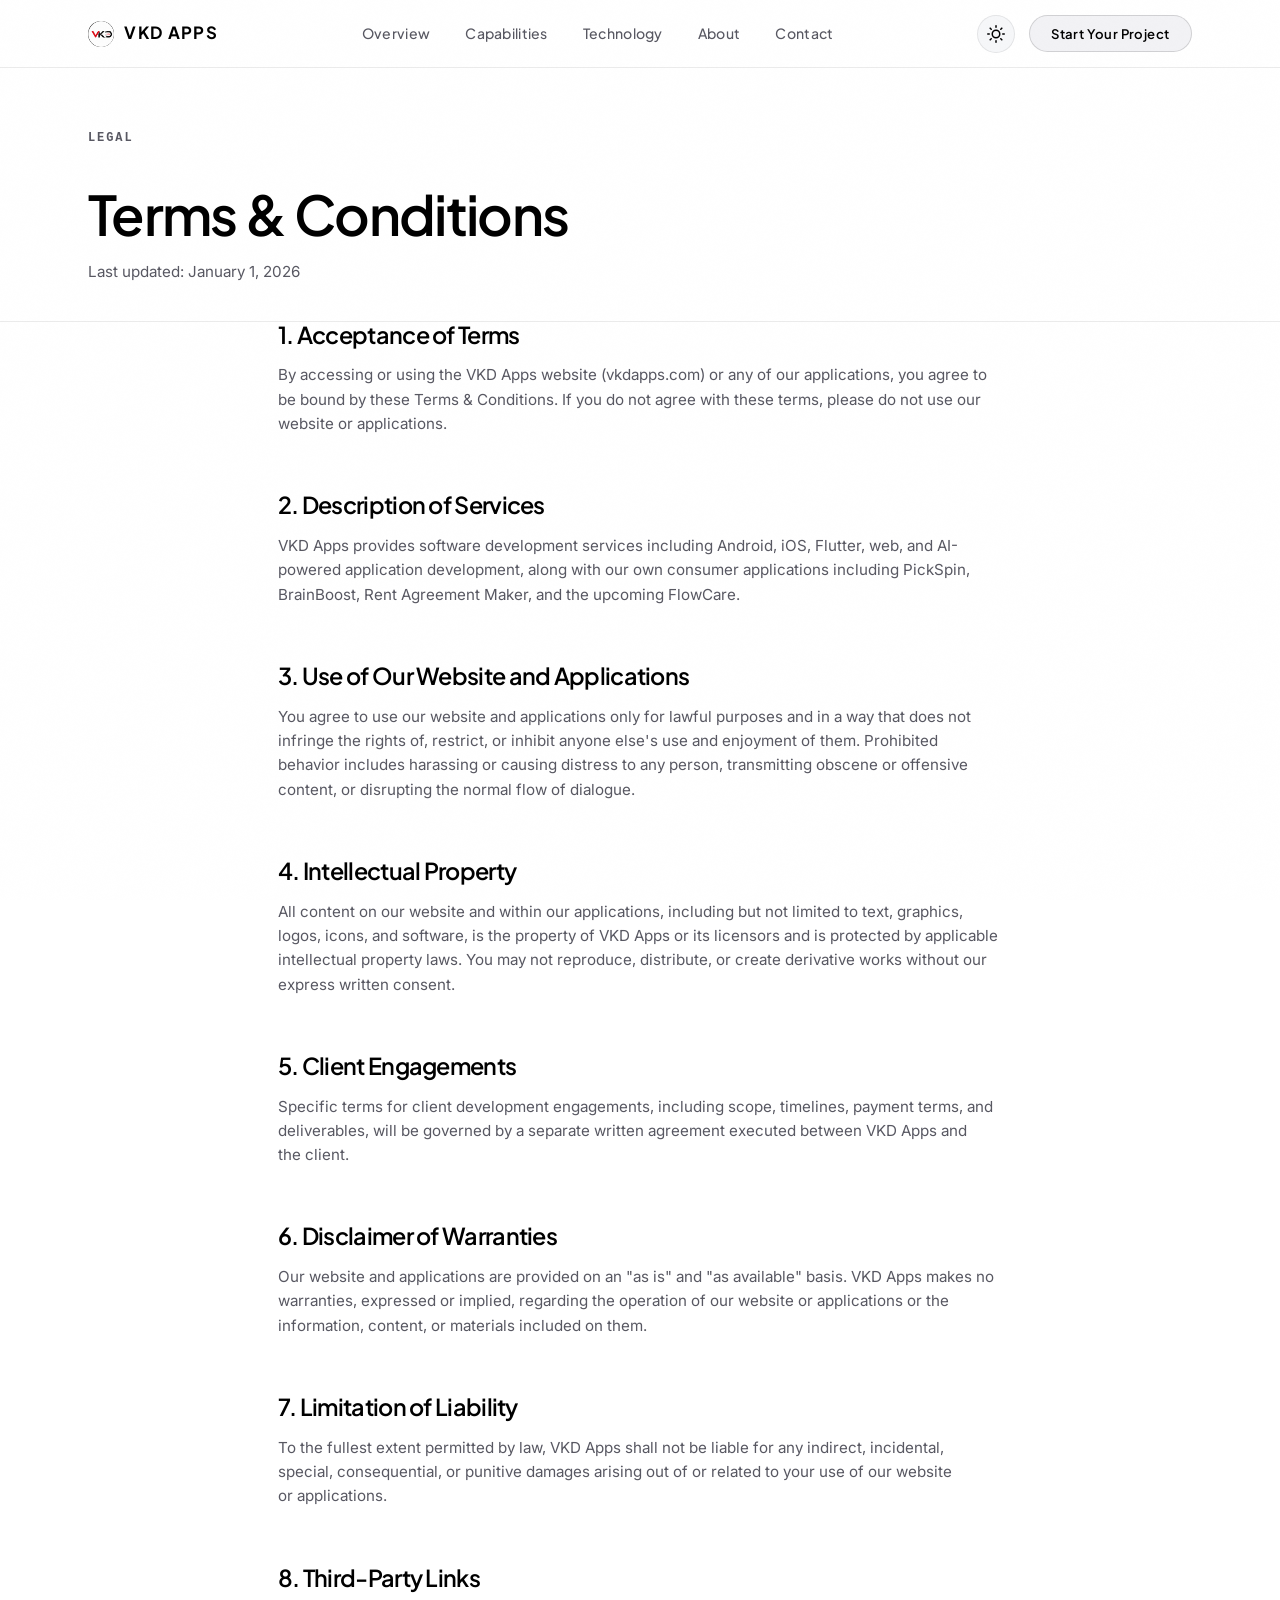
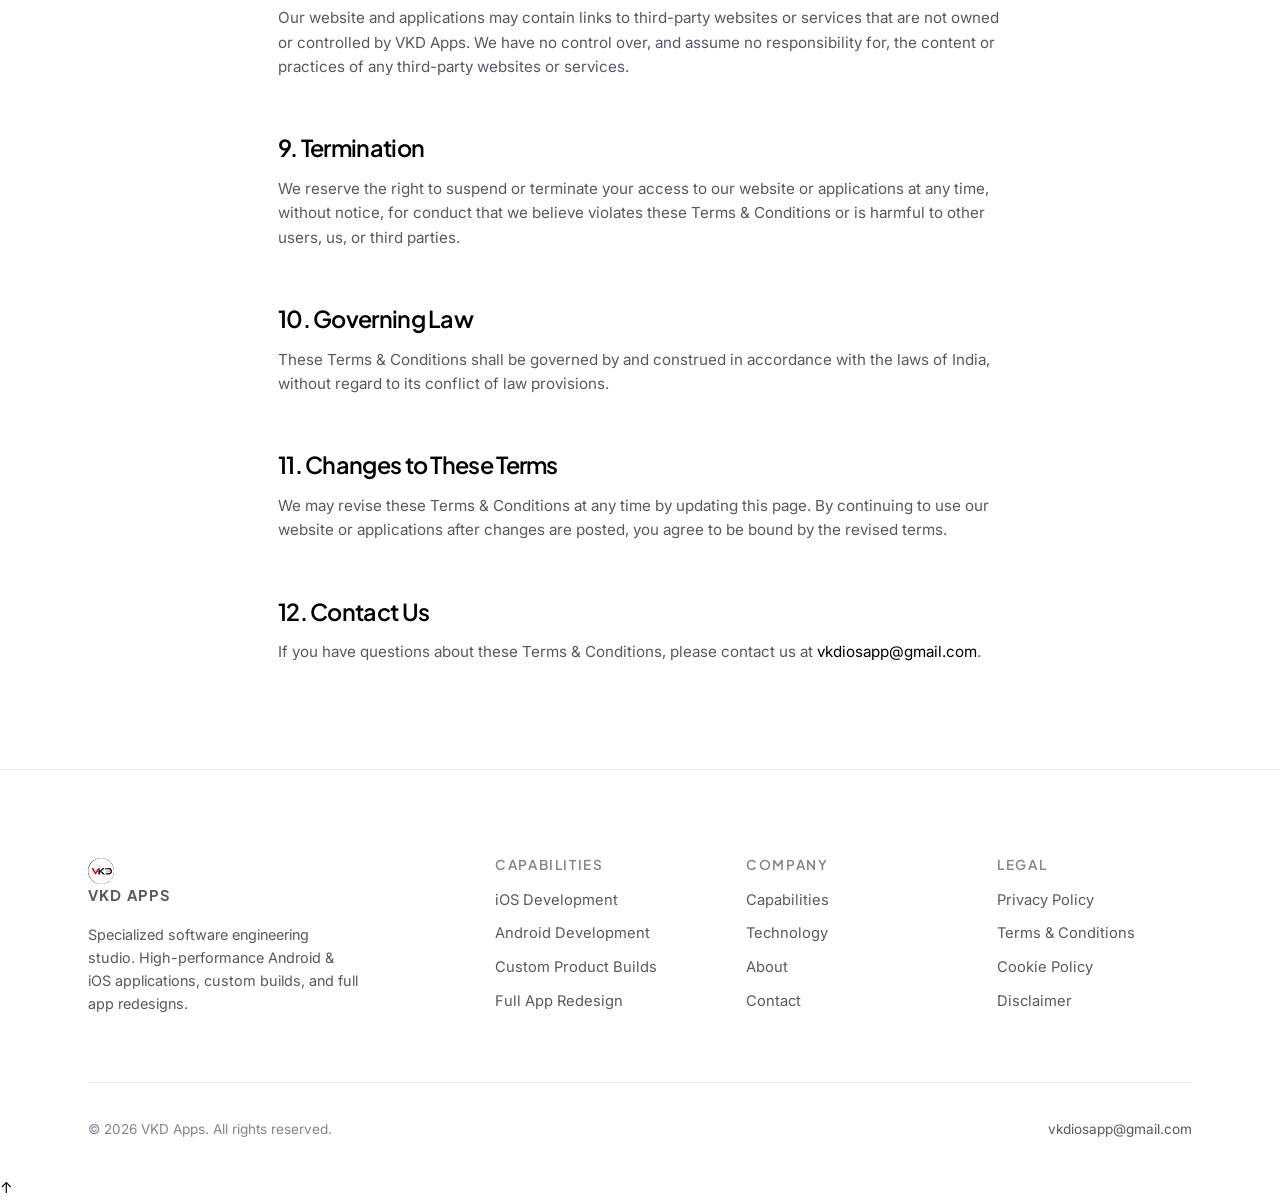
<file: terms-and-conditions.html>
<!doctype html>
<html lang="en">
<head>
<meta charset="UTF-8" />
<meta name="viewport" content="width=device-width, initial-scale=1, viewport-fit=cover" />
<title>Terms &amp; Conditions — VKD Apps</title>
<meta name="description" content="Read the terms and conditions governing your use of the VKD Apps website and applications." />
<link rel="canonical" href="https://vkdapps.com/terms-and-conditions.html" />
<meta name="robots" content="noindex, follow" />
<meta name="theme-color" content="#07080a" />
<link rel="icon" href="assets/icons/favicon.svg" type="image/svg+xml" />
<link rel="apple-touch-icon" href="assets/icons/apple-touch-icon.png" />
<link rel="manifest" href="manifest.json" />
<link rel="preconnect" href="https://fonts.googleapis.com" />
<link rel="preconnect" href="https://fonts.gstatic.com" crossorigin />
<link href="https://fonts.googleapis.com/css2?family=Plus+Jakarta+Sans:wght@400;500;600;700;800&family=Inter:wght@400;500;600&display=swap" rel="stylesheet" />
<script>
  document.documentElement.classList.add("js");
  (function(){
    var t = localStorage.getItem("vkd_theme") || (window.matchMedia("(prefers-color-scheme: light)").matches ? "light" : "dark");
    document.documentElement.setAttribute("data-theme", t);
  })();
</script>
<link rel="stylesheet" href="assets/css/variables.css" />
<link rel="stylesheet" href="assets/css/base.css" />
<link rel="stylesheet" href="assets/css/components.css" />
<link rel="stylesheet" href="assets/css/animations.css" />
<style>
  .legal-content h2 { font-size: var(--fs-h3); margin-top: var(--space-xl); margin-bottom: var(--space-sm); }
  .legal-content h2:first-child { margin-top: 0; }
  .legal-content p, .legal-content li { color: var(--text-secondary); margin-bottom: var(--space-sm); max-width: 75ch; }
  .legal-content ul { padding-left: 1.4rem; list-style: disc; margin-bottom: var(--space-sm); }
  .legal-content strong { color: var(--text-primary); }
</style>
</head>
<body>
<a href="#main" class="skip-link">Skip to content</a>
<div class="noise-layer"></div>
<div class="scroll-progress"></div>

<header class="site-nav">
  <div class="container nav-inner">
    <a href="index.html" class="brand" aria-label="VKD Apps Home">
      <img class="brand-mark" src="assets/icons/logo.png" alt="VKD Apps logo" width="28" height="28" />
      <span>VKD Apps</span>
    </a>
    <nav class="nav-links" aria-label="Main Navigation">
      <a href="index.html">Overview</a>
      <a href="services.html">Capabilities</a>
      <a href="technology.html">Technology</a>
      <a href="about.html">About</a>
      <a href="contact.html">Contact</a>
    </nav>
    <div class="nav-cta">
      <button class="theme-toggle" type="button" aria-label="Toggle theme" title="Toggle theme">
        <svg class="icon-sun" viewBox="0 0 24 24" aria-hidden="true">
          <circle cx="12" cy="12" r="5"></circle>
          <line x1="12" y1="1" x2="12" y2="3"></line>
          <line x1="12" y1="21" x2="12" y2="23"></line>
          <line x1="4.22" y1="4.22" x2="5.64" y2="5.64"></line>
          <line x1="18.36" y1="18.36" x2="19.78" y2="19.78"></line>
          <line x1="1" y1="12" x2="3" y2="12"></line>
          <line x1="21" y1="12" x2="23" y2="12"></line>
          <line x1="4.22" y1="19.78" x2="5.64" y2="18.36"></line>
          <line x1="18.36" y1="5.64" x2="19.78" y2="4.22"></line>
        </svg>
        <svg class="icon-moon" viewBox="0 0 24 24" aria-hidden="true">
          <path d="M21 12.79A9 9 0 1 1 11.21 3 7 7 0 0 0 21 12.79z"></path>
        </svg>
      </button>
      <a href="contact.html" class="btn btn-secondary btn-sm">Start Your Project</a>
      <button class="nav-toggle" aria-label="Toggle navigation menu" aria-expanded="false" aria-controls="mobileMenu">
        <span></span><span></span><span></span>
      </button>
    </div>
  </div>
</header>
<div class="mobile-menu" id="mobileMenu" aria-label="Mobile Navigation">
  <a href="index.html">Overview</a>
  <a href="services.html">Capabilities</a>
  <a href="technology.html">Technology</a>
  <a href="about.html">About</a>
  <a href="contact.html">Contact</a>
  <a href="contact.html" class="btn btn-primary">Start Your Project</a>
</div>

<main id="main">
  <section class="page-hero" style="padding-bottom:var(--space-lg);">
    <div class="container">
      <span class="eyebrow">Legal</span>
      <h1 style="font-size:var(--fs-h1); margin-top:var(--space-md);">Terms &amp; Conditions</h1>
      <p style="color:var(--text-secondary); margin-top:var(--space-sm);">Last updated: January 1, 2026</p>
    </div>
  </section>

  <section class="section-pad" style="padding-top:0;">
    <div class="container legal-content" style="max-width:820px;">

      <h2>1. Acceptance of Terms</h2>
      <p>By accessing or using the VKD Apps website (vkdapps.com) or any of our applications, you agree to be bound by these Terms &amp; Conditions. If you do not agree with these terms, please do not use our website or applications.</p>

      <h2>2. Description of Services</h2>
      <p>VKD Apps provides software development services including Android, iOS, Flutter, web, and AI-powered application development, along with our own consumer applications including PickSpin, BrainBoost, Rent Agreement Maker, and the upcoming FlowCare.</p>

      <h2>3. Use of Our Website and Applications</h2>
      <p>You agree to use our website and applications only for lawful purposes and in a way that does not infringe the rights of, restrict, or inhibit anyone else's use and enjoyment of them. Prohibited behavior includes harassing or causing distress to any person, transmitting obscene or offensive content, or disrupting the normal flow of dialogue.</p>

      <h2>4. Intellectual Property</h2>
      <p>All content on our website and within our applications, including but not limited to text, graphics, logos, icons, and software, is the property of VKD Apps or its licensors and is protected by applicable intellectual property laws. You may not reproduce, distribute, or create derivative works without our express written consent.</p>

      <h2>5. Client Engagements</h2>
      <p>Specific terms for client development engagements, including scope, timelines, payment terms, and deliverables, will be governed by a separate written agreement executed between VKD Apps and the client.</p>

      <h2>6. Disclaimer of Warranties</h2>
      <p>Our website and applications are provided on an "as is" and "as available" basis. VKD Apps makes no warranties, expressed or implied, regarding the operation of our website or applications or the information, content, or materials included on them.</p>

      <h2>7. Limitation of Liability</h2>
      <p>To the fullest extent permitted by law, VKD Apps shall not be liable for any indirect, incidental, special, consequential, or punitive damages arising out of or related to your use of our website or applications.</p>

      <h2>8. Third-Party Links</h2>
      <p>Our website and applications may contain links to third-party websites or services that are not owned or controlled by VKD Apps. We have no control over, and assume no responsibility for, the content or practices of any third-party websites or services.</p>

      <h2>9. Termination</h2>
      <p>We reserve the right to suspend or terminate your access to our website or applications at any time, without notice, for conduct that we believe violates these Terms &amp; Conditions or is harmful to other users, us, or third parties.</p>

      <h2>10. Governing Law</h2>
      <p>These Terms &amp; Conditions shall be governed by and construed in accordance with the laws of India, without regard to its conflict of law provisions.</p>

      <h2>11. Changes to These Terms</h2>
      <p>We may revise these Terms &amp; Conditions at any time by updating this page. By continuing to use our website or applications after changes are posted, you agree to be bound by the revised terms.</p>

      <h2>12. Contact Us</h2>
      <p>If you have questions about these Terms &amp; Conditions, please contact us at <a href="mailto:vkdiosapp@gmail.com" style="color:var(--text-primary);">vkdiosapp@gmail.com</a>.</p>

    </div>
  </section>
</main>

<footer class="site-footer">
  <div class="container">
    <div class="footer-grid">
      <div class="footer-col">
        <a href="index.html" class="brand" style="margin-bottom: var(--space-sm);">
          <img class="brand-mark" src="assets/icons/logo.png" alt="VKD Apps logo" width="28" height="28" />
          <span>VKD Apps</span>
        </a>
        <p style="max-width: 32ch; line-height: 1.6; font-size: 0.9rem;">
          Specialized software engineering studio. High-performance Android &amp; iOS applications, custom builds, and full app redesigns.
        </p>
      </div>

      <div class="footer-col">
        <h4>Capabilities</h4>
        <a href="services.html">iOS Development</a>
        <a href="services.html">Android Development</a>
        <a href="services.html">Custom Product Builds</a>
        <a href="services.html">Full App Redesign</a>
      </div>

      <div class="footer-col">
        <h4>Company</h4>
        <a href="services.html">Capabilities</a>
        <a href="technology.html">Technology</a>
        <a href="about.html">About</a>
        <a href="contact.html">Contact</a>
      </div>

      <div class="footer-col">
        <h4>Legal</h4>
        <a href="privacy-policy.html">Privacy Policy</a>
        <a href="terms-and-conditions.html">Terms &amp; Conditions</a>
        <a href="cookie-policy.html">Cookie Policy</a>
        <a href="disclaimer.html">Disclaimer</a>
      </div>
    </div>

    <div class="footer-bottom">
      <span>&copy; <span data-year>2026</span> VKD Apps. All rights reserved.</span>
      <div class="footer-social">
        <a href="mailto:vkdiosapp@gmail.com">vkdiosapp@gmail.com</a>
      </div>
    </div>
  </div>
</footer>
<button class="back-to-top" aria-label="Back to top">↑</button>
<script src="assets/js/main.js"></script>
</body>
</html>
</file>
<file: assets/css/variables.css>
/* ============================================================
   VKD Apps — Design Tokens (Dual Theme: Dark & Light)
   Pure Precision, Titanium Monochrome, Fully Responsive
   ============================================================ */

:root {
  /* Surfaces — Dark Theme Default (Tesla / Paradam Aesthetic) */
  --bg-primary: #000000;
  --bg-secondary: #08080a;
  --bg-tertiary: #111215;
  --bg-card: rgba(18, 18, 22, 0.7);
  --bg-card-hover: rgba(28, 28, 34, 0.9);
  --bg-glass: rgba(0, 0, 0, 0.75);
  --bg-pill-dark: rgba(34, 37, 42, 0.85);
  --bg-pill-light: #ffffff;
  
  /* Borders */
  --border-subtle: rgba(255, 255, 255, 0.08);
  --border-medium: rgba(255, 255, 255, 0.18);
  --border-strong: rgba(255, 255, 255, 0.4);

  /* Typography Colors */
  --text-primary: #ffffff;
  --text-secondary: #8e8e93;
  --text-tertiary: #52535a;
  --text-inverse: #000000;

  /* Button Tokens */
  --btn-primary-bg: #ffffff;
  --btn-primary-text: #000000;
  --btn-primary-hover: #e5e5ea;
  --btn-secondary-bg: rgba(34, 37, 43, 0.85);
  --btn-secondary-text: #ffffff;
  --btn-secondary-border: rgba(255, 255, 255, 0.14);
  --btn-secondary-hover: rgba(50, 54, 62, 0.95);

  /* Console & Card Surfaces */
  --surface-console: #08080a;
  --surface-sub: #111215;
  --surface-input: #0a0a0d;
  --noise-opacity: 0.04;
  --noise-blend: normal;

  /* Typography Scale */
  --font-display: "Plus Jakarta Sans", -apple-system, BlinkMacSystemFont, "Segoe UI", sans-serif;
  --font-body: "Inter", -apple-system, BlinkMacSystemFont, "Segoe UI", sans-serif;
  --font-mono: "Inconsolata", "SF Mono", ui-monospace, Menlo, Monaco, Consolas, monospace;

  --fs-hero: clamp(2.4rem, 4.6vw + 0.8rem, 4.6rem);
  --fs-h1: clamp(2.1rem, 3.4vw + 0.7rem, 3.6rem);
  --fs-h2: clamp(1.65rem, 2.3vw + 0.5rem, 2.5rem);
  --fs-h3: clamp(1.15rem, 1.2vw + 0.5rem, 1.5rem);
  --fs-lead: clamp(0.98rem, 0.45vw + 0.92rem, 1.22rem);
  --fs-body: 0.95rem;
  --fs-small: 0.85rem;
  --fs-micro: 0.75rem;

  /* Spacing Scale */
  --space-3xs: 0.25rem;
  --space-2xs: 0.5rem;
  --space-xs: 0.75rem;
  --space-sm: 1rem;
  --space-md: 1.5rem;
  --space-lg: 2.25rem;
  --space-xl: 3.5rem;
  --space-2xl: 5.5rem;
  --space-3xl: 8rem;

  /* Border Radii */
  --radius-xs: 4px;
  --radius-sm: 8px;
  --radius-md: 12px;
  --radius-lg: 18px;
  --radius-pill: 9999px;

  /* Shadows */
  --shadow-sm: 0 2px 10px rgba(0, 0, 0, 0.6);
  --shadow-md: 0 12px 36px rgba(0, 0, 0, 0.8);
  --shadow-lg: 0 24px 60px rgba(0, 0, 0, 0.95);

  --ease-out: cubic-bezier(0.16, 1, 0.3, 1);
  --dur-fast: 0.2s;
  --dur-med: 0.35s;

  --nav-h: 68px;
}

/* ============================================================
   LIGHT FORMAT THEME OVERRIDES (Clean Executive Aesthetic)
   ============================================================ */
[data-theme="light"] {
  /* Surfaces */
  --bg-primary: #ffffff;
  --bg-secondary: #f6f7f9;
  --bg-tertiary: #ebebef;
  --bg-card: #ffffff;
  --bg-card-hover: #f9f9fb;
  --bg-glass: rgba(255, 255, 255, 0.82);
  --bg-pill-dark: #000000;
  --bg-pill-light: #f0f0f3;
  
  /* Borders */
  --border-subtle: rgba(0, 0, 0, 0.08);
  --border-medium: rgba(0, 0, 0, 0.16);
  --border-strong: rgba(0, 0, 0, 0.35);

  /* Typography Colors */
  --text-primary: #000000;
  --text-secondary: #585862;
  --text-tertiary: #848490;
  --text-inverse: #ffffff;

  /* Button Tokens */
  --btn-primary-bg: #000000;
  --btn-primary-text: #ffffff;
  --btn-primary-hover: #222225;
  --btn-secondary-bg: #f2f2f5;
  --btn-secondary-text: #000000;
  --btn-secondary-border: rgba(0, 0, 0, 0.14);
  --btn-secondary-hover: #e6e6eb;

  /* Console & Card Surfaces */
  --surface-console: #ffffff;
  --surface-sub: #f3f3f6;
  --surface-input: #ffffff;
  --noise-opacity: 0.02;
  --noise-blend: multiply;

  /* Shadows */
  --shadow-sm: 0 2px 10px rgba(0, 0, 0, 0.05);
  --shadow-md: 0 12px 32px rgba(0, 0, 0, 0.08);
  --shadow-lg: 0 20px 50px rgba(0, 0, 0, 0.12);
}
</file>
<file: assets/css/base.css>
/* ============================================================
   VKD Apps — Minimal Base Styles (Tesla Aesthetic)
   ============================================================ */
*, *::before, *::after {
  box-sizing: border-box;
  margin: 0;
  padding: 0;
}

html {
  scroll-behavior: smooth;
  -webkit-text-size-adjust: 100%;
  color-scheme: dark light;
}

html, body {
  background-color: var(--bg-primary);
  color: var(--text-primary);
  transition: background-color 0.2s ease, color 0.2s ease;
}

body {
  font-family: var(--font-body);
  line-height: 1.6;
  font-size: var(--fs-body);
  overflow-x: hidden;
  min-height: 100vh;
  -webkit-font-smoothing: antialiased;
  -moz-osx-font-smoothing: grayscale;
}

img, svg, video, canvas {
  display: block;
  max-width: 100%;
}

img {
  height: auto;
}

a {
  color: inherit;
  text-decoration: none;
}

button, input, textarea, select {
  font: inherit;
  color: inherit;
}

button {
  cursor: pointer;
  background: none;
  border: none;
}

ul, ol {
  list-style: none;
}

h1, h2, h3, h4, h5, h6 {
  font-family: var(--font-display);
  font-weight: 600;
  letter-spacing: -0.03em;
  line-height: 1.1;
  text-wrap: balance;
  color: var(--text-primary);
}

p {
  text-wrap: pretty;
}

::selection {
  background: rgba(255, 255, 255, 0.25);
  color: #ffffff;
}

:focus-visible {
  outline: 2px solid #ffffff;
  outline-offset: 3px;
}

.container {
  max-width: 1200px;
  margin-inline: auto;
  padding-inline: clamp(1.25rem, 5vw, 3rem);
}

section {
  position: relative;
}

.section-pad {
  padding-block: var(--space-2xl);
}

@media (max-width: 768px) {
  .section-pad {
    padding-block: var(--space-xl);
  }
}

.sr-only {
  position: absolute;
  width: 1px;
  height: 1px;
  padding: 0;
  margin: -1px;
  overflow: hidden;
  clip: rect(0, 0, 0, 0);
  white-space: nowrap;
  border: 0;
}

.skip-link {
  position: absolute;
  top: -100px;
  left: 1rem;
  background: #ffffff;
  color: #000000;
  padding: 0.75rem 1.25rem;
  font-weight: 600;
  border-radius: var(--radius-sm);
  z-index: 9999;
  transition: top 0.2s ease-out;
}

.skip-link:focus {
  top: 1rem;
}
</file>
<file: assets/css/components.css>
/* ============================================================
   VKD Apps — High-Performance Component System
   Dual Theme (Dark & Light), Fixed Navigation, 100% Responsive
   ============================================================ */

/* ---------- 1. Typography & Eyebrow Badges ---------- */
.eyebrow {
  display: inline-block;
  font-family: var(--font-mono);
  font-size: var(--fs-micro);
  font-weight: 600;
  letter-spacing: 0.16em;
  text-transform: uppercase;
  color: var(--text-secondary);
  margin-bottom: var(--space-xs);
}

.section-head {
  max-width: 760px;
  margin-bottom: var(--space-xl);
}

.section-head.center {
  margin-inline: auto;
  text-align: center;
}

.section-head h2 {
  font-size: var(--fs-h2);
  margin-top: var(--space-xs);
  letter-spacing: -0.03em;
  font-weight: 700;
  color: var(--text-primary);
}

.section-head p {
  color: var(--text-secondary);
  font-size: var(--fs-lead);
  margin-top: var(--space-sm);
  line-height: 1.6;
}

/* ---------- 2. Fixed Studio Navigation (Unified Top Row) ---------- */
.site-nav {
  position: fixed;
  top: 0;
  left: 0;
  right: 0;
  z-index: 1000;
  height: var(--nav-h);
  background: var(--bg-glass);
  backdrop-filter: blur(20px);
  -webkit-backdrop-filter: blur(20px);
  border-bottom: 1px solid var(--border-subtle);
  display: flex;
  align-items: center;
  transition: background var(--dur-fast), border-color var(--dur-fast);
}

.nav-inner {
  display: flex;
  align-items: center;
  justify-content: space-between;
  width: 100%;
}

.brand {
  display: flex;
  align-items: center;
  gap: 0.65rem;
  font-family: var(--font-display);
  font-weight: 700;
  font-size: 1.05rem;
  letter-spacing: 0.08em;
  text-transform: uppercase;
  color: var(--text-primary);
  text-decoration: none;
}

.brand-mark {
  width: 26px;
  height: 26px;
  border-radius: 50%;
  object-fit: contain;
}

.nav-links {
  display: flex;
  align-items: center;
  gap: 1.8rem;
}

.nav-links a {
  font-family: var(--font-display);
  font-weight: 500;
  font-size: 0.88rem;
  letter-spacing: 0.02em;
  color: var(--text-secondary);
  transition: color var(--dur-fast);
  padding: 0.35rem 0.2rem;
  position: relative;
}

.nav-links a:hover,
.nav-links a[aria-current="page"] {
  color: var(--text-primary);
}

.nav-links a[aria-current="page"]::after {
  content: "";
  position: absolute;
  bottom: -4px;
  left: 0;
  right: 0;
  height: 2px;
  background: var(--text-primary);
  border-radius: var(--radius-pill);
}

.nav-cta {
  display: flex;
  align-items: center;
  gap: 0.85rem;
}

/* Theme Toggle Button */
.theme-toggle {
  display: inline-flex;
  align-items: center;
  justify-content: center;
  width: 38px;
  height: 38px;
  border-radius: var(--radius-pill);
  background: var(--bg-secondary);
  border: 1px solid var(--border-subtle);
  color: var(--text-primary);
  cursor: pointer;
  transition: all var(--dur-fast);
}

.theme-toggle:hover {
  background: var(--bg-tertiary);
  border-color: var(--border-medium);
  transform: translateY(-1px);
}

.theme-toggle svg {
  width: 18px;
  height: 18px;
  stroke: currentColor;
  stroke-width: 2;
  fill: none;
  stroke-linecap: round;
  stroke-linejoin: round;
}

.theme-toggle .icon-sun {
  display: none;
}

.theme-toggle .icon-moon {
  display: block;
}

[data-theme="light"] .theme-toggle .icon-sun {
  display: block;
}

[data-theme="light"] .theme-toggle .icon-moon {
  display: none;
}

/* Hamburger Toggle Button */
.nav-toggle {
  display: none;
  flex-direction: column;
  justify-content: center;
  gap: 5px;
  width: 40px;
  height: 40px;
  padding: 8px;
  border-radius: var(--radius-sm);
  border: 1px solid var(--border-subtle);
  background: var(--bg-secondary);
  cursor: pointer;
}

.nav-toggle span {
  display: block;
  width: 100%;
  height: 1.5px;
  background: var(--text-primary);
  transition: transform var(--dur-fast), opacity var(--dur-fast);
}

.nav-toggle.open span:nth-child(1) {
  transform: translateY(6.5px) rotate(45deg);
}
.nav-toggle.open span:nth-child(2) {
  opacity: 0;
}
.nav-toggle.open span:nth-child(3) {
  transform: translateY(-6.5px) rotate(-45deg);
}

/* Mobile Navigation Drawer */
.mobile-menu {
  position: fixed;
  inset: var(--nav-h) 0 0 0;
  background: var(--bg-primary);
  z-index: 999;
  display: flex;
  flex-direction: column;
  padding: var(--space-xl) var(--space-lg);
  gap: var(--space-md);
  transform: translateY(-100%);
  opacity: 0;
  pointer-events: none;
  transition: all var(--dur-med) var(--ease-out);
  overflow-y: auto;
}

.mobile-menu.open {
  transform: translateY(0);
  opacity: 1;
  pointer-events: auto;
}

.mobile-menu a {
  font-size: 1.35rem;
  font-family: var(--font-display);
  font-weight: 600;
  color: var(--text-primary);
  padding-block: 0.65rem;
  border-bottom: 1px solid var(--border-subtle);
}

@media (max-width: 960px) {
  .nav-links {
    display: none;
  }
  .nav-toggle {
    display: flex;
  }
}

/* ---------- 3. Buttons ---------- */
.btn {
  display: inline-flex;
  align-items: center;
  justify-content: center;
  min-height: 44px;
  padding: 0.75rem 2.2rem;
  border-radius: var(--radius-pill);
  font-family: var(--font-display);
  font-weight: 600;
  font-size: 0.88rem;
  letter-spacing: 0.03em;
  white-space: nowrap;
  transition: all var(--dur-fast) var(--ease-out);
  text-decoration: none;
  cursor: pointer;
  border: 1px solid transparent;
}

.btn-primary {
  background: var(--btn-primary-bg);
  color: var(--btn-primary-text);
}

.btn-primary:hover {
  background: var(--btn-primary-hover);
  transform: translateY(-1px);
}

.btn-secondary {
  background: var(--btn-secondary-bg);
  color: var(--btn-secondary-text);
  border: 1px solid var(--btn-secondary-border);
}

.btn-secondary:hover {
  background: var(--btn-secondary-hover);
  transform: translateY(-1px);
}

.btn-sm {
  min-height: 36px;
  padding: 0.45rem 1.35rem;
  font-size: 0.82rem;
}

.btn-block {
  width: 100%;
}

/* ---------- 4. Viewport Section Layout ---------- */
.tesla-viewport-section {
  position: relative;
  min-height: 94vh;
  display: flex;
  flex-direction: column;
  justify-content: space-between;
  align-items: center;
  text-align: center;
  padding-top: calc(var(--nav-h) + var(--space-lg));
  padding-bottom: var(--space-xl);
  padding-inline: 1.5rem;
  border-bottom: 1px solid var(--border-subtle);
  background: var(--bg-primary);
}

.tesla-top {
  max-width: 860px;
  width: 100%;
}

.tesla-top h1, .tesla-top h2 {
  font-size: var(--fs-hero);
  font-weight: 700;
  letter-spacing: -0.04em;
  line-height: 1.05;
  color: var(--text-primary);
}

.tesla-top p.lead {
  color: var(--text-secondary);
  font-size: var(--fs-lead);
  margin-top: var(--space-sm);
  line-height: 1.55;
  max-width: 640px;
  margin-inline: auto;
}

.tesla-center {
  width: 100%;
  max-width: 940px;
  margin-block: var(--space-lg);
  display: flex;
  justify-content: center;
}

.tesla-bottom {
  width: 100%;
  max-width: 860px;
  display: flex;
  flex-direction: column;
  align-items: center;
}

.tesla-actions {
  display: flex;
  gap: 1.25rem;
  flex-wrap: wrap;
  justify-content: center;
  margin-bottom: var(--space-lg);
}

.tesla-specs {
  display: flex;
  gap: clamp(1.2rem, 3.5vw, 3rem);
  flex-wrap: wrap;
  justify-content: center;
  padding-top: var(--space-md);
  border-top: 1px solid var(--border-subtle);
  width: 100%;
}

.spec-item {
  display: flex;
  flex-direction: column;
  align-items: center;
  gap: 0.2rem;
}

.spec-item .spec-value {
  font-family: var(--font-display);
  font-size: 1.35rem;
  font-weight: 700;
  color: var(--text-primary);
  letter-spacing: -0.02em;
}

.spec-item .spec-label {
  font-size: 0.72rem;
  text-transform: uppercase;
  letter-spacing: 0.14em;
  color: var(--text-secondary);
}

@media (max-width: 960px) {
  .tesla-viewport-section {
    min-height: auto;
    padding-top: calc(var(--nav-h) + var(--space-md));
    padding-bottom: var(--space-2xl);
    justify-content: flex-start;
    gap: var(--space-lg);
  }
}

/* ---------- 5. Film Noise Overlay ---------- */
.film-noise {
  position: fixed;
  inset: 0;
  width: 100vw;
  height: 100vh;
  pointer-events: none;
  z-index: 9998;
  opacity: var(--noise-opacity);
  mix-blend-mode: var(--noise-blend);
}

/* ---------- 6. Rotating Stamp Badge ---------- */
.rotating-stamp {
  position: absolute;
  top: calc(var(--nav-h) + 1.2rem);
  right: 1.5rem;
  width: 105px;
  height: 105px;
  z-index: 20;
  pointer-events: auto;
  cursor: pointer;
  display: flex;
  align-items: center;
  justify-content: center;
}

@media (max-width: 860px) {
  .rotating-stamp {
    display: none;
  }
}

.rotating-stamp svg {
  width: 100%;
  height: 100%;
}

.rotating-stamp .stamp-center {
  position: absolute;
  font-family: var(--font-display);
  font-size: 0.72rem;
  font-weight: 800;
  letter-spacing: 0.1em;
  color: var(--text-primary);
}

.rotating-stamp text {
  font-family: var(--font-mono);
  font-size: 10.5px;
  letter-spacing: 2.4px;
  text-transform: uppercase;
  fill: var(--text-secondary);
}

/* ---------- 7. Infinite Marquee Ticker ---------- */
.marquee-strip {
  width: 100%;
  overflow: hidden;
  background: var(--bg-primary);
  border-block: 1px solid var(--border-subtle);
  padding-block: 0.85rem;
  user-select: none;
  position: relative;
  z-index: 10;
}

.marquee-item {
  display: inline-flex;
  align-items: center;
  gap: 1.8rem;
  padding-right: 1.8rem;
  font-family: var(--font-mono);
  font-size: 0.82rem;
  text-transform: uppercase;
  letter-spacing: 0.12em;
  color: var(--text-secondary);
  white-space: nowrap;
}

.marquee-item .dot {
  width: 5px;
  height: 5px;
  border-radius: 50%;
  background: var(--text-primary);
}

.marquee-item strong {
  color: var(--text-primary);
  font-weight: 600;
}

/* ---------- 8. Interactive Native Mobile Device Frame ---------- */
.device-sandbox {
  width: 100%;
  max-width: 860px;
  background: var(--surface-console);
  border: 1px solid var(--border-medium);
  border-radius: var(--radius-lg);
  box-shadow: var(--shadow-lg);
  padding: var(--space-lg);
  display: flex;
  flex-direction: column;
  gap: var(--space-md);
  text-align: left;
}

.sandbox-controls {
  display: flex;
  align-items: center;
  justify-content: space-between;
  flex-wrap: wrap;
  gap: 1rem;
  padding-bottom: var(--space-sm);
  border-bottom: 1px solid var(--border-subtle);
}

.platform-pills {
  display: flex;
  background: var(--bg-secondary);
  padding: 3px;
  border-radius: var(--radius-pill);
  border: 1px solid var(--border-subtle);
}

.platform-pill {
  padding: 0.4rem 1.1rem;
  border-radius: var(--radius-pill);
  font-family: var(--font-display);
  font-size: 0.8rem;
  font-weight: 600;
  color: var(--text-secondary);
  cursor: pointer;
  transition: all var(--dur-fast);
}

.platform-pill.active {
  background: var(--btn-primary-bg);
  color: var(--btn-primary-text);
}

.telemetry-chip {
  display: inline-flex;
  align-items: center;
  gap: 0.5rem;
  font-family: var(--font-mono);
  font-size: 0.78rem;
  color: var(--text-secondary);
  background: var(--bg-secondary);
  padding: 0.35rem 0.8rem;
  border-radius: var(--radius-pill);
  border: 1px solid var(--border-subtle);
}

.sandbox-body {
  display: grid;
  grid-template-columns: 300px 1fr;
  gap: var(--space-lg);
  align-items: center;
}

@media (max-width: 820px) {
  .sandbox-body {
    grid-template-columns: 1fr;
    justify-items: center;
  }
}

.phone-frame {
  width: 100%;
  max-width: 280px;
  margin-inline: auto;
  aspect-ratio: 9 / 18.5;
  background: #000000;
  border: 4px solid #282830;
  border-radius: 36px;
  box-shadow: 0 16px 40px rgba(0, 0, 0, 0.4), inset 0 0 0 1px rgba(255, 255, 255, 0.1);
  padding: 12px;
  display: flex;
  flex-direction: column;
  position: relative;
  overflow: hidden;
}

.phone-notch {
  width: 80px;
  height: 18px;
  background: #111215;
  border-radius: var(--radius-pill);
  margin-inline: auto;
  margin-bottom: 12px;
  display: flex;
  align-items: center;
  justify-content: center;
  gap: 6px;
}

.phone-screen {
  flex: 1;
  background: #0c0d10;
  border-radius: 24px;
  padding: 14px;
  display: flex;
  flex-direction: column;
  justify-content: space-between;
  border: 1px solid rgba(255, 255, 255, 0.08);
  position: relative;
  color: #ffffff;
}

.screen-app-bar {
  display: flex;
  justify-content: space-between;
  align-items: center;
  font-family: var(--font-display);
  font-size: 0.75rem;
  font-weight: 700;
  color: #ffffff;
}

.screen-card {
  background: rgba(255, 255, 255, 0.05);
  border: 1px solid rgba(255, 255, 255, 0.1);
  border-radius: 12px;
  padding: 10px;
  margin-block: 8px;
}

.screen-chart-bars {
  display: flex;
  align-items: flex-end;
  gap: 5px;
  height: 44px;
  margin-top: 8px;
}

.chart-bar {
  flex: 1;
  background: rgba(255, 255, 255, 0.25);
  border-radius: 3px;
  transition: height 0.4s var(--ease-out), background 0.4s;
}

.chart-bar:hover, .chart-bar.active {
  background: #ffffff;
}

.screen-interactive-btn {
  background: #ffffff;
  color: #000000;
  border-radius: var(--radius-pill);
  padding: 8px 12px;
  font-family: var(--font-display);
  font-size: 0.72rem;
  font-weight: 700;
  text-align: center;
  cursor: pointer;
  transition: transform var(--dur-fast);
}

.screen-interactive-btn:active {
  transform: scale(0.96);
}

.sandbox-specs {
  display: flex;
  flex-direction: column;
  gap: var(--space-md);
  width: 100%;
}

.spec-row {
  display: flex;
  flex-direction: column;
  gap: 0.3rem;
  padding-bottom: 0.75rem;
  border-bottom: 1px solid var(--border-subtle);
}

.spec-row .spec-name {
  font-family: var(--font-mono);
  font-size: 0.75rem;
  color: var(--text-secondary);
  text-transform: uppercase;
  letter-spacing: 0.1em;
}

.spec-row .spec-detail {
  font-family: var(--font-display);
  font-size: 1.05rem;
  font-weight: 600;
  color: var(--text-primary);
}

/* ---------- 9. Interactive Local LLM Terminal ---------- */
.neural-terminal {
  width: 100%;
  max-width: 900px;
  background: var(--surface-console);
  border: 1px solid var(--border-medium);
  border-radius: var(--radius-lg);
  box-shadow: var(--shadow-lg);
  overflow: hidden;
  text-align: left;
}

.terminal-header {
  background: var(--surface-sub);
  padding: 0.75rem 1.25rem;
  display: flex;
  align-items: center;
  justify-content: space-between;
  border-bottom: 1px solid var(--border-subtle);
}

.terminal-dots {
  display: flex;
  gap: 6px;
}

.terminal-dots span {
  width: 9px;
  height: 9px;
  border-radius: 50%;
  background: var(--border-strong);
}

.terminal-title {
  font-family: var(--font-mono);
  font-size: 0.76rem;
  color: var(--text-secondary);
  letter-spacing: 0.08em;
}

.terminal-prompts {
  display: flex;
  gap: 0.5rem;
  flex-wrap: wrap;
  padding: 0.85rem 1.25rem;
  background: var(--bg-secondary);
  border-bottom: 1px solid var(--border-subtle);
}

.terminal-prompt-btn {
  font-family: var(--font-mono);
  font-size: 0.74rem;
  color: var(--text-secondary);
  background: var(--bg-primary);
  border: 1px solid var(--border-subtle);
  border-radius: var(--radius-pill);
  padding: 0.35rem 0.8rem;
  cursor: pointer;
  transition: all var(--dur-fast);
}

.terminal-prompt-btn:hover, .terminal-prompt-btn.active {
  background: var(--btn-primary-bg);
  color: var(--btn-primary-text);
  border-color: var(--btn-primary-bg);
}

.terminal-body {
  padding: 1.25rem;
  font-family: var(--font-mono);
  font-size: 0.85rem;
  color: var(--text-primary);
  line-height: 1.6;
  min-height: 140px;
  background: var(--surface-console);
}

.terminal-meta-bar {
  display: flex;
  align-items: center;
  justify-content: space-between;
  flex-wrap: wrap;
  gap: 1rem;
  padding: 0.75rem 1.25rem;
  background: var(--surface-sub);
  border-top: 1px solid var(--border-subtle);
  font-family: var(--font-mono);
  font-size: 0.74rem;
  color: var(--text-secondary);
}

.meta-metric {
  color: var(--text-primary);
  font-weight: 600;
}

/* ---------- 10. Interactive Billing Pipeline (No Revenue, Pure Audit Metrics) ---------- */
.billing-pipeline {
  width: 100%;
  max-width: 900px;
  background: var(--surface-console);
  border: 1px solid var(--border-medium);
  border-radius: var(--radius-lg);
  padding: var(--space-lg);
  box-shadow: var(--shadow-lg);
  text-align: left;
}

.pipeline-diagram {
  position: relative;
  display: grid;
  grid-template-columns: repeat(4, 1fr);
  gap: var(--space-sm);
  margin-block: var(--space-md);
}

@media (max-width: 768px) {
  .pipeline-diagram {
    grid-template-columns: 1fr;
  }
}

.pipeline-node {
  background: var(--surface-sub);
  border: 1px solid var(--border-subtle);
  border-radius: var(--radius-md);
  padding: 1rem;
  position: relative;
  transition: border-color var(--dur-fast), background var(--dur-fast);
}

.pipeline-node.active, .pipeline-node:hover {
  border-color: var(--text-primary);
  background: var(--bg-tertiary);
}

.node-label {
  font-family: var(--font-mono);
  font-size: 0.7rem;
  color: var(--text-secondary);
  text-transform: uppercase;
  letter-spacing: 0.1em;
}

.node-title {
  font-family: var(--font-display);
  font-size: 0.95rem;
  font-weight: 600;
  color: var(--text-primary);
  margin-top: 0.25rem;
}

.node-metric {
  font-family: var(--font-mono);
  font-size: 0.8rem;
  color: var(--text-secondary);
  margin-top: 0.4rem;
}

.pipeline-track {
  position: absolute;
  top: 50%;
  left: 0;
  right: 0;
  height: 2px;
  background: var(--border-medium);
  z-index: 1;
  pointer-events: none;
}

@media (max-width: 768px) {
  .pipeline-track {
    display: none;
  }
}

.pipeline-actions-row {
  display: flex;
  align-items: center;
  justify-content: space-between;
  flex-wrap: wrap;
  gap: 1rem;
  padding-top: var(--space-md);
  border-top: 1px solid var(--border-subtle);
}

.pipeline-ticker {
  font-family: var(--font-mono);
  font-size: 1.25rem;
  font-weight: 700;
  color: var(--text-primary);
}

/* ---------- 11. Interactive Before / After Split Slider ---------- */
.split-compare {
  width: 100%;
  max-width: 860px;
  position: relative;
  border-radius: var(--radius-lg);
  border: 1px solid var(--border-medium);
  box-shadow: var(--shadow-lg);
  overflow: hidden;
  background: var(--surface-console);
}

.compare-container {
  position: relative;
  width: 100%;
  min-height: 260px;
  user-select: none;
}

@media (max-width: 640px) {
  .compare-container {
    min-height: 320px;
  }
}

.compare-panel {
  position: absolute;
  inset: 0;
  padding: var(--space-lg);
  display: flex;
  flex-direction: column;
  justify-content: center;
  text-align: left;
}

.compare-panel.legacy {
  background: var(--bg-tertiary);
  color: var(--text-secondary);
}

.compare-panel.modern {
  background: var(--bg-primary);
  color: var(--text-primary);
}

.compare-tag {
  font-family: var(--font-mono);
  font-size: 0.72rem;
  letter-spacing: 0.12em;
  text-transform: uppercase;
  margin-bottom: 0.4rem;
}

.compare-title {
  font-family: var(--font-display);
  font-size: 1.35rem;
  font-weight: 700;
}

.compare-metrics-row {
  display: flex;
  gap: 2rem;
  margin-top: var(--space-md);
  flex-wrap: wrap;
}

.compare-metric-col {
  display: flex;
  flex-direction: column;
  gap: 0.2rem;
}

.compare-metric-col .num {
  font-family: var(--font-mono);
  font-size: 1.25rem;
  font-weight: 700;
}

.compare-metric-col .lbl {
  font-size: 0.72rem;
  text-transform: uppercase;
  letter-spacing: 0.08em;
  opacity: 0.7;
}

.compare-handle {
  position: absolute;
  top: 0;
  bottom: 0;
  width: 3px;
  background: var(--text-primary);
  z-index: 10;
  cursor: ew-resize;
}

.compare-handle-knob {
  position: absolute;
  top: 50%;
  left: 50%;
  transform: translate(-50%, -50%);
  width: 38px;
  height: 38px;
  border-radius: 50%;
  background: var(--btn-primary-bg);
  color: var(--btn-primary-text);
  display: grid;
  place-items: center;
  box-shadow: var(--shadow-md);
  font-size: 12px;
  font-weight: 800;
}

/* ---------- 12. Interactive Architecture Stack Selector ---------- */
.blueprint-matrix {
  width: 100%;
  max-width: 900px;
  background: var(--surface-console);
  border: 1px solid var(--border-medium);
  border-radius: var(--radius-lg);
  padding: var(--space-lg);
  box-shadow: var(--shadow-lg);
  text-align: left;
}

.matrix-chips {
  display: flex;
  gap: 0.5rem;
  flex-wrap: wrap;
  margin-bottom: var(--space-md);
}

.matrix-chip {
  font-family: var(--font-mono);
  font-size: 0.75rem;
  color: var(--text-secondary);
  background: var(--bg-secondary);
  border: 1px solid var(--border-subtle);
  border-radius: var(--radius-pill);
  padding: 0.4rem 0.95rem;
  cursor: pointer;
  transition: all var(--dur-fast);
}

.matrix-chip.active, .matrix-chip:hover {
  background: var(--btn-primary-bg);
  color: var(--btn-primary-text);
  border-color: var(--btn-primary-bg);
}

.matrix-stack {
  display: flex;
  flex-direction: column;
  gap: 0.5rem;
}

.stack-layer {
  background: var(--surface-sub);
  border: 1px solid var(--border-subtle);
  border-radius: var(--radius-sm);
  padding: 0.85rem 1.25rem;
  display: flex;
  justify-content: space-between;
  align-items: center;
  transition: all var(--dur-fast);
}

.stack-layer.highlight {
  border-color: var(--text-primary);
  background: var(--bg-tertiary);
  transform: translateX(4px);
}

.layer-name {
  font-family: var(--font-display);
  font-size: 0.88rem;
  font-weight: 600;
  color: var(--text-primary);
}

.layer-spec {
  font-family: var(--font-mono);
  font-size: 0.75rem;
  color: var(--text-secondary);
}

/* ---------- 13. Cards & Contact Layout ---------- */
.card {
  background: var(--bg-card);
  border: 1px solid var(--border-subtle);
  border-radius: var(--radius-lg);
  padding: var(--space-xl) var(--space-lg);
  transition: border-color var(--dur-fast), background var(--dur-fast);
  box-shadow: var(--shadow-sm);
}

.card:hover {
  background: var(--bg-card-hover);
  border-color: var(--border-medium);
}

.card-icon {
  width: 42px;
  height: 42px;
  border-radius: var(--radius-sm);
  background: var(--bg-secondary);
  border: 1px solid var(--border-subtle);
  display: grid;
  place-items: center;
  color: var(--text-primary);
  margin-bottom: var(--space-md);
}

.card-icon svg {
  width: 22px;
  height: 22px;
}

.grid {
  display: grid;
  gap: var(--space-md);
}

.grid-2 {
  grid-template-columns: repeat(2, minmax(0, 1fr));
}

.grid-3 {
  grid-template-columns: repeat(3, minmax(0, 1fr));
}

@media (max-width: 900px) {
  .grid-3 {
    grid-template-columns: repeat(2, minmax(0, 1fr));
  }
}

@media (max-width: 640px) {
  .grid-2, .grid-3 {
    grid-template-columns: minmax(0, 1fr);
  }
}

/* Contact Page Specific Layout */
.contact-page-layout {
  display: grid;
  grid-template-columns: 1fr 1.35fr;
  gap: var(--space-xl);
  align-items: start;
  width: 100%;
}

.contact-page-layout > * {
  min-width: 0;
}

@media (max-width: 960px) {
  .contact-page-layout {
    grid-template-columns: 1fr;
    gap: var(--space-xl);
  }
}

.contact-sidebar {
  display: flex;
  flex-direction: column;
  gap: var(--space-md);
  min-width: 0;
}

.contact-email-card {
  background: var(--surface-console);
  border: 1px solid var(--border-medium);
  border-radius: var(--radius-lg);
  padding: var(--space-lg);
  display: flex;
  flex-direction: column;
  gap: var(--space-xs);
  box-shadow: var(--shadow-sm);
  transition: border-color var(--dur-fast);
}

.contact-email-card:hover {
  border-color: var(--text-primary);
}

.contact-email-card .email-eyebrow {
  font-family: var(--font-mono);
  font-size: 0.72rem;
  color: var(--text-secondary);
  text-transform: uppercase;
  letter-spacing: 0.12em;
}

.contact-email-card .email-address {
  font-family: var(--font-display);
  font-size: 1.35rem;
  font-weight: 700;
  color: var(--text-primary);
  word-break: break-all;
  margin-top: 0.2rem;
  text-decoration: underline;
  text-underline-offset: 4px;
}

.contact-email-card .email-desc {
  font-size: 0.85rem;
  color: var(--text-secondary);
  line-height: 1.5;
  margin-top: 0.4rem;
}

.contact-spec-box {
  background: var(--bg-card);
  border: 1px solid var(--border-subtle);
  border-radius: var(--radius-md);
  padding: 1.1rem;
  display: flex;
  gap: 1rem;
  align-items: flex-start;
}

.contact-spec-box .spec-icon {
  width: 24px;
  height: 24px;
  flex-shrink: 0;
  color: var(--text-primary);
  margin-top: 2px;
}

.contact-spec-box h4 {
  font-size: 0.95rem;
  color: var(--text-primary);
  font-weight: 600;
}

.contact-spec-box p {
  font-size: 0.82rem;
  color: var(--text-secondary);
  line-height: 1.5;
  margin-top: 0.2rem;
}

/* Form Controls */
.form-grid {
  display: grid;
  grid-template-columns: 1fr 1fr;
  gap: var(--space-md);
  width: 100%;
}

.form-grid > * {
  min-width: 0;
}

@media (max-width: 720px) {
  .form-grid {
    grid-template-columns: 1fr;
  }
}

.field {
  display: flex;
  flex-direction: column;
  gap: 0.45rem;
  width: 100%;
  min-width: 0;
}

.field.full {
  grid-column: 1 / -1;
}

.field label {
  font-size: var(--fs-small);
  font-weight: 500;
  color: var(--text-secondary);
}

.field input,
.field select,
.field textarea {
  background: var(--surface-input);
  border: 1px solid var(--border-medium);
  border-radius: var(--radius-sm);
  padding: 0.85rem 1.1rem;
  color: var(--text-primary);
  font-size: 0.95rem;
  width: 100%;
  box-sizing: border-box;
  max-width: 100%;
  transition: border-color var(--dur-fast), background var(--dur-fast);
}

.field input:focus,
.field select:focus,
.field textarea:focus {
  border-color: var(--text-primary);
  outline: none;
}

.field textarea {
  resize: vertical;
  min-height: 120px;
}

.glass {
  background: var(--bg-glass);
  border: 1px solid var(--border-subtle);
  border-radius: var(--radius-lg);
}

/* ---------- 14. Site Footer ---------- */
.site-footer {
  border-top: 1px solid var(--border-subtle);
  padding-block: var(--space-2xl) var(--space-lg);
  background: var(--bg-primary);
  transition: background var(--dur-fast), border-color var(--dur-fast);
}

.footer-grid {
  display: grid;
  grid-template-columns: 1.8fr repeat(3, 1fr);
  gap: var(--space-xl);
  padding-bottom: var(--space-xl);
}

@media (max-width: 860px) {
  .footer-grid {
    grid-template-columns: 1fr 1fr;
  }
}

@media (max-width: 540px) {
  .footer-grid {
    grid-template-columns: 1fr;
  }
}

.footer-col h4 {
  font-size: var(--fs-small);
  text-transform: uppercase;
  letter-spacing: 0.12em;
  color: var(--text-tertiary);
  margin-bottom: var(--space-sm);
  font-weight: 600;
}

.footer-col a,
.footer-col p {
  color: var(--text-secondary);
  font-size: 0.92rem;
  display: block;
  margin-bottom: 0.65rem;
  transition: color var(--dur-fast);
}

.footer-col a:hover {
  color: var(--text-primary);
}

.footer-bottom {
  display: flex;
  justify-content: space-between;
  align-items: center;
  flex-wrap: wrap;
  gap: var(--space-sm);
  padding-top: var(--space-lg);
  border-top: 1px solid var(--border-subtle);
  color: var(--text-tertiary);
  font-size: var(--fs-small);
}

.footer-social a {
  color: var(--text-secondary);
  transition: color var(--dur-fast);
}

.footer-social a:hover {
  color: var(--text-primary);
}

.page-hero {
  padding-top: calc(var(--nav-h) + var(--space-xl));
  padding-bottom: var(--space-xl);
  border-bottom: 1px solid var(--border-subtle);
}

.page-hero h1 {
  font-size: var(--fs-h1);
  margin-top: var(--space-sm);
  max-width: 880px;
  color: var(--text-primary);
}

.page-hero p.lead {
  font-size: var(--fs-lead);
  color: var(--text-secondary);
  margin-top: var(--space-md);
  max-width: 680px;
  line-height: 1.65;
}

.tilt-card {
  transform-style: preserve-3d;
  transition: transform 0.15s ease-out, box-shadow 0.15s ease-out;
  will-change: transform;
}
</file>
<file: assets/css/animations.css>
/* ============================================================
   VKD Apps — Minimalist Transitions & High-Impact Motion
   Inspired by Paradam & Tesla: Crisp, Fluid, Hardware-Accelerated
   ============================================================ */

/* Clean reveal on scroll */
.stagger-child {
  opacity: 0;
  transform: translateY(14px);
  transition: opacity 0.5s var(--ease-out), transform 0.5s var(--ease-out);
}

.stagger-child.in-view {
  opacity: 1;
  transform: translateY(0);
}

.js [data-reveal] {
  opacity: 0;
  transform: translateY(18px);
  transition: opacity 0.6s var(--ease-out), transform 0.6s var(--ease-out);
}

.js [data-reveal].in-view {
  opacity: 1;
  transform: translateY(0);
}

/* 1. Continuous Rotation (Paradam Stamp) */
@keyframes spinClockwise {
  from {
    transform: rotate(0deg);
  }
  to {
    transform: rotate(360deg);
  }
}

.spin-badge {
  animation: spinClockwise 22s linear infinite;
  transform-origin: center;
}

/* 2. Infinite Marquee Ticker */
@keyframes marqueeScroll {
  0% {
    transform: translateX(0);
  }
  100% {
    transform: translateX(-50%);
  }
}

.marquee-track {
  display: flex;
  width: max-content;
  animation: marqueeScroll 28s linear infinite;
  will-change: transform;
}

.marquee-strip:hover .marquee-track {
  animation-play-state: paused;
}

/* 3. Terminal Blinking Cursor */
@keyframes blinkCursor {
  0%, 100% {
    opacity: 1;
  }
  50% {
    opacity: 0;
  }
}

.cursor-blink {
  display: inline-block;
  width: 7px;
  height: 1.15em;
  background: #ffffff;
  vertical-align: text-bottom;
  margin-left: 2px;
  animation: blinkCursor 0.9s steps(2, start) infinite;
}

/* 4. Telemetry Radar Beacon Pulse */
@keyframes beaconPulse {
  0% {
    transform: scale(0.95);
    box-shadow: 0 0 0 0 rgba(255, 255, 255, 0.6);
  }
  70% {
    transform: scale(1);
    box-shadow: 0 0 0 8px rgba(255, 255, 255, 0);
  }
  100% {
    transform: scale(0.95);
    box-shadow: 0 0 0 0 rgba(255, 255, 255, 0);
  }
}

.beacon-dot {
  width: 8px;
  height: 8px;
  border-radius: 50%;
  background: #ffffff;
  animation: beaconPulse 2s cubic-bezier(0.4, 0, 0.6, 1) infinite;
  display: inline-block;
}

.beacon-dot.active-green {
  background: #30d158;
  box-shadow: 0 0 10px rgba(48, 209, 88, 0.8);
}

/* 5. Pipeline Packet Motion */
@keyframes packetTravel {
  0% {
    left: 0%;
    opacity: 0;
  }
  15% {
    opacity: 1;
  }
  85% {
    opacity: 1;
  }
  100% {
    left: 100%;
    opacity: 0;
  }
}

.packet-pulse {
  position: absolute;
  top: 50%;
  transform: translateY(-50%);
  width: 10px;
  height: 10px;
  border-radius: 50%;
  background: #ffffff;
  box-shadow: 0 0 12px #ffffff;
  animation: packetTravel 2.4s cubic-bezier(0.4, 0, 0.2, 1) infinite;
}

/* 6. Subtle Floating Parallax */
@keyframes subtleFloat {
  0%, 100% {
    transform: translateY(0);
  }
  50% {
    transform: translateY(-6px);
  }
}

.float-anim {
  animation: subtleFloat 5s ease-in-out infinite;
}

/* Motion accessibility */
@media (prefers-reduced-motion: reduce) {
  *, *::before, *::after {
    animation-duration: 0.01ms !important;
    animation-iteration-count: 1 !important;
    transition-duration: 0.01ms !important;
    scroll-behavior: auto !important;
  }
  .js [data-reveal], .stagger-child {
    opacity: 1 !important;
    transform: none !important;
  }
  .marquee-track {
    animation: none !important;
    transform: none !important;
  }
  .spin-badge {
    animation: none !important;
  }
}
</file>
